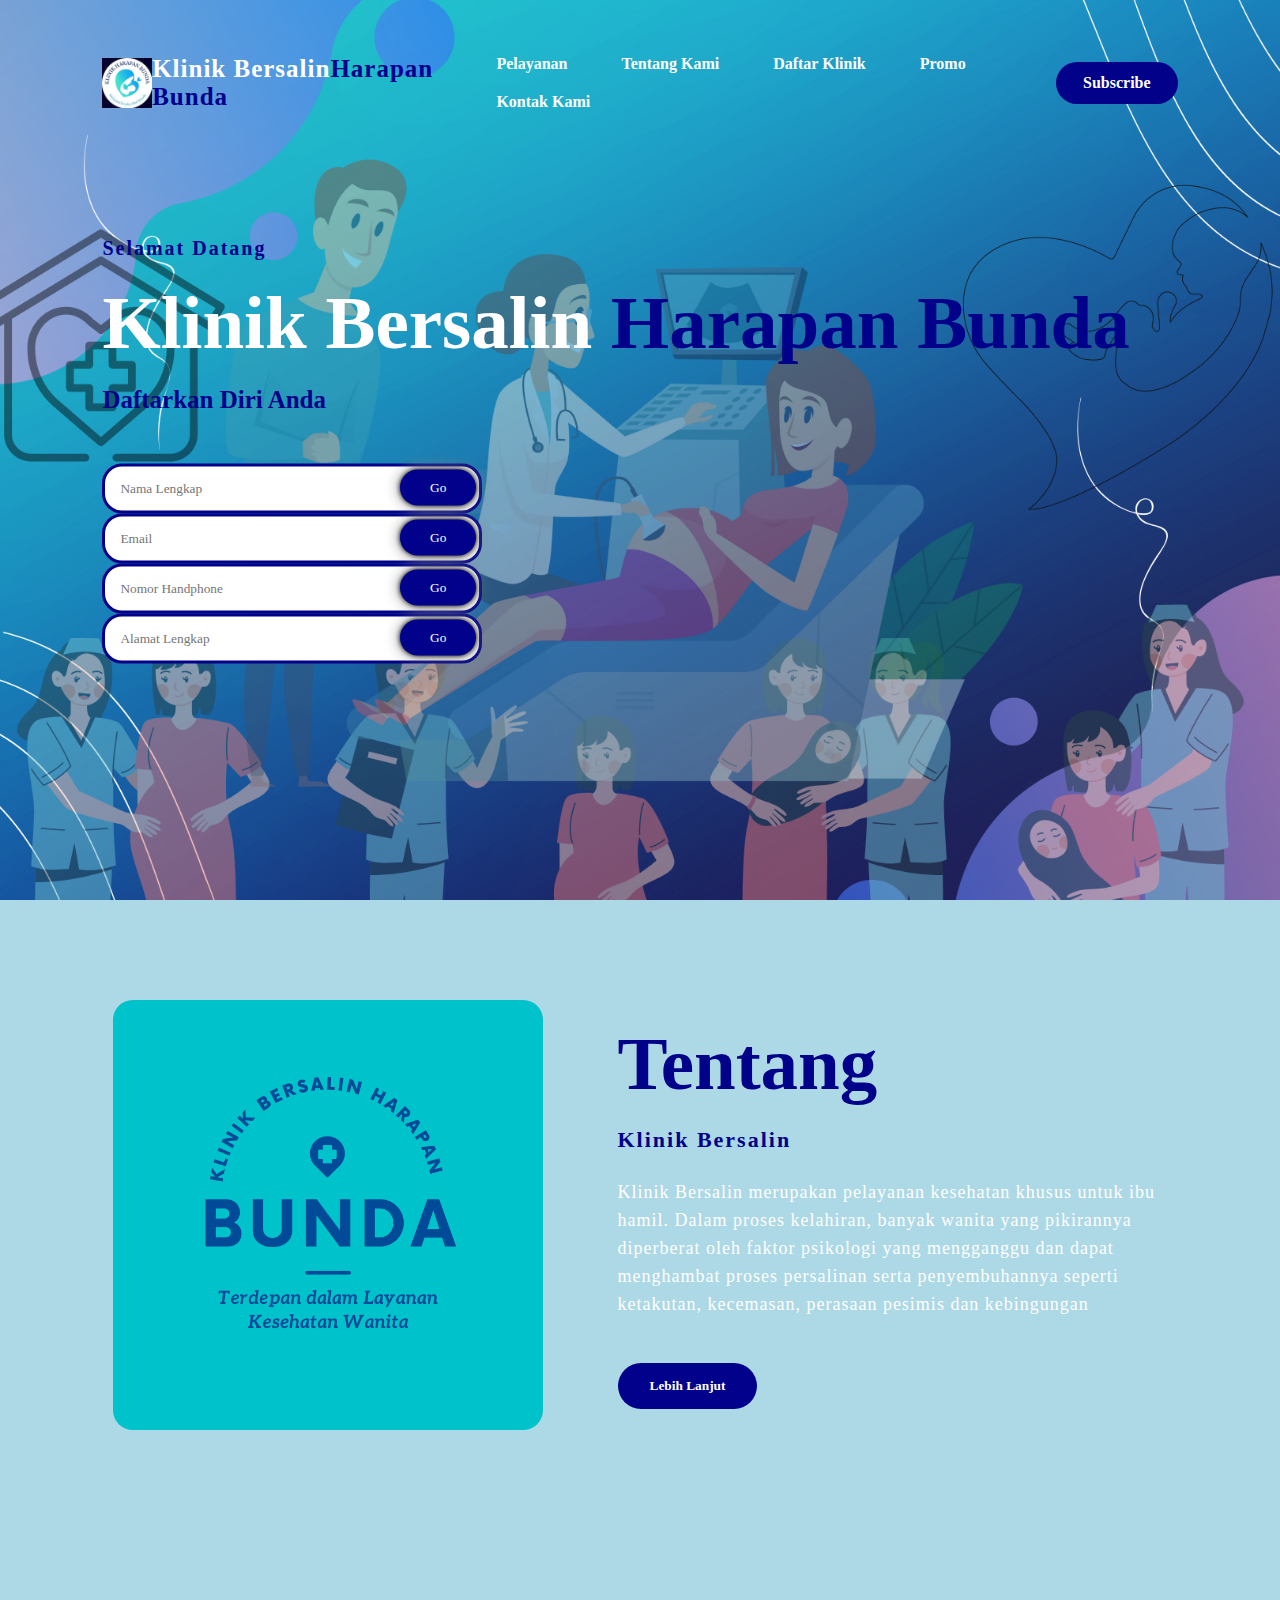
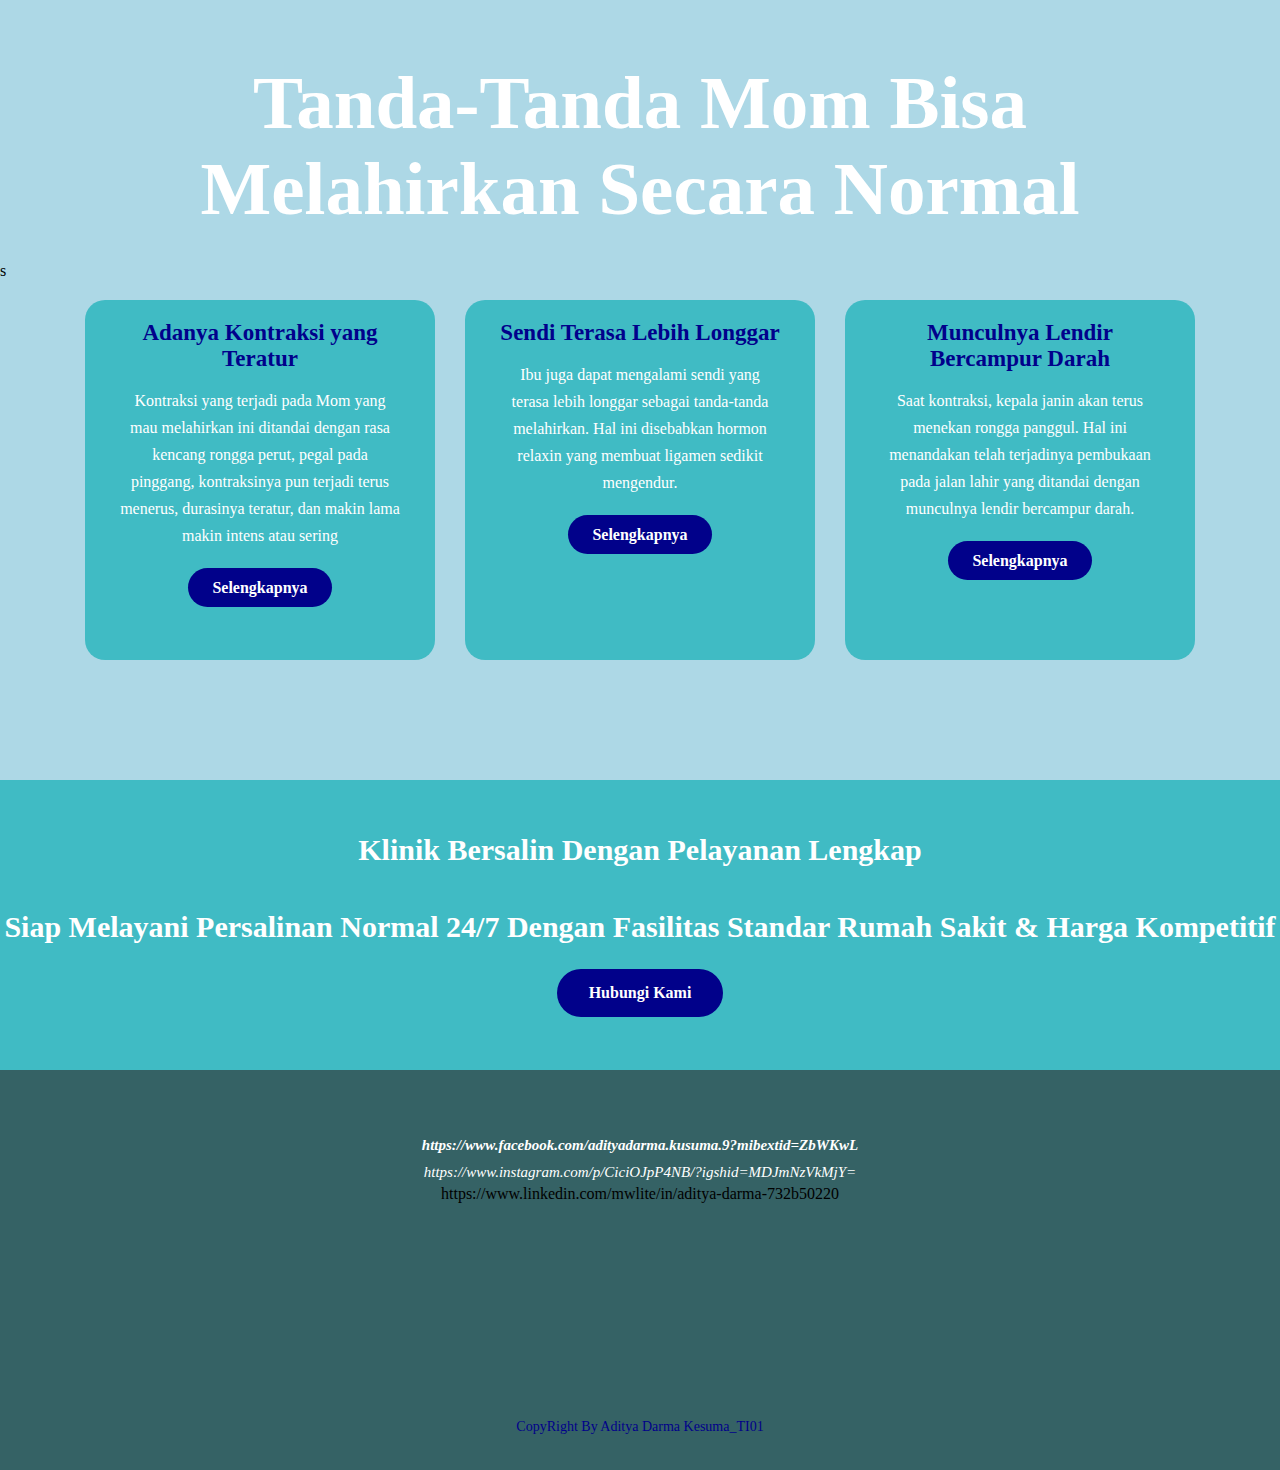
<file: index.html>
<!DOCTYPE html>
<html>
<head>
	<title>Klinik Bersalin</title>
	<link rel="stylesheet" type="text/css" href="css/style.css">

	<link rel="preconnect" href="https://fonts.gstatic.com">
  <link href="https://fonts.googleapis.com/css2?family=Josefin+Sans:ital,wght@0,100;0,200;0,300;0,400;0,500;0,600;0,700;1,100;1,200;1,300;1,400;1,500;1,600;1,700&display=swap" rel="stylesheet">

  <link rel="stylesheet" href="https://cdnjs.cloudflare.com/ajax/libs/font-awesome/5.15.3/css/all.min.css" integrity="sha512-iBBXm8fW90+nuLcSKlbmrPcLa0OT92xO1BIsZ+ywDWZCvqsWgccV3gFoRBv0z+8dLJgyAHIhR35VZc2oM/gI1w==" crossorigin="anonymous" referrerpolicy="no-referrer" />

</head>
<body>
	<!----Section start---->

	<div class="hero">
		<nav>
			<img class="img" src="img/download.jpg" alt="">
			<h2 class="logo">Klinik Bersalin<span>Harapan Bunda</span></h2>
			<ul>
				<li><a href="#">Pelayanan</a></li>
				<li><a href="#">Tentang Kami</a></li>
				<li><a href="#">Daftar Klinik</a></li>
				<li><a href="#">Promo</a></li>
				<li><a href="#">Kontak Kami</a></li>
			</ul>
			<a href="#" class="btn">Subscribe</a>
		</nav>

		<div class="content">
			<h4>Selamat Datang</h4>
			<h1>Klinik Bersalin <span>Harapan Bunda</span></h1>
			<h3>Daftarkan Diri Anda</h3>
			<div class="newslatter">
				<form>
					<input type="email" name="email" id="mail" placeholder="Nama Lengkap">
					<input type="submit" name="submit" value="Go">
				</form>
				<form>
					<input type="text" name="Nama" id="nama" placeholder="Email">
					<input type="submit" name="submit" value="Go">
				</form>
				<form>
					<input type="name" name="nama" id="" placeholder="Nomor Handphone">
					<input type="submit" name="submit" value="Go">
				</form>
				<form>
					<input type="text" name="alamat" placeholder="Alamat Lengkap">
					<input type="submit" name="submit" value="Go">
				</form>
			</div>
		</div>
	</div>

	<!----About section start---->
<article>
	<section class="about">
		<div class="main">
			<img class="logo2" src="img/logo.png">
			<div class="about-text">
				<h2>Tentang</h2>
				<h5><span>Klinik Bersalin</span></h5>
				<p>Klinik Bersalin merupakan pelayanan kesehatan khusus untuk ibu hamil. Dalam proses kelahiran, banyak wanita yang pikirannya diperberat oleh faktor psikologi yang mengganggu dan dapat menghambat proses persalinan serta penyembuhannya seperti ketakutan, kecemasan, perasaan pesimis dan kebingungan</p>
				<button type="button">Lebih Lanjut</button>
			</div>
		</div>
	</section>
</article>
	<!-----service section start----------->
	<div class="service">
		<div class="title">
			<h2>Tanda-Tanda Mom Bisa Melahirkan Secara Normal</h2>s
		</div>

		<div class="box">
			<div class="card">
				<h5>Adanya Kontraksi yang Teratur</h5>
				<div class="pra">
					<p>Kontraksi yang terjadi pada Mom yang mau melahirkan ini ditandai dengan rasa kencang rongga perut, pegal pada pinggang, kontraksinya pun terjadi terus menerus, durasinya teratur, dan makin lama makin intens atau sering</p>

					<p style="text-align: center;">
						<a class="button" href="#">Selengkapnya</a>
					</p>
				</div>
			</div>

			<div class="card">
				<h5>Sendi Terasa Lebih Longgar</h5>
				<div class="pra">
					<p>Ibu juga dapat mengalami sendi yang terasa lebih longgar sebagai tanda-tanda melahirkan. Hal ini disebabkan hormon relaxin yang membuat ligamen sedikit mengendur.</p>

					<p style="text-align: center;">
						<a class="button" href="#">Selengkapnya</a>
					</p>
				</div>
			</div>

			<div class="card">
				<h5>Munculnya Lendir Bercampur Darah</h5>
				<div class="pra">
					<p>Saat kontraksi, kepala janin akan terus menekan rongga panggul. Hal ini menandakan telah terjadinya pembukaan pada jalan lahir yang ditandai dengan munculnya lendir bercampur darah. </p>

					<p style="text-align: center;">
						<a class="button" href="#">Selengkapnya</a>
					</p>
				</div>
			</div>
		</div>
	</div>

	<!------Contact Me------>
	<div class="contact-me">
		<p>Klinik Bersalin Dengan Pelayanan Lengkap</p>
		<br>
		<p>Siap Melayani Persalinan Normal 24/7 
			Dengan Fasilitas Standar Rumah Sakit & Harga Kompetitif</p>
		<a class="button-two" href="#">Hubungi Kami</a>
	</div>

	<!------footer start--------->
	<footer class="media">
		<p><i class="fab fa-facebook-f">https://www.facebook.com/adityadarma.kusuma.9?mibextid=ZbWKwL</i></p>
		<p><i class="fab fa-instagram">https://www.instagram.com/p/CiciOJpP4NB/?igshid=MDJmNzVkMjY=</i></p>
		<p><i class="fab fa-linkedin"></i>https://www.linkedin.com/mwlite/in/aditya-darma-732b50220</p>
		<div class="social">
			<iframe width="200px" height="200px" src="https://www.youtube.com/embed/MrtrAduIPXw" title="YouTube video player" frameborder="0" allow="accelerometer; autoplay; clipboard-write; encrypted-media; gyroscope; picture-in-picture" allowfullscreen></iframe>	
		</div>
		<p class="end">CopyRight By Aditya Darma Kesuma_TI01</p>
	</footer>
</body>
</html>
</file>
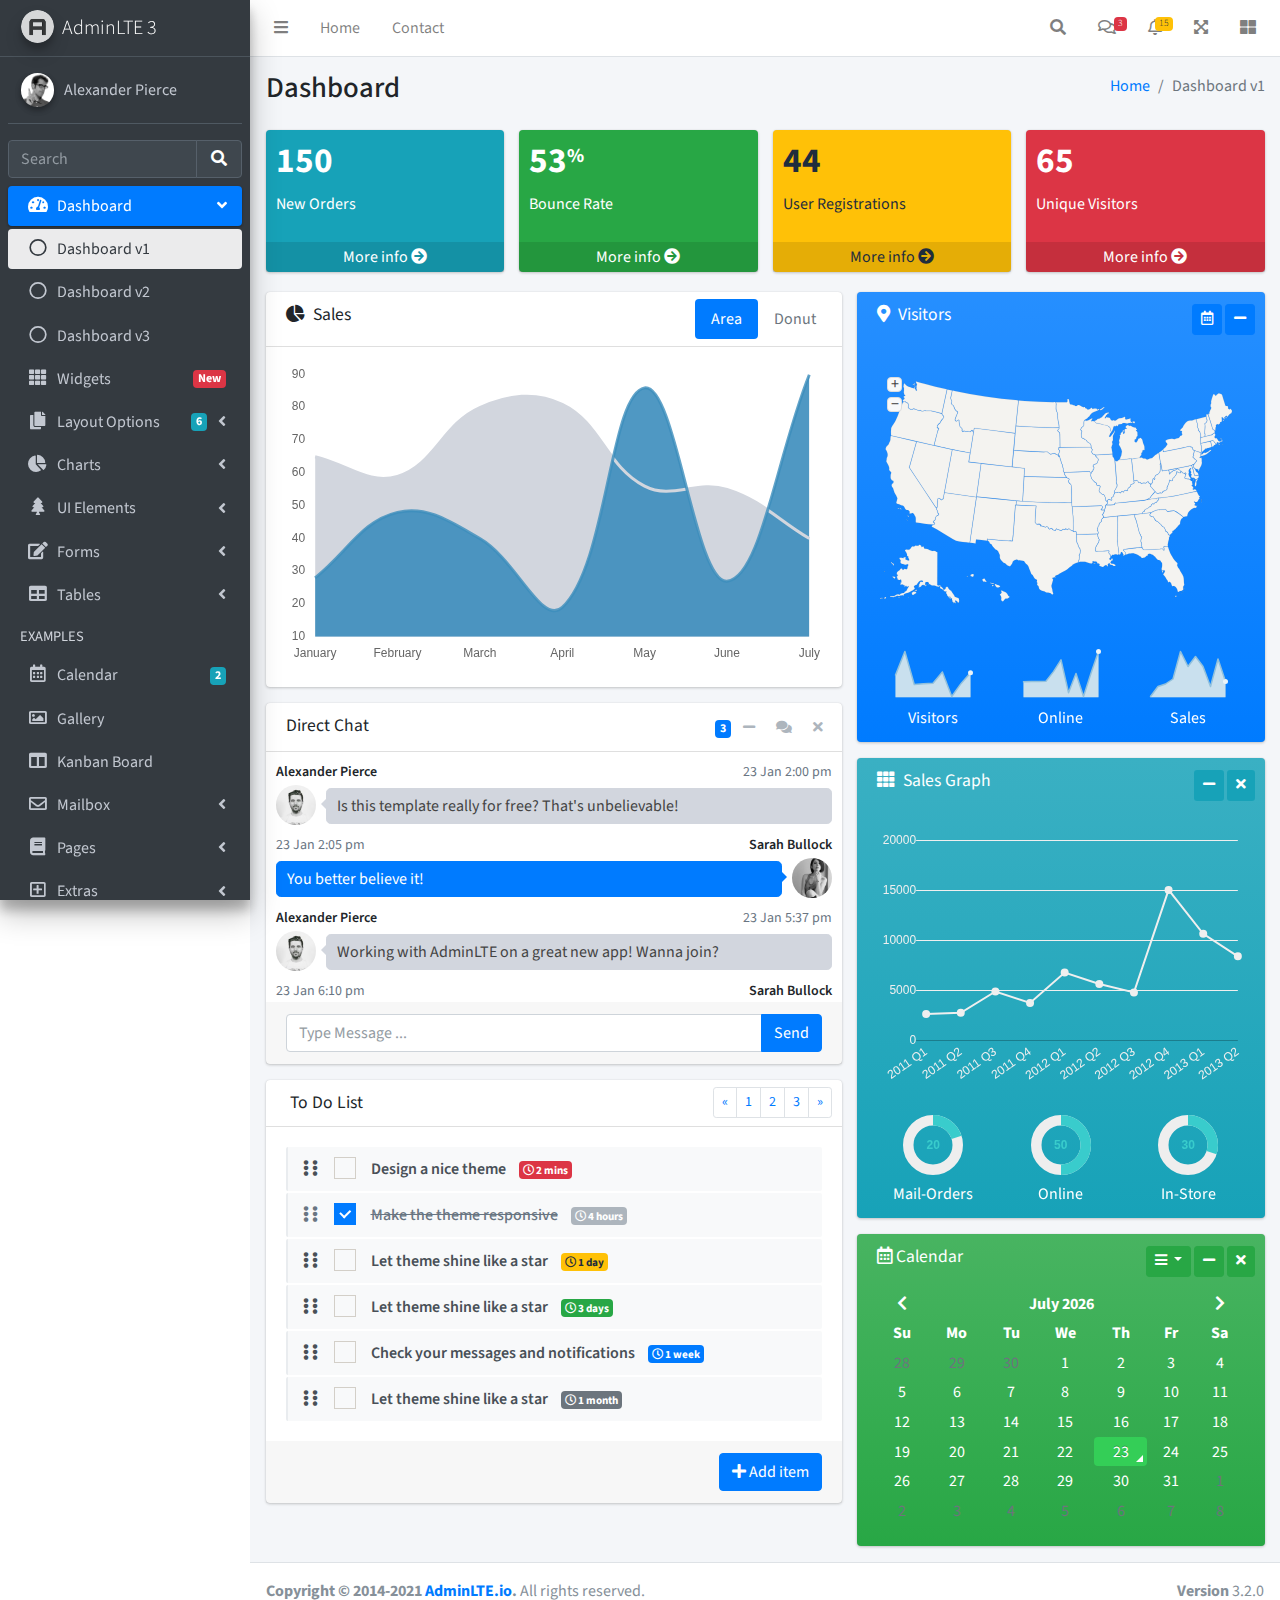
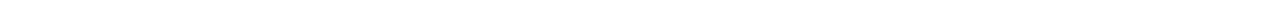
<file: dashboard.html>
<!DOCTYPE html>
<html lang="en">
<head>
  <meta charset="utf-8">
  <meta name="viewport" content="width=device-width, initial-scale=1">
  <title>AdminLTE 3 | Dashboard</title>

  <!-- Google Font: Source Sans Pro -->
  <link rel="stylesheet" href="https://fonts.googleapis.com/css?family=Source+Sans+Pro:300,400,400i,700&display=fallback">
  <!-- Font Awesome -->
  <link rel="stylesheet" href="plugins/fontawesome-free/css/all.min.css">
  <!-- Ionicons -->
  <link rel="stylesheet" href="https://code.ionicframework.com/ionicons/2.0.1/css/ionicons.min.css">
  <!-- Tempusdominus Bootstrap 4 -->
  <link rel="stylesheet" href="plugins/tempusdominus-bootstrap-4/css/tempusdominus-bootstrap-4.min.css">
  <!-- iCheck -->
  <link rel="stylesheet" href="plugins/icheck-bootstrap/icheck-bootstrap.min.css">
  <!-- JQVMap -->
  <link rel="stylesheet" href="plugins/jqvmap/jqvmap.min.css">
  <!-- Theme style -->
  <link rel="stylesheet" href="dist/css/adminlte.min.css">
  <!-- overlayScrollbars -->
  <link rel="stylesheet" href="plugins/overlayScrollbars/css/OverlayScrollbars.min.css">
  <!-- Daterange picker -->
  <link rel="stylesheet" href="plugins/daterangepicker/daterangepicker.css">
  <!-- summernote -->
  <link rel="stylesheet" href="plugins/summernote/summernote-bs4.min.css">
</head>
<body class="hold-transition sidebar-mini layout-fixed">
<div class="wrapper">

  <!-- Preloader -->
  <div class="preloader flex-column justify-content-center align-items-center">
    <img class="animation__shake" src="dist/img/AdminLTELogo.png" alt="AdminLTELogo" height="60" width="60">
  </div>

  <!-- Navbar -->
  <nav class="main-header navbar navbar-expand navbar-white navbar-light">
    <!-- Left navbar links -->
    <ul class="navbar-nav">
      <li class="nav-item">
        <a class="nav-link" data-widget="pushmenu" href="#" role="button"><i class="fas fa-bars"></i></a>
      </li>
      <li class="nav-item d-none d-sm-inline-block">
        <a href="index3.html" class="nav-link">Home</a>
      </li>
      <li class="nav-item d-none d-sm-inline-block">
        <a href="#" class="nav-link">Contact</a>
      </li>
    </ul>

    <!-- Right navbar links -->
    <ul class="navbar-nav ml-auto">
      <!-- Navbar Search -->
      <li class="nav-item">
        <a class="nav-link" data-widget="navbar-search" href="#" role="button">
          <i class="fas fa-search"></i>
        </a>
        <div class="navbar-search-block">
          <form class="form-inline">
            <div class="input-group input-group-sm">
              <input class="form-control form-control-navbar" type="search" placeholder="Search" aria-label="Search">
              <div class="input-group-append">
                <button class="btn btn-navbar" type="submit">
                  <i class="fas fa-search"></i>
                </button>
                <button class="btn btn-navbar" type="button" data-widget="navbar-search">
                  <i class="fas fa-times"></i>
                </button>
              </div>
            </div>
          </form>
        </div>
      </li>

      <!-- Messages Dropdown Menu -->
      <li class="nav-item dropdown">
        <a class="nav-link" data-toggle="dropdown" href="#">
          <i class="far fa-comments"></i>
          <span class="badge badge-danger navbar-badge">3</span>
        </a>
        <div class="dropdown-menu dropdown-menu-lg dropdown-menu-right">
          <a href="#" class="dropdown-item">
            <!-- Message Start -->
            <div class="media">
              <img src="dist/img/user1-128x128.jpg" alt="User Avatar" class="img-size-50 mr-3 img-circle">
              <div class="media-body">
                <h3 class="dropdown-item-title">
                  Brad Diesel
                  <span class="float-right text-sm text-danger"><i class="fas fa-star"></i></span>
                </h3>
                <p class="text-sm">Call me whenever you can...</p>
                <p class="text-sm text-muted"><i class="far fa-clock mr-1"></i> 4 Hours Ago</p>
              </div>
            </div>
            <!-- Message End -->
          </a>
          <div class="dropdown-divider"></div>
          <a href="#" class="dropdown-item">
            <!-- Message Start -->
            <div class="media">
              <img src="dist/img/user8-128x128.jpg" alt="User Avatar" class="img-size-50 img-circle mr-3">
              <div class="media-body">
                <h3 class="dropdown-item-title">
                  John Pierce
                  <span class="float-right text-sm text-muted"><i class="fas fa-star"></i></span>
                </h3>
                <p class="text-sm">I got your message bro</p>
                <p class="text-sm text-muted"><i class="far fa-clock mr-1"></i> 4 Hours Ago</p>
              </div>
            </div>
            <!-- Message End -->
          </a>
          <div class="dropdown-divider"></div>
          <a href="#" class="dropdown-item">
            <!-- Message Start -->
            <div class="media">
              <img src="dist/img/user3-128x128.jpg" alt="User Avatar" class="img-size-50 img-circle mr-3">
              <div class="media-body">
                <h3 class="dropdown-item-title">
                  Nora Silvester
                  <span class="float-right text-sm text-warning"><i class="fas fa-star"></i></span>
                </h3>
                <p class="text-sm">The subject goes here</p>
                <p class="text-sm text-muted"><i class="far fa-clock mr-1"></i> 4 Hours Ago</p>
              </div>
            </div>
            <!-- Message End -->
          </a>
          <div class="dropdown-divider"></div>
          <a href="#" class="dropdown-item dropdown-footer">See All Messages</a>
        </div>
      </li>
      <!-- Notifications Dropdown Menu -->
      <li class="nav-item dropdown">
        <a class="nav-link" data-toggle="dropdown" href="#">
          <i class="far fa-bell"></i>
          <span class="badge badge-warning navbar-badge">15</span>
        </a>
        <div class="dropdown-menu dropdown-menu-lg dropdown-menu-right">
          <span class="dropdown-item dropdown-header">15 Notifications</span>
          <div class="dropdown-divider"></div>
          <a href="#" class="dropdown-item">
            <i class="fas fa-envelope mr-2"></i> 4 new messages
            <span class="float-right text-muted text-sm">3 mins</span>
          </a>
          <div class="dropdown-divider"></div>
          <a href="#" class="dropdown-item">
            <i class="fas fa-users mr-2"></i> 8 friend requests
            <span class="float-right text-muted text-sm">12 hours</span>
          </a>
          <div class="dropdown-divider"></div>
          <a href="#" class="dropdown-item">
            <i class="fas fa-file mr-2"></i> 3 new reports
            <span class="float-right text-muted text-sm">2 days</span>
          </a>
          <div class="dropdown-divider"></div>
          <a href="#" class="dropdown-item dropdown-footer">See All Notifications</a>
        </div>
      </li>
      <li class="nav-item">
        <a class="nav-link" data-widget="fullscreen" href="#" role="button">
          <i class="fas fa-expand-arrows-alt"></i>
        </a>
      </li>
      <li class="nav-item">
        <a class="nav-link" data-widget="control-sidebar" data-controlsidebar-slide="true" href="#" role="button">
          <i class="fas fa-th-large"></i>
        </a>
      </li>
    </ul>
  </nav>
  <!-- /.navbar -->

  <!-- Main Sidebar Container -->
  <aside class="main-sidebar sidebar-dark-primary elevation-4">
    <!-- Brand Logo -->
    <a href="index3.html" class="brand-link">
      <img src="dist/img/AdminLTELogo.png" alt="AdminLTE Logo" class="brand-image img-circle elevation-3" style="opacity: .8">
      <span class="brand-text font-weight-light">AdminLTE 3</span>
    </a>

    <!-- Sidebar -->
    <div class="sidebar">
      <!-- Sidebar user panel (optional) -->
      <div class="user-panel mt-3 pb-3 mb-3 d-flex">
        <div class="image">
          <img src="dist/img/user2-160x160.jpg" class="img-circle elevation-2" alt="User Image">
        </div>
        <div class="info">
          <a href="#" class="d-block">Alexander Pierce</a>
        </div>
      </div>

      <!-- SidebarSearch Form -->
      <div class="form-inline">
        <div class="input-group" data-widget="sidebar-search">
          <input class="form-control form-control-sidebar" type="search" placeholder="Search" aria-label="Search">
          <div class="input-group-append">
            <button class="btn btn-sidebar">
              <i class="fas fa-search fa-fw"></i>
            </button>
          </div>
        </div>
      </div>

      <!-- Sidebar Menu -->
      <nav class="mt-2">
        <ul class="nav nav-pills nav-sidebar flex-column" data-widget="treeview" role="menu" data-accordion="false">
          <!-- Add icons to the links using the .nav-icon class
               with font-awesome or any other icon font library -->
          <li class="nav-item menu-open">
            <a href="#" class="nav-link active">
              <i class="nav-icon fas fa-tachometer-alt"></i>
              <p>
                Dashboard
                <i class="right fas fa-angle-left"></i>
              </p>
            </a>
            <ul class="nav nav-treeview">
              <li class="nav-item">
                <a href="./index.html" class="nav-link active">
                  <i class="far fa-circle nav-icon"></i>
                  <p>Dashboard v1</p>
                </a>
              </li>
              <li class="nav-item">
                <a href="./index2.html" class="nav-link">
                  <i class="far fa-circle nav-icon"></i>
                  <p>Dashboard v2</p>
                </a>
              </li>
              <li class="nav-item">
                <a href="./index3.html" class="nav-link">
                  <i class="far fa-circle nav-icon"></i>
                  <p>Dashboard v3</p>
                </a>
              </li>
            </ul>
          </li>
          <li class="nav-item">
            <a href="pages/widgets.html" class="nav-link">
              <i class="nav-icon fas fa-th"></i>
              <p>
                Widgets
                <span class="right badge badge-danger">New</span>
              </p>
            </a>
          </li>
          <li class="nav-item">
            <a href="#" class="nav-link">
              <i class="nav-icon fas fa-copy"></i>
              <p>
                Layout Options
                <i class="fas fa-angle-left right"></i>
                <span class="badge badge-info right">6</span>
              </p>
            </a>
            <ul class="nav nav-treeview">
              <li class="nav-item">
                <a href="pages/layout/top-nav.html" class="nav-link">
                  <i class="far fa-circle nav-icon"></i>
                  <p>Top Navigation</p>
                </a>
              </li>
              <li class="nav-item">
                <a href="pages/layout/top-nav-sidebar.html" class="nav-link">
                  <i class="far fa-circle nav-icon"></i>
                  <p>Top Navigation + Sidebar</p>
                </a>
              </li>
              <li class="nav-item">
                <a href="pages/layout/boxed.html" class="nav-link">
                  <i class="far fa-circle nav-icon"></i>
                  <p>Boxed</p>
                </a>
              </li>
              <li class="nav-item">
                <a href="pages/layout/fixed-sidebar.html" class="nav-link">
                  <i class="far fa-circle nav-icon"></i>
                  <p>Fixed Sidebar</p>
                </a>
              </li>
              <li class="nav-item">
                <a href="pages/layout/fixed-sidebar-custom.html" class="nav-link">
                  <i class="far fa-circle nav-icon"></i>
                  <p>Fixed Sidebar <small>+ Custom Area</small></p>
                </a>
              </li>
              <li class="nav-item">
                <a href="pages/layout/fixed-topnav.html" class="nav-link">
                  <i class="far fa-circle nav-icon"></i>
                  <p>Fixed Navbar</p>
                </a>
              </li>
              <li class="nav-item">
                <a href="pages/layout/fixed-footer.html" class="nav-link">
                  <i class="far fa-circle nav-icon"></i>
                  <p>Fixed Footer</p>
                </a>
              </li>
              <li class="nav-item">
                <a href="pages/layout/collapsed-sidebar.html" class="nav-link">
                  <i class="far fa-circle nav-icon"></i>
                  <p>Collapsed Sidebar</p>
                </a>
              </li>
            </ul>
          </li>
          <li class="nav-item">
            <a href="#" class="nav-link">
              <i class="nav-icon fas fa-chart-pie"></i>
              <p>
                Charts
                <i class="right fas fa-angle-left"></i>
              </p>
            </a>
            <ul class="nav nav-treeview">
              <li class="nav-item">
                <a href="pages/charts/chartjs.html" class="nav-link">
                  <i class="far fa-circle nav-icon"></i>
                  <p>ChartJS</p>
                </a>
              </li>
              <li class="nav-item">
                <a href="pages/charts/flot.html" class="nav-link">
                  <i class="far fa-circle nav-icon"></i>
                  <p>Flot</p>
                </a>
              </li>
              <li class="nav-item">
                <a href="pages/charts/inline.html" class="nav-link">
                  <i class="far fa-circle nav-icon"></i>
                  <p>Inline</p>
                </a>
              </li>
              <li class="nav-item">
                <a href="pages/charts/uplot.html" class="nav-link">
                  <i class="far fa-circle nav-icon"></i>
                  <p>uPlot</p>
                </a>
              </li>
            </ul>
          </li>
          <li class="nav-item">
            <a href="#" class="nav-link">
              <i class="nav-icon fas fa-tree"></i>
              <p>
                UI Elements
                <i class="fas fa-angle-left right"></i>
              </p>
            </a>
            <ul class="nav nav-treeview">
              <li class="nav-item">
                <a href="pages/UI/general.html" class="nav-link">
                  <i class="far fa-circle nav-icon"></i>
                  <p>General</p>
                </a>
              </li>
              <li class="nav-item">
                <a href="pages/UI/icons.html" class="nav-link">
                  <i class="far fa-circle nav-icon"></i>
                  <p>Icons</p>
                </a>
              </li>
              <li class="nav-item">
                <a href="pages/UI/buttons.html" class="nav-link">
                  <i class="far fa-circle nav-icon"></i>
                  <p>Buttons</p>
                </a>
              </li>
              <li class="nav-item">
                <a href="pages/UI/sliders.html" class="nav-link">
                  <i class="far fa-circle nav-icon"></i>
                  <p>Sliders</p>
                </a>
              </li>
              <li class="nav-item">
                <a href="pages/UI/modals.html" class="nav-link">
                  <i class="far fa-circle nav-icon"></i>
                  <p>Modals & Alerts</p>
                </a>
              </li>
              <li class="nav-item">
                <a href="pages/UI/navbar.html" class="nav-link">
                  <i class="far fa-circle nav-icon"></i>
                  <p>Navbar & Tabs</p>
                </a>
              </li>
              <li class="nav-item">
                <a href="pages/UI/timeline.html" class="nav-link">
                  <i class="far fa-circle nav-icon"></i>
                  <p>Timeline</p>
                </a>
              </li>
              <li class="nav-item">
                <a href="pages/UI/ribbons.html" class="nav-link">
                  <i class="far fa-circle nav-icon"></i>
                  <p>Ribbons</p>
                </a>
              </li>
            </ul>
          </li>
          <li class="nav-item">
            <a href="#" class="nav-link">
              <i class="nav-icon fas fa-edit"></i>
              <p>
                Forms
                <i class="fas fa-angle-left right"></i>
              </p>
            </a>
            <ul class="nav nav-treeview">
              <li class="nav-item">
                <a href="pages/forms/general.html" class="nav-link">
                  <i class="far fa-circle nav-icon"></i>
                  <p>General Elements</p>
                </a>
              </li>
              <li class="nav-item">
                <a href="pages/forms/advanced.html" class="nav-link">
                  <i class="far fa-circle nav-icon"></i>
                  <p>Advanced Elements</p>
                </a>
              </li>
              <li class="nav-item">
                <a href="pages/forms/editors.html" class="nav-link">
                  <i class="far fa-circle nav-icon"></i>
                  <p>Editors</p>
                </a>
              </li>
              <li class="nav-item">
                <a href="pages/forms/validation.html" class="nav-link">
                  <i class="far fa-circle nav-icon"></i>
                  <p>Validation</p>
                </a>
              </li>
            </ul>
          </li>
          <li class="nav-item">
            <a href="#" class="nav-link">
              <i class="nav-icon fas fa-table"></i>
              <p>
                Tables
                <i class="fas fa-angle-left right"></i>
              </p>
            </a>
            <ul class="nav nav-treeview">
              <li class="nav-item">
                <a href="pages/tables/simple.html" class="nav-link">
                  <i class="far fa-circle nav-icon"></i>
                  <p>Simple Tables</p>
                </a>
              </li>
              <li class="nav-item">
                <a href="pages/tables/data.html" class="nav-link">
                  <i class="far fa-circle nav-icon"></i>
                  <p>DataTables</p>
                </a>
              </li>
              <li class="nav-item">
                <a href="pages/tables/jsgrid.html" class="nav-link">
                  <i class="far fa-circle nav-icon"></i>
                  <p>jsGrid</p>
                </a>
              </li>
            </ul>
          </li>
          <li class="nav-header">EXAMPLES</li>
          <li class="nav-item">
            <a href="pages/calendar.html" class="nav-link">
              <i class="nav-icon far fa-calendar-alt"></i>
              <p>
                Calendar
                <span class="badge badge-info right">2</span>
              </p>
            </a>
          </li>
          <li class="nav-item">
            <a href="pages/gallery.html" class="nav-link">
              <i class="nav-icon far fa-image"></i>
              <p>
                Gallery
              </p>
            </a>
          </li>
          <li class="nav-item">
            <a href="pages/kanban.html" class="nav-link">
              <i class="nav-icon fas fa-columns"></i>
              <p>
                Kanban Board
              </p>
            </a>
          </li>
          <li class="nav-item">
            <a href="#" class="nav-link">
              <i class="nav-icon far fa-envelope"></i>
              <p>
                Mailbox
                <i class="fas fa-angle-left right"></i>
              </p>
            </a>
            <ul class="nav nav-treeview">
              <li class="nav-item">
                <a href="pages/mailbox/mailbox.html" class="nav-link">
                  <i class="far fa-circle nav-icon"></i>
                  <p>Inbox</p>
                </a>
              </li>
              <li class="nav-item">
                <a href="pages/mailbox/compose.html" class="nav-link">
                  <i class="far fa-circle nav-icon"></i>
                  <p>Compose</p>
                </a>
              </li>
              <li class="nav-item">
                <a href="pages/mailbox/read-mail.html" class="nav-link">
                  <i class="far fa-circle nav-icon"></i>
                  <p>Read</p>
                </a>
              </li>
            </ul>
          </li>
          <li class="nav-item">
            <a href="#" class="nav-link">
              <i class="nav-icon fas fa-book"></i>
              <p>
                Pages
                <i class="fas fa-angle-left right"></i>
              </p>
            </a>
            <ul class="nav nav-treeview">
              <li class="nav-item">
                <a href="pages/examples/invoice.html" class="nav-link">
                  <i class="far fa-circle nav-icon"></i>
                  <p>Invoice</p>
                </a>
              </li>
              <li class="nav-item">
                <a href="pages/examples/profile.html" class="nav-link">
                  <i class="far fa-circle nav-icon"></i>
                  <p>Profile</p>
                </a>
              </li>
              <li class="nav-item">
                <a href="pages/examples/e-commerce.html" class="nav-link">
                  <i class="far fa-circle nav-icon"></i>
                  <p>E-commerce</p>
                </a>
              </li>
              <li class="nav-item">
                <a href="pages/examples/projects.html" class="nav-link">
                  <i class="far fa-circle nav-icon"></i>
                  <p>Projects</p>
                </a>
              </li>
              <li class="nav-item">
                <a href="pages/examples/project-add.html" class="nav-link">
                  <i class="far fa-circle nav-icon"></i>
                  <p>Project Add</p>
                </a>
              </li>
              <li class="nav-item">
                <a href="pages/examples/project-edit.html" class="nav-link">
                  <i class="far fa-circle nav-icon"></i>
                  <p>Project Edit</p>
                </a>
              </li>
              <li class="nav-item">
                <a href="pages/examples/project-detail.html" class="nav-link">
                  <i class="far fa-circle nav-icon"></i>
                  <p>Project Detail</p>
                </a>
              </li>
              <li class="nav-item">
                <a href="pages/examples/contacts.html" class="nav-link">
                  <i class="far fa-circle nav-icon"></i>
                  <p>Contacts</p>
                </a>
              </li>
              <li class="nav-item">
                <a href="pages/examples/faq.html" class="nav-link">
                  <i class="far fa-circle nav-icon"></i>
                  <p>FAQ</p>
                </a>
              </li>
              <li class="nav-item">
                <a href="pages/examples/contact-us.html" class="nav-link">
                  <i class="far fa-circle nav-icon"></i>
                  <p>Contact us</p>
                </a>
              </li>
            </ul>
          </li>
          <li class="nav-item">
            <a href="#" class="nav-link">
              <i class="nav-icon far fa-plus-square"></i>
              <p>
                Extras
                <i class="fas fa-angle-left right"></i>
              </p>
            </a>
            <ul class="nav nav-treeview">
              <li class="nav-item">
                <a href="#" class="nav-link">
                  <i class="far fa-circle nav-icon"></i>
                  <p>
                    Login & Register v1
                    <i class="fas fa-angle-left right"></i>
                  </p>
                </a>
                <ul class="nav nav-treeview">
                  <li class="nav-item">
                    <a href="pages/examples/login.html" class="nav-link">
                      <i class="far fa-circle nav-icon"></i>
                      <p>Login v1</p>
                    </a>
                  </li>
                  <li class="nav-item">
                    <a href="pages/examples/register.html" class="nav-link">
                      <i class="far fa-circle nav-icon"></i>
                      <p>Register v1</p>
                    </a>
                  </li>
                  <li class="nav-item">
                    <a href="pages/examples/forgot-password.html" class="nav-link">
                      <i class="far fa-circle nav-icon"></i>
                      <p>Forgot Password v1</p>
                    </a>
                  </li>
                  <li class="nav-item">
                    <a href="pages/examples/recover-password.html" class="nav-link">
                      <i class="far fa-circle nav-icon"></i>
                      <p>Recover Password v1</p>
                    </a>
                  </li>
                </ul>
              </li>
              <li class="nav-item">
                <a href="#" class="nav-link">
                  <i class="far fa-circle nav-icon"></i>
                  <p>
                    Login & Register v2
                    <i class="fas fa-angle-left right"></i>
                  </p>
                </a>
                <ul class="nav nav-treeview">
                  <li class="nav-item">
                    <a href="pages/examples/login-v2.html" class="nav-link">
                      <i class="far fa-circle nav-icon"></i>
                      <p>Login v2</p>
                    </a>
                  </li>
                  <li class="nav-item">
                    <a href="pages/examples/register-v2.html" class="nav-link">
                      <i class="far fa-circle nav-icon"></i>
                      <p>Register v2</p>
                    </a>
                  </li>
                  <li class="nav-item">
                    <a href="pages/examples/forgot-password-v2.html" class="nav-link">
                      <i class="far fa-circle nav-icon"></i>
                      <p>Forgot Password v2</p>
                    </a>
                  </li>
                  <li class="nav-item">
                    <a href="pages/examples/recover-password-v2.html" class="nav-link">
                      <i class="far fa-circle nav-icon"></i>
                      <p>Recover Password v2</p>
                    </a>
                  </li>
                </ul>
              </li>
              <li class="nav-item">
                <a href="pages/examples/lockscreen.html" class="nav-link">
                  <i class="far fa-circle nav-icon"></i>
                  <p>Lockscreen</p>
                </a>
              </li>
              <li class="nav-item">
                <a href="pages/examples/legacy-user-menu.html" class="nav-link">
                  <i class="far fa-circle nav-icon"></i>
                  <p>Legacy User Menu</p>
                </a>
              </li>
              <li class="nav-item">
                <a href="pages/examples/language-menu.html" class="nav-link">
                  <i class="far fa-circle nav-icon"></i>
                  <p>Language Menu</p>
                </a>
              </li>
              <li class="nav-item">
                <a href="pages/examples/404.html" class="nav-link">
                  <i class="far fa-circle nav-icon"></i>
                  <p>Error 404</p>
                </a>
              </li>
              <li class="nav-item">
                <a href="pages/examples/500.html" class="nav-link">
                  <i class="far fa-circle nav-icon"></i>
                  <p>Error 500</p>
                </a>
              </li>
              <li class="nav-item">
                <a href="pages/examples/pace.html" class="nav-link">
                  <i class="far fa-circle nav-icon"></i>
                  <p>Pace</p>
                </a>
              </li>
              <li class="nav-item">
                <a href="pages/examples/blank.html" class="nav-link">
                  <i class="far fa-circle nav-icon"></i>
                  <p>Blank Page</p>
                </a>
              </li>
              <li class="nav-item">
                <a href="starter.html" class="nav-link">
                  <i class="far fa-circle nav-icon"></i>
                  <p>Starter Page</p>
                </a>
              </li>
            </ul>
          </li>
          <li class="nav-item">
            <a href="#" class="nav-link">
              <i class="nav-icon fas fa-search"></i>
              <p>
                Search
                <i class="fas fa-angle-left right"></i>
              </p>
            </a>
            <ul class="nav nav-treeview">
              <li class="nav-item">
                <a href="pages/search/simple.html" class="nav-link">
                  <i class="far fa-circle nav-icon"></i>
                  <p>Simple Search</p>
                </a>
              </li>
              <li class="nav-item">
                <a href="pages/search/enhanced.html" class="nav-link">
                  <i class="far fa-circle nav-icon"></i>
                  <p>Enhanced</p>
                </a>
              </li>
            </ul>
          </li>
          <li class="nav-header">MISCELLANEOUS</li>
          <li class="nav-item">
            <a href="iframe.html" class="nav-link">
              <i class="nav-icon fas fa-ellipsis-h"></i>
              <p>Tabbed IFrame Plugin</p>
            </a>
          </li>
          <li class="nav-item">
            <a href="https://adminlte.io/docs/3.1/" class="nav-link">
              <i class="nav-icon fas fa-file"></i>
              <p>Documentation</p>
            </a>
          </li>
          <li class="nav-header">MULTI LEVEL EXAMPLE</li>
          <li class="nav-item">
            <a href="#" class="nav-link">
              <i class="fas fa-circle nav-icon"></i>
              <p>Level 1</p>
            </a>
          </li>
          <li class="nav-item">
            <a href="#" class="nav-link">
              <i class="nav-icon fas fa-circle"></i>
              <p>
                Level 1
                <i class="right fas fa-angle-left"></i>
              </p>
            </a>
            <ul class="nav nav-treeview">
              <li class="nav-item">
                <a href="#" class="nav-link">
                  <i class="far fa-circle nav-icon"></i>
                  <p>Level 2</p>
                </a>
              </li>
              <li class="nav-item">
                <a href="#" class="nav-link">
                  <i class="far fa-circle nav-icon"></i>
                  <p>
                    Level 2
                    <i class="right fas fa-angle-left"></i>
                  </p>
                </a>
                <ul class="nav nav-treeview">
                  <li class="nav-item">
                    <a href="#" class="nav-link">
                      <i class="far fa-dot-circle nav-icon"></i>
                      <p>Level 3</p>
                    </a>
                  </li>
                  <li class="nav-item">
                    <a href="#" class="nav-link">
                      <i class="far fa-dot-circle nav-icon"></i>
                      <p>Level 3</p>
                    </a>
                  </li>
                  <li class="nav-item">
                    <a href="#" class="nav-link">
                      <i class="far fa-dot-circle nav-icon"></i>
                      <p>Level 3</p>
                    </a>
                  </li>
                </ul>
              </li>
              <li class="nav-item">
                <a href="#" class="nav-link">
                  <i class="far fa-circle nav-icon"></i>
                  <p>Level 2</p>
                </a>
              </li>
            </ul>
          </li>
          <li class="nav-item">
            <a href="#" class="nav-link">
              <i class="fas fa-circle nav-icon"></i>
              <p>Level 1</p>
            </a>
          </li>
          <li class="nav-header">LABELS</li>
          <li class="nav-item">
            <a href="#" class="nav-link">
              <i class="nav-icon far fa-circle text-danger"></i>
              <p class="text">Important</p>
            </a>
          </li>
          <li class="nav-item">
            <a href="#" class="nav-link">
              <i class="nav-icon far fa-circle text-warning"></i>
              <p>Warning</p>
            </a>
          </li>
          <li class="nav-item">
            <a href="#" class="nav-link">
              <i class="nav-icon far fa-circle text-info"></i>
              <p>Informational</p>
            </a>
          </li>
        </ul>
      </nav>
      <!-- /.sidebar-menu -->
    </div>
    <!-- /.sidebar -->
  </aside>

  <!-- Content Wrapper. Contains page content -->
  <div class="content-wrapper">
    <!-- Content Header (Page header) -->
    <div class="content-header">
      <div class="container-fluid">
        <div class="row mb-2">
          <div class="col-sm-6">
            <h1 class="m-0">Dashboard</h1>
          </div><!-- /.col -->
          <div class="col-sm-6">
            <ol class="breadcrumb float-sm-right">
              <li class="breadcrumb-item"><a href="#">Home</a></li>
              <li class="breadcrumb-item active">Dashboard v1</li>
            </ol>
          </div><!-- /.col -->
        </div><!-- /.row -->
      </div><!-- /.container-fluid -->
    </div>
    <!-- /.content-header -->

    <!-- Main content -->
    <section class="content">
      <div class="container-fluid">
        <!-- Small boxes (Stat box) -->
        <div class="row">
          <div class="col-lg-3 col-6">
            <!-- small box -->
            <div class="small-box bg-info">
              <div class="inner">
                <h3>150</h3>

                <p>New Orders</p>
              </div>
              <div class="icon">
                <i class="ion ion-bag"></i>
              </div>
              <a href="#" class="small-box-footer">More info <i class="fas fa-arrow-circle-right"></i></a>
            </div>
          </div>
          <!-- ./col -->
          <div class="col-lg-3 col-6">
            <!-- small box -->
            <div class="small-box bg-success">
              <div class="inner">
                <h3>53<sup style="font-size: 20px">%</sup></h3>

                <p>Bounce Rate</p>
              </div>
              <div class="icon">
                <i class="ion ion-stats-bars"></i>
              </div>
              <a href="#" class="small-box-footer">More info <i class="fas fa-arrow-circle-right"></i></a>
            </div>
          </div>
          <!-- ./col -->
          <div class="col-lg-3 col-6">
            <!-- small box -->
            <div class="small-box bg-warning">
              <div class="inner">
                <h3>44</h3>

                <p>User Registrations</p>
              </div>
              <div class="icon">
                <i class="ion ion-person-add"></i>
              </div>
              <a href="#" class="small-box-footer">More info <i class="fas fa-arrow-circle-right"></i></a>
            </div>
          </div>
          <!-- ./col -->
          <div class="col-lg-3 col-6">
            <!-- small box -->
            <div class="small-box bg-danger">
              <div class="inner">
                <h3>65</h3>

                <p>Unique Visitors</p>
              </div>
              <div class="icon">
                <i class="ion ion-pie-graph"></i>
              </div>
              <a href="#" class="small-box-footer">More info <i class="fas fa-arrow-circle-right"></i></a>
            </div>
          </div>
          <!-- ./col -->
        </div>
        <!-- /.row -->
        <!-- Main row -->
        <div class="row">
          <!-- Left col -->
          <section class="col-lg-7 connectedSortable">
            <!-- Custom tabs (Charts with tabs)-->
            <div class="card">
              <div class="card-header">
                <h3 class="card-title">
                  <i class="fas fa-chart-pie mr-1"></i>
                  Sales
                </h3>
                <div class="card-tools">
                  <ul class="nav nav-pills ml-auto">
                    <li class="nav-item">
                      <a class="nav-link active" href="#revenue-chart" data-toggle="tab">Area</a>
                    </li>
                    <li class="nav-item">
                      <a class="nav-link" href="#sales-chart" data-toggle="tab">Donut</a>
                    </li>
                  </ul>
                </div>
              </div><!-- /.card-header -->
              <div class="card-body">
                <div class="tab-content p-0">
                  <!-- Morris chart - Sales -->
                  <div class="chart tab-pane active" id="revenue-chart"
                       style="position: relative; height: 300px;">
                      <canvas id="revenue-chart-canvas" height="300" style="height: 300px;"></canvas>
                   </div>
                  <div class="chart tab-pane" id="sales-chart" style="position: relative; height: 300px;">
                    <canvas id="sales-chart-canvas" height="300" style="height: 300px;"></canvas>
                  </div>
                </div>
              </div><!-- /.card-body -->
            </div>
            <!-- /.card -->

            <!-- DIRECT CHAT -->
            <div class="card direct-chat direct-chat-primary">
              <div class="card-header">
                <h3 class="card-title">Direct Chat</h3>

                <div class="card-tools">
                  <span title="3 New Messages" class="badge badge-primary">3</span>
                  <button type="button" class="btn btn-tool" data-card-widget="collapse">
                    <i class="fas fa-minus"></i>
                  </button>
                  <button type="button" class="btn btn-tool" title="Contacts" data-widget="chat-pane-toggle">
                    <i class="fas fa-comments"></i>
                  </button>
                  <button type="button" class="btn btn-tool" data-card-widget="remove">
                    <i class="fas fa-times"></i>
                  </button>
                </div>
              </div>
              <!-- /.card-header -->
              <div class="card-body">
                <!-- Conversations are loaded here -->
                <div class="direct-chat-messages">
                  <!-- Message. Default to the left -->
                  <div class="direct-chat-msg">
                    <div class="direct-chat-infos clearfix">
                      <span class="direct-chat-name float-left">Alexander Pierce</span>
                      <span class="direct-chat-timestamp float-right">23 Jan 2:00 pm</span>
                    </div>
                    <!-- /.direct-chat-infos -->
                    <img class="direct-chat-img" src="dist/img/user1-128x128.jpg" alt="message user image">
                    <!-- /.direct-chat-img -->
                    <div class="direct-chat-text">
                      Is this template really for free? That's unbelievable!
                    </div>
                    <!-- /.direct-chat-text -->
                  </div>
                  <!-- /.direct-chat-msg -->

                  <!-- Message to the right -->
                  <div class="direct-chat-msg right">
                    <div class="direct-chat-infos clearfix">
                      <span class="direct-chat-name float-right">Sarah Bullock</span>
                      <span class="direct-chat-timestamp float-left">23 Jan 2:05 pm</span>
                    </div>
                    <!-- /.direct-chat-infos -->
                    <img class="direct-chat-img" src="dist/img/user3-128x128.jpg" alt="message user image">
                    <!-- /.direct-chat-img -->
                    <div class="direct-chat-text">
                      You better believe it!
                    </div>
                    <!-- /.direct-chat-text -->
                  </div>
                  <!-- /.direct-chat-msg -->

                  <!-- Message. Default to the left -->
                  <div class="direct-chat-msg">
                    <div class="direct-chat-infos clearfix">
                      <span class="direct-chat-name float-left">Alexander Pierce</span>
                      <span class="direct-chat-timestamp float-right">23 Jan 5:37 pm</span>
                    </div>
                    <!-- /.direct-chat-infos -->
                    <img class="direct-chat-img" src="dist/img/user1-128x128.jpg" alt="message user image">
                    <!-- /.direct-chat-img -->
                    <div class="direct-chat-text">
                      Working with AdminLTE on a great new app! Wanna join?
                    </div>
                    <!-- /.direct-chat-text -->
                  </div>
                  <!-- /.direct-chat-msg -->

                  <!-- Message to the right -->
                  <div class="direct-chat-msg right">
                    <div class="direct-chat-infos clearfix">
                      <span class="direct-chat-name float-right">Sarah Bullock</span>
                      <span class="direct-chat-timestamp float-left">23 Jan 6:10 pm</span>
                    </div>
                    <!-- /.direct-chat-infos -->
                    <img class="direct-chat-img" src="dist/img/user3-128x128.jpg" alt="message user image">
                    <!-- /.direct-chat-img -->
                    <div class="direct-chat-text">
                      I would love to.
                    </div>
                    <!-- /.direct-chat-text -->
                  </div>
                  <!-- /.direct-chat-msg -->

                </div>
                <!--/.direct-chat-messages-->

                <!-- Contacts are loaded here -->
                <div class="direct-chat-contacts">
                  <ul class="contacts-list">
                    <li>
                      <a href="#">
                        <img class="contacts-list-img" src="dist/img/user1-128x128.jpg" alt="User Avatar">

                        <div class="contacts-list-info">
                          <span class="contacts-list-name">
                            Count Dracula
                            <small class="contacts-list-date float-right">2/28/2015</small>
                          </span>
                          <span class="contacts-list-msg">How have you been? I was...</span>
                        </div>
                        <!-- /.contacts-list-info -->
                      </a>
                    </li>
                    <!-- End Contact Item -->
                    <li>
                      <a href="#">
                        <img class="contacts-list-img" src="dist/img/user7-128x128.jpg" alt="User Avatar">

                        <div class="contacts-list-info">
                          <span class="contacts-list-name">
                            Sarah Doe
                            <small class="contacts-list-date float-right">2/23/2015</small>
                          </span>
                          <span class="contacts-list-msg">I will be waiting for...</span>
                        </div>
                        <!-- /.contacts-list-info -->
                      </a>
                    </li>
                    <!-- End Contact Item -->
                    <li>
                      <a href="#">
                        <img class="contacts-list-img" src="dist/img/user3-128x128.jpg" alt="User Avatar">

                        <div class="contacts-list-info">
                          <span class="contacts-list-name">
                            Nadia Jolie
                            <small class="contacts-list-date float-right">2/20/2015</small>
                          </span>
                          <span class="contacts-list-msg">I'll call you back at...</span>
                        </div>
                        <!-- /.contacts-list-info -->
                      </a>
                    </li>
                    <!-- End Contact Item -->
                    <li>
                      <a href="#">
                        <img class="contacts-list-img" src="dist/img/user5-128x128.jpg" alt="User Avatar">

                        <div class="contacts-list-info">
                          <span class="contacts-list-name">
                            Nora S. Vans
                            <small class="contacts-list-date float-right">2/10/2015</small>
                          </span>
                          <span class="contacts-list-msg">Where is your new...</span>
                        </div>
                        <!-- /.contacts-list-info -->
                      </a>
                    </li>
                    <!-- End Contact Item -->
                    <li>
                      <a href="#">
                        <img class="contacts-list-img" src="dist/img/user6-128x128.jpg" alt="User Avatar">

                        <div class="contacts-list-info">
                          <span class="contacts-list-name">
                            John K.
                            <small class="contacts-list-date float-right">1/27/2015</small>
                          </span>
                          <span class="contacts-list-msg">Can I take a look at...</span>
                        </div>
                        <!-- /.contacts-list-info -->
                      </a>
                    </li>
                    <!-- End Contact Item -->
                    <li>
                      <a href="#">
                        <img class="contacts-list-img" src="dist/img/user8-128x128.jpg" alt="User Avatar">

                        <div class="contacts-list-info">
                          <span class="contacts-list-name">
                            Kenneth M.
                            <small class="contacts-list-date float-right">1/4/2015</small>
                          </span>
                          <span class="contacts-list-msg">Never mind I found...</span>
                        </div>
                        <!-- /.contacts-list-info -->
                      </a>
                    </li>
                    <!-- End Contact Item -->
                  </ul>
                  <!-- /.contacts-list -->
                </div>
                <!-- /.direct-chat-pane -->
              </div>
              <!-- /.card-body -->
              <div class="card-footer">
                <form action="#" method="post">
                  <div class="input-group">
                    <input type="text" name="message" placeholder="Type Message ..." class="form-control">
                    <span class="input-group-append">
                      <button type="button" class="btn btn-primary">Send</button>
                    </span>
                  </div>
                </form>
              </div>
              <!-- /.card-footer-->
            </div>
            <!--/.direct-chat -->

            <!-- TO DO List -->
            <div class="card">
              <div class="card-header">
                <h3 class="card-title">
                  <i class="ion ion-clipboard mr-1"></i>
                  To Do List
                </h3>

                <div class="card-tools">
                  <ul class="pagination pagination-sm">
                    <li class="page-item"><a href="#" class="page-link">&laquo;</a></li>
                    <li class="page-item"><a href="#" class="page-link">1</a></li>
                    <li class="page-item"><a href="#" class="page-link">2</a></li>
                    <li class="page-item"><a href="#" class="page-link">3</a></li>
                    <li class="page-item"><a href="#" class="page-link">&raquo;</a></li>
                  </ul>
                </div>
              </div>
              <!-- /.card-header -->
              <div class="card-body">
                <ul class="todo-list" data-widget="todo-list">
                  <li>
                    <!-- drag handle -->
                    <span class="handle">
                      <i class="fas fa-ellipsis-v"></i>
                      <i class="fas fa-ellipsis-v"></i>
                    </span>
                    <!-- checkbox -->
                    <div  class="icheck-primary d-inline ml-2">
                      <input type="checkbox" value="" name="todo1" id="todoCheck1">
                      <label for="todoCheck1"></label>
                    </div>
                    <!-- todo text -->
                    <span class="text">Design a nice theme</span>
                    <!-- Emphasis label -->
                    <small class="badge badge-danger"><i class="far fa-clock"></i> 2 mins</small>
                    <!-- General tools such as edit or delete-->
                    <div class="tools">
                      <i class="fas fa-edit"></i>
                      <i class="fas fa-trash-o"></i>
                    </div>
                  </li>
                  <li>
                    <span class="handle">
                      <i class="fas fa-ellipsis-v"></i>
                      <i class="fas fa-ellipsis-v"></i>
                    </span>
                    <div  class="icheck-primary d-inline ml-2">
                      <input type="checkbox" value="" name="todo2" id="todoCheck2" checked>
                      <label for="todoCheck2"></label>
                    </div>
                    <span class="text">Make the theme responsive</span>
                    <small class="badge badge-info"><i class="far fa-clock"></i> 4 hours</small>
                    <div class="tools">
                      <i class="fas fa-edit"></i>
                      <i class="fas fa-trash-o"></i>
                    </div>
                  </li>
                  <li>
                    <span class="handle">
                      <i class="fas fa-ellipsis-v"></i>
                      <i class="fas fa-ellipsis-v"></i>
                    </span>
                    <div  class="icheck-primary d-inline ml-2">
                      <input type="checkbox" value="" name="todo3" id="todoCheck3">
                      <label for="todoCheck3"></label>
                    </div>
                    <span class="text">Let theme shine like a star</span>
                    <small class="badge badge-warning"><i class="far fa-clock"></i> 1 day</small>
                    <div class="tools">
                      <i class="fas fa-edit"></i>
                      <i class="fas fa-trash-o"></i>
                    </div>
                  </li>
                  <li>
                    <span class="handle">
                      <i class="fas fa-ellipsis-v"></i>
                      <i class="fas fa-ellipsis-v"></i>
                    </span>
                    <div  class="icheck-primary d-inline ml-2">
                      <input type="checkbox" value="" name="todo4" id="todoCheck4">
                      <label for="todoCheck4"></label>
                    </div>
                    <span class="text">Let theme shine like a star</span>
                    <small class="badge badge-success"><i class="far fa-clock"></i> 3 days</small>
                    <div class="tools">
                      <i class="fas fa-edit"></i>
                      <i class="fas fa-trash-o"></i>
                    </div>
                  </li>
                  <li>
                    <span class="handle">
                      <i class="fas fa-ellipsis-v"></i>
                      <i class="fas fa-ellipsis-v"></i>
                    </span>
                    <div  class="icheck-primary d-inline ml-2">
                      <input type="checkbox" value="" name="todo5" id="todoCheck5">
                      <label for="todoCheck5"></label>
                    </div>
                    <span class="text">Check your messages and notifications</span>
                    <small class="badge badge-primary"><i class="far fa-clock"></i> 1 week</small>
                    <div class="tools">
                      <i class="fas fa-edit"></i>
                      <i class="fas fa-trash-o"></i>
                    </div>
                  </li>
                  <li>
                    <span class="handle">
                      <i class="fas fa-ellipsis-v"></i>
                      <i class="fas fa-ellipsis-v"></i>
                    </span>
                    <div  class="icheck-primary d-inline ml-2">
                      <input type="checkbox" value="" name="todo6" id="todoCheck6">
                      <label for="todoCheck6"></label>
                    </div>
                    <span class="text">Let theme shine like a star</span>
                    <small class="badge badge-secondary"><i class="far fa-clock"></i> 1 month</small>
                    <div class="tools">
                      <i class="fas fa-edit"></i>
                      <i class="fas fa-trash-o"></i>
                    </div>
                  </li>
                </ul>
              </div>
              <!-- /.card-body -->
              <div class="card-footer clearfix">
                <button type="button" class="btn btn-primary float-right"><i class="fas fa-plus"></i> Add item</button>
              </div>
            </div>
            <!-- /.card -->
          </section>
          <!-- /.Left col -->
          <!-- right col (We are only adding the ID to make the widgets sortable)-->
          <section class="col-lg-5 connectedSortable">

            <!-- Map card -->
            <div class="card bg-gradient-primary">
              <div class="card-header border-0">
                <h3 class="card-title">
                  <i class="fas fa-map-marker-alt mr-1"></i>
                  Visitors
                </h3>
                <!-- card tools -->
                <div class="card-tools">
                  <button type="button" class="btn btn-primary btn-sm daterange" title="Date range">
                    <i class="far fa-calendar-alt"></i>
                  </button>
                  <button type="button" class="btn btn-primary btn-sm" data-card-widget="collapse" title="Collapse">
                    <i class="fas fa-minus"></i>
                  </button>
                </div>
                <!-- /.card-tools -->
              </div>
              <div class="card-body">
                <div id="world-map" style="height: 250px; width: 100%;"></div>
              </div>
              <!-- /.card-body-->
              <div class="card-footer bg-transparent">
                <div class="row">
                  <div class="col-4 text-center">
                    <div id="sparkline-1"></div>
                    <div class="text-white">Visitors</div>
                  </div>
                  <!-- ./col -->
                  <div class="col-4 text-center">
                    <div id="sparkline-2"></div>
                    <div class="text-white">Online</div>
                  </div>
                  <!-- ./col -->
                  <div class="col-4 text-center">
                    <div id="sparkline-3"></div>
                    <div class="text-white">Sales</div>
                  </div>
                  <!-- ./col -->
                </div>
                <!-- /.row -->
              </div>
            </div>
            <!-- /.card -->

            <!-- solid sales graph -->
            <div class="card bg-gradient-info">
              <div class="card-header border-0">
                <h3 class="card-title">
                  <i class="fas fa-th mr-1"></i>
                  Sales Graph
                </h3>

                <div class="card-tools">
                  <button type="button" class="btn bg-info btn-sm" data-card-widget="collapse">
                    <i class="fas fa-minus"></i>
                  </button>
                  <button type="button" class="btn bg-info btn-sm" data-card-widget="remove">
                    <i class="fas fa-times"></i>
                  </button>
                </div>
              </div>
              <div class="card-body">
                <canvas class="chart" id="line-chart" style="min-height: 250px; height: 250px; max-height: 250px; max-width: 100%;"></canvas>
              </div>
              <!-- /.card-body -->
              <div class="card-footer bg-transparent">
                <div class="row">
                  <div class="col-4 text-center">
                    <input type="text" class="knob" data-readonly="true" value="20" data-width="60" data-height="60"
                           data-fgColor="#39CCCC">

                    <div class="text-white">Mail-Orders</div>
                  </div>
                  <!-- ./col -->
                  <div class="col-4 text-center">
                    <input type="text" class="knob" data-readonly="true" value="50" data-width="60" data-height="60"
                           data-fgColor="#39CCCC">

                    <div class="text-white">Online</div>
                  </div>
                  <!-- ./col -->
                  <div class="col-4 text-center">
                    <input type="text" class="knob" data-readonly="true" value="30" data-width="60" data-height="60"
                           data-fgColor="#39CCCC">

                    <div class="text-white">In-Store</div>
                  </div>
                  <!-- ./col -->
                </div>
                <!-- /.row -->
              </div>
              <!-- /.card-footer -->
            </div>
            <!-- /.card -->

            <!-- Calendar -->
            <div class="card bg-gradient-success">
              <div class="card-header border-0">

                <h3 class="card-title">
                  <i class="far fa-calendar-alt"></i>
                  Calendar
                </h3>
                <!-- tools card -->
                <div class="card-tools">
                  <!-- button with a dropdown -->
                  <div class="btn-group">
                    <button type="button" class="btn btn-success btn-sm dropdown-toggle" data-toggle="dropdown" data-offset="-52">
                      <i class="fas fa-bars"></i>
                    </button>
                    <div class="dropdown-menu" role="menu">
                      <a href="#" class="dropdown-item">Add new event</a>
                      <a href="#" class="dropdown-item">Clear events</a>
                      <div class="dropdown-divider"></div>
                      <a href="#" class="dropdown-item">View calendar</a>
                    </div>
                  </div>
                  <button type="button" class="btn btn-success btn-sm" data-card-widget="collapse">
                    <i class="fas fa-minus"></i>
                  </button>
                  <button type="button" class="btn btn-success btn-sm" data-card-widget="remove">
                    <i class="fas fa-times"></i>
                  </button>
                </div>
                <!-- /. tools -->
              </div>
              <!-- /.card-header -->
              <div class="card-body pt-0">
                <!--The calendar -->
                <div id="calendar" style="width: 100%"></div>
              </div>
              <!-- /.card-body -->
            </div>
            <!-- /.card -->
          </section>
          <!-- right col -->
        </div>
        <!-- /.row (main row) -->
      </div><!-- /.container-fluid -->
    </section>
    <!-- /.content -->
  </div>
  <!-- /.content-wrapper -->
  <footer class="main-footer">
    <strong>Copyright &copy; 2014-2021 <a href="https://adminlte.io">AdminLTE.io</a>.</strong>
    All rights reserved.
    <div class="float-right d-none d-sm-inline-block">
      <b>Version</b> 3.2.0
    </div>
  </footer>

  <!-- Control Sidebar -->
  <aside class="control-sidebar control-sidebar-dark">
    <!-- Control sidebar content goes here -->
  </aside>
  <!-- /.control-sidebar -->
</div>
<!-- ./wrapper -->

<!-- jQuery -->
<script src="plugins/jquery/jquery.min.js"></script>
<!-- jQuery UI 1.11.4 -->
<script src="plugins/jquery-ui/jquery-ui.min.js"></script>
<!-- Resolve conflict in jQuery UI tooltip with Bootstrap tooltip -->
<script>
  $.widget.bridge('uibutton', $.ui.button)
</script>
<!-- Bootstrap 4 -->
<script src="plugins/bootstrap/js/bootstrap.bundle.min.js"></script>
<!-- ChartJS -->
<script src="plugins/chart.js/Chart.min.js"></script>
<!-- Sparkline -->
<script src="plugins/sparklines/sparkline.js"></script>
<!-- JQVMap -->
<script src="plugins/jqvmap/jquery.vmap.min.js"></script>
<script src="plugins/jqvmap/maps/jquery.vmap.usa.js"></script>
<!-- jQuery Knob Chart -->
<script src="plugins/jquery-knob/jquery.knob.min.js"></script>
<!-- daterangepicker -->
<script src="plugins/moment/moment.min.js"></script>
<script src="plugins/daterangepicker/daterangepicker.js"></script>
<!-- Tempusdominus Bootstrap 4 -->
<script src="plugins/tempusdominus-bootstrap-4/js/tempusdominus-bootstrap-4.min.js"></script>
<!-- Summernote -->
<script src="plugins/summernote/summernote-bs4.min.js"></script>
<!-- overlayScrollbars -->
<script src="plugins/overlayScrollbars/js/jquery.overlayScrollbars.min.js"></script>
<!-- AdminLTE App -->
<script src="dist/js/adminlte.js"></script>
<!-- AdminLTE for demo purposes -->
<script src="dist/js/demo.js"></script>
<!-- AdminLTE dashboard demo (This is only for demo purposes) -->
<script src="dist/js/pages/dashboard.js"></script>
</body>
</html>
</file>
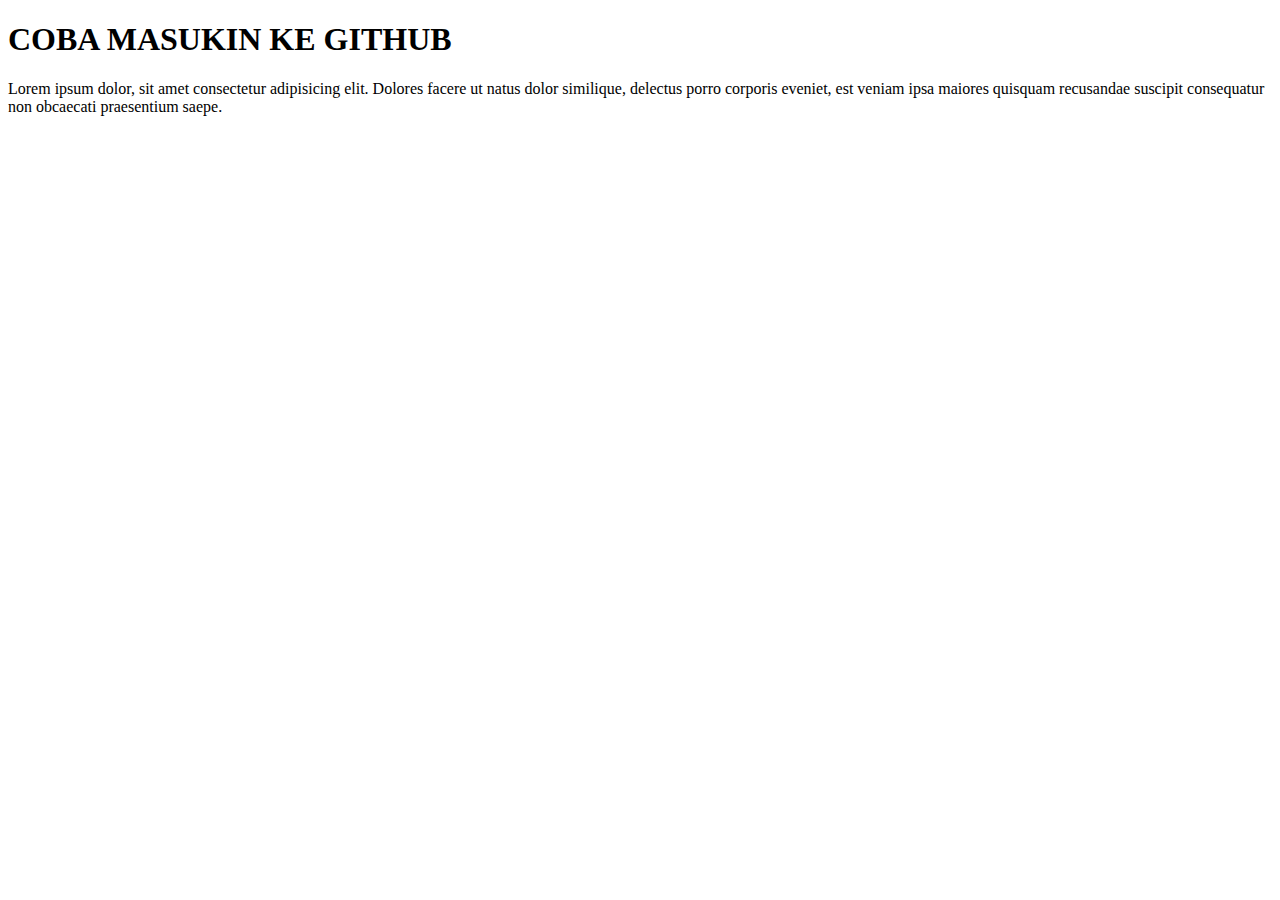
<file: rintan.html>
<!DOCTYPE html>
<html lang="en">
<head>
    <meta charset="UTF-8">
    <meta http-equiv="X-UA-Compatible" content="IE=edge">
    <meta name="viewport" content="width=device-width, initial-scale=1.0">
    <title>Document</title>
</head>
<body>
    <h1>COBA MASUKIN KE GITHUB</h1>
    <p>Lorem ipsum dolor, sit amet consectetur adipisicing elit. Dolores facere ut natus dolor similique, delectus porro corporis eveniet, est veniam ipsa maiores quisquam recusandae suscipit consequatur non obcaecati praesentium saepe.</p>
</body>
</html>
</file>
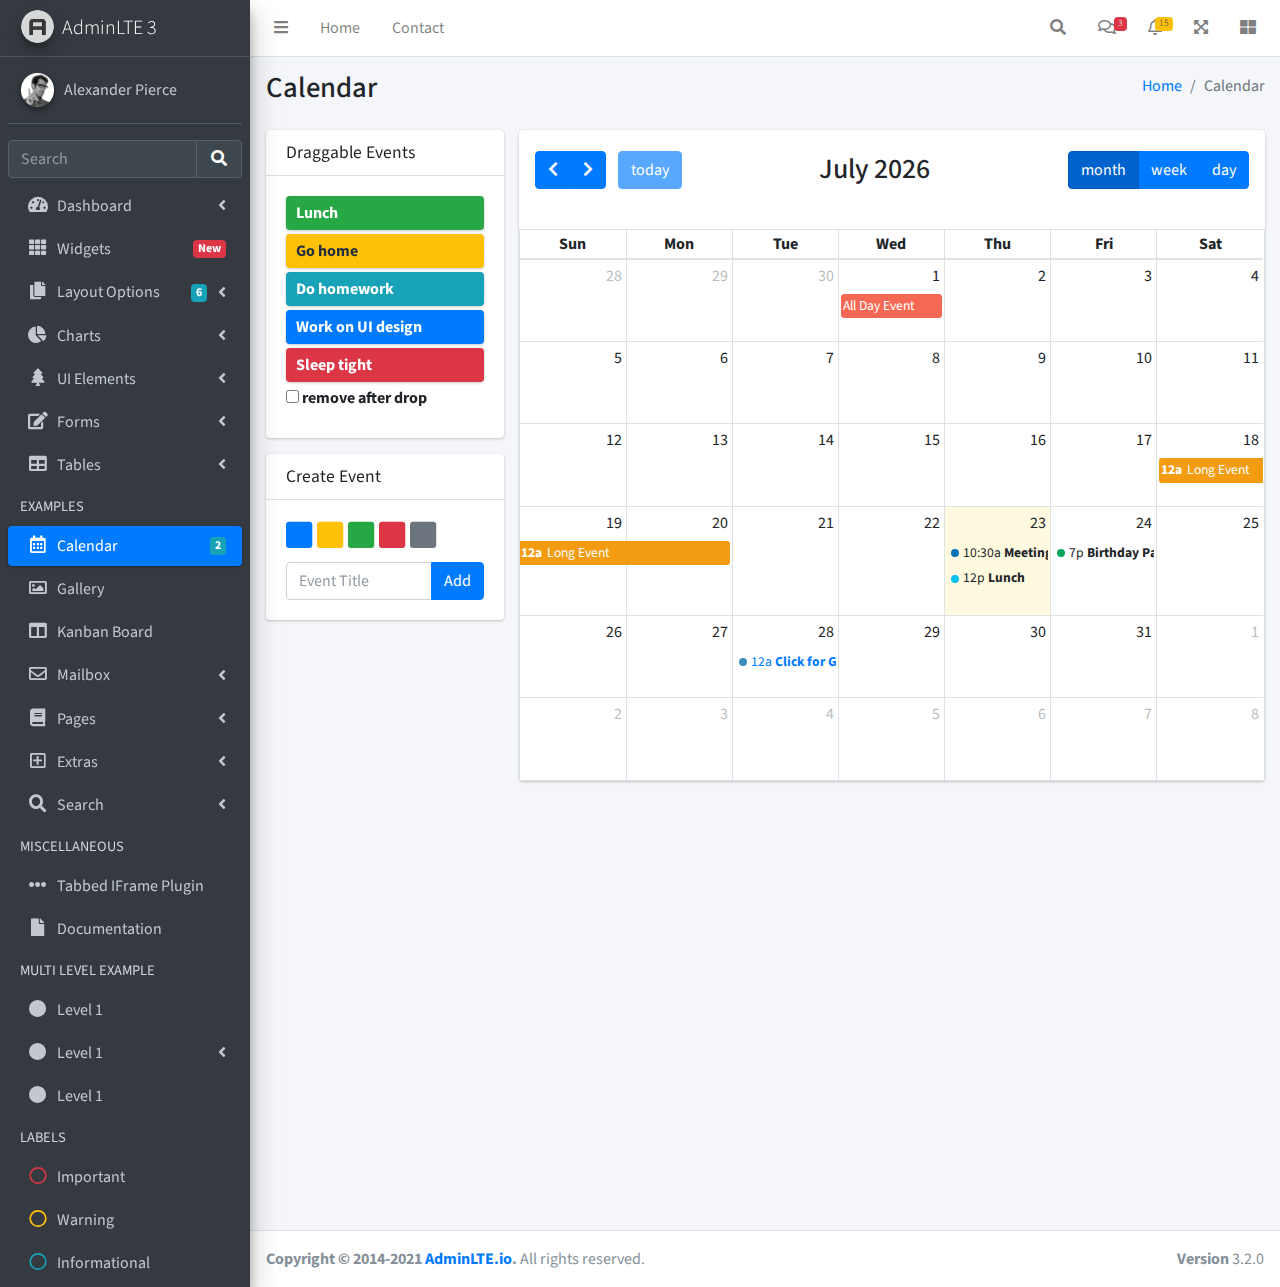
<file: pages/calendar.html>
<!DOCTYPE html>
<html lang="en">
<head>
  <meta charset="utf-8">
  <meta name="viewport" content="width=device-width, initial-scale=1">
  <title>AdminLTE 3 | Calendar</title>

  <!-- Google Font: Source Sans Pro -->
  <link rel="stylesheet" href="https://fonts.googleapis.com/css?family=Source+Sans+Pro:300,400,400i,700&display=fallback">
  <!-- Font Awesome -->
  <link rel="stylesheet" href="../plugins/fontawesome-free/css/all.min.css">
  <!-- fullCalendar -->
  <link rel="stylesheet" href="../plugins/fullcalendar/main.css">
  <!-- Theme style -->
  <link rel="stylesheet" href="../dist/css/adminlte.min.css">
</head>
<body class="hold-transition sidebar-mini">
<div class="wrapper">
  <!-- Navbar -->
  <nav class="main-header navbar navbar-expand navbar-white navbar-light">
    <!-- Left navbar links -->
    <ul class="navbar-nav">
      <li class="nav-item">
        <a class="nav-link" data-widget="pushmenu" href="#" role="button"><i class="fas fa-bars"></i></a>
      </li>
      <li class="nav-item d-none d-sm-inline-block">
        <a href="../index3.html" class="nav-link">Home</a>
      </li>
      <li class="nav-item d-none d-sm-inline-block">
        <a href="#" class="nav-link">Contact</a>
      </li>
    </ul>

    <!-- Right navbar links -->
    <ul class="navbar-nav ml-auto">
      <!-- Navbar Search -->
      <li class="nav-item">
        <a class="nav-link" data-widget="navbar-search" href="#" role="button">
          <i class="fas fa-search"></i>
        </a>
        <div class="navbar-search-block">
          <form class="form-inline">
            <div class="input-group input-group-sm">
              <input class="form-control form-control-navbar" type="search" placeholder="Search" aria-label="Search">
              <div class="input-group-append">
                <button class="btn btn-navbar" type="submit">
                  <i class="fas fa-search"></i>
                </button>
                <button class="btn btn-navbar" type="button" data-widget="navbar-search">
                  <i class="fas fa-times"></i>
                </button>
              </div>
            </div>
          </form>
        </div>
      </li>

      <!-- Messages Dropdown Menu -->
      <li class="nav-item dropdown">
        <a class="nav-link" data-toggle="dropdown" href="#">
          <i class="far fa-comments"></i>
          <span class="badge badge-danger navbar-badge">3</span>
        </a>
        <div class="dropdown-menu dropdown-menu-lg dropdown-menu-right">
          <a href="#" class="dropdown-item">
            <!-- Message Start -->
            <div class="media">
              <img src="../dist/img/user1-128x128.jpg" alt="User Avatar" class="img-size-50 mr-3 img-circle">
              <div class="media-body">
                <h3 class="dropdown-item-title">
                  Brad Diesel
                  <span class="float-right text-sm text-danger"><i class="fas fa-star"></i></span>
                </h3>
                <p class="text-sm">Call me whenever you can...</p>
                <p class="text-sm text-muted"><i class="far fa-clock mr-1"></i> 4 Hours Ago</p>
              </div>
            </div>
            <!-- Message End -->
          </a>
          <div class="dropdown-divider"></div>
          <a href="#" class="dropdown-item">
            <!-- Message Start -->
            <div class="media">
              <img src="../dist/img/user8-128x128.jpg" alt="User Avatar" class="img-size-50 img-circle mr-3">
              <div class="media-body">
                <h3 class="dropdown-item-title">
                  John Pierce
                  <span class="float-right text-sm text-muted"><i class="fas fa-star"></i></span>
                </h3>
                <p class="text-sm">I got your message bro</p>
                <p class="text-sm text-muted"><i class="far fa-clock mr-1"></i> 4 Hours Ago</p>
              </div>
            </div>
            <!-- Message End -->
          </a>
          <div class="dropdown-divider"></div>
          <a href="#" class="dropdown-item">
            <!-- Message Start -->
            <div class="media">
              <img src="../dist/img/user3-128x128.jpg" alt="User Avatar" class="img-size-50 img-circle mr-3">
              <div class="media-body">
                <h3 class="dropdown-item-title">
                  Nora Silvester
                  <span class="float-right text-sm text-warning"><i class="fas fa-star"></i></span>
                </h3>
                <p class="text-sm">The subject goes here</p>
                <p class="text-sm text-muted"><i class="far fa-clock mr-1"></i> 4 Hours Ago</p>
              </div>
            </div>
            <!-- Message End -->
          </a>
          <div class="dropdown-divider"></div>
          <a href="#" class="dropdown-item dropdown-footer">See All Messages</a>
        </div>
      </li>
      <!-- Notifications Dropdown Menu -->
      <li class="nav-item dropdown">
        <a class="nav-link" data-toggle="dropdown" href="#">
          <i class="far fa-bell"></i>
          <span class="badge badge-warning navbar-badge">15</span>
        </a>
        <div class="dropdown-menu dropdown-menu-lg dropdown-menu-right">
          <span class="dropdown-item dropdown-header">15 Notifications</span>
          <div class="dropdown-divider"></div>
          <a href="#" class="dropdown-item">
            <i class="fas fa-envelope mr-2"></i> 4 new messages
            <span class="float-right text-muted text-sm">3 mins</span>
          </a>
          <div class="dropdown-divider"></div>
          <a href="#" class="dropdown-item">
            <i class="fas fa-users mr-2"></i> 8 friend requests
            <span class="float-right text-muted text-sm">12 hours</span>
          </a>
          <div class="dropdown-divider"></div>
          <a href="#" class="dropdown-item">
            <i class="fas fa-file mr-2"></i> 3 new reports
            <span class="float-right text-muted text-sm">2 days</span>
          </a>
          <div class="dropdown-divider"></div>
          <a href="#" class="dropdown-item dropdown-footer">See All Notifications</a>
        </div>
      </li>
      <li class="nav-item">
        <a class="nav-link" data-widget="fullscreen" href="#" role="button">
          <i class="fas fa-expand-arrows-alt"></i>
        </a>
      </li>
      <li class="nav-item">
        <a class="nav-link" data-widget="control-sidebar" data-slide="true" href="#" role="button">
          <i class="fas fa-th-large"></i>
        </a>
      </li>
    </ul>
  </nav>
  <!-- /.navbar -->

  <!-- Main Sidebar Container -->
  <aside class="main-sidebar sidebar-dark-primary elevation-4">
    <!-- Brand Logo -->
    <a href="../index3.html" class="brand-link">
      <img src="../dist/img/AdminLTELogo.png" alt="AdminLTE Logo" class="brand-image img-circle elevation-3" style="opacity: .8">
      <span class="brand-text font-weight-light">AdminLTE 3</span>
    </a>

    <!-- Sidebar -->
    <div class="sidebar">
      <!-- Sidebar user panel (optional) -->
      <div class="user-panel mt-3 pb-3 mb-3 d-flex">
        <div class="image">
          <img src="../dist/img/user2-160x160.jpg" class="img-circle elevation-2" alt="User Image">
        </div>
        <div class="info">
          <a href="#" class="d-block">Alexander Pierce</a>
        </div>
      </div>

      <!-- SidebarSearch Form -->
      <div class="form-inline">
        <div class="input-group" data-widget="sidebar-search">
          <input class="form-control form-control-sidebar" type="search" placeholder="Search" aria-label="Search">
          <div class="input-group-append">
            <button class="btn btn-sidebar">
              <i class="fas fa-search fa-fw"></i>
            </button>
          </div>
        </div>
      </div>

      <!-- Sidebar Menu -->
      <nav class="mt-2">
        <ul class="nav nav-pills nav-sidebar flex-column" data-widget="treeview" role="menu" data-accordion="false">
          <!-- Add icons to the links using the .nav-icon class
               with font-awesome or any other icon font library -->
          <li class="nav-item">
            <a href="#" class="nav-link">
              <i class="nav-icon fas fa-tachometer-alt"></i>
              <p>
                Dashboard
                <i class="right fas fa-angle-left"></i>
              </p>
            </a>
            <ul class="nav nav-treeview">
              <li class="nav-item">
                <a href="../index.html" class="nav-link">
                  <i class="far fa-circle nav-icon"></i>
                  <p>Dashboard v1</p>
                </a>
              </li>
              <li class="nav-item">
                <a href="../index2.html" class="nav-link">
                  <i class="far fa-circle nav-icon"></i>
                  <p>Dashboard v2</p>
                </a>
              </li>
              <li class="nav-item">
                <a href="../index3.html" class="nav-link">
                  <i class="far fa-circle nav-icon"></i>
                  <p>Dashboard v3</p>
                </a>
              </li>
            </ul>
          </li>
          <li class="nav-item">
            <a href="widgets.html" class="nav-link">
              <i class="nav-icon fas fa-th"></i>
              <p>
                Widgets
                <span class="right badge badge-danger">New</span>
              </p>
            </a>
          </li>
          <li class="nav-item">
            <a href="#" class="nav-link">
              <i class="nav-icon fas fa-copy"></i>
              <p>
                Layout Options
                <i class="fas fa-angle-left right"></i>
                <span class="badge badge-info right">6</span>
              </p>
            </a>
            <ul class="nav nav-treeview">
              <li class="nav-item">
                <a href="layout/top-nav.html" class="nav-link">
                  <i class="far fa-circle nav-icon"></i>
                  <p>Top Navigation</p>
                </a>
              </li>
              <li class="nav-item">
                <a href="layout/top-nav-sidebar.html" class="nav-link">
                  <i class="far fa-circle nav-icon"></i>
                  <p>Top Navigation + Sidebar</p>
                </a>
              </li>
              <li class="nav-item">
                <a href="layout/boxed.html" class="nav-link">
                  <i class="far fa-circle nav-icon"></i>
                  <p>Boxed</p>
                </a>
              </li>
              <li class="nav-item">
                <a href="layout/fixed-sidebar.html" class="nav-link">
                  <i class="far fa-circle nav-icon"></i>
                  <p>Fixed Sidebar</p>
                </a>
              </li>
              <li class="nav-item">
                <a href="layout/fixed-sidebar-custom.html" class="nav-link">
                  <i class="far fa-circle nav-icon"></i>
                  <p>Fixed Sidebar <small>+ Custom Area</small></p>
                </a>
              </li>
              <li class="nav-item">
                <a href="layout/fixed-topnav.html" class="nav-link">
                  <i class="far fa-circle nav-icon"></i>
                  <p>Fixed Navbar</p>
                </a>
              </li>
              <li class="nav-item">
                <a href="layout/fixed-footer.html" class="nav-link">
                  <i class="far fa-circle nav-icon"></i>
                  <p>Fixed Footer</p>
                </a>
              </li>
              <li class="nav-item">
                <a href="layout/collapsed-sidebar.html" class="nav-link">
                  <i class="far fa-circle nav-icon"></i>
                  <p>Collapsed Sidebar</p>
                </a>
              </li>
            </ul>
          </li>
          <li class="nav-item">
            <a href="#" class="nav-link">
              <i class="nav-icon fas fa-chart-pie"></i>
              <p>
                Charts
                <i class="right fas fa-angle-left"></i>
              </p>
            </a>
            <ul class="nav nav-treeview">
              <li class="nav-item">
                <a href="charts/chartjs.html" class="nav-link">
                  <i class="far fa-circle nav-icon"></i>
                  <p>ChartJS</p>
                </a>
              </li>
              <li class="nav-item">
                <a href="charts/flot.html" class="nav-link">
                  <i class="far fa-circle nav-icon"></i>
                  <p>Flot</p>
                </a>
              </li>
              <li class="nav-item">
                <a href="charts/inline.html" class="nav-link">
                  <i class="far fa-circle nav-icon"></i>
                  <p>Inline</p>
                </a>
              </li>
              <li class="nav-item">
                <a href="charts/uplot.html" class="nav-link">
                  <i class="far fa-circle nav-icon"></i>
                  <p>uPlot</p>
                </a>
              </li>
            </ul>
          </li>
          <li class="nav-item">
            <a href="#" class="nav-link">
              <i class="nav-icon fas fa-tree"></i>
              <p>
                UI Elements
                <i class="fas fa-angle-left right"></i>
              </p>
            </a>
            <ul class="nav nav-treeview">
              <li class="nav-item">
                <a href="UI/general.html" class="nav-link">
                  <i class="far fa-circle nav-icon"></i>
                  <p>General</p>
                </a>
              </li>
              <li class="nav-item">
                <a href="UI/icons.html" class="nav-link">
                  <i class="far fa-circle nav-icon"></i>
                  <p>Icons</p>
                </a>
              </li>
              <li class="nav-item">
                <a href="UI/buttons.html" class="nav-link">
                  <i class="far fa-circle nav-icon"></i>
                  <p>Buttons</p>
                </a>
              </li>
              <li class="nav-item">
                <a href="UI/sliders.html" class="nav-link">
                  <i class="far fa-circle nav-icon"></i>
                  <p>Sliders</p>
                </a>
              </li>
              <li class="nav-item">
                <a href="UI/modals.html" class="nav-link">
                  <i class="far fa-circle nav-icon"></i>
                  <p>Modals & Alerts</p>
                </a>
              </li>
              <li class="nav-item">
                <a href="UI/navbar.html" class="nav-link">
                  <i class="far fa-circle nav-icon"></i>
                  <p>Navbar & Tabs</p>
                </a>
              </li>
              <li class="nav-item">
                <a href="UI/timeline.html" class="nav-link">
                  <i class="far fa-circle nav-icon"></i>
                  <p>Timeline</p>
                </a>
              </li>
              <li class="nav-item">
                <a href="UI/ribbons.html" class="nav-link">
                  <i class="far fa-circle nav-icon"></i>
                  <p>Ribbons</p>
                </a>
              </li>
            </ul>
          </li>
          <li class="nav-item">
            <a href="#" class="nav-link">
              <i class="nav-icon fas fa-edit"></i>
              <p>
                Forms
                <i class="fas fa-angle-left right"></i>
              </p>
            </a>
            <ul class="nav nav-treeview">
              <li class="nav-item">
                <a href="forms/general.html" class="nav-link">
                  <i class="far fa-circle nav-icon"></i>
                  <p>General Elements</p>
                </a>
              </li>
              <li class="nav-item">
                <a href="forms/advanced.html" class="nav-link">
                  <i class="far fa-circle nav-icon"></i>
                  <p>Advanced Elements</p>
                </a>
              </li>
              <li class="nav-item">
                <a href="forms/editors.html" class="nav-link">
                  <i class="far fa-circle nav-icon"></i>
                  <p>Editors</p>
                </a>
              </li>
              <li class="nav-item">
                <a href="forms/validation.html" class="nav-link">
                  <i class="far fa-circle nav-icon"></i>
                  <p>Validation</p>
                </a>
              </li>
            </ul>
          </li>
          <li class="nav-item">
            <a href="#" class="nav-link">
              <i class="nav-icon fas fa-table"></i>
              <p>
                Tables
                <i class="fas fa-angle-left right"></i>
              </p>
            </a>
            <ul class="nav nav-treeview">
              <li class="nav-item">
                <a href="tables/simple.html" class="nav-link">
                  <i class="far fa-circle nav-icon"></i>
                  <p>Simple Tables</p>
                </a>
              </li>
              <li class="nav-item">
                <a href="tables/data.html" class="nav-link">
                  <i class="far fa-circle nav-icon"></i>
                  <p>DataTables</p>
                </a>
              </li>
              <li class="nav-item">
                <a href="tables/jsgrid.html" class="nav-link">
                  <i class="far fa-circle nav-icon"></i>
                  <p>jsGrid</p>
                </a>
              </li>
            </ul>
          </li>
          <li class="nav-header">EXAMPLES</li>
          <li class="nav-item">
            <a href="calendar.html" class="nav-link active">
              <i class="nav-icon far fa-calendar-alt"></i>
              <p>
                Calendar
                <span class="badge badge-info right">2</span>
              </p>
            </a>
          </li>
          <li class="nav-item">
            <a href="gallery.html" class="nav-link">
              <i class="nav-icon far fa-image"></i>
              <p>
                Gallery
              </p>
            </a>
          </li>
          <li class="nav-item">
            <a href="kanban.html" class="nav-link">
              <i class="nav-icon fas fa-columns"></i>
              <p>
                Kanban Board
              </p>
            </a>
          </li>
          <li class="nav-item">
            <a href="#" class="nav-link">
              <i class="nav-icon far fa-envelope"></i>
              <p>
                Mailbox
                <i class="fas fa-angle-left right"></i>
              </p>
            </a>
            <ul class="nav nav-treeview">
              <li class="nav-item">
                <a href="mailbox/mailbox.html" class="nav-link">
                  <i class="far fa-circle nav-icon"></i>
                  <p>Inbox</p>
                </a>
              </li>
              <li class="nav-item">
                <a href="mailbox/compose.html" class="nav-link">
                  <i class="far fa-circle nav-icon"></i>
                  <p>Compose</p>
                </a>
              </li>
              <li class="nav-item">
                <a href="mailbox/read-mail.html" class="nav-link">
                  <i class="far fa-circle nav-icon"></i>
                  <p>Read</p>
                </a>
              </li>
            </ul>
          </li>
          <li class="nav-item">
            <a href="#" class="nav-link">
              <i class="nav-icon fas fa-book"></i>
              <p>
                Pages
                <i class="fas fa-angle-left right"></i>
              </p>
            </a>
            <ul class="nav nav-treeview">
              <li class="nav-item">
                <a href="examples/invoice.html" class="nav-link">
                  <i class="far fa-circle nav-icon"></i>
                  <p>Invoice</p>
                </a>
              </li>
              <li class="nav-item">
                <a href="examples/profile.html" class="nav-link">
                  <i class="far fa-circle nav-icon"></i>
                  <p>Profile</p>
                </a>
              </li>
              <li class="nav-item">
                <a href="examples/e-commerce.html" class="nav-link">
                  <i class="far fa-circle nav-icon"></i>
                  <p>E-commerce</p>
                </a>
              </li>
              <li class="nav-item">
                <a href="examples/projects.html" class="nav-link">
                  <i class="far fa-circle nav-icon"></i>
                  <p>Projects</p>
                </a>
              </li>
              <li class="nav-item">
                <a href="examples/project-add.html" class="nav-link">
                  <i class="far fa-circle nav-icon"></i>
                  <p>Project Add</p>
                </a>
              </li>
              <li class="nav-item">
                <a href="examples/project-edit.html" class="nav-link">
                  <i class="far fa-circle nav-icon"></i>
                  <p>Project Edit</p>
                </a>
              </li>
              <li class="nav-item">
                <a href="examples/project-detail.html" class="nav-link">
                  <i class="far fa-circle nav-icon"></i>
                  <p>Project Detail</p>
                </a>
              </li>
              <li class="nav-item">
                <a href="examples/contacts.html" class="nav-link">
                  <i class="far fa-circle nav-icon"></i>
                  <p>Contacts</p>
                </a>
              </li>
              <li class="nav-item">
                <a href="examples/faq.html" class="nav-link">
                  <i class="far fa-circle nav-icon"></i>
                  <p>FAQ</p>
                </a>
              </li>
              <li class="nav-item">
                <a href="examples/contact-us.html" class="nav-link">
                  <i class="far fa-circle nav-icon"></i>
                  <p>Contact us</p>
                </a>
              </li>
            </ul>
          </li>
          <li class="nav-item">
            <a href="#" class="nav-link">
              <i class="nav-icon far fa-plus-square"></i>
              <p>
                Extras
                <i class="fas fa-angle-left right"></i>
              </p>
            </a>
            <ul class="nav nav-treeview">
              <li class="nav-item">
                <a href="#" class="nav-link">
                  <i class="far fa-circle nav-icon"></i>
                  <p>
                    Login & Register v1
                    <i class="fas fa-angle-left right"></i>
                  </p>
                </a>
                <ul class="nav nav-treeview">
                  <li class="nav-item">
                    <a href="examples/login.html" class="nav-link">
                      <i class="far fa-circle nav-icon"></i>
                      <p>Login v1</p>
                    </a>
                  </li>
                  <li class="nav-item">
                    <a href="examples/register.html" class="nav-link">
                      <i class="far fa-circle nav-icon"></i>
                      <p>Register v1</p>
                    </a>
                  </li>
                  <li class="nav-item">
                    <a href="examples/forgot-password.html" class="nav-link">
                      <i class="far fa-circle nav-icon"></i>
                      <p>Forgot Password v1</p>
                    </a>
                  </li>
                  <li class="nav-item">
                    <a href="examples/recover-password.html" class="nav-link">
                      <i class="far fa-circle nav-icon"></i>
                      <p>Recover Password v1</p>
                    </a>
                  </li>
                </ul>
              </li>
              <li class="nav-item">
                <a href="#" class="nav-link">
                  <i class="far fa-circle nav-icon"></i>
                  <p>
                    Login & Register v2
                    <i class="fas fa-angle-left right"></i>
                  </p>
                </a>
                <ul class="nav nav-treeview">
                  <li class="nav-item">
                    <a href="examples/login-v2.html" class="nav-link">
                      <i class="far fa-circle nav-icon"></i>
                      <p>Login v2</p>
                    </a>
                  </li>
                  <li class="nav-item">
                    <a href="examples/register-v2.html" class="nav-link">
                      <i class="far fa-circle nav-icon"></i>
                      <p>Register v2</p>
                    </a>
                  </li>
                  <li class="nav-item">
                    <a href="examples/forgot-password-v2.html" class="nav-link">
                      <i class="far fa-circle nav-icon"></i>
                      <p>Forgot Password v2</p>
                    </a>
                  </li>
                  <li class="nav-item">
                    <a href="examples/recover-password-v2.html" class="nav-link">
                      <i class="far fa-circle nav-icon"></i>
                      <p>Recover Password v2</p>
                    </a>
                  </li>
                </ul>
              </li>
              <li class="nav-item">
                <a href="examples/lockscreen.html" class="nav-link">
                  <i class="far fa-circle nav-icon"></i>
                  <p>Lockscreen</p>
                </a>
              </li>
              <li class="nav-item">
                <a href="examples/legacy-user-menu.html" class="nav-link">
                  <i class="far fa-circle nav-icon"></i>
                  <p>Legacy User Menu</p>
                </a>
              </li>
              <li class="nav-item">
                <a href="examples/language-menu.html" class="nav-link">
                  <i class="far fa-circle nav-icon"></i>
                  <p>Language Menu</p>
                </a>
              </li>
              <li class="nav-item">
                <a href="examples/404.html" class="nav-link">
                  <i class="far fa-circle nav-icon"></i>
                  <p>Error 404</p>
                </a>
              </li>
              <li class="nav-item">
                <a href="examples/500.html" class="nav-link">
                  <i class="far fa-circle nav-icon"></i>
                  <p>Error 500</p>
                </a>
              </li>
              <li class="nav-item">
                <a href="examples/pace.html" class="nav-link">
                  <i class="far fa-circle nav-icon"></i>
                  <p>Pace</p>
                </a>
              </li>
              <li class="nav-item">
                <a href="examples/blank.html" class="nav-link">
                  <i class="far fa-circle nav-icon"></i>
                  <p>Blank Page</p>
                </a>
              </li>
              <li class="nav-item">
                <a href="../starter.html" class="nav-link">
                  <i class="far fa-circle nav-icon"></i>
                  <p>Starter Page</p>
                </a>
              </li>
            </ul>
          </li>
          <li class="nav-item">
            <a href="#" class="nav-link">
              <i class="nav-icon fas fa-search"></i>
              <p>
                Search
                <i class="fas fa-angle-left right"></i>
              </p>
            </a>
            <ul class="nav nav-treeview">
              <li class="nav-item">
                <a href="search/simple.html" class="nav-link">
                  <i class="far fa-circle nav-icon"></i>
                  <p>Simple Search</p>
                </a>
              </li>
              <li class="nav-item">
                <a href="search/enhanced.html" class="nav-link">
                  <i class="far fa-circle nav-icon"></i>
                  <p>Enhanced</p>
                </a>
              </li>
            </ul>
          </li>
          <li class="nav-header">MISCELLANEOUS</li>
          <li class="nav-item">
            <a href="../iframe.html" class="nav-link">
              <i class="nav-icon fas fa-ellipsis-h"></i>
              <p>Tabbed IFrame Plugin</p>
            </a>
          </li>
          <li class="nav-item">
            <a href="https://adminlte.io/docs/3.1/" class="nav-link">
              <i class="nav-icon fas fa-file"></i>
              <p>Documentation</p>
            </a>
          </li>
          <li class="nav-header">MULTI LEVEL EXAMPLE</li>
          <li class="nav-item">
            <a href="#" class="nav-link">
              <i class="fas fa-circle nav-icon"></i>
              <p>Level 1</p>
            </a>
          </li>
          <li class="nav-item">
            <a href="#" class="nav-link">
              <i class="nav-icon fas fa-circle"></i>
              <p>
                Level 1
                <i class="right fas fa-angle-left"></i>
              </p>
            </a>
            <ul class="nav nav-treeview">
              <li class="nav-item">
                <a href="#" class="nav-link">
                  <i class="far fa-circle nav-icon"></i>
                  <p>Level 2</p>
                </a>
              </li>
              <li class="nav-item">
                <a href="#" class="nav-link">
                  <i class="far fa-circle nav-icon"></i>
                  <p>
                    Level 2
                    <i class="right fas fa-angle-left"></i>
                  </p>
                </a>
                <ul class="nav nav-treeview">
                  <li class="nav-item">
                    <a href="#" class="nav-link">
                      <i class="far fa-dot-circle nav-icon"></i>
                      <p>Level 3</p>
                    </a>
                  </li>
                  <li class="nav-item">
                    <a href="#" class="nav-link">
                      <i class="far fa-dot-circle nav-icon"></i>
                      <p>Level 3</p>
                    </a>
                  </li>
                  <li class="nav-item">
                    <a href="#" class="nav-link">
                      <i class="far fa-dot-circle nav-icon"></i>
                      <p>Level 3</p>
                    </a>
                  </li>
                </ul>
              </li>
              <li class="nav-item">
                <a href="#" class="nav-link">
                  <i class="far fa-circle nav-icon"></i>
                  <p>Level 2</p>
                </a>
              </li>
            </ul>
          </li>
          <li class="nav-item">
            <a href="#" class="nav-link">
              <i class="fas fa-circle nav-icon"></i>
              <p>Level 1</p>
            </a>
          </li>
          <li class="nav-header">LABELS</li>
          <li class="nav-item">
            <a href="#" class="nav-link">
              <i class="nav-icon far fa-circle text-danger"></i>
              <p class="text">Important</p>
            </a>
          </li>
          <li class="nav-item">
            <a href="#" class="nav-link">
              <i class="nav-icon far fa-circle text-warning"></i>
              <p>Warning</p>
            </a>
          </li>
          <li class="nav-item">
            <a href="#" class="nav-link">
              <i class="nav-icon far fa-circle text-info"></i>
              <p>Informational</p>
            </a>
          </li>
        </ul>
      </nav>
      <!-- /.sidebar-menu -->
    </div>
    <!-- /.sidebar -->
  </aside>

  <!-- Content Wrapper. Contains page content -->
  <div class="content-wrapper">
    <!-- Content Header (Page header) -->
    <section class="content-header">
      <div class="container-fluid">
        <div class="row mb-2">
          <div class="col-sm-6">
            <h1>Calendar</h1>
          </div>
          <div class="col-sm-6">
            <ol class="breadcrumb float-sm-right">
              <li class="breadcrumb-item"><a href="#">Home</a></li>
              <li class="breadcrumb-item active">Calendar</li>
            </ol>
          </div>
        </div>
      </div><!-- /.container-fluid -->
    </section>

    <!-- Main content -->
    <section class="content">
      <div class="container-fluid">
        <div class="row">
          <div class="col-md-3">
            <div class="sticky-top mb-3">
              <div class="card">
                <div class="card-header">
                  <h4 class="card-title">Draggable Events</h4>
                </div>
                <div class="card-body">
                  <!-- the events -->
                  <div id="external-events">
                    <div class="external-event bg-success">Lunch</div>
                    <div class="external-event bg-warning">Go home</div>
                    <div class="external-event bg-info">Do homework</div>
                    <div class="external-event bg-primary">Work on UI design</div>
                    <div class="external-event bg-danger">Sleep tight</div>
                    <div class="checkbox">
                      <label for="drop-remove">
                        <input type="checkbox" id="drop-remove">
                        remove after drop
                      </label>
                    </div>
                  </div>
                </div>
                <!-- /.card-body -->
              </div>
              <!-- /.card -->
              <div class="card">
                <div class="card-header">
                  <h3 class="card-title">Create Event</h3>
                </div>
                <div class="card-body">
                  <div class="btn-group" style="width: 100%; margin-bottom: 10px;">
                    <ul class="fc-color-picker" id="color-chooser">
                      <li><a class="text-primary" href="#"><i class="fas fa-square"></i></a></li>
                      <li><a class="text-warning" href="#"><i class="fas fa-square"></i></a></li>
                      <li><a class="text-success" href="#"><i class="fas fa-square"></i></a></li>
                      <li><a class="text-danger" href="#"><i class="fas fa-square"></i></a></li>
                      <li><a class="text-muted" href="#"><i class="fas fa-square"></i></a></li>
                    </ul>
                  </div>
                  <!-- /btn-group -->
                  <div class="input-group">
                    <input id="new-event" type="text" class="form-control" placeholder="Event Title">

                    <div class="input-group-append">
                      <button id="add-new-event" type="button" class="btn btn-primary">Add</button>
                    </div>
                    <!-- /btn-group -->
                  </div>
                  <!-- /input-group -->
                </div>
              </div>
            </div>
          </div>
          <!-- /.col -->
          <div class="col-md-9">
            <div class="card card-primary">
              <div class="card-body p-0">
                <!-- THE CALENDAR -->
                <div id="calendar"></div>
              </div>
              <!-- /.card-body -->
            </div>
            <!-- /.card -->
          </div>
          <!-- /.col -->
        </div>
        <!-- /.row -->
      </div><!-- /.container-fluid -->
    </section>
    <!-- /.content -->
  </div>
  <!-- /.content-wrapper -->

  <footer class="main-footer">
    <div class="float-right d-none d-sm-block">
      <b>Version</b> 3.2.0
    </div>
    <strong>Copyright &copy; 2014-2021 <a href="https://adminlte.io">AdminLTE.io</a>.</strong> All rights reserved.
  </footer>

  <!-- Control Sidebar -->
  <aside class="control-sidebar control-sidebar-dark">
    <!-- Control sidebar content goes here -->
  </aside>
  <!-- /.control-sidebar -->
</div>
<!-- ./wrapper -->

<!-- jQuery -->
<script src="../plugins/jquery/jquery.min.js"></script>
<!-- Bootstrap -->
<script src="../plugins/bootstrap/js/bootstrap.bundle.min.js"></script>
<!-- jQuery UI -->
<script src="../plugins/jquery-ui/jquery-ui.min.js"></script>
<!-- AdminLTE App -->
<script src="../dist/js/adminlte.min.js"></script>
<!-- fullCalendar 2.2.5 -->
<script src="../plugins/moment/moment.min.js"></script>
<script src="../plugins/fullcalendar/main.js"></script>
<!-- AdminLTE for demo purposes -->
<script src="../dist/js/demo.js"></script>
<!-- Page specific script -->
<script>
  $(function () {

    /* initialize the external events
     -----------------------------------------------------------------*/
    function ini_events(ele) {
      ele.each(function () {

        // create an Event Object (https://fullcalendar.io/docs/event-object)
        // it doesn't need to have a start or end
        var eventObject = {
          title: $.trim($(this).text()) // use the element's text as the event title
        }

        // store the Event Object in the DOM element so we can get to it later
        $(this).data('eventObject', eventObject)

        // make the event draggable using jQuery UI
        $(this).draggable({
          zIndex        : 1070,
          revert        : true, // will cause the event to go back to its
          revertDuration: 0  //  original position after the drag
        })

      })
    }

    ini_events($('#external-events div.external-event'))

    /* initialize the calendar
     -----------------------------------------------------------------*/
    //Date for the calendar events (dummy data)
    var date = new Date()
    var d    = date.getDate(),
        m    = date.getMonth(),
        y    = date.getFullYear()

    var Calendar = FullCalendar.Calendar;
    var Draggable = FullCalendar.Draggable;

    var containerEl = document.getElementById('external-events');
    var checkbox = document.getElementById('drop-remove');
    var calendarEl = document.getElementById('calendar');

    // initialize the external events
    // -----------------------------------------------------------------

    new Draggable(containerEl, {
      itemSelector: '.external-event',
      eventData: function(eventEl) {
        return {
          title: eventEl.innerText,
          backgroundColor: window.getComputedStyle( eventEl ,null).getPropertyValue('background-color'),
          borderColor: window.getComputedStyle( eventEl ,null).getPropertyValue('background-color'),
          textColor: window.getComputedStyle( eventEl ,null).getPropertyValue('color'),
        };
      }
    });

    var calendar = new Calendar(calendarEl, {
      headerToolbar: {
        left  : 'prev,next today',
        center: 'title',
        right : 'dayGridMonth,timeGridWeek,timeGridDay'
      },
      themeSystem: 'bootstrap',
      //Random default events
      events: [
        {
          title          : 'All Day Event',
          start          : new Date(y, m, 1),
          backgroundColor: '#f56954', //red
          borderColor    : '#f56954', //red
          allDay         : true
        },
        {
          title          : 'Long Event',
          start          : new Date(y, m, d - 5),
          end            : new Date(y, m, d - 2),
          backgroundColor: '#f39c12', //yellow
          borderColor    : '#f39c12' //yellow
        },
        {
          title          : 'Meeting',
          start          : new Date(y, m, d, 10, 30),
          allDay         : false,
          backgroundColor: '#0073b7', //Blue
          borderColor    : '#0073b7' //Blue
        },
        {
          title          : 'Lunch',
          start          : new Date(y, m, d, 12, 0),
          end            : new Date(y, m, d, 14, 0),
          allDay         : false,
          backgroundColor: '#00c0ef', //Info (aqua)
          borderColor    : '#00c0ef' //Info (aqua)
        },
        {
          title          : 'Birthday Party',
          start          : new Date(y, m, d + 1, 19, 0),
          end            : new Date(y, m, d + 1, 22, 30),
          allDay         : false,
          backgroundColor: '#00a65a', //Success (green)
          borderColor    : '#00a65a' //Success (green)
        },
        {
          title          : 'Click for Google',
          start          : new Date(y, m, 28),
          end            : new Date(y, m, 29),
          url            : 'https://www.google.com/',
          backgroundColor: '#3c8dbc', //Primary (light-blue)
          borderColor    : '#3c8dbc' //Primary (light-blue)
        }
      ],
      editable  : true,
      droppable : true, // this allows things to be dropped onto the calendar !!!
      drop      : function(info) {
        // is the "remove after drop" checkbox checked?
        if (checkbox.checked) {
          // if so, remove the element from the "Draggable Events" list
          info.draggedEl.parentNode.removeChild(info.draggedEl);
        }
      }
    });

    calendar.render();
    // $('#calendar').fullCalendar()

    /* ADDING EVENTS */
    var currColor = '#3c8dbc' //Red by default
    // Color chooser button
    $('#color-chooser > li > a').click(function (e) {
      e.preventDefault()
      // Save color
      currColor = $(this).css('color')
      // Add color effect to button
      $('#add-new-event').css({
        'background-color': currColor,
        'border-color'    : currColor
      })
    })
    $('#add-new-event').click(function (e) {
      e.preventDefault()
      // Get value and make sure it is not null
      var val = $('#new-event').val()
      if (val.length == 0) {
        return
      }

      // Create events
      var event = $('<div />')
      event.css({
        'background-color': currColor,
        'border-color'    : currColor,
        'color'           : '#fff'
      }).addClass('external-event')
      event.text(val)
      $('#external-events').prepend(event)

      // Add draggable funtionality
      ini_events(event)

      // Remove event from text input
      $('#new-event').val('')
    })
  })
</script>
</body>
</html>
</file>
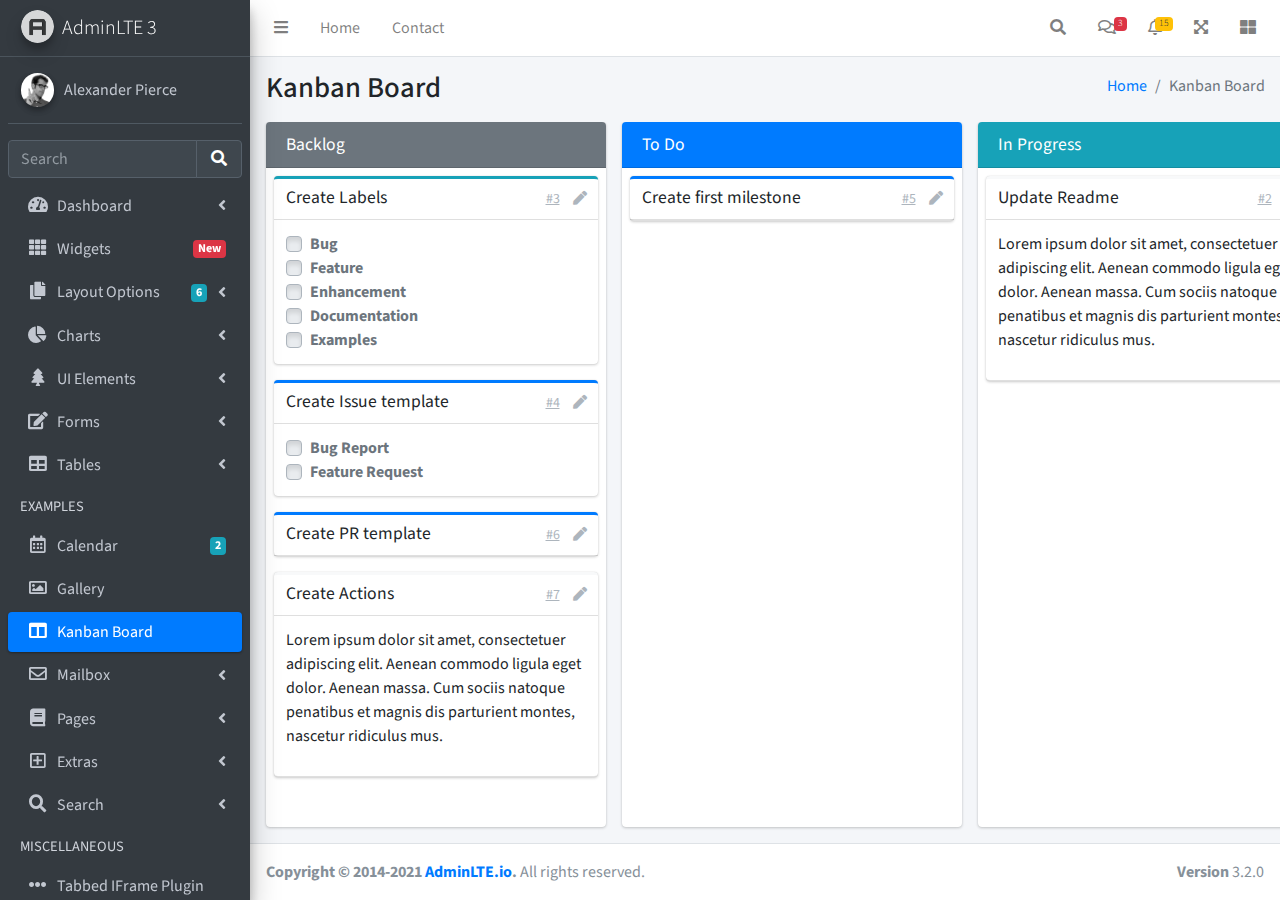
<file: pages/kanban.html>
<!DOCTYPE html>
<html lang="en">
<head>
  <meta charset="utf-8">
  <meta name="viewport" content="width=device-width, initial-scale=1">
  <title>AdminLTE 3 | Kanban Board</title>

  <!-- Google Font: Source Sans Pro -->
  <link rel="stylesheet" href="https://fonts.googleapis.com/css?family=Source+Sans+Pro:300,400,400i,700&display=fallback">
  <!-- Font Awesome -->
  <link rel="stylesheet" href="../plugins/fontawesome-free/css/all.min.css">
  <!-- Ekko Lightbox -->
  <link rel="stylesheet" href="../plugins/ekko-lightbox/ekko-lightbox.css">
  <!-- Theme style -->
  <link rel="stylesheet" href="../dist/css/adminlte.min.css">
  <!-- overlayScrollbars -->
  <link rel="stylesheet" href="../plugins/overlayScrollbars/css/OverlayScrollbars.min.css">
</head>
<body class="hold-transition sidebar-mini layout-fixed">
<div class="wrapper">
  <!-- Navbar -->
  <nav class="main-header navbar navbar-expand navbar-white navbar-light">
    <!-- Left navbar links -->
    <ul class="navbar-nav">
      <li class="nav-item">
        <a class="nav-link" data-widget="pushmenu" href="#" role="button"><i class="fas fa-bars"></i></a>
      </li>
      <li class="nav-item d-none d-sm-inline-block">
        <a href="../index3.html" class="nav-link">Home</a>
      </li>
      <li class="nav-item d-none d-sm-inline-block">
        <a href="#" class="nav-link">Contact</a>
      </li>
    </ul>

    <!-- Right navbar links -->
    <ul class="navbar-nav ml-auto">
      <!-- Navbar Search -->
      <li class="nav-item">
        <a class="nav-link" data-widget="navbar-search" href="#" role="button">
          <i class="fas fa-search"></i>
        </a>
        <div class="navbar-search-block">
          <form class="form-inline">
            <div class="input-group input-group-sm">
              <input class="form-control form-control-navbar" type="search" placeholder="Search" aria-label="Search">
              <div class="input-group-append">
                <button class="btn btn-navbar" type="submit">
                  <i class="fas fa-search"></i>
                </button>
                <button class="btn btn-navbar" type="button" data-widget="navbar-search">
                  <i class="fas fa-times"></i>
                </button>
              </div>
            </div>
          </form>
        </div>
      </li>

      <!-- Messages Dropdown Menu -->
      <li class="nav-item dropdown">
        <a class="nav-link" data-toggle="dropdown" href="#">
          <i class="far fa-comments"></i>
          <span class="badge badge-danger navbar-badge">3</span>
        </a>
        <div class="dropdown-menu dropdown-menu-lg dropdown-menu-right">
          <a href="#" class="dropdown-item">
            <!-- Message Start -->
            <div class="media">
              <img src="../dist/img/user1-128x128.jpg" alt="User Avatar" class="img-size-50 mr-3 img-circle">
              <div class="media-body">
                <h3 class="dropdown-item-title">
                  Brad Diesel
                  <span class="float-right text-sm text-danger"><i class="fas fa-star"></i></span>
                </h3>
                <p class="text-sm">Call me whenever you can...</p>
                <p class="text-sm text-muted"><i class="far fa-clock mr-1"></i> 4 Hours Ago</p>
              </div>
            </div>
            <!-- Message End -->
          </a>
          <div class="dropdown-divider"></div>
          <a href="#" class="dropdown-item">
            <!-- Message Start -->
            <div class="media">
              <img src="../dist/img/user8-128x128.jpg" alt="User Avatar" class="img-size-50 img-circle mr-3">
              <div class="media-body">
                <h3 class="dropdown-item-title">
                  John Pierce
                  <span class="float-right text-sm text-muted"><i class="fas fa-star"></i></span>
                </h3>
                <p class="text-sm">I got your message bro</p>
                <p class="text-sm text-muted"><i class="far fa-clock mr-1"></i> 4 Hours Ago</p>
              </div>
            </div>
            <!-- Message End -->
          </a>
          <div class="dropdown-divider"></div>
          <a href="#" class="dropdown-item">
            <!-- Message Start -->
            <div class="media">
              <img src="../dist/img/user3-128x128.jpg" alt="User Avatar" class="img-size-50 img-circle mr-3">
              <div class="media-body">
                <h3 class="dropdown-item-title">
                  Nora Silvester
                  <span class="float-right text-sm text-warning"><i class="fas fa-star"></i></span>
                </h3>
                <p class="text-sm">The subject goes here</p>
                <p class="text-sm text-muted"><i class="far fa-clock mr-1"></i> 4 Hours Ago</p>
              </div>
            </div>
            <!-- Message End -->
          </a>
          <div class="dropdown-divider"></div>
          <a href="#" class="dropdown-item dropdown-footer">See All Messages</a>
        </div>
      </li>
      <!-- Notifications Dropdown Menu -->
      <li class="nav-item dropdown">
        <a class="nav-link" data-toggle="dropdown" href="#">
          <i class="far fa-bell"></i>
          <span class="badge badge-warning navbar-badge">15</span>
        </a>
        <div class="dropdown-menu dropdown-menu-lg dropdown-menu-right">
          <span class="dropdown-item dropdown-header">15 Notifications</span>
          <div class="dropdown-divider"></div>
          <a href="#" class="dropdown-item">
            <i class="fas fa-envelope mr-2"></i> 4 new messages
            <span class="float-right text-muted text-sm">3 mins</span>
          </a>
          <div class="dropdown-divider"></div>
          <a href="#" class="dropdown-item">
            <i class="fas fa-users mr-2"></i> 8 friend requests
            <span class="float-right text-muted text-sm">12 hours</span>
          </a>
          <div class="dropdown-divider"></div>
          <a href="#" class="dropdown-item">
            <i class="fas fa-file mr-2"></i> 3 new reports
            <span class="float-right text-muted text-sm">2 days</span>
          </a>
          <div class="dropdown-divider"></div>
          <a href="#" class="dropdown-item dropdown-footer">See All Notifications</a>
        </div>
      </li>
      <li class="nav-item">
        <a class="nav-link" data-widget="fullscreen" href="#" role="button">
          <i class="fas fa-expand-arrows-alt"></i>
        </a>
      </li>
      <li class="nav-item">
        <a class="nav-link" data-widget="control-sidebar" data-slide="true" href="#" role="button">
          <i class="fas fa-th-large"></i>
        </a>
      </li>
    </ul>
  </nav>
  <!-- /.navbar -->

  <!-- Main Sidebar Container -->
  <aside class="main-sidebar sidebar-dark-primary elevation-4">
    <!-- Brand Logo -->
    <a href="../index3.html" class="brand-link">
      <img src="../dist/img/AdminLTELogo.png" alt="AdminLTE Logo" class="brand-image img-circle elevation-3" style="opacity: .8">
      <span class="brand-text font-weight-light">AdminLTE 3</span>
    </a>

    <!-- Sidebar -->
    <div class="sidebar">
      <!-- Sidebar user panel (optional) -->
      <div class="user-panel mt-3 pb-3 mb-3 d-flex">
        <div class="image">
          <img src="../dist/img/user2-160x160.jpg" class="img-circle elevation-2" alt="User Image">
        </div>
        <div class="info">
          <a href="#" class="d-block">Alexander Pierce</a>
        </div>
      </div>

      <!-- SidebarSearch Form -->
      <div class="form-inline">
        <div class="input-group" data-widget="sidebar-search">
          <input class="form-control form-control-sidebar" type="search" placeholder="Search" aria-label="Search">
          <div class="input-group-append">
            <button class="btn btn-sidebar">
              <i class="fas fa-search fa-fw"></i>
            </button>
          </div>
        </div>
      </div>

      <!-- Sidebar Menu -->
      <nav class="mt-2">
        <ul class="nav nav-pills nav-sidebar flex-column" data-widget="treeview" role="menu" data-accordion="false">
          <!-- Add icons to the links using the .nav-icon class
               with font-awesome or any other icon font library -->
          <li class="nav-item">
            <a href="#" class="nav-link">
              <i class="nav-icon fas fa-tachometer-alt"></i>
              <p>
                Dashboard
                <i class="right fas fa-angle-left"></i>
              </p>
            </a>
            <ul class="nav nav-treeview">
              <li class="nav-item">
                <a href="../index.html" class="nav-link">
                  <i class="far fa-circle nav-icon"></i>
                  <p>Dashboard v1</p>
                </a>
              </li>
              <li class="nav-item">
                <a href="../index2.html" class="nav-link">
                  <i class="far fa-circle nav-icon"></i>
                  <p>Dashboard v2</p>
                </a>
              </li>
              <li class="nav-item">
                <a href="../index3.html" class="nav-link">
                  <i class="far fa-circle nav-icon"></i>
                  <p>Dashboard v3</p>
                </a>
              </li>
            </ul>
          </li>
          <li class="nav-item">
            <a href="widgets.html" class="nav-link">
              <i class="nav-icon fas fa-th"></i>
              <p>
                Widgets
                <span class="right badge badge-danger">New</span>
              </p>
            </a>
          </li>
          <li class="nav-item">
            <a href="#" class="nav-link">
              <i class="nav-icon fas fa-copy"></i>
              <p>
                Layout Options
                <i class="fas fa-angle-left right"></i>
                <span class="badge badge-info right">6</span>
              </p>
            </a>
            <ul class="nav nav-treeview">
              <li class="nav-item">
                <a href="layout/top-nav.html" class="nav-link">
                  <i class="far fa-circle nav-icon"></i>
                  <p>Top Navigation</p>
                </a>
              </li>
              <li class="nav-item">
                <a href="layout/top-nav-sidebar.html" class="nav-link">
                  <i class="far fa-circle nav-icon"></i>
                  <p>Top Navigation + Sidebar</p>
                </a>
              </li>
              <li class="nav-item">
                <a href="layout/boxed.html" class="nav-link">
                  <i class="far fa-circle nav-icon"></i>
                  <p>Boxed</p>
                </a>
              </li>
              <li class="nav-item">
                <a href="layout/fixed-sidebar.html" class="nav-link">
                  <i class="far fa-circle nav-icon"></i>
                  <p>Fixed Sidebar</p>
                </a>
              </li>
              <li class="nav-item">
                <a href="layout/fixed-sidebar-custom.html" class="nav-link">
                  <i class="far fa-circle nav-icon"></i>
                  <p>Fixed Sidebar <small>+ Custom Area</small></p>
                </a>
              </li>
              <li class="nav-item">
                <a href="layout/fixed-topnav.html" class="nav-link">
                  <i class="far fa-circle nav-icon"></i>
                  <p>Fixed Navbar</p>
                </a>
              </li>
              <li class="nav-item">
                <a href="layout/fixed-footer.html" class="nav-link">
                  <i class="far fa-circle nav-icon"></i>
                  <p>Fixed Footer</p>
                </a>
              </li>
              <li class="nav-item">
                <a href="layout/collapsed-sidebar.html" class="nav-link">
                  <i class="far fa-circle nav-icon"></i>
                  <p>Collapsed Sidebar</p>
                </a>
              </li>
            </ul>
          </li>
          <li class="nav-item">
            <a href="#" class="nav-link">
              <i class="nav-icon fas fa-chart-pie"></i>
              <p>
                Charts
                <i class="right fas fa-angle-left"></i>
              </p>
            </a>
            <ul class="nav nav-treeview">
              <li class="nav-item">
                <a href="charts/chartjs.html" class="nav-link">
                  <i class="far fa-circle nav-icon"></i>
                  <p>ChartJS</p>
                </a>
              </li>
              <li class="nav-item">
                <a href="charts/flot.html" class="nav-link">
                  <i class="far fa-circle nav-icon"></i>
                  <p>Flot</p>
                </a>
              </li>
              <li class="nav-item">
                <a href="charts/inline.html" class="nav-link">
                  <i class="far fa-circle nav-icon"></i>
                  <p>Inline</p>
                </a>
              </li>
              <li class="nav-item">
                <a href="charts/uplot.html" class="nav-link">
                  <i class="far fa-circle nav-icon"></i>
                  <p>uPlot</p>
                </a>
              </li>
            </ul>
          </li>
          <li class="nav-item">
            <a href="#" class="nav-link">
              <i class="nav-icon fas fa-tree"></i>
              <p>
                UI Elements
                <i class="fas fa-angle-left right"></i>
              </p>
            </a>
            <ul class="nav nav-treeview">
              <li class="nav-item">
                <a href="UI/general.html" class="nav-link">
                  <i class="far fa-circle nav-icon"></i>
                  <p>General</p>
                </a>
              </li>
              <li class="nav-item">
                <a href="UI/icons.html" class="nav-link">
                  <i class="far fa-circle nav-icon"></i>
                  <p>Icons</p>
                </a>
              </li>
              <li class="nav-item">
                <a href="UI/buttons.html" class="nav-link">
                  <i class="far fa-circle nav-icon"></i>
                  <p>Buttons</p>
                </a>
              </li>
              <li class="nav-item">
                <a href="UI/sliders.html" class="nav-link">
                  <i class="far fa-circle nav-icon"></i>
                  <p>Sliders</p>
                </a>
              </li>
              <li class="nav-item">
                <a href="UI/modals.html" class="nav-link">
                  <i class="far fa-circle nav-icon"></i>
                  <p>Modals & Alerts</p>
                </a>
              </li>
              <li class="nav-item">
                <a href="UI/navbar.html" class="nav-link">
                  <i class="far fa-circle nav-icon"></i>
                  <p>Navbar & Tabs</p>
                </a>
              </li>
              <li class="nav-item">
                <a href="UI/timeline.html" class="nav-link">
                  <i class="far fa-circle nav-icon"></i>
                  <p>Timeline</p>
                </a>
              </li>
              <li class="nav-item">
                <a href="UI/ribbons.html" class="nav-link">
                  <i class="far fa-circle nav-icon"></i>
                  <p>Ribbons</p>
                </a>
              </li>
            </ul>
          </li>
          <li class="nav-item">
            <a href="#" class="nav-link">
              <i class="nav-icon fas fa-edit"></i>
              <p>
                Forms
                <i class="fas fa-angle-left right"></i>
              </p>
            </a>
            <ul class="nav nav-treeview">
              <li class="nav-item">
                <a href="forms/general.html" class="nav-link">
                  <i class="far fa-circle nav-icon"></i>
                  <p>General Elements</p>
                </a>
              </li>
              <li class="nav-item">
                <a href="forms/advanced.html" class="nav-link">
                  <i class="far fa-circle nav-icon"></i>
                  <p>Advanced Elements</p>
                </a>
              </li>
              <li class="nav-item">
                <a href="forms/editors.html" class="nav-link">
                  <i class="far fa-circle nav-icon"></i>
                  <p>Editors</p>
                </a>
              </li>
              <li class="nav-item">
                <a href="forms/validation.html" class="nav-link">
                  <i class="far fa-circle nav-icon"></i>
                  <p>Validation</p>
                </a>
              </li>
            </ul>
          </li>
          <li class="nav-item">
            <a href="#" class="nav-link">
              <i class="nav-icon fas fa-table"></i>
              <p>
                Tables
                <i class="fas fa-angle-left right"></i>
              </p>
            </a>
            <ul class="nav nav-treeview">
              <li class="nav-item">
                <a href="tables/simple.html" class="nav-link">
                  <i class="far fa-circle nav-icon"></i>
                  <p>Simple Tables</p>
                </a>
              </li>
              <li class="nav-item">
                <a href="tables/data.html" class="nav-link">
                  <i class="far fa-circle nav-icon"></i>
                  <p>DataTables</p>
                </a>
              </li>
              <li class="nav-item">
                <a href="tables/jsgrid.html" class="nav-link">
                  <i class="far fa-circle nav-icon"></i>
                  <p>jsGrid</p>
                </a>
              </li>
            </ul>
          </li>
          <li class="nav-header">EXAMPLES</li>
          <li class="nav-item">
            <a href="calendar.html" class="nav-link">
              <i class="nav-icon far fa-calendar-alt"></i>
              <p>
                Calendar
                <span class="badge badge-info right">2</span>
              </p>
            </a>
          </li>
          <li class="nav-item">
            <a href="gallery.html" class="nav-link">
              <i class="nav-icon far fa-image"></i>
              <p>
                Gallery
              </p>
            </a>
          </li>
          <li class="nav-item">
            <a href="kanban.html" class="nav-link active">
              <i class="nav-icon fas fa-columns"></i>
              <p>
                Kanban Board
              </p>
            </a>
          </li>
          <li class="nav-item">
            <a href="#" class="nav-link">
              <i class="nav-icon far fa-envelope"></i>
              <p>
                Mailbox
                <i class="fas fa-angle-left right"></i>
              </p>
            </a>
            <ul class="nav nav-treeview">
              <li class="nav-item">
                <a href="mailbox/mailbox.html" class="nav-link">
                  <i class="far fa-circle nav-icon"></i>
                  <p>Inbox</p>
                </a>
              </li>
              <li class="nav-item">
                <a href="mailbox/compose.html" class="nav-link">
                  <i class="far fa-circle nav-icon"></i>
                  <p>Compose</p>
                </a>
              </li>
              <li class="nav-item">
                <a href="mailbox/read-mail.html" class="nav-link">
                  <i class="far fa-circle nav-icon"></i>
                  <p>Read</p>
                </a>
              </li>
            </ul>
          </li>
          <li class="nav-item">
            <a href="#" class="nav-link">
              <i class="nav-icon fas fa-book"></i>
              <p>
                Pages
                <i class="fas fa-angle-left right"></i>
              </p>
            </a>
            <ul class="nav nav-treeview">
              <li class="nav-item">
                <a href="examples/invoice.html" class="nav-link">
                  <i class="far fa-circle nav-icon"></i>
                  <p>Invoice</p>
                </a>
              </li>
              <li class="nav-item">
                <a href="examples/profile.html" class="nav-link">
                  <i class="far fa-circle nav-icon"></i>
                  <p>Profile</p>
                </a>
              </li>
              <li class="nav-item">
                <a href="examples/e-commerce.html" class="nav-link">
                  <i class="far fa-circle nav-icon"></i>
                  <p>E-commerce</p>
                </a>
              </li>
              <li class="nav-item">
                <a href="examples/projects.html" class="nav-link">
                  <i class="far fa-circle nav-icon"></i>
                  <p>Projects</p>
                </a>
              </li>
              <li class="nav-item">
                <a href="examples/project-add.html" class="nav-link">
                  <i class="far fa-circle nav-icon"></i>
                  <p>Project Add</p>
                </a>
              </li>
              <li class="nav-item">
                <a href="examples/project-edit.html" class="nav-link">
                  <i class="far fa-circle nav-icon"></i>
                  <p>Project Edit</p>
                </a>
              </li>
              <li class="nav-item">
                <a href="examples/project-detail.html" class="nav-link">
                  <i class="far fa-circle nav-icon"></i>
                  <p>Project Detail</p>
                </a>
              </li>
              <li class="nav-item">
                <a href="examples/contacts.html" class="nav-link">
                  <i class="far fa-circle nav-icon"></i>
                  <p>Contacts</p>
                </a>
              </li>
              <li class="nav-item">
                <a href="examples/faq.html" class="nav-link">
                  <i class="far fa-circle nav-icon"></i>
                  <p>FAQ</p>
                </a>
              </li>
              <li class="nav-item">
                <a href="examples/contact-us.html" class="nav-link">
                  <i class="far fa-circle nav-icon"></i>
                  <p>Contact us</p>
                </a>
              </li>
            </ul>
          </li>
          <li class="nav-item">
            <a href="#" class="nav-link">
              <i class="nav-icon far fa-plus-square"></i>
              <p>
                Extras
                <i class="fas fa-angle-left right"></i>
              </p>
            </a>
            <ul class="nav nav-treeview">
              <li class="nav-item">
                <a href="#" class="nav-link">
                  <i class="far fa-circle nav-icon"></i>
                  <p>
                    Login & Register v1
                    <i class="fas fa-angle-left right"></i>
                  </p>
                </a>
                <ul class="nav nav-treeview">
                  <li class="nav-item">
                    <a href="examples/login.html" class="nav-link">
                      <i class="far fa-circle nav-icon"></i>
                      <p>Login v1</p>
                    </a>
                  </li>
                  <li class="nav-item">
                    <a href="examples/register.html" class="nav-link">
                      <i class="far fa-circle nav-icon"></i>
                      <p>Register v1</p>
                    </a>
                  </li>
                  <li class="nav-item">
                    <a href="examples/forgot-password.html" class="nav-link">
                      <i class="far fa-circle nav-icon"></i>
                      <p>Forgot Password v1</p>
                    </a>
                  </li>
                  <li class="nav-item">
                    <a href="examples/recover-password.html" class="nav-link">
                      <i class="far fa-circle nav-icon"></i>
                      <p>Recover Password v1</p>
                    </a>
                  </li>
                </ul>
              </li>
              <li class="nav-item">
                <a href="#" class="nav-link">
                  <i class="far fa-circle nav-icon"></i>
                  <p>
                    Login & Register v2
                    <i class="fas fa-angle-left right"></i>
                  </p>
                </a>
                <ul class="nav nav-treeview">
                  <li class="nav-item">
                    <a href="examples/login-v2.html" class="nav-link">
                      <i class="far fa-circle nav-icon"></i>
                      <p>Login v2</p>
                    </a>
                  </li>
                  <li class="nav-item">
                    <a href="examples/register-v2.html" class="nav-link">
                      <i class="far fa-circle nav-icon"></i>
                      <p>Register v2</p>
                    </a>
                  </li>
                  <li class="nav-item">
                    <a href="examples/forgot-password-v2.html" class="nav-link">
                      <i class="far fa-circle nav-icon"></i>
                      <p>Forgot Password v2</p>
                    </a>
                  </li>
                  <li class="nav-item">
                    <a href="examples/recover-password-v2.html" class="nav-link">
                      <i class="far fa-circle nav-icon"></i>
                      <p>Recover Password v2</p>
                    </a>
                  </li>
                </ul>
              </li>
              <li class="nav-item">
                <a href="examples/lockscreen.html" class="nav-link">
                  <i class="far fa-circle nav-icon"></i>
                  <p>Lockscreen</p>
                </a>
              </li>
              <li class="nav-item">
                <a href="examples/legacy-user-menu.html" class="nav-link">
                  <i class="far fa-circle nav-icon"></i>
                  <p>Legacy User Menu</p>
                </a>
              </li>
              <li class="nav-item">
                <a href="examples/language-menu.html" class="nav-link">
                  <i class="far fa-circle nav-icon"></i>
                  <p>Language Menu</p>
                </a>
              </li>
              <li class="nav-item">
                <a href="examples/404.html" class="nav-link">
                  <i class="far fa-circle nav-icon"></i>
                  <p>Error 404</p>
                </a>
              </li>
              <li class="nav-item">
                <a href="examples/500.html" class="nav-link">
                  <i class="far fa-circle nav-icon"></i>
                  <p>Error 500</p>
                </a>
              </li>
              <li class="nav-item">
                <a href="examples/pace.html" class="nav-link">
                  <i class="far fa-circle nav-icon"></i>
                  <p>Pace</p>
                </a>
              </li>
              <li class="nav-item">
                <a href="examples/blank.html" class="nav-link">
                  <i class="far fa-circle nav-icon"></i>
                  <p>Blank Page</p>
                </a>
              </li>
              <li class="nav-item">
                <a href="../starter.html" class="nav-link">
                  <i class="far fa-circle nav-icon"></i>
                  <p>Starter Page</p>
                </a>
              </li>
            </ul>
          </li>
          <li class="nav-item">
            <a href="#" class="nav-link">
              <i class="nav-icon fas fa-search"></i>
              <p>
                Search
                <i class="fas fa-angle-left right"></i>
              </p>
            </a>
            <ul class="nav nav-treeview">
              <li class="nav-item">
                <a href="search/simple.html" class="nav-link">
                  <i class="far fa-circle nav-icon"></i>
                  <p>Simple Search</p>
                </a>
              </li>
              <li class="nav-item">
                <a href="search/enhanced.html" class="nav-link">
                  <i class="far fa-circle nav-icon"></i>
                  <p>Enhanced</p>
                </a>
              </li>
            </ul>
          </li>
          <li class="nav-header">MISCELLANEOUS</li>
          <li class="nav-item">
            <a href="../iframe.html" class="nav-link">
              <i class="nav-icon fas fa-ellipsis-h"></i>
              <p>Tabbed IFrame Plugin</p>
            </a>
          </li>
          <li class="nav-item">
            <a href="https://adminlte.io/docs/3.1/" class="nav-link">
              <i class="nav-icon fas fa-file"></i>
              <p>Documentation</p>
            </a>
          </li>
          <li class="nav-header">MULTI LEVEL EXAMPLE</li>
          <li class="nav-item">
            <a href="#" class="nav-link">
              <i class="fas fa-circle nav-icon"></i>
              <p>Level 1</p>
            </a>
          </li>
          <li class="nav-item">
            <a href="#" class="nav-link">
              <i class="nav-icon fas fa-circle"></i>
              <p>
                Level 1
                <i class="right fas fa-angle-left"></i>
              </p>
            </a>
            <ul class="nav nav-treeview">
              <li class="nav-item">
                <a href="#" class="nav-link">
                  <i class="far fa-circle nav-icon"></i>
                  <p>Level 2</p>
                </a>
              </li>
              <li class="nav-item">
                <a href="#" class="nav-link">
                  <i class="far fa-circle nav-icon"></i>
                  <p>
                    Level 2
                    <i class="right fas fa-angle-left"></i>
                  </p>
                </a>
                <ul class="nav nav-treeview">
                  <li class="nav-item">
                    <a href="#" class="nav-link">
                      <i class="far fa-dot-circle nav-icon"></i>
                      <p>Level 3</p>
                    </a>
                  </li>
                  <li class="nav-item">
                    <a href="#" class="nav-link">
                      <i class="far fa-dot-circle nav-icon"></i>
                      <p>Level 3</p>
                    </a>
                  </li>
                  <li class="nav-item">
                    <a href="#" class="nav-link">
                      <i class="far fa-dot-circle nav-icon"></i>
                      <p>Level 3</p>
                    </a>
                  </li>
                </ul>
              </li>
              <li class="nav-item">
                <a href="#" class="nav-link">
                  <i class="far fa-circle nav-icon"></i>
                  <p>Level 2</p>
                </a>
              </li>
            </ul>
          </li>
          <li class="nav-item">
            <a href="#" class="nav-link">
              <i class="fas fa-circle nav-icon"></i>
              <p>Level 1</p>
            </a>
          </li>
          <li class="nav-header">LABELS</li>
          <li class="nav-item">
            <a href="#" class="nav-link">
              <i class="nav-icon far fa-circle text-danger"></i>
              <p class="text">Important</p>
            </a>
          </li>
          <li class="nav-item">
            <a href="#" class="nav-link">
              <i class="nav-icon far fa-circle text-warning"></i>
              <p>Warning</p>
            </a>
          </li>
          <li class="nav-item">
            <a href="#" class="nav-link">
              <i class="nav-icon far fa-circle text-info"></i>
              <p>Informational</p>
            </a>
          </li>
        </ul>
      </nav>
      <!-- /.sidebar-menu -->
    </div>
    <!-- /.sidebar -->
  </aside>

  <!-- Content Wrapper. Contains page content -->
  <div class="content-wrapper kanban">
    <section class="content-header">
      <div class="container-fluid">
        <div class="row">
          <div class="col-sm-6">
            <h1>Kanban Board</h1>
          </div>
          <div class="col-sm-6 d-none d-sm-block">
            <ol class="breadcrumb float-sm-right">
              <li class="breadcrumb-item"><a href="#">Home</a></li>
              <li class="breadcrumb-item active">Kanban Board</li>
            </ol>
          </div>
        </div>
      </div>
    </section>

    <section class="content pb-3">
      <div class="container-fluid h-100">
        <div class="card card-row card-secondary">
          <div class="card-header">
            <h3 class="card-title">
              Backlog
            </h3>
          </div>
          <div class="card-body">
            <div class="card card-info card-outline">
              <div class="card-header">
                <h5 class="card-title">Create Labels</h5>
                <div class="card-tools">
                  <a href="#" class="btn btn-tool btn-link">#3</a>
                  <a href="#" class="btn btn-tool">
                    <i class="fas fa-pen"></i>
                  </a>
                </div>
              </div>
              <div class="card-body">
                <div class="custom-control custom-checkbox">
                  <input class="custom-control-input" type="checkbox" id="customCheckbox1" disabled>
                  <label for="customCheckbox1" class="custom-control-label">Bug</label>
                </div>
                <div class="custom-control custom-checkbox">
                  <input class="custom-control-input" type="checkbox" id="customCheckbox2" disabled>
                  <label for="customCheckbox2" class="custom-control-label">Feature</label>
                </div>
                <div class="custom-control custom-checkbox">
                  <input class="custom-control-input" type="checkbox" id="customCheckbox3" disabled>
                  <label for="customCheckbox3" class="custom-control-label">Enhancement</label>
                </div>
                <div class="custom-control custom-checkbox">
                  <input class="custom-control-input" type="checkbox" id="customCheckbox4" disabled>
                  <label for="customCheckbox4" class="custom-control-label">Documentation</label>
                </div>
                <div class="custom-control custom-checkbox">
                  <input class="custom-control-input" type="checkbox" id="customCheckbox5" disabled>
                  <label for="customCheckbox5" class="custom-control-label">Examples</label>
                </div>
              </div>
            </div>
            <div class="card card-primary card-outline">
              <div class="card-header">
                <h5 class="card-title">Create Issue template</h5>
                <div class="card-tools">
                  <a href="#" class="btn btn-tool btn-link">#4</a>
                  <a href="#" class="btn btn-tool">
                    <i class="fas fa-pen"></i>
                  </a>
                </div>
              </div>
              <div class="card-body">
                <div class="custom-control custom-checkbox">
                  <input class="custom-control-input" type="checkbox" id="customCheckbox1_1" disabled>
                  <label for="customCheckbox1_1" class="custom-control-label">Bug Report</label>
                </div>
                <div class="custom-control custom-checkbox">
                  <input class="custom-control-input" type="checkbox" id="customCheckbox1_2" disabled>
                  <label for="customCheckbox1_2" class="custom-control-label">Feature Request</label>
                </div>
              </div>
            </div>
            <div class="card card-primary card-outline">
              <div class="card-header">
                <h5 class="card-title">Create PR template</h5>
                <div class="card-tools">
                  <a href="#" class="btn btn-tool btn-link">#6</a>
                  <a href="#" class="btn btn-tool">
                    <i class="fas fa-pen"></i>
                  </a>
                </div>
              </div>
            </div>
            <div class="card card-light card-outline">
              <div class="card-header">
                <h5 class="card-title">Create Actions</h5>
                <div class="card-tools">
                  <a href="#" class="btn btn-tool btn-link">#7</a>
                  <a href="#" class="btn btn-tool">
                    <i class="fas fa-pen"></i>
                  </a>
                </div>

              </div>
              <div class="card-body">
                <p>
                  Lorem ipsum dolor sit amet, consectetuer adipiscing elit.
                  Aenean commodo ligula eget dolor. Aenean massa.
                  Cum sociis natoque penatibus et magnis dis parturient montes,
                  nascetur ridiculus mus.
                </p>
              </div>
            </div>
          </div>
        </div>
        <div class="card card-row card-primary">
          <div class="card-header">
            <h3 class="card-title">
              To Do
            </h3>
          </div>
          <div class="card-body">
            <div class="card card-primary card-outline">
              <div class="card-header">
                <h5 class="card-title">Create first milestone</h5>
                <div class="card-tools">
                  <a href="#" class="btn btn-tool btn-link">#5</a>
                  <a href="#" class="btn btn-tool">
                    <i class="fas fa-pen"></i>
                  </a>
                </div>
              </div>
            </div>
          </div>
        </div>
        <div class="card card-row card-default">
          <div class="card-header bg-info">
            <h3 class="card-title">
              In Progress
            </h3>
          </div>
          <div class="card-body">
            <div class="card card-light card-outline">
              <div class="card-header">
                <h5 class="card-title">Update Readme</h5>
                <div class="card-tools">
                  <a href="#" class="btn btn-tool btn-link">#2</a>
                  <a href="#" class="btn btn-tool">
                    <i class="fas fa-pen"></i>
                  </a>
                </div>
              </div>
              <div class="card-body">
                <p>
                  Lorem ipsum dolor sit amet, consectetuer adipiscing elit.
                  Aenean commodo ligula eget dolor. Aenean massa.
                  Cum sociis natoque penatibus et magnis dis parturient montes,
                  nascetur ridiculus mus.
                </p>
              </div>
            </div>
          </div>
        </div>
        <div class="card card-row card-success">
          <div class="card-header">
            <h3 class="card-title">
              Done
            </h3>
          </div>
          <div class="card-body">
            <div class="card card-primary card-outline">
              <div class="card-header">
                <h5 class="card-title">Create repo</h5>
                <div class="card-tools">
                  <a href="#" class="btn btn-tool btn-link">#1</a>
                  <a href="#" class="btn btn-tool">
                    <i class="fas fa-pen"></i>
                  </a>
                </div>
              </div>
            </div>
          </div>
        </div>
      </div>
    </section>
  </div>

  <footer class="main-footer">
    <div class="float-right d-none d-sm-block">
      <b>Version</b> 3.2.0
    </div>
    <strong>Copyright &copy; 2014-2021 <a href="https://adminlte.io">AdminLTE.io</a>.</strong> All rights reserved.
  </footer>

  <!-- Control Sidebar -->
  <aside class="control-sidebar control-sidebar-dark">
    <!-- Control sidebar content goes here -->
  </aside>
  <!-- /.control-sidebar -->
</div>
<!-- ./wrapper -->

<!-- jQuery -->
<script src="../plugins/jquery/jquery.min.js"></script>
<!-- Bootstrap -->
<script src="../plugins/bootstrap/js/bootstrap.bundle.min.js"></script>
<!-- Ekko Lightbox -->
<script src="../plugins/ekko-lightbox/ekko-lightbox.min.js"></script>
<!-- overlayScrollbars -->
<script src="../plugins/overlayScrollbars/js/jquery.overlayScrollbars.min.js"></script>
<!-- AdminLTE App -->
<script src="../dist/js/adminlte.min.js"></script>
<!-- Filterizr-->
<script src="../plugins/filterizr/jquery.filterizr.min.js"></script>
<!-- AdminLTE for demo purposes -->
<script src="../dist/js/demo.js"></script>
<!-- Page specific script -->
<script>
  $(function () {

  })
</script>
</body>
</html>
</file>
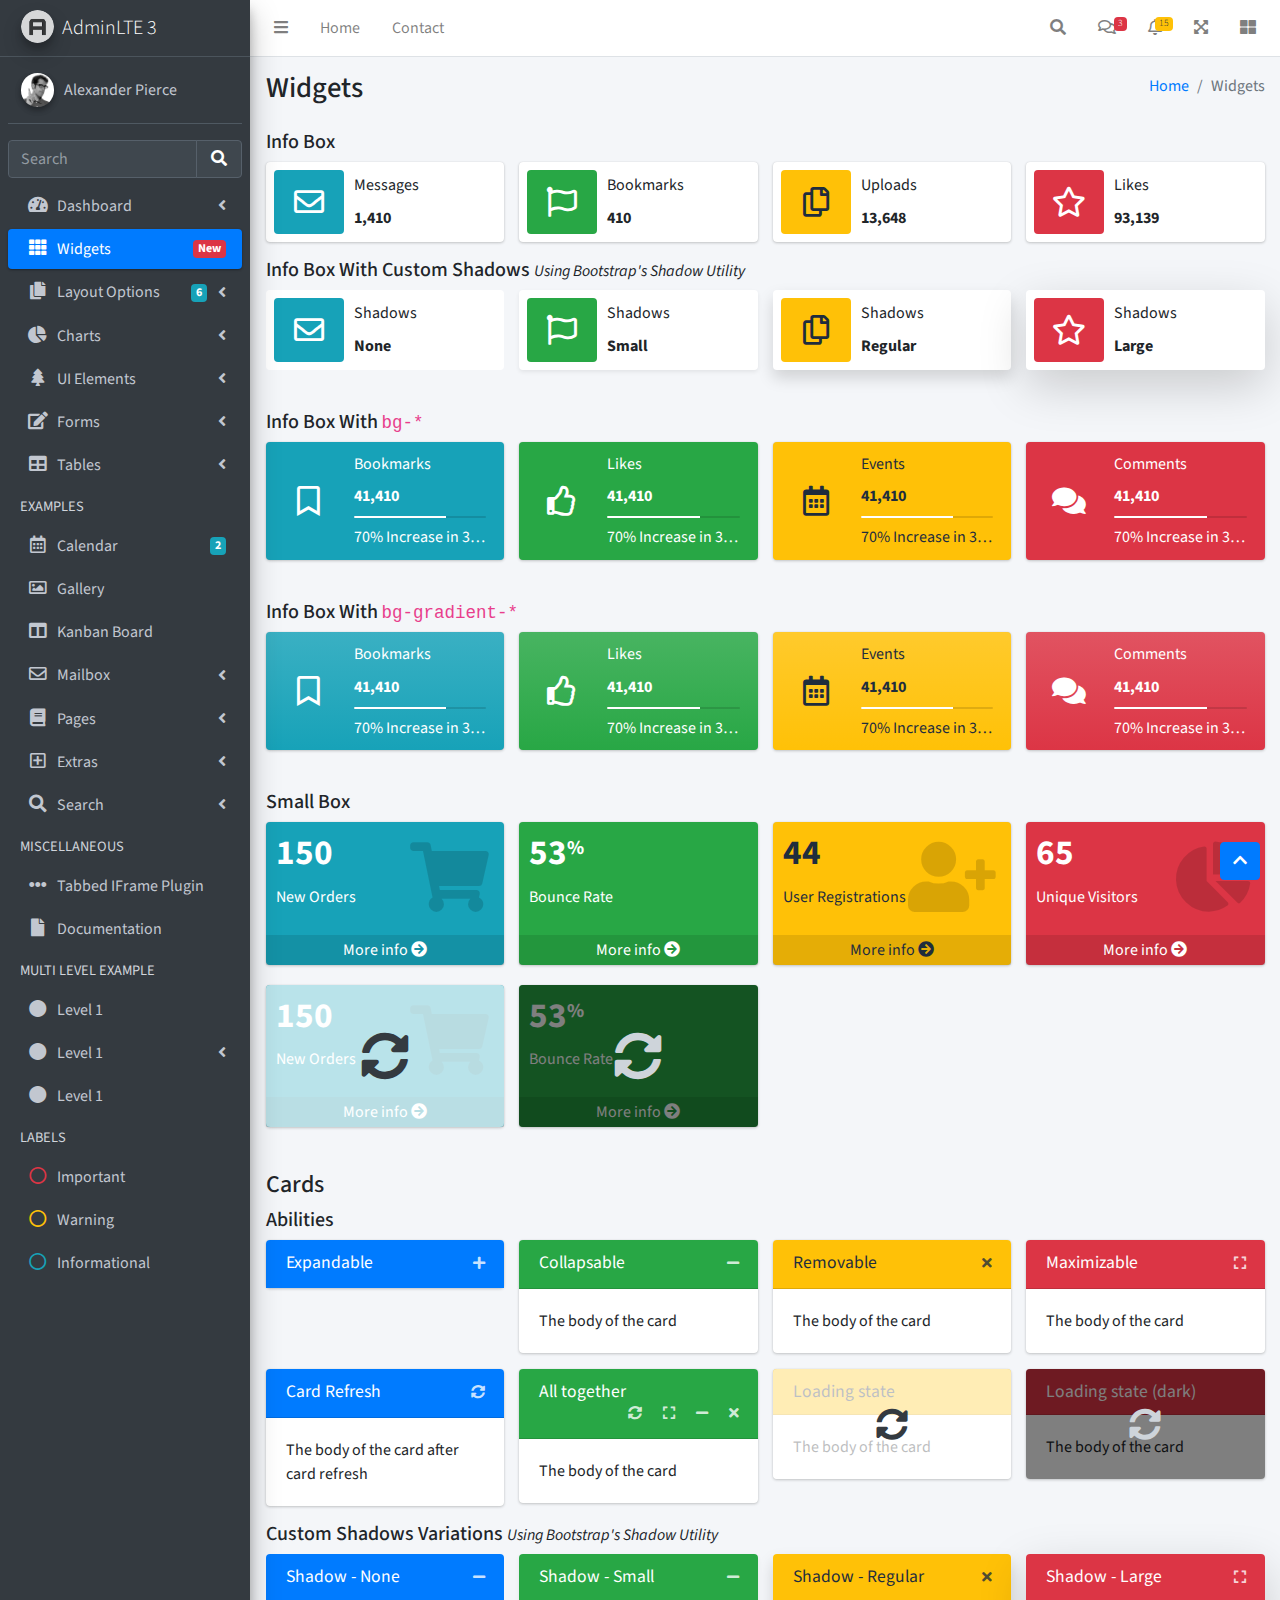
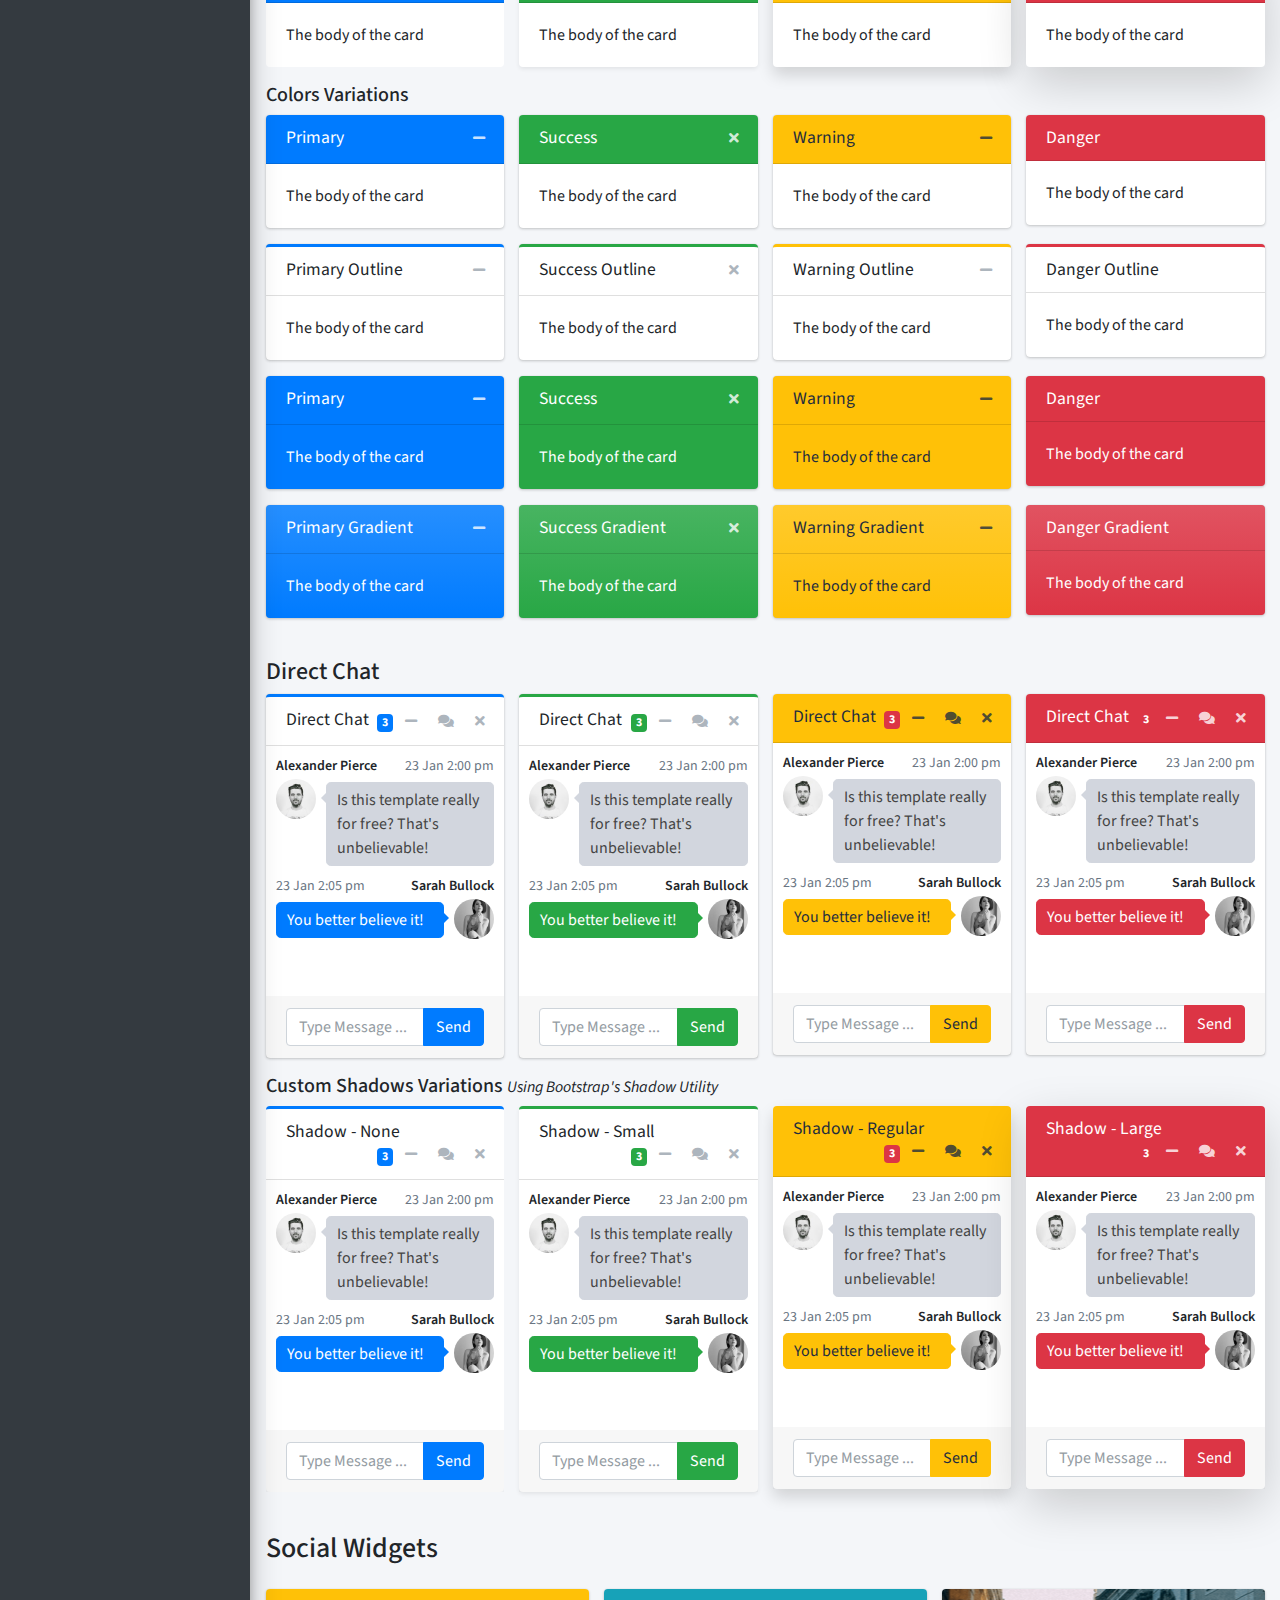
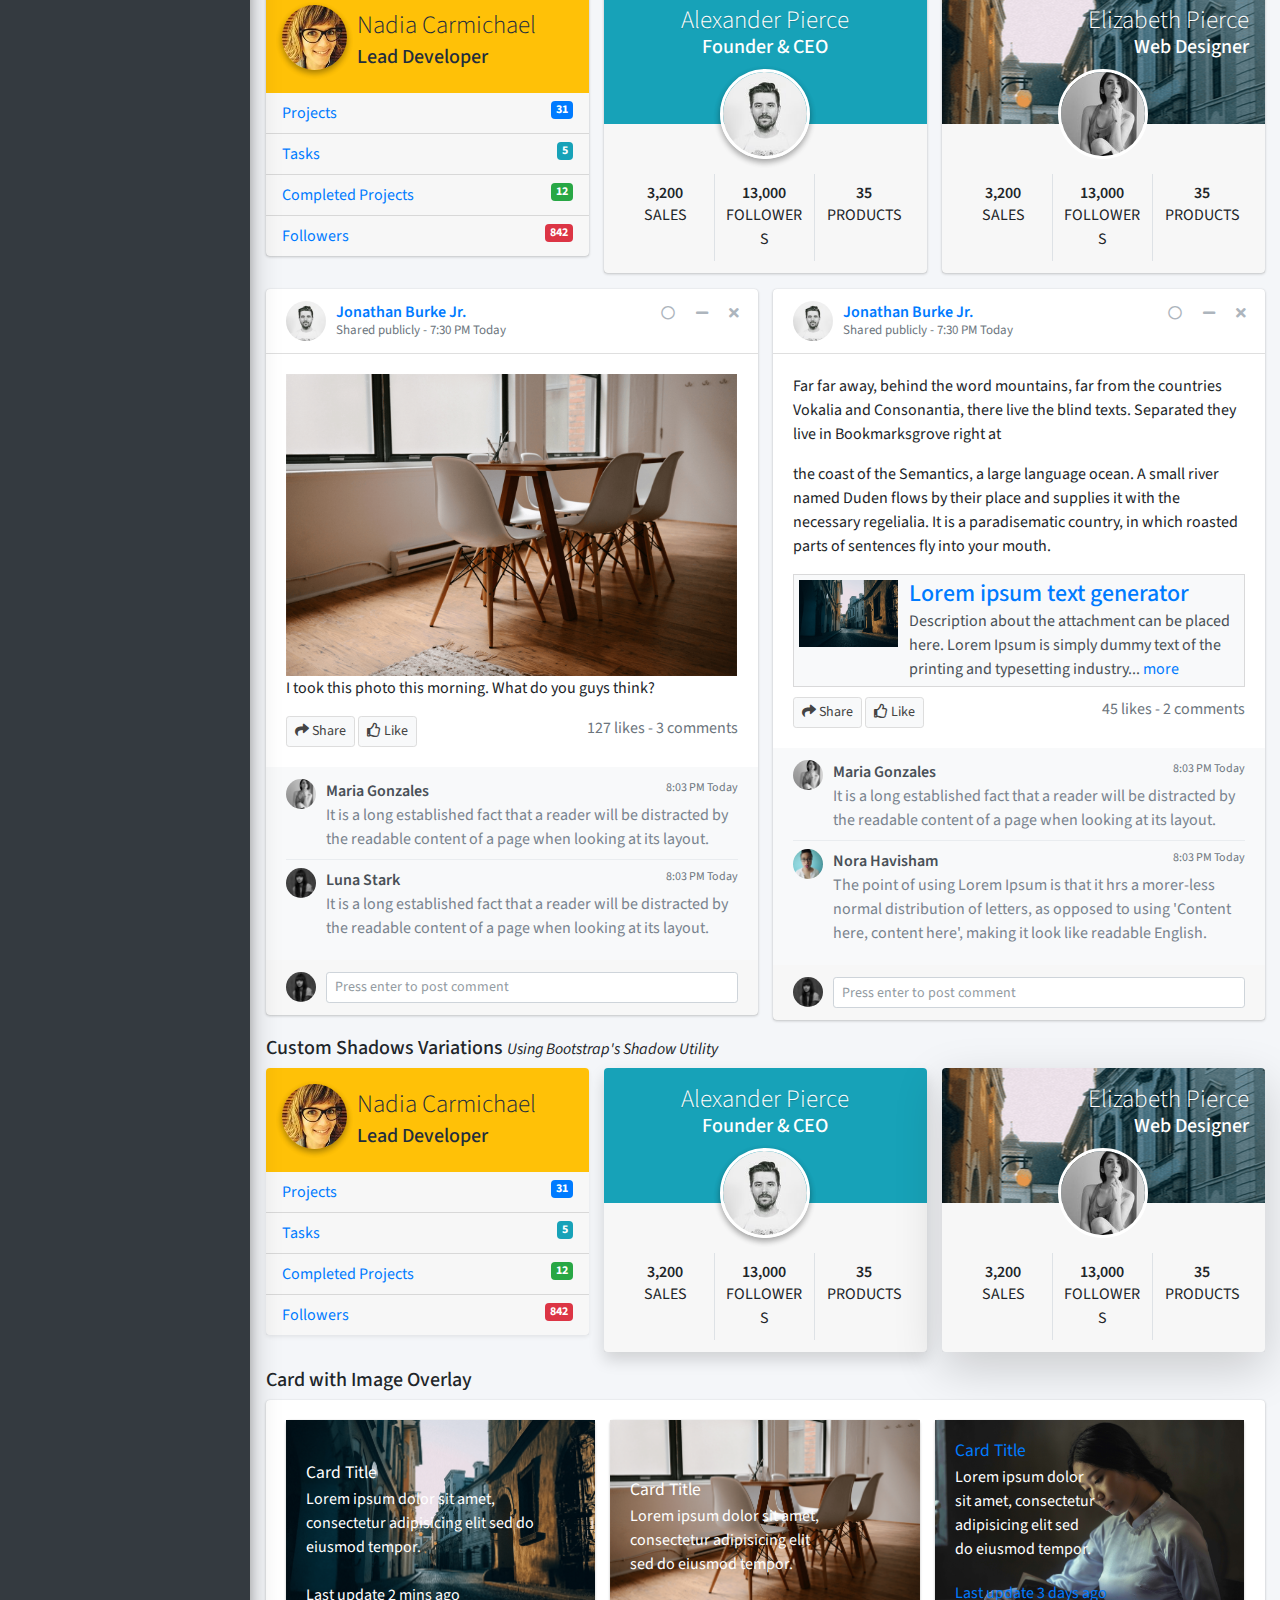
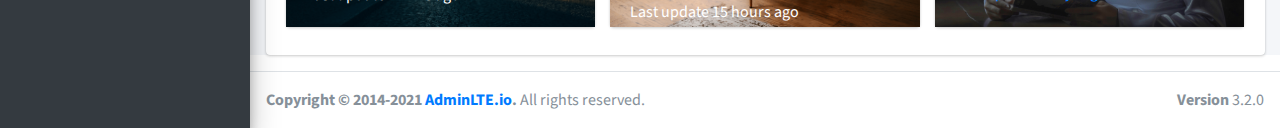
<file: pages/widgets.html>
<!DOCTYPE html>
<html lang="en">
<head>
  <meta charset="utf-8">
  <meta name="viewport" content="width=device-width, initial-scale=1">
  <title>AdminLTE 3 | Widgets</title>

  <!-- Google Font: Source Sans Pro -->
  <link rel="stylesheet" href="https://fonts.googleapis.com/css?family=Source+Sans+Pro:300,400,400i,700&display=fallback">
  <!-- Font Awesome -->
  <link rel="stylesheet" href="../plugins/fontawesome-free/css/all.min.css">
  <!-- Ionicons -->
  <link rel="stylesheet" href="https://code.ionicframework.com/ionicons/2.0.1/css/ionicons.min.css">
  <!-- Theme style -->
  <link rel="stylesheet" href="../dist/css/adminlte.min.css">
</head>
<body class="hold-transition sidebar-mini">
<div class="wrapper">
  <!-- Navbar -->
  <nav class="main-header navbar navbar-expand navbar-white navbar-light">
    <!-- Left navbar links -->
    <ul class="navbar-nav">
      <li class="nav-item">
        <a class="nav-link" data-widget="pushmenu" href="#" role="button"><i class="fas fa-bars"></i></a>
      </li>
      <li class="nav-item d-none d-sm-inline-block">
        <a href="../index3.html" class="nav-link">Home</a>
      </li>
      <li class="nav-item d-none d-sm-inline-block">
        <a href="#" class="nav-link">Contact</a>
      </li>
    </ul>

    <!-- Right navbar links -->
    <ul class="navbar-nav ml-auto">
      <!-- Navbar Search -->
      <li class="nav-item">
        <a class="nav-link" data-widget="navbar-search" href="#" role="button">
          <i class="fas fa-search"></i>
        </a>
        <div class="navbar-search-block">
          <form class="form-inline">
            <div class="input-group input-group-sm">
              <input class="form-control form-control-navbar" type="search" placeholder="Search" aria-label="Search">
              <div class="input-group-append">
                <button class="btn btn-navbar" type="submit">
                  <i class="fas fa-search"></i>
                </button>
                <button class="btn btn-navbar" type="button" data-widget="navbar-search">
                  <i class="fas fa-times"></i>
                </button>
              </div>
            </div>
          </form>
        </div>
      </li>

      <!-- Messages Dropdown Menu -->
      <li class="nav-item dropdown">
        <a class="nav-link" data-toggle="dropdown" href="#">
          <i class="far fa-comments"></i>
          <span class="badge badge-danger navbar-badge">3</span>
        </a>
        <div class="dropdown-menu dropdown-menu-lg dropdown-menu-right">
          <a href="#" class="dropdown-item">
            <!-- Message Start -->
            <div class="media">
              <img src="../dist/img/user1-128x128.jpg" alt="User Avatar" class="img-size-50 mr-3 img-circle">
              <div class="media-body">
                <h3 class="dropdown-item-title">
                  Brad Diesel
                  <span class="float-right text-sm text-danger"><i class="fas fa-star"></i></span>
                </h3>
                <p class="text-sm">Call me whenever you can...</p>
                <p class="text-sm text-muted"><i class="far fa-clock mr-1"></i> 4 Hours Ago</p>
              </div>
            </div>
            <!-- Message End -->
          </a>
          <div class="dropdown-divider"></div>
          <a href="#" class="dropdown-item">
            <!-- Message Start -->
            <div class="media">
              <img src="../dist/img/user8-128x128.jpg" alt="User Avatar" class="img-size-50 img-circle mr-3">
              <div class="media-body">
                <h3 class="dropdown-item-title">
                  John Pierce
                  <span class="float-right text-sm text-muted"><i class="fas fa-star"></i></span>
                </h3>
                <p class="text-sm">I got your message bro</p>
                <p class="text-sm text-muted"><i class="far fa-clock mr-1"></i> 4 Hours Ago</p>
              </div>
            </div>
            <!-- Message End -->
          </a>
          <div class="dropdown-divider"></div>
          <a href="#" class="dropdown-item">
            <!-- Message Start -->
            <div class="media">
              <img src="../dist/img/user3-128x128.jpg" alt="User Avatar" class="img-size-50 img-circle mr-3">
              <div class="media-body">
                <h3 class="dropdown-item-title">
                  Nora Silvester
                  <span class="float-right text-sm text-warning"><i class="fas fa-star"></i></span>
                </h3>
                <p class="text-sm">The subject goes here</p>
                <p class="text-sm text-muted"><i class="far fa-clock mr-1"></i> 4 Hours Ago</p>
              </div>
            </div>
            <!-- Message End -->
          </a>
          <div class="dropdown-divider"></div>
          <a href="#" class="dropdown-item dropdown-footer">See All Messages</a>
        </div>
      </li>
      <!-- Notifications Dropdown Menu -->
      <li class="nav-item dropdown">
        <a class="nav-link" data-toggle="dropdown" href="#">
          <i class="far fa-bell"></i>
          <span class="badge badge-warning navbar-badge">15</span>
        </a>
        <div class="dropdown-menu dropdown-menu-lg dropdown-menu-right">
          <span class="dropdown-item dropdown-header">15 Notifications</span>
          <div class="dropdown-divider"></div>
          <a href="#" class="dropdown-item">
            <i class="fas fa-envelope mr-2"></i> 4 new messages
            <span class="float-right text-muted text-sm">3 mins</span>
          </a>
          <div class="dropdown-divider"></div>
          <a href="#" class="dropdown-item">
            <i class="fas fa-users mr-2"></i> 8 friend requests
            <span class="float-right text-muted text-sm">12 hours</span>
          </a>
          <div class="dropdown-divider"></div>
          <a href="#" class="dropdown-item">
            <i class="fas fa-file mr-2"></i> 3 new reports
            <span class="float-right text-muted text-sm">2 days</span>
          </a>
          <div class="dropdown-divider"></div>
          <a href="#" class="dropdown-item dropdown-footer">See All Notifications</a>
        </div>
      </li>
      <li class="nav-item">
        <a class="nav-link" data-widget="fullscreen" href="#" role="button">
          <i class="fas fa-expand-arrows-alt"></i>
        </a>
      </li>
      <li class="nav-item">
        <a class="nav-link" data-widget="control-sidebar" data-slide="true" href="#" role="button">
          <i class="fas fa-th-large"></i>
        </a>
      </li>
    </ul>
  </nav>
  <!-- /.navbar -->

  <!-- Main Sidebar Container -->
  <aside class="main-sidebar sidebar-dark-primary elevation-4">
    <!-- Brand Logo -->
    <a href="../index3.html" class="brand-link">
      <img src="../dist/img/AdminLTELogo.png" alt="AdminLTE Logo" class="brand-image img-circle elevation-3" style="opacity: .8">
      <span class="brand-text font-weight-light">AdminLTE 3</span>
    </a>

    <!-- Sidebar -->
    <div class="sidebar">
      <!-- Sidebar user panel (optional) -->
      <div class="user-panel mt-3 pb-3 mb-3 d-flex">
        <div class="image">
          <img src="../dist/img/user2-160x160.jpg" class="img-circle elevation-2" alt="User Image">
        </div>
        <div class="info">
          <a href="#" class="d-block">Alexander Pierce</a>
        </div>
      </div>

      <!-- SidebarSearch Form -->
      <div class="form-inline">
        <div class="input-group" data-widget="sidebar-search">
          <input class="form-control form-control-sidebar" type="search" placeholder="Search" aria-label="Search">
          <div class="input-group-append">
            <button class="btn btn-sidebar">
              <i class="fas fa-search fa-fw"></i>
            </button>
          </div>
        </div>
      </div>

      <!-- Sidebar Menu -->
      <nav class="mt-2">
        <ul class="nav nav-pills nav-sidebar flex-column" data-widget="treeview" role="menu" data-accordion="false">
          <!-- Add icons to the links using the .nav-icon class
               with font-awesome or any other icon font library -->
          <li class="nav-item">
            <a href="#" class="nav-link">
              <i class="nav-icon fas fa-tachometer-alt"></i>
              <p>
                Dashboard
                <i class="right fas fa-angle-left"></i>
              </p>
            </a>
            <ul class="nav nav-treeview">
              <li class="nav-item">
                <a href="../index.html" class="nav-link">
                  <i class="far fa-circle nav-icon"></i>
                  <p>Dashboard v1</p>
                </a>
              </li>
              <li class="nav-item">
                <a href="../index2.html" class="nav-link">
                  <i class="far fa-circle nav-icon"></i>
                  <p>Dashboard v2</p>
                </a>
              </li>
              <li class="nav-item">
                <a href="../index3.html" class="nav-link">
                  <i class="far fa-circle nav-icon"></i>
                  <p>Dashboard v3</p>
                </a>
              </li>
            </ul>
          </li>
          <li class="nav-item">
            <a href="widgets.html" class="nav-link active">
              <i class="nav-icon fas fa-th"></i>
              <p>
                Widgets
                <span class="right badge badge-danger">New</span>
              </p>
            </a>
          </li>
          <li class="nav-item">
            <a href="#" class="nav-link">
              <i class="nav-icon fas fa-copy"></i>
              <p>
                Layout Options
                <i class="fas fa-angle-left right"></i>
                <span class="badge badge-info right">6</span>
              </p>
            </a>
            <ul class="nav nav-treeview">
              <li class="nav-item">
                <a href="layout/top-nav.html" class="nav-link">
                  <i class="far fa-circle nav-icon"></i>
                  <p>Top Navigation</p>
                </a>
              </li>
              <li class="nav-item">
                <a href="layout/top-nav-sidebar.html" class="nav-link">
                  <i class="far fa-circle nav-icon"></i>
                  <p>Top Navigation + Sidebar</p>
                </a>
              </li>
              <li class="nav-item">
                <a href="layout/boxed.html" class="nav-link">
                  <i class="far fa-circle nav-icon"></i>
                  <p>Boxed</p>
                </a>
              </li>
              <li class="nav-item">
                <a href="layout/fixed-sidebar.html" class="nav-link">
                  <i class="far fa-circle nav-icon"></i>
                  <p>Fixed Sidebar</p>
                </a>
              </li>
              <li class="nav-item">
                <a href="layout/fixed-sidebar-custom.html" class="nav-link">
                  <i class="far fa-circle nav-icon"></i>
                  <p>Fixed Sidebar <small>+ Custom Area</small></p>
                </a>
              </li>
              <li class="nav-item">
                <a href="layout/fixed-topnav.html" class="nav-link">
                  <i class="far fa-circle nav-icon"></i>
                  <p>Fixed Navbar</p>
                </a>
              </li>
              <li class="nav-item">
                <a href="layout/fixed-footer.html" class="nav-link">
                  <i class="far fa-circle nav-icon"></i>
                  <p>Fixed Footer</p>
                </a>
              </li>
              <li class="nav-item">
                <a href="layout/collapsed-sidebar.html" class="nav-link">
                  <i class="far fa-circle nav-icon"></i>
                  <p>Collapsed Sidebar</p>
                </a>
              </li>
            </ul>
          </li>
          <li class="nav-item">
            <a href="#" class="nav-link">
              <i class="nav-icon fas fa-chart-pie"></i>
              <p>
                Charts
                <i class="right fas fa-angle-left"></i>
              </p>
            </a>
            <ul class="nav nav-treeview">
              <li class="nav-item">
                <a href="charts/chartjs.html" class="nav-link">
                  <i class="far fa-circle nav-icon"></i>
                  <p>ChartJS</p>
                </a>
              </li>
              <li class="nav-item">
                <a href="charts/flot.html" class="nav-link">
                  <i class="far fa-circle nav-icon"></i>
                  <p>Flot</p>
                </a>
              </li>
              <li class="nav-item">
                <a href="charts/inline.html" class="nav-link">
                  <i class="far fa-circle nav-icon"></i>
                  <p>Inline</p>
                </a>
              </li>
              <li class="nav-item">
                <a href="charts/uplot.html" class="nav-link">
                  <i class="far fa-circle nav-icon"></i>
                  <p>uPlot</p>
                </a>
              </li>
            </ul>
          </li>
          <li class="nav-item">
            <a href="#" class="nav-link">
              <i class="nav-icon fas fa-tree"></i>
              <p>
                UI Elements
                <i class="fas fa-angle-left right"></i>
              </p>
            </a>
            <ul class="nav nav-treeview">
              <li class="nav-item">
                <a href="UI/general.html" class="nav-link">
                  <i class="far fa-circle nav-icon"></i>
                  <p>General</p>
                </a>
              </li>
              <li class="nav-item">
                <a href="UI/icons.html" class="nav-link">
                  <i class="far fa-circle nav-icon"></i>
                  <p>Icons</p>
                </a>
              </li>
              <li class="nav-item">
                <a href="UI/buttons.html" class="nav-link">
                  <i class="far fa-circle nav-icon"></i>
                  <p>Buttons</p>
                </a>
              </li>
              <li class="nav-item">
                <a href="UI/sliders.html" class="nav-link">
                  <i class="far fa-circle nav-icon"></i>
                  <p>Sliders</p>
                </a>
              </li>
              <li class="nav-item">
                <a href="UI/modals.html" class="nav-link">
                  <i class="far fa-circle nav-icon"></i>
                  <p>Modals & Alerts</p>
                </a>
              </li>
              <li class="nav-item">
                <a href="UI/navbar.html" class="nav-link">
                  <i class="far fa-circle nav-icon"></i>
                  <p>Navbar & Tabs</p>
                </a>
              </li>
              <li class="nav-item">
                <a href="UI/timeline.html" class="nav-link">
                  <i class="far fa-circle nav-icon"></i>
                  <p>Timeline</p>
                </a>
              </li>
              <li class="nav-item">
                <a href="UI/ribbons.html" class="nav-link">
                  <i class="far fa-circle nav-icon"></i>
                  <p>Ribbons</p>
                </a>
              </li>
            </ul>
          </li>
          <li class="nav-item">
            <a href="#" class="nav-link">
              <i class="nav-icon fas fa-edit"></i>
              <p>
                Forms
                <i class="fas fa-angle-left right"></i>
              </p>
            </a>
            <ul class="nav nav-treeview">
              <li class="nav-item">
                <a href="forms/general.html" class="nav-link">
                  <i class="far fa-circle nav-icon"></i>
                  <p>General Elements</p>
                </a>
              </li>
              <li class="nav-item">
                <a href="forms/advanced.html" class="nav-link">
                  <i class="far fa-circle nav-icon"></i>
                  <p>Advanced Elements</p>
                </a>
              </li>
              <li class="nav-item">
                <a href="forms/editors.html" class="nav-link">
                  <i class="far fa-circle nav-icon"></i>
                  <p>Editors</p>
                </a>
              </li>
              <li class="nav-item">
                <a href="forms/validation.html" class="nav-link">
                  <i class="far fa-circle nav-icon"></i>
                  <p>Validation</p>
                </a>
              </li>
            </ul>
          </li>
          <li class="nav-item">
            <a href="#" class="nav-link">
              <i class="nav-icon fas fa-table"></i>
              <p>
                Tables
                <i class="fas fa-angle-left right"></i>
              </p>
            </a>
            <ul class="nav nav-treeview">
              <li class="nav-item">
                <a href="tables/simple.html" class="nav-link">
                  <i class="far fa-circle nav-icon"></i>
                  <p>Simple Tables</p>
                </a>
              </li>
              <li class="nav-item">
                <a href="tables/data.html" class="nav-link">
                  <i class="far fa-circle nav-icon"></i>
                  <p>DataTables</p>
                </a>
              </li>
              <li class="nav-item">
                <a href="tables/jsgrid.html" class="nav-link">
                  <i class="far fa-circle nav-icon"></i>
                  <p>jsGrid</p>
                </a>
              </li>
            </ul>
          </li>
          <li class="nav-header">EXAMPLES</li>
          <li class="nav-item">
            <a href="calendar.html" class="nav-link">
              <i class="nav-icon far fa-calendar-alt"></i>
              <p>
                Calendar
                <span class="badge badge-info right">2</span>
              </p>
            </a>
          </li>
          <li class="nav-item">
            <a href="gallery.html" class="nav-link">
              <i class="nav-icon far fa-image"></i>
              <p>
                Gallery
              </p>
            </a>
          </li>
          <li class="nav-item">
            <a href="kanban.html" class="nav-link">
              <i class="nav-icon fas fa-columns"></i>
              <p>
                Kanban Board
              </p>
            </a>
          </li>
          <li class="nav-item">
            <a href="#" class="nav-link">
              <i class="nav-icon far fa-envelope"></i>
              <p>
                Mailbox
                <i class="fas fa-angle-left right"></i>
              </p>
            </a>
            <ul class="nav nav-treeview">
              <li class="nav-item">
                <a href="mailbox/mailbox.html" class="nav-link">
                  <i class="far fa-circle nav-icon"></i>
                  <p>Inbox</p>
                </a>
              </li>
              <li class="nav-item">
                <a href="mailbox/compose.html" class="nav-link">
                  <i class="far fa-circle nav-icon"></i>
                  <p>Compose</p>
                </a>
              </li>
              <li class="nav-item">
                <a href="mailbox/read-mail.html" class="nav-link">
                  <i class="far fa-circle nav-icon"></i>
                  <p>Read</p>
                </a>
              </li>
            </ul>
          </li>
          <li class="nav-item">
            <a href="#" class="nav-link">
              <i class="nav-icon fas fa-book"></i>
              <p>
                Pages
                <i class="fas fa-angle-left right"></i>
              </p>
            </a>
            <ul class="nav nav-treeview">
              <li class="nav-item">
                <a href="examples/invoice.html" class="nav-link">
                  <i class="far fa-circle nav-icon"></i>
                  <p>Invoice</p>
                </a>
              </li>
              <li class="nav-item">
                <a href="examples/profile.html" class="nav-link">
                  <i class="far fa-circle nav-icon"></i>
                  <p>Profile</p>
                </a>
              </li>
              <li class="nav-item">
                <a href="examples/e-commerce.html" class="nav-link">
                  <i class="far fa-circle nav-icon"></i>
                  <p>E-commerce</p>
                </a>
              </li>
              <li class="nav-item">
                <a href="examples/projects.html" class="nav-link">
                  <i class="far fa-circle nav-icon"></i>
                  <p>Projects</p>
                </a>
              </li>
              <li class="nav-item">
                <a href="examples/project-add.html" class="nav-link">
                  <i class="far fa-circle nav-icon"></i>
                  <p>Project Add</p>
                </a>
              </li>
              <li class="nav-item">
                <a href="examples/project-edit.html" class="nav-link">
                  <i class="far fa-circle nav-icon"></i>
                  <p>Project Edit</p>
                </a>
              </li>
              <li class="nav-item">
                <a href="examples/project-detail.html" class="nav-link">
                  <i class="far fa-circle nav-icon"></i>
                  <p>Project Detail</p>
                </a>
              </li>
              <li class="nav-item">
                <a href="examples/contacts.html" class="nav-link">
                  <i class="far fa-circle nav-icon"></i>
                  <p>Contacts</p>
                </a>
              </li>
              <li class="nav-item">
                <a href="examples/faq.html" class="nav-link">
                  <i class="far fa-circle nav-icon"></i>
                  <p>FAQ</p>
                </a>
              </li>
              <li class="nav-item">
                <a href="examples/contact-us.html" class="nav-link">
                  <i class="far fa-circle nav-icon"></i>
                  <p>Contact us</p>
                </a>
              </li>
            </ul>
          </li>
          <li class="nav-item">
            <a href="#" class="nav-link">
              <i class="nav-icon far fa-plus-square"></i>
              <p>
                Extras
                <i class="fas fa-angle-left right"></i>
              </p>
            </a>
            <ul class="nav nav-treeview">
              <li class="nav-item">
                <a href="#" class="nav-link">
                  <i class="far fa-circle nav-icon"></i>
                  <p>
                    Login & Register v1
                    <i class="fas fa-angle-left right"></i>
                  </p>
                </a>
                <ul class="nav nav-treeview">
                  <li class="nav-item">
                    <a href="examples/login.html" class="nav-link">
                      <i class="far fa-circle nav-icon"></i>
                      <p>Login v1</p>
                    </a>
                  </li>
                  <li class="nav-item">
                    <a href="examples/register.html" class="nav-link">
                      <i class="far fa-circle nav-icon"></i>
                      <p>Register v1</p>
                    </a>
                  </li>
                  <li class="nav-item">
                    <a href="examples/forgot-password.html" class="nav-link">
                      <i class="far fa-circle nav-icon"></i>
                      <p>Forgot Password v1</p>
                    </a>
                  </li>
                  <li class="nav-item">
                    <a href="examples/recover-password.html" class="nav-link">
                      <i class="far fa-circle nav-icon"></i>
                      <p>Recover Password v1</p>
                    </a>
                  </li>
                </ul>
              </li>
              <li class="nav-item">
                <a href="#" class="nav-link">
                  <i class="far fa-circle nav-icon"></i>
                  <p>
                    Login & Register v2
                    <i class="fas fa-angle-left right"></i>
                  </p>
                </a>
                <ul class="nav nav-treeview">
                  <li class="nav-item">
                    <a href="examples/login-v2.html" class="nav-link">
                      <i class="far fa-circle nav-icon"></i>
                      <p>Login v2</p>
                    </a>
                  </li>
                  <li class="nav-item">
                    <a href="examples/register-v2.html" class="nav-link">
                      <i class="far fa-circle nav-icon"></i>
                      <p>Register v2</p>
                    </a>
                  </li>
                  <li class="nav-item">
                    <a href="examples/forgot-password-v2.html" class="nav-link">
                      <i class="far fa-circle nav-icon"></i>
                      <p>Forgot Password v2</p>
                    </a>
                  </li>
                  <li class="nav-item">
                    <a href="examples/recover-password-v2.html" class="nav-link">
                      <i class="far fa-circle nav-icon"></i>
                      <p>Recover Password v2</p>
                    </a>
                  </li>
                </ul>
              </li>
              <li class="nav-item">
                <a href="examples/lockscreen.html" class="nav-link">
                  <i class="far fa-circle nav-icon"></i>
                  <p>Lockscreen</p>
                </a>
              </li>
              <li class="nav-item">
                <a href="examples/legacy-user-menu.html" class="nav-link">
                  <i class="far fa-circle nav-icon"></i>
                  <p>Legacy User Menu</p>
                </a>
              </li>
              <li class="nav-item">
                <a href="examples/language-menu.html" class="nav-link">
                  <i class="far fa-circle nav-icon"></i>
                  <p>Language Menu</p>
                </a>
              </li>
              <li class="nav-item">
                <a href="examples/404.html" class="nav-link">
                  <i class="far fa-circle nav-icon"></i>
                  <p>Error 404</p>
                </a>
              </li>
              <li class="nav-item">
                <a href="examples/500.html" class="nav-link">
                  <i class="far fa-circle nav-icon"></i>
                  <p>Error 500</p>
                </a>
              </li>
              <li class="nav-item">
                <a href="examples/pace.html" class="nav-link">
                  <i class="far fa-circle nav-icon"></i>
                  <p>Pace</p>
                </a>
              </li>
              <li class="nav-item">
                <a href="examples/blank.html" class="nav-link">
                  <i class="far fa-circle nav-icon"></i>
                  <p>Blank Page</p>
                </a>
              </li>
              <li class="nav-item">
                <a href="../starter.html" class="nav-link">
                  <i class="far fa-circle nav-icon"></i>
                  <p>Starter Page</p>
                </a>
              </li>
            </ul>
          </li>
          <li class="nav-item">
            <a href="#" class="nav-link">
              <i class="nav-icon fas fa-search"></i>
              <p>
                Search
                <i class="fas fa-angle-left right"></i>
              </p>
            </a>
            <ul class="nav nav-treeview">
              <li class="nav-item">
                <a href="search/simple.html" class="nav-link">
                  <i class="far fa-circle nav-icon"></i>
                  <p>Simple Search</p>
                </a>
              </li>
              <li class="nav-item">
                <a href="search/enhanced.html" class="nav-link">
                  <i class="far fa-circle nav-icon"></i>
                  <p>Enhanced</p>
                </a>
              </li>
            </ul>
          </li>
          <li class="nav-header">MISCELLANEOUS</li>
          <li class="nav-item">
            <a href="../iframe.html" class="nav-link">
              <i class="nav-icon fas fa-ellipsis-h"></i>
              <p>Tabbed IFrame Plugin</p>
            </a>
          </li>
          <li class="nav-item">
            <a href="https://adminlte.io/docs/3.1/" class="nav-link">
              <i class="nav-icon fas fa-file"></i>
              <p>Documentation</p>
            </a>
          </li>
          <li class="nav-header">MULTI LEVEL EXAMPLE</li>
          <li class="nav-item">
            <a href="#" class="nav-link">
              <i class="fas fa-circle nav-icon"></i>
              <p>Level 1</p>
            </a>
          </li>
          <li class="nav-item">
            <a href="#" class="nav-link">
              <i class="nav-icon fas fa-circle"></i>
              <p>
                Level 1
                <i class="right fas fa-angle-left"></i>
              </p>
            </a>
            <ul class="nav nav-treeview">
              <li class="nav-item">
                <a href="#" class="nav-link">
                  <i class="far fa-circle nav-icon"></i>
                  <p>Level 2</p>
                </a>
              </li>
              <li class="nav-item">
                <a href="#" class="nav-link">
                  <i class="far fa-circle nav-icon"></i>
                  <p>
                    Level 2
                    <i class="right fas fa-angle-left"></i>
                  </p>
                </a>
                <ul class="nav nav-treeview">
                  <li class="nav-item">
                    <a href="#" class="nav-link">
                      <i class="far fa-dot-circle nav-icon"></i>
                      <p>Level 3</p>
                    </a>
                  </li>
                  <li class="nav-item">
                    <a href="#" class="nav-link">
                      <i class="far fa-dot-circle nav-icon"></i>
                      <p>Level 3</p>
                    </a>
                  </li>
                  <li class="nav-item">
                    <a href="#" class="nav-link">
                      <i class="far fa-dot-circle nav-icon"></i>
                      <p>Level 3</p>
                    </a>
                  </li>
                </ul>
              </li>
              <li class="nav-item">
                <a href="#" class="nav-link">
                  <i class="far fa-circle nav-icon"></i>
                  <p>Level 2</p>
                </a>
              </li>
            </ul>
          </li>
          <li class="nav-item">
            <a href="#" class="nav-link">
              <i class="fas fa-circle nav-icon"></i>
              <p>Level 1</p>
            </a>
          </li>
          <li class="nav-header">LABELS</li>
          <li class="nav-item">
            <a href="#" class="nav-link">
              <i class="nav-icon far fa-circle text-danger"></i>
              <p class="text">Important</p>
            </a>
          </li>
          <li class="nav-item">
            <a href="#" class="nav-link">
              <i class="nav-icon far fa-circle text-warning"></i>
              <p>Warning</p>
            </a>
          </li>
          <li class="nav-item">
            <a href="#" class="nav-link">
              <i class="nav-icon far fa-circle text-info"></i>
              <p>Informational</p>
            </a>
          </li>
        </ul>
      </nav>
      <!-- /.sidebar-menu -->
    </div>
    <!-- /.sidebar -->
  </aside>

  <!-- Content Wrapper. Contains page content -->
  <div class="content-wrapper">
    <!-- Content Header (Page header) -->
    <section class="content-header">
      <div class="container-fluid">
        <div class="row mb-2">
          <div class="col-sm-6">
            <h1>Widgets</h1>
          </div>
          <div class="col-sm-6">
            <ol class="breadcrumb float-sm-right">
              <li class="breadcrumb-item"><a href="#">Home</a></li>
              <li class="breadcrumb-item active">Widgets</li>
            </ol>
          </div>
        </div>
      </div><!-- /.container-fluid -->
    </section>

    <!-- Main content -->
    <section class="content">
      <div class="container-fluid">
        <h5 class="mb-2">Info Box</h5>
        <div class="row">
          <div class="col-md-3 col-sm-6 col-12">
            <div class="info-box">
              <span class="info-box-icon bg-info"><i class="far fa-envelope"></i></span>

              <div class="info-box-content">
                <span class="info-box-text">Messages</span>
                <span class="info-box-number">1,410</span>
              </div>
              <!-- /.info-box-content -->
            </div>
            <!-- /.info-box -->
          </div>
          <!-- /.col -->
          <div class="col-md-3 col-sm-6 col-12">
            <div class="info-box">
              <span class="info-box-icon bg-success"><i class="far fa-flag"></i></span>

              <div class="info-box-content">
                <span class="info-box-text">Bookmarks</span>
                <span class="info-box-number">410</span>
              </div>
              <!-- /.info-box-content -->
            </div>
            <!-- /.info-box -->
          </div>
          <!-- /.col -->
          <div class="col-md-3 col-sm-6 col-12">
            <div class="info-box">
              <span class="info-box-icon bg-warning"><i class="far fa-copy"></i></span>

              <div class="info-box-content">
                <span class="info-box-text">Uploads</span>
                <span class="info-box-number">13,648</span>
              </div>
              <!-- /.info-box-content -->
            </div>
            <!-- /.info-box -->
          </div>
          <!-- /.col -->
          <div class="col-md-3 col-sm-6 col-12">
            <div class="info-box">
              <span class="info-box-icon bg-danger"><i class="far fa-star"></i></span>

              <div class="info-box-content">
                <span class="info-box-text">Likes</span>
                <span class="info-box-number">93,139</span>
              </div>
              <!-- /.info-box-content -->
            </div>
            <!-- /.info-box -->
          </div>
          <!-- /.col -->
        </div>
        <!-- /.row -->

        <!-- =========================================================== -->
        <h5 class="mb-2">Info Box With Custom Shadows <small><i>Using Bootstrap's Shadow Utility</i></small></h5>
        <div class="row">
          <div class="col-md-3 col-sm-6 col-12">
            <div class="info-box shadow-none">
              <span class="info-box-icon bg-info"><i class="far fa-envelope"></i></span>

              <div class="info-box-content">
                <span class="info-box-text">Shadows</span>
                <span class="info-box-number">None</span>
              </div>
              <!-- /.info-box-content -->
            </div>
            <!-- /.info-box -->
          </div>
          <!-- /.col -->
          <div class="col-md-3 col-sm-6 col-12">
            <div class="info-box shadow-sm">
              <span class="info-box-icon bg-success"><i class="far fa-flag"></i></span>

              <div class="info-box-content">
                <span class="info-box-text">Shadows</span>
                <span class="info-box-number">Small</span>
              </div>
              <!-- /.info-box-content -->
            </div>
            <!-- /.info-box -->
          </div>
          <!-- /.col -->
          <div class="col-md-3 col-sm-6 col-12">
            <div class="info-box shadow">
              <span class="info-box-icon bg-warning"><i class="far fa-copy"></i></span>

              <div class="info-box-content">
                <span class="info-box-text">Shadows</span>
                <span class="info-box-number">Regular</span>
              </div>
              <!-- /.info-box-content -->
            </div>
            <!-- /.info-box -->
          </div>
          <!-- /.col -->
          <div class="col-md-3 col-sm-6 col-12">
            <div class="info-box shadow-lg">
              <span class="info-box-icon bg-danger"><i class="far fa-star"></i></span>

              <div class="info-box-content">
                <span class="info-box-text">Shadows</span>
                <span class="info-box-number">Large</span>
              </div>
              <!-- /.info-box-content -->
            </div>
            <!-- /.info-box -->
          </div>
          <!-- /.col -->
        </div>
        <!-- /.row -->

        <!-- =========================================================== -->
        <h5 class="mt-4 mb-2">Info Box With <code>bg-*</code></h5>
        <div class="row">
          <div class="col-md-3 col-sm-6 col-12">
            <div class="info-box bg-info">
              <span class="info-box-icon"><i class="far fa-bookmark"></i></span>

              <div class="info-box-content">
                <span class="info-box-text">Bookmarks</span>
                <span class="info-box-number">41,410</span>

                <div class="progress">
                  <div class="progress-bar" style="width: 70%"></div>
                </div>
                <span class="progress-description">
                  70% Increase in 30 Days
                </span>
              </div>
              <!-- /.info-box-content -->
            </div>
            <!-- /.info-box -->
          </div>
          <!-- /.col -->
          <div class="col-md-3 col-sm-6 col-12">
            <div class="info-box bg-success">
              <span class="info-box-icon"><i class="far fa-thumbs-up"></i></span>

              <div class="info-box-content">
                <span class="info-box-text">Likes</span>
                <span class="info-box-number">41,410</span>

                <div class="progress">
                  <div class="progress-bar" style="width: 70%"></div>
                </div>
                <span class="progress-description">
                  70% Increase in 30 Days
                </span>
              </div>
              <!-- /.info-box-content -->
            </div>
            <!-- /.info-box -->
          </div>
          <!-- /.col -->
          <div class="col-md-3 col-sm-6 col-12">
            <div class="info-box bg-warning">
              <span class="info-box-icon"><i class="far fa-calendar-alt"></i></span>

              <div class="info-box-content">
                <span class="info-box-text">Events</span>
                <span class="info-box-number">41,410</span>

                <div class="progress">
                  <div class="progress-bar" style="width: 70%"></div>
                </div>
                <span class="progress-description">
                  70% Increase in 30 Days
                </span>
              </div>
              <!-- /.info-box-content -->
            </div>
            <!-- /.info-box -->
          </div>
          <!-- /.col -->
          <div class="col-md-3 col-sm-6 col-12">
            <div class="info-box bg-danger">
              <span class="info-box-icon"><i class="fas fa-comments"></i></span>

              <div class="info-box-content">
                <span class="info-box-text">Comments</span>
                <span class="info-box-number">41,410</span>

                <div class="progress">
                  <div class="progress-bar" style="width: 70%"></div>
                </div>
                <span class="progress-description">
                  70% Increase in 30 Days
                </span>
              </div>
              <!-- /.info-box-content -->
            </div>
            <!-- /.info-box -->
          </div>
          <!-- /.col -->
        </div>
        <!-- /.row -->

        <!-- =========================================================== -->
        <h5 class="mt-4 mb-2">Info Box With <code>bg-gradient-*</code></h5>
        <div class="row">
          <div class="col-md-3 col-sm-6 col-12">
            <div class="info-box bg-gradient-info">
              <span class="info-box-icon"><i class="far fa-bookmark"></i></span>

              <div class="info-box-content">
                <span class="info-box-text">Bookmarks</span>
                <span class="info-box-number">41,410</span>

                <div class="progress">
                  <div class="progress-bar" style="width: 70%"></div>
                </div>
                <span class="progress-description">
                  70% Increase in 30 Days
                </span>
              </div>
              <!-- /.info-box-content -->
            </div>
            <!-- /.info-box -->
          </div>
          <!-- /.col -->
          <div class="col-md-3 col-sm-6 col-12">
            <div class="info-box bg-gradient-success">
              <span class="info-box-icon"><i class="far fa-thumbs-up"></i></span>

              <div class="info-box-content">
                <span class="info-box-text">Likes</span>
                <span class="info-box-number">41,410</span>

                <div class="progress">
                  <div class="progress-bar" style="width: 70%"></div>
                </div>
                <span class="progress-description">
                  70% Increase in 30 Days
                </span>
              </div>
              <!-- /.info-box-content -->
            </div>
            <!-- /.info-box -->
          </div>
          <!-- /.col -->
          <div class="col-md-3 col-sm-6 col-12">
            <div class="info-box bg-gradient-warning">
              <span class="info-box-icon"><i class="far fa-calendar-alt"></i></span>

              <div class="info-box-content">
                <span class="info-box-text">Events</span>
                <span class="info-box-number">41,410</span>

                <div class="progress">
                  <div class="progress-bar" style="width: 70%"></div>
                </div>
                <span class="progress-description">
                  70% Increase in 30 Days
                </span>
              </div>
              <!-- /.info-box-content -->
            </div>
            <!-- /.info-box -->
          </div>
          <!-- /.col -->
          <div class="col-md-3 col-sm-6 col-12">
            <div class="info-box bg-gradient-danger">
              <span class="info-box-icon"><i class="fas fa-comments"></i></span>

              <div class="info-box-content">
                <span class="info-box-text">Comments</span>
                <span class="info-box-number">41,410</span>

                <div class="progress">
                  <div class="progress-bar" style="width: 70%"></div>
                </div>
                <span class="progress-description">
                  70% Increase in 30 Days
                </span>
              </div>
              <!-- /.info-box-content -->
            </div>
            <!-- /.info-box -->
          </div>
          <!-- /.col -->
        </div>
        <!-- /.row -->

        <!-- =========================================================== -->

        <!-- Small Box (Stat card) -->
        <h5 class="mb-2 mt-4">Small Box</h5>
        <div class="row">
          <div class="col-lg-3 col-6">
            <!-- small card -->
            <div class="small-box bg-info">
              <div class="inner">
                <h3>150</h3>

                <p>New Orders</p>
              </div>
              <div class="icon">
                <i class="fas fa-shopping-cart"></i>
              </div>
              <a href="#" class="small-box-footer">
                More info <i class="fas fa-arrow-circle-right"></i>
              </a>
            </div>
          </div>
          <!-- ./col -->
          <div class="col-lg-3 col-6">
            <!-- small card -->
            <div class="small-box bg-success">
              <div class="inner">
                <h3>53<sup style="font-size: 20px">%</sup></h3>

                <p>Bounce Rate</p>
              </div>
              <div class="icon">
                <i class="ion ion-stats-bars"></i>
              </div>
              <a href="#" class="small-box-footer">
                More info <i class="fas fa-arrow-circle-right"></i>
              </a>
            </div>
          </div>
          <!-- ./col -->
          <div class="col-lg-3 col-6">
            <!-- small card -->
            <div class="small-box bg-warning">
              <div class="inner">
                <h3>44</h3>

                <p>User Registrations</p>
              </div>
              <div class="icon">
                <i class="fas fa-user-plus"></i>
              </div>
              <a href="#" class="small-box-footer">
                More info <i class="fas fa-arrow-circle-right"></i>
              </a>
            </div>
          </div>
          <!-- ./col -->
          <div class="col-lg-3 col-6">
            <!-- small card -->
            <div class="small-box bg-danger">
              <div class="inner">
                <h3>65</h3>

                <p>Unique Visitors</p>
              </div>
              <div class="icon">
                <i class="fas fa-chart-pie"></i>
              </div>
              <a href="#" class="small-box-footer">
                More info <i class="fas fa-arrow-circle-right"></i>
              </a>
            </div>
          </div>
          <!-- ./col -->
        </div>
        <!-- /.row -->

        <!-- Small Box (Stat card) -->
        <div class="row">
          <div class="col-lg-3 col-6">
            <!-- small card -->
            <div class="small-box bg-info">
              <!-- Loading (remove the following to stop the loading)-->
              <div class="overlay">
                <i class="fas fa-3x fa-sync-alt"></i>
              </div>
              <!-- end loading -->
              <div class="inner">
                <h3>150</h3>

                <p>New Orders</p>
              </div>
              <div class="icon">
                <i class="fas fa-shopping-cart"></i>
              </div>
              <a href="#" class="small-box-footer">
                More info <i class="fas fa-arrow-circle-right"></i>
              </a>
            </div>
          </div>
          <!-- ./col -->
          <div class="col-lg-3 col-6">
            <!-- small card -->
            <div class="small-box bg-success">
              <!-- Loading (remove the following to stop the loading)-->
              <div class="overlay dark">
                <i class="fas fa-3x fa-sync-alt"></i>
              </div>
              <!-- end loading -->
              <div class="inner">
                <h3>53<sup style="font-size: 20px">%</sup></h3>

                <p>Bounce Rate</p>
              </div>
              <div class="icon">
                <i class="ion ion-stats-bars"></i>
              </div>
              <a href="#" class="small-box-footer">
                More info <i class="fas fa-arrow-circle-right"></i>
              </a>
            </div>
          </div>
          <!-- ./col -->
        </div>
        <!-- /.row -->

        <!-- =========================================================== -->
        <h4 class="mb-2 mt-4">Cards</h4>
        <h5 class="mb-2">Abilities</h5>
        <div class="row">
          <div class="col-md-3">
            <div class="card card-primary collapsed-card">
              <div class="card-header">
                <h3 class="card-title">Expandable</h3>

                <div class="card-tools">
                  <button type="button" class="btn btn-tool" data-card-widget="collapse"><i class="fas fa-plus"></i>
                  </button>
                </div>
                <!-- /.card-tools -->
              </div>
              <!-- /.card-header -->
              <div class="card-body">
                The body of the card
              </div>
              <!-- /.card-body -->
            </div>
            <!-- /.card -->
          </div>
          <!-- /.col -->
          <div class="col-md-3">
            <div class="card card-success">
              <div class="card-header">
                <h3 class="card-title">Collapsable</h3>

                <div class="card-tools">
                  <button type="button" class="btn btn-tool" data-card-widget="collapse"><i class="fas fa-minus"></i>
                  </button>
                </div>
                <!-- /.card-tools -->
              </div>
              <!-- /.card-header -->
              <div class="card-body">
                The body of the card
              </div>
              <!-- /.card-body -->
            </div>
            <!-- /.card -->
          </div>
          <!-- /.col -->
          <div class="col-md-3">
            <div class="card card-warning">
              <div class="card-header">
                <h3 class="card-title">Removable</h3>

                <div class="card-tools">
                  <button type="button" class="btn btn-tool" data-card-widget="remove"><i class="fas fa-times"></i>
                  </button>
                </div>
                <!-- /.card-tools -->
              </div>
              <!-- /.card-header -->
              <div class="card-body">
                The body of the card
              </div>
              <!-- /.card-body -->
            </div>
            <!-- /.card -->
          </div>
          <!-- /.col -->
          <div class="col-md-3">
            <div class="card card-danger">
              <div class="card-header">
                <h3 class="card-title">Maximizable</h3>

                <div class="card-tools">
                  <button type="button" class="btn btn-tool" data-card-widget="maximize"><i class="fas fa-expand"></i>
                  </button>
                </div>
                <!-- /.card-tools -->
              </div>
              <!-- /.card-header -->
              <div class="card-body">
                The body of the card
              </div>
              <!-- /.card-body -->
            </div>
            <!-- /.card -->
          </div>
          <!-- /.col -->
        </div>
        <!-- /.row -->

        <div class="row">
          <div class="col-md-3">
            <div class="card card-primary">
              <div class="card-header">
                <h3 class="card-title">Card Refresh</h3>

                <div class="card-tools">
                  <button type="button" class="btn btn-tool" data-card-widget="card-refresh" data-source="widgets.html" data-source-selector="#card-refresh-content">
                    <i class="fas fa-sync-alt"></i>
                  </button>
                </div>
                <!-- /.card-tools -->
              </div>
              <!-- /.card-header -->
              <div class="card-body">
                The body of the card
              </div>
              <!-- /.card-body -->
            </div>
            <!-- /.card -->
            <div class="d-none" id="card-refresh-content">
                The body of the card after card refresh
            </div>
          </div>
          <!-- /.col -->
          <div class="col-md-3">
            <div class="card card-success">
              <div class="card-header">
                <h3 class="card-title">All together</h3>

                <div class="card-tools">
                  <button type="button" class="btn btn-tool" data-card-widget="card-refresh" data-source="widgets.html" data-source-selector="#card-refresh-content" data-load-on-init="false">
                    <i class="fas fa-sync-alt"></i>
                  </button>
                  <button type="button" class="btn btn-tool" data-card-widget="maximize">
                    <i class="fas fa-expand"></i>
                  </button>
                  <button type="button" class="btn btn-tool" data-card-widget="collapse">
                    <i class="fas fa-minus"></i>
                  </button>
                  <button type="button" class="btn btn-tool" data-card-widget="remove">
                    <i class="fas fa-times"></i>
                  </button>
                </div>
                <!-- /.card-tools -->
              </div>
              <!-- /.card-header -->
              <div class="card-body">
                The body of the card
              </div>
              <!-- /.card-body -->
            </div>
            <!-- /.card -->
          </div>
          <!-- /.col -->
          <div class="col-md-3">
            <div class="card card-warning">
              <div class="card-header">
                <h3 class="card-title">Loading state</h3>
              </div>
              <div class="card-body">
                The body of the card
              </div>
              <!-- /.card-body -->
              <!-- Loading (remove the following to stop the loading)-->
              <div class="overlay">
                <i class="fas fa-2x fa-sync-alt"></i>
              </div>
              <!-- end loading -->
            </div>
            <!-- /.card -->
          </div>
          <!-- /.col -->
          <div class="col-md-3">
            <div class="card card-danger">
              <div class="card-header">
                <h3 class="card-title">Loading state (dark)</h3>
              </div>
              <div class="card-body">
                The body of the card
              </div>
              <!-- /.card-body -->
              <!-- Loading (remove the following to stop the loading)-->
              <div class="overlay dark">
                <i class="fas fa-2x fa-sync-alt"></i>
              </div>
              <!-- end loading -->
            </div>
            <!-- /.card -->
          </div>
          <!-- /.col -->
        </div>
        <!-- /.row -->

        <!-- =========================================================== -->
        <h5 class="mb-2">Custom Shadows Variations <small><i>Using Bootstrap's Shadow Utility</i></small></h5>
        <div class="row">
          <div class="col-md-3">
            <div class="card card-primary shadow-none">
              <div class="card-header">
                <h3 class="card-title">Shadow - None</h3>

                <div class="card-tools">
                  <button type="button" class="btn btn-tool" data-card-widget="collapse">
                    <i class="fas fa-minus"></i>
                  </button>
                </div>
                <!-- /.card-tools -->
              </div>
              <!-- /.card-header -->
              <div class="card-body">
                The body of the card
              </div>
              <!-- /.card-body -->
            </div>
            <!-- /.card -->
          </div>
          <!-- /.col -->
          <div class="col-md-3">
            <div class="card card-success shadow-sm">
              <div class="card-header">
                <h3 class="card-title">Shadow - Small</h3>

                <div class="card-tools">
                  <button type="button" class="btn btn-tool" data-card-widget="collapse">
                    <i class="fas fa-minus"></i>
                  </button>
                </div>
                <!-- /.card-tools -->
              </div>
              <!-- /.card-header -->
              <div class="card-body">
                The body of the card
              </div>
              <!-- /.card-body -->
            </div>
            <!-- /.card -->
          </div>
          <!-- /.col -->
          <div class="col-md-3">
            <div class="card card-warning shadow">
              <div class="card-header">
                <h3 class="card-title">Shadow - Regular</h3>

                <div class="card-tools">
                  <button type="button" class="btn btn-tool" data-card-widget="remove"><i class="fas fa-times"></i>
                  </button>
                </div>
                <!-- /.card-tools -->
              </div>
              <!-- /.card-header -->
              <div class="card-body">
                The body of the card
              </div>
              <!-- /.card-body -->
            </div>
            <!-- /.card -->
          </div>
          <!-- /.col -->
          <div class="col-md-3">
            <div class="card card-danger shadow-lg">
              <div class="card-header">
                <h3 class="card-title">Shadow - Large</h3>

                <div class="card-tools">
                  <button type="button" class="btn btn-tool" data-card-widget="maximize"><i class="fas fa-expand"></i>
                  </button>
                </div>
                <!-- /.card-tools -->
              </div>
              <!-- /.card-header -->
              <div class="card-body">
                The body of the card
              </div>
              <!-- /.card-body -->
            </div>
            <!-- /.card -->
          </div>
          <!-- /.col -->
        </div>
        <!-- /.row -->

        <!-- =========================================================== -->

        <h5 class="mb-2">Colors Variations</h5>

        <div class="row">
          <div class="col-md-3">
            <div class="card card-primary">
              <div class="card-header">
                <h3 class="card-title">Primary</h3>

                <div class="card-tools">
                  <button type="button" class="btn btn-tool" data-card-widget="collapse">
                    <i class="fas fa-minus"></i>
                  </button>
                </div>
                <!-- /.card-tools -->
              </div>
              <!-- /.card-header -->
              <div class="card-body">
                The body of the card
              </div>
              <!-- /.card-body -->
            </div>
            <!-- /.card -->
          </div>
          <!-- /.col -->
          <div class="col-md-3">
            <div class="card card-success">
              <div class="card-header">
                <h3 class="card-title">Success</h3>

                <div class="card-tools">
                  <button type="button" class="btn btn-tool" data-card-widget="remove"><i class="fas fa-times"></i>
                  </button>
                </div>
                <!-- /.card-tools -->
              </div>
              <!-- /.card-header -->
              <div class="card-body">
                The body of the card
              </div>
              <!-- /.card-body -->
            </div>
            <!-- /.card -->
          </div>
          <!-- /.col -->
          <div class="col-md-3">
            <div class="card card-warning">
              <div class="card-header">
                <h3 class="card-title">Warning</h3>

                <div class="card-tools">
                  <button type="button" class="btn btn-tool" data-card-widget="collapse">
                    <i class="fas fa-minus"></i>
                  </button>
                </div>
                <!-- /.card-tools -->
              </div>
              <!-- /.card-header -->
              <div class="card-body">
                The body of the card
              </div>
              <!-- /.card-body -->
            </div>
            <!-- /.card -->
          </div>
          <!-- /.col -->
          <div class="col-md-3">
            <div class="card card-danger">
              <div class="card-header">
                <h3 class="card-title">Danger</h3>
              </div>
              <div class="card-body">
                The body of the card
              </div>
              <!-- /.card-body -->
            </div>
            <!-- /.card -->
          </div>
          <!-- /.col -->
        </div>
        <!-- /.row -->

        <div class="row">
          <div class="col-md-3">
            <div class="card card-outline card-primary">
              <div class="card-header">
                <h3 class="card-title">Primary Outline</h3>

                <div class="card-tools">
                  <button type="button" class="btn btn-tool" data-card-widget="collapse">
                    <i class="fas fa-minus"></i>
                  </button>
                </div>
                <!-- /.card-tools -->
              </div>
              <!-- /.card-header -->
              <div class="card-body">
                The body of the card
              </div>
              <!-- /.card-body -->
            </div>
            <!-- /.card -->
          </div>
          <!-- /.col -->
          <div class="col-md-3">
            <div class="card card-outline card-success">
              <div class="card-header">
                <h3 class="card-title">Success Outline</h3>

                <div class="card-tools">
                  <button type="button" class="btn btn-tool" data-card-widget="remove"><i class="fas fa-times"></i>
                  </button>
                </div>
                <!-- /.card-tools -->
              </div>
              <!-- /.card-header -->
              <div class="card-body">
                The body of the card
              </div>
              <!-- /.card-body -->
            </div>
            <!-- /.card -->
          </div>
          <!-- /.col -->
          <div class="col-md-3">
            <div class="card card-outline card-warning">
              <div class="card-header">
                <h3 class="card-title">Warning Outline</h3>

                <div class="card-tools">
                  <button type="button" class="btn btn-tool" data-card-widget="collapse">
                    <i class="fas fa-minus"></i>
                  </button>
                </div>
                <!-- /.card-tools -->
              </div>
              <!-- /.card-header -->
              <div class="card-body">
                The body of the card
              </div>
              <!-- /.card-body -->
            </div>
            <!-- /.card -->
          </div>
          <!-- /.col -->
          <div class="col-md-3">
            <div class="card card-outline card-danger">
              <div class="card-header">
                <h3 class="card-title">Danger Outline</h3>
              </div>
              <div class="card-body">
                The body of the card
              </div>
              <!-- /.card-body -->
            </div>
            <!-- /.card -->
          </div>
          <!-- /.col -->
        </div>
        <!-- /.row -->

        <div class="row">
          <div class="col-md-3">
            <div class="card bg-primary">
              <div class="card-header">
                <h3 class="card-title">Primary</h3>

                <div class="card-tools">
                  <button type="button" class="btn btn-tool" data-card-widget="collapse">
                    <i class="fas fa-minus"></i>
                  </button>
                </div>
                <!-- /.card-tools -->
              </div>
              <!-- /.card-header -->
              <div class="card-body">
                The body of the card
              </div>
              <!-- /.card-body -->
            </div>
            <!-- /.card -->
          </div>
          <!-- /.col -->
          <div class="col-md-3">
            <div class="card bg-success">
              <div class="card-header">
                <h3 class="card-title">Success</h3>

                <div class="card-tools">
                  <button type="button" class="btn btn-tool" data-card-widget="remove"><i class="fas fa-times"></i>
                  </button>
                </div>
                <!-- /.card-tools -->
              </div>
              <!-- /.card-header -->
              <div class="card-body">
                The body of the card
              </div>
              <!-- /.card-body -->
            </div>
            <!-- /.card -->
          </div>
          <!-- /.col -->
          <div class="col-md-3">
            <div class="card bg-warning">
              <div class="card-header">
                <h3 class="card-title">Warning</h3>

                <div class="card-tools">
                  <button type="button" class="btn btn-tool" data-card-widget="collapse">
                    <i class="fas fa-minus"></i>
                  </button>
                </div>
                <!-- /.card-tools -->
              </div>
              <!-- /.card-header -->
              <div class="card-body">
                The body of the card
              </div>
              <!-- /.card-body -->
            </div>
            <!-- /.card -->
          </div>
          <!-- /.col -->
          <div class="col-md-3">
            <div class="card bg-danger">
              <div class="card-header">
                <h3 class="card-title">Danger</h3>
              </div>
              <div class="card-body">
                The body of the card
              </div>
              <!-- /.card-body -->
            </div>
            <!-- /.card -->
          </div>
          <!-- /.col -->
        </div>
        <!-- /.row -->

        <div class="row">
          <div class="col-md-3">
            <div class="card bg-gradient-primary">
              <div class="card-header">
                <h3 class="card-title">Primary Gradient</h3>

                <div class="card-tools">
                  <button type="button" class="btn btn-tool" data-card-widget="collapse">
                    <i class="fas fa-minus"></i>
                  </button>
                </div>
                <!-- /.card-tools -->
              </div>
              <!-- /.card-header -->
              <div class="card-body">
                The body of the card
              </div>
              <!-- /.card-body -->
            </div>
            <!-- /.card -->
          </div>
          <!-- /.col -->
          <div class="col-md-3">
            <div class="card bg-gradient-success">
              <div class="card-header">
                <h3 class="card-title">Success Gradient</h3>

                <div class="card-tools">
                  <button type="button" class="btn btn-tool" data-card-widget="remove"><i class="fas fa-times"></i>
                  </button>
                </div>
                <!-- /.card-tools -->
              </div>
              <!-- /.card-header -->
              <div class="card-body">
                The body of the card
              </div>
              <!-- /.card-body -->
            </div>
            <!-- /.card -->
          </div>
          <!-- /.col -->
          <div class="col-md-3">
            <div class="card bg-gradient-warning">
              <div class="card-header">
                <h3 class="card-title">Warning Gradient</h3>

                <div class="card-tools">
                  <button type="button" class="btn btn-tool" data-card-widget="collapse">
                    <i class="fas fa-minus"></i>
                  </button>
                </div>
                <!-- /.card-tools -->
              </div>
              <!-- /.card-header -->
              <div class="card-body">
                The body of the card
              </div>
              <!-- /.card-body -->
            </div>
            <!-- /.card -->
          </div>
          <!-- /.col -->
          <div class="col-md-3">
            <div class="card bg-gradient-danger">
              <div class="card-header">
                <h3 class="card-title">Danger Gradient</h3>
              </div>
              <div class="card-body">
                The body of the card
              </div>
              <!-- /.card-body -->
            </div>
            <!-- /.card -->
          </div>
          <!-- /.col -->
        </div>
        <!-- /.row -->

        <!-- =========================================================== -->

        <!-- Direct Chat -->
        <h4 class="mt-4 mb-2">Direct Chat</h4>
        <div class="row">
          <div class="col-md-3">
            <!-- DIRECT CHAT PRIMARY -->
            <div class="card card-primary card-outline direct-chat direct-chat-primary">
              <div class="card-header">
                <h3 class="card-title">Direct Chat</h3>

                <div class="card-tools">
                  <span title="3 New Messages" class="badge bg-primary">3</span>
                  <button type="button" class="btn btn-tool" data-card-widget="collapse">
                      <i class="fas fa-minus"></i>
                  </button>
                  <button type="button" class="btn btn-tool" title="Contacts" data-widget="chat-pane-toggle">
                    <i class="fas fa-comments"></i>
                  </button>
                  <button type="button" class="btn btn-tool" data-card-widget="remove">
                    <i class="fas fa-times"></i>
                  </button>
                </div>
              </div>
              <!-- /.card-header -->
              <div class="card-body">
                <!-- Conversations are loaded here -->
                <div class="direct-chat-messages">
                  <!-- Message. Default to the left -->
                  <div class="direct-chat-msg">
                    <div class="direct-chat-infos clearfix">
                      <span class="direct-chat-name float-left">Alexander Pierce</span>
                      <span class="direct-chat-timestamp float-right">23 Jan 2:00 pm</span>
                    </div>
                    <!-- /.direct-chat-infos -->
                    <img class="direct-chat-img" src="../dist/img/user1-128x128.jpg" alt="Message User Image">
                    <!-- /.direct-chat-img -->
                    <div class="direct-chat-text">
                      Is this template really for free? That's unbelievable!
                    </div>
                    <!-- /.direct-chat-text -->
                  </div>
                  <!-- /.direct-chat-msg -->

                  <!-- Message to the right -->
                  <div class="direct-chat-msg right">
                    <div class="direct-chat-infos clearfix">
                      <span class="direct-chat-name float-right">Sarah Bullock</span>
                      <span class="direct-chat-timestamp float-left">23 Jan 2:05 pm</span>
                    </div>
                    <!-- /.direct-chat-infos -->
                    <img class="direct-chat-img" src="../dist/img/user3-128x128.jpg" alt="Message User Image">
                    <!-- /.direct-chat-img -->
                    <div class="direct-chat-text">
                      You better believe it!
                    </div>
                    <!-- /.direct-chat-text -->
                  </div>
                  <!-- /.direct-chat-msg -->
                </div>
                <!--/.direct-chat-messages-->

                <!-- Contacts are loaded here -->
                <div class="direct-chat-contacts">
                  <ul class="contacts-list">
                    <li>
                      <a href="#">
                        <img class="contacts-list-img" src="../dist/img/user1-128x128.jpg" alt="User Avatar">

                        <div class="contacts-list-info">
                          <span class="contacts-list-name">
                            Count Dracula
                            <small class="contacts-list-date float-right">2/28/2015</small>
                          </span>
                          <span class="contacts-list-msg">How have you been? I was...</span>
                        </div>
                        <!-- /.contacts-list-info -->
                      </a>
                    </li>
                    <!-- End Contact Item -->
                  </ul>
                  <!-- /.contatcts-list -->
                </div>
                <!-- /.direct-chat-pane -->
              </div>
              <!-- /.card-body -->
              <div class="card-footer">
                <form action="#" method="post">
                  <div class="input-group">
                    <input type="text" name="message" placeholder="Type Message ..." class="form-control">
                    <span class="input-group-append">
                      <button type="submit" class="btn btn-primary">Send</button>
                    </span>
                  </div>
                </form>
              </div>
              <!-- /.card-footer-->
            </div>
            <!--/.direct-chat -->
          </div>
          <!-- /.col -->

          <div class="col-md-3">
            <!-- DIRECT CHAT SUCCESS -->
            <div class="card card-success card-outline direct-chat direct-chat-success">
              <div class="card-header">
                <h3 class="card-title">Direct Chat</h3>

                <div class="card-tools">
                  <span title="3 New Messages" class="badge bg-success">3</span>
                  <button type="button" class="btn btn-tool" data-card-widget="collapse">
                    <i class="fas fa-minus"></i>
                  </button>
                  <button type="button" class="btn btn-tool" title="Contacts" data-widget="chat-pane-toggle">
                    <i class="fas fa-comments"></i>
                  </button>
                  <button type="button" class="btn btn-tool" data-card-widget="remove">
                    <i class="fas fa-times"></i>
                  </button>
                </div>
              </div>
              <!-- /.card-header -->
              <div class="card-body">
                <!-- Conversations are loaded here -->
                <div class="direct-chat-messages">
                  <!-- Message. Default to the left -->
                  <div class="direct-chat-msg">
                    <div class="direct-chat-infos clearfix">
                      <span class="direct-chat-name float-left">Alexander Pierce</span>
                      <span class="direct-chat-timestamp float-right">23 Jan 2:00 pm</span>
                    </div>
                    <!-- /.direct-chat-infos -->
                    <img class="direct-chat-img" src="../dist/img/user1-128x128.jpg" alt="Message User Image">
                    <!-- /.direct-chat-img -->
                    <div class="direct-chat-text">
                      Is this template really for free? That's unbelievable!
                    </div>
                    <!-- /.direct-chat-text -->
                  </div>
                  <!-- /.direct-chat-msg -->

                  <!-- Message to the right -->
                  <div class="direct-chat-msg right">
                    <div class="direct-chat-infos clearfix">
                      <span class="direct-chat-name float-right">Sarah Bullock</span>
                      <span class="direct-chat-timestamp float-left">23 Jan 2:05 pm</span>
                    </div>
                    <!-- /.direct-chat-infos -->
                    <img class="direct-chat-img" src="../dist/img/user3-128x128.jpg" alt="Message User Image">
                    <!-- /.direct-chat-img -->
                    <div class="direct-chat-text">
                      You better believe it!
                    </div>
                    <!-- /.direct-chat-text -->
                  </div>
                  <!-- /.direct-chat-msg -->
                </div>
                <!--/.direct-chat-messages-->

                <!-- Contacts are loaded here -->
                <div class="direct-chat-contacts">
                  <ul class="contacts-list">
                    <li>
                      <a href="#">
                        <img class="contacts-list-img" src="../dist/img/user1-128x128.jpg" alt="User Avatar">

                        <div class="contacts-list-info">
                          <span class="contacts-list-name">
                            Count Dracula
                            <small class="contacts-list-date float-right">2/28/2015</small>
                          </span>
                          <span class="contacts-list-msg">How have you been? I was...</span>
                        </div>
                        <!-- /.contacts-list-info -->
                      </a>
                    </li>
                    <!-- End Contact Item -->
                  </ul>
                  <!-- /.contatcts-list -->
                </div>
                <!-- /.direct-chat-pane -->
              </div>
              <!-- /.card-body -->
              <div class="card-footer">
                <form action="#" method="post">
                  <div class="input-group">
                    <input type="text" name="message" placeholder="Type Message ..." class="form-control">
                    <span class="input-group-append">
                      <button type="submit" class="btn btn-success">Send</button>
                    </span>
                  </div>
                </form>
              </div>
              <!-- /.card-footer-->
            </div>
            <!--/.direct-chat -->
          </div>
          <!-- /.col -->

          <div class="col-md-3">
            <!-- DIRECT CHAT WARNING -->
            <div class="card card-warning direct-chat direct-chat-warning">
              <div class="card-header">
                <h3 class="card-title">Direct Chat</h3>

                <div class="card-tools">
                  <span title="3 New Messages" class="badge bg-danger">3</span>
                  <button type="button" class="btn btn-tool" data-card-widget="collapse">
                    <i class="fas fa-minus"></i>
                  </button>
                  <button type="button" class="btn btn-tool" title="Contacts" data-widget="chat-pane-toggle">
                    <i class="fas fa-comments"></i>
                  </button>
                  <button type="button" class="btn btn-tool" data-card-widget="remove">
                    <i class="fas fa-times"></i>
                  </button>
                </div>
              </div>
              <!-- /.card-header -->
              <div class="card-body">
                <!-- Conversations are loaded here -->
                <div class="direct-chat-messages">
                  <!-- Message. Default to the left -->
                  <div class="direct-chat-msg">
                    <div class="direct-chat-infos clearfix">
                      <span class="direct-chat-name float-left">Alexander Pierce</span>
                      <span class="direct-chat-timestamp float-right">23 Jan 2:00 pm</span>
                    </div>
                    <!-- /.direct-chat-infos -->
                    <img class="direct-chat-img" src="../dist/img/user1-128x128.jpg" alt="Message User Image">
                    <!-- /.direct-chat-img -->
                    <div class="direct-chat-text">
                      Is this template really for free? That's unbelievable!
                    </div>
                    <!-- /.direct-chat-text -->
                  </div>
                  <!-- /.direct-chat-msg -->

                  <!-- Message to the right -->
                  <div class="direct-chat-msg right">
                    <div class="direct-chat-infos clearfix">
                      <span class="direct-chat-name float-right">Sarah Bullock</span>
                      <span class="direct-chat-timestamp float-left">23 Jan 2:05 pm</span>
                    </div>
                    <!-- /.direct-chat-infos -->
                    <img class="direct-chat-img" src="../dist/img/user3-128x128.jpg" alt="Message User Image">
                    <!-- /.direct-chat-img -->
                    <div class="direct-chat-text">
                      You better believe it!
                    </div>
                    <!-- /.direct-chat-text -->
                  </div>
                  <!-- /.direct-chat-msg -->
                </div>
                <!--/.direct-chat-messages-->

                <!-- Contacts are loaded here -->
                <div class="direct-chat-contacts">
                  <ul class="contacts-list">
                    <li>
                      <a href="#">
                        <img class="contacts-list-img" src="../dist/img/user1-128x128.jpg" alt="User Avatar">

                        <div class="contacts-list-info">
                          <span class="contacts-list-name">
                            Count Dracula
                            <small class="contacts-list-date float-right">2/28/2015</small>
                          </span>
                          <span class="contacts-list-msg">How have you been? I was...</span>
                        </div>
                        <!-- /.contacts-list-info -->
                      </a>
                    </li>
                    <!-- End Contact Item -->
                  </ul>
                  <!-- /.contatcts-list -->
                </div>
                <!-- /.direct-chat-pane -->
              </div>
              <!-- /.card-body -->
              <div class="card-footer">
                <form action="#" method="post">
                  <div class="input-group">
                    <input type="text" name="message" placeholder="Type Message ..." class="form-control">
                    <span class="input-group-append">
                      <button type="submit" class="btn btn-warning">Send</button>
                    </span>
                  </div>
                </form>
              </div>
              <!-- /.card-footer-->
            </div>
            <!--/.direct-chat -->
          </div>
          <!-- /.col -->

          <div class="col-md-3">
            <!-- DIRECT CHAT DANGER -->
            <div class="card card-danger direct-chat direct-chat-danger">
              <div class="card-header">
                <h3 class="card-title">Direct Chat</h3>

                <div class="card-tools">
                  <span title="3 New Messages" class="badge">3</span>
                  <button type="button" class="btn btn-tool" data-card-widget="collapse">
                    <i class="fas fa-minus"></i>
                  </button>
                  <button type="button" class="btn btn-tool" title="Contacts" data-widget="chat-pane-toggle">
                    <i class="fas fa-comments"></i>
                  </button>
                  <button type="button" class="btn btn-tool" data-card-widget="remove">
                    <i class="fas fa-times"></i>
                  </button>
                </div>
              </div>
              <!-- /.card-header -->
              <div class="card-body">
                <!-- Conversations are loaded here -->
                <div class="direct-chat-messages">
                  <!-- Message. Default to the left -->
                  <div class="direct-chat-msg">
                    <div class="direct-chat-infos clearfix">
                      <span class="direct-chat-name float-left">Alexander Pierce</span>
                      <span class="direct-chat-timestamp float-right">23 Jan 2:00 pm</span>
                    </div>
                    <!-- /.direct-chat-infos -->
                    <img class="direct-chat-img" src="../dist/img/user1-128x128.jpg" alt="Message User Image">
                    <!-- /.direct-chat-img -->
                    <div class="direct-chat-text">
                      Is this template really for free? That's unbelievable!
                    </div>
                    <!-- /.direct-chat-text -->
                  </div>
                  <!-- /.direct-chat-msg -->

                  <!-- Message to the right -->
                  <div class="direct-chat-msg right">
                    <div class="direct-chat-infos clearfix">
                      <span class="direct-chat-name float-right">Sarah Bullock</span>
                      <span class="direct-chat-timestamp float-left">23 Jan 2:05 pm</span>
                    </div>
                    <!-- /.direct-chat-infos -->
                    <img class="direct-chat-img" src="../dist/img/user3-128x128.jpg" alt="Message User Image">
                    <!-- /.direct-chat-img -->
                    <div class="direct-chat-text">
                      You better believe it!
                    </div>
                    <!-- /.direct-chat-text -->
                  </div>
                  <!-- /.direct-chat-msg -->
                </div>
                <!--/.direct-chat-messages-->

                <!-- Contacts are loaded here -->
                <div class="direct-chat-contacts">
                  <ul class="contacts-list">
                    <li>
                      <a href="#">
                        <img class="contacts-list-img" src="../dist/img/user1-128x128.jpg" alt="User Avatar">

                        <div class="contacts-list-info">
                          <span class="contacts-list-name">
                            Count Dracula
                            <small class="contacts-list-date float-right">2/28/2015</small>
                          </span>
                          <span class="contacts-list-msg">How have you been? I was...</span>
                        </div>
                        <!-- /.contacts-list-info -->
                      </a>
                    </li>
                    <!-- End Contact Item -->
                  </ul>
                  <!-- /.contatcts-list -->
                </div>
                <!-- /.direct-chat-pane -->
              </div>
              <!-- /.card-body -->
              <div class="card-footer">
                <form action="#" method="post">
                  <div class="input-group">
                    <input type="text" name="message" placeholder="Type Message ..." class="form-control">
                    <span class="input-group-append">
                      <button type="submit" class="btn btn-danger">Send</button>
                    </span>
                  </div>
                </form>
              </div>
              <!-- /.card-footer-->
            </div>
            <!--/.direct-chat -->
          </div>
          <!-- /.col -->
        </div>
        <!-- /.row -->

        <!-- =========================================================== -->
        <h5 class="mb-2">Custom Shadows Variations <small><i>Using Bootstrap's Shadow Utility</i></small></h5>
        <div class="row">
          <div class="col-md-3">
            <!-- DIRECT CHAT PRIMARY -->
            <div class="card card-primary card-outline direct-chat direct-chat-primary shadow-none">
              <div class="card-header">
                <h3 class="card-title">Shadow - None</h3>

                <div class="card-tools">
                  <span title="3 New Messages" class="badge bg-primary">3</span>
                  <button type="button" class="btn btn-tool" data-card-widget="collapse">
                    <i class="fas fa-minus"></i>
                  </button>
                  <button type="button" class="btn btn-tool" title="Contacts" data-widget="chat-pane-toggle">
                    <i class="fas fa-comments"></i>
                  </button>
                  <button type="button" class="btn btn-tool" data-card-widget="remove">
                    <i class="fas fa-times"></i>
                  </button>
                </div>
              </div>
              <!-- /.card-header -->
              <div class="card-body">
                <!-- Conversations are loaded here -->
                <div class="direct-chat-messages">
                  <!-- Message. Default to the left -->
                  <div class="direct-chat-msg">
                    <div class="direct-chat-infos clearfix">
                      <span class="direct-chat-name float-left">Alexander Pierce</span>
                      <span class="direct-chat-timestamp float-right">23 Jan 2:00 pm</span>
                    </div>
                    <!-- /.direct-chat-infos -->
                    <img class="direct-chat-img" src="../dist/img/user1-128x128.jpg" alt="Message User Image">
                    <!-- /.direct-chat-img -->
                    <div class="direct-chat-text">
                      Is this template really for free? That's unbelievable!
                    </div>
                    <!-- /.direct-chat-text -->
                  </div>
                  <!-- /.direct-chat-msg -->

                  <!-- Message to the right -->
                  <div class="direct-chat-msg right">
                    <div class="direct-chat-infos clearfix">
                      <span class="direct-chat-name float-right">Sarah Bullock</span>
                      <span class="direct-chat-timestamp float-left">23 Jan 2:05 pm</span>
                    </div>
                    <!-- /.direct-chat-infos -->
                    <img class="direct-chat-img" src="../dist/img/user3-128x128.jpg" alt="Message User Image">
                    <!-- /.direct-chat-img -->
                    <div class="direct-chat-text">
                      You better believe it!
                    </div>
                    <!-- /.direct-chat-text -->
                  </div>
                  <!-- /.direct-chat-msg -->
                </div>
                <!--/.direct-chat-messages-->

                <!-- Contacts are loaded here -->
                <div class="direct-chat-contacts">
                  <ul class="contacts-list">
                    <li>
                      <a href="#">
                        <img class="contacts-list-img" src="../dist/img/user1-128x128.jpg" alt="User Avatar">

                        <div class="contacts-list-info">
                          <span class="contacts-list-name">
                            Count Dracula
                            <small class="contacts-list-date float-right">2/28/2015</small>
                          </span>
                          <span class="contacts-list-msg">How have you been? I was...</span>
                        </div>
                        <!-- /.contacts-list-info -->
                      </a>
                    </li>
                    <!-- End Contact Item -->
                  </ul>
                  <!-- /.contatcts-list -->
                </div>
                <!-- /.direct-chat-pane -->
              </div>
              <!-- /.card-body -->
              <div class="card-footer">
                <form action="#" method="post">
                  <div class="input-group">
                    <input type="text" name="message" placeholder="Type Message ..." class="form-control">
                    <span class="input-group-append">
                      <button type="submit" class="btn btn-primary">Send</button>
                    </span>
                  </div>
                </form>
              </div>
              <!-- /.card-footer-->
            </div>
            <!--/.direct-chat -->
          </div>
          <!-- /.col -->

          <div class="col-md-3">
            <!-- DIRECT CHAT SUCCESS -->
            <div class="card card-success card-outline direct-chat direct-chat-success shadow-sm">
              <div class="card-header">
                <h3 class="card-title">Shadow - Small</h3>

                <div class="card-tools">
                  <span title="3 New Messages" class="badge bg-success">3</span>
                  <button type="button" class="btn btn-tool" data-card-widget="collapse">
                    <i class="fas fa-minus"></i>
                  </button>
                  <button type="button" class="btn btn-tool" title="Contacts" data-widget="chat-pane-toggle">
                    <i class="fas fa-comments"></i>
                  </button>
                  <button type="button" class="btn btn-tool" data-card-widget="remove">
                    <i class="fas fa-times"></i>
                  </button>
                </div>
              </div>
              <!-- /.card-header -->
              <div class="card-body">
                <!-- Conversations are loaded here -->
                <div class="direct-chat-messages">
                  <!-- Message. Default to the left -->
                  <div class="direct-chat-msg">
                    <div class="direct-chat-infos clearfix">
                      <span class="direct-chat-name float-left">Alexander Pierce</span>
                      <span class="direct-chat-timestamp float-right">23 Jan 2:00 pm</span>
                    </div>
                    <!-- /.direct-chat-infos -->
                    <img class="direct-chat-img" src="../dist/img/user1-128x128.jpg" alt="Message User Image">
                    <!-- /.direct-chat-img -->
                    <div class="direct-chat-text">
                      Is this template really for free? That's unbelievable!
                    </div>
                    <!-- /.direct-chat-text -->
                  </div>
                  <!-- /.direct-chat-msg -->

                  <!-- Message to the right -->
                  <div class="direct-chat-msg right">
                    <div class="direct-chat-infos clearfix">
                      <span class="direct-chat-name float-right">Sarah Bullock</span>
                      <span class="direct-chat-timestamp float-left">23 Jan 2:05 pm</span>
                    </div>
                    <!-- /.direct-chat-infos -->
                    <img class="direct-chat-img" src="../dist/img/user3-128x128.jpg" alt="Message User Image">
                    <!-- /.direct-chat-img -->
                    <div class="direct-chat-text">
                      You better believe it!
                    </div>
                    <!-- /.direct-chat-text -->
                  </div>
                  <!-- /.direct-chat-msg -->
                </div>
                <!--/.direct-chat-messages-->

                <!-- Contacts are loaded here -->
                <div class="direct-chat-contacts">
                  <ul class="contacts-list">
                    <li>
                      <a href="#">
                        <img class="contacts-list-img" src="../dist/img/user1-128x128.jpg" alt="User Avatar">

                        <div class="contacts-list-info">
                          <span class="contacts-list-name">
                            Count Dracula
                            <small class="contacts-list-date float-right">2/28/2015</small>
                          </span>
                          <span class="contacts-list-msg">How have you been? I was...</span>
                        </div>
                        <!-- /.contacts-list-info -->
                      </a>
                    </li>
                    <!-- End Contact Item -->
                  </ul>
                  <!-- /.contatcts-list -->
                </div>
                <!-- /.direct-chat-pane -->
              </div>
              <!-- /.card-body -->
              <div class="card-footer">
                <form action="#" method="post">
                  <div class="input-group">
                    <input type="text" name="message" placeholder="Type Message ..." class="form-control">
                    <span class="input-group-append">
                      <button type="submit" class="btn btn-success">Send</button>
                    </span>
                  </div>
                </form>
              </div>
              <!-- /.card-footer-->
            </div>
            <!--/.direct-chat -->
          </div>
          <!-- /.col -->

          <div class="col-md-3">
            <!-- DIRECT CHAT WARNING -->
            <div class="card card-warning direct-chat direct-chat-warning shadow">
              <div class="card-header">
                <h3 class="card-title">Shadow - Regular</h3>

                <div class="card-tools">
                  <span title="3 New Messages" class="badge bg-danger">3</span>
                  <button type="button" class="btn btn-tool" data-card-widget="collapse">
                    <i class="fas fa-minus"></i>
                  </button>
                  <button type="button" class="btn btn-tool" title="Contacts" data-widget="chat-pane-toggle">
                    <i class="fas fa-comments"></i>
                  </button>
                  <button type="button" class="btn btn-tool" data-card-widget="remove">
                    <i class="fas fa-times"></i>
                  </button>
                </div>
              </div>
              <!-- /.card-header -->
              <div class="card-body">
                <!-- Conversations are loaded here -->
                <div class="direct-chat-messages">
                  <!-- Message. Default to the left -->
                  <div class="direct-chat-msg">
                    <div class="direct-chat-infos clearfix">
                      <span class="direct-chat-name float-left">Alexander Pierce</span>
                      <span class="direct-chat-timestamp float-right">23 Jan 2:00 pm</span>
                    </div>
                    <!-- /.direct-chat-infos -->
                    <img class="direct-chat-img" src="../dist/img/user1-128x128.jpg" alt="Message User Image">
                    <!-- /.direct-chat-img -->
                    <div class="direct-chat-text">
                      Is this template really for free? That's unbelievable!
                    </div>
                    <!-- /.direct-chat-text -->
                  </div>
                  <!-- /.direct-chat-msg -->

                  <!-- Message to the right -->
                  <div class="direct-chat-msg right">
                    <div class="direct-chat-infos clearfix">
                      <span class="direct-chat-name float-right">Sarah Bullock</span>
                      <span class="direct-chat-timestamp float-left">23 Jan 2:05 pm</span>
                    </div>
                    <!-- /.direct-chat-infos -->
                    <img class="direct-chat-img" src="../dist/img/user3-128x128.jpg" alt="Message User Image">
                    <!-- /.direct-chat-img -->
                    <div class="direct-chat-text">
                      You better believe it!
                    </div>
                    <!-- /.direct-chat-text -->
                  </div>
                  <!-- /.direct-chat-msg -->
                </div>
                <!--/.direct-chat-messages-->

                <!-- Contacts are loaded here -->
                <div class="direct-chat-contacts">
                  <ul class="contacts-list">
                    <li>
                      <a href="#">
                        <img class="contacts-list-img" src="../dist/img/user1-128x128.jpg" alt="User Avatar">

                        <div class="contacts-list-info">
                          <span class="contacts-list-name">
                            Count Dracula
                            <small class="contacts-list-date float-right">2/28/2015</small>
                          </span>
                          <span class="contacts-list-msg">How have you been? I was...</span>
                        </div>
                        <!-- /.contacts-list-info -->
                      </a>
                    </li>
                    <!-- End Contact Item -->
                  </ul>
                  <!-- /.contatcts-list -->
                </div>
                <!-- /.direct-chat-pane -->
              </div>
              <!-- /.card-body -->
              <div class="card-footer">
                <form action="#" method="post">
                  <div class="input-group">
                    <input type="text" name="message" placeholder="Type Message ..." class="form-control">
                    <span class="input-group-append">
                      <button type="submit" class="btn btn-warning">Send</button>
                    </span>
                  </div>
                </form>
              </div>
              <!-- /.card-footer-->
            </div>
            <!--/.direct-chat -->
          </div>
          <!-- /.col -->

          <div class="col-md-3">
            <!-- DIRECT CHAT DANGER -->
            <div class="card card-danger direct-chat direct-chat-danger shadow-lg">
              <div class="card-header">
                <h3 class="card-title">Shadow - Large</h3>

                <div class="card-tools">
                  <span title="3 New Messages" class="badge">3</span>
                  <button type="button" class="btn btn-tool" data-card-widget="collapse">
                    <i class="fas fa-minus"></i>
                  </button>
                  <button type="button" class="btn btn-tool" title="Contacts" data-widget="chat-pane-toggle">
                    <i class="fas fa-comments"></i>
                  </button>
                  <button type="button" class="btn btn-tool" data-card-widget="remove">
                    <i class="fas fa-times"></i>
                  </button>
                </div>
              </div>
              <!-- /.card-header -->
              <div class="card-body">
                <!-- Conversations are loaded here -->
                <div class="direct-chat-messages">
                  <!-- Message. Default to the left -->
                  <div class="direct-chat-msg">
                    <div class="direct-chat-infos clearfix">
                      <span class="direct-chat-name float-left">Alexander Pierce</span>
                      <span class="direct-chat-timestamp float-right">23 Jan 2:00 pm</span>
                    </div>
                    <!-- /.direct-chat-infos -->
                    <img class="direct-chat-img" src="../dist/img/user1-128x128.jpg" alt="Message User Image">
                    <!-- /.direct-chat-img -->
                    <div class="direct-chat-text">
                      Is this template really for free? That's unbelievable!
                    </div>
                    <!-- /.direct-chat-text -->
                  </div>
                  <!-- /.direct-chat-msg -->

                  <!-- Message to the right -->
                  <div class="direct-chat-msg right">
                    <div class="direct-chat-infos clearfix">
                      <span class="direct-chat-name float-right">Sarah Bullock</span>
                      <span class="direct-chat-timestamp float-left">23 Jan 2:05 pm</span>
                    </div>
                    <!-- /.direct-chat-infos -->
                    <img class="direct-chat-img" src="../dist/img/user3-128x128.jpg" alt="Message User Image">
                    <!-- /.direct-chat-img -->
                    <div class="direct-chat-text">
                      You better believe it!
                    </div>
                    <!-- /.direct-chat-text -->
                  </div>
                  <!-- /.direct-chat-msg -->
                </div>
                <!--/.direct-chat-messages-->

                <!-- Contacts are loaded here -->
                <div class="direct-chat-contacts">
                  <ul class="contacts-list">
                    <li>
                      <a href="#">
                        <img class="contacts-list-img" src="../dist/img/user1-128x128.jpg" alt="User Avatar">

                        <div class="contacts-list-info">
                          <span class="contacts-list-name">
                            Count Dracula
                            <small class="contacts-list-date float-right">2/28/2015</small>
                          </span>
                          <span class="contacts-list-msg">How have you been? I was...</span>
                        </div>
                        <!-- /.contacts-list-info -->
                      </a>
                    </li>
                    <!-- End Contact Item -->
                  </ul>
                  <!-- /.contatcts-list -->
                </div>
                <!-- /.direct-chat-pane -->
              </div>
              <!-- /.card-body -->
              <div class="card-footer">
                <form action="#" method="post">
                  <div class="input-group">
                    <input type="text" name="message" placeholder="Type Message ..." class="form-control">
                    <span class="input-group-append">
                      <button type="submit" class="btn btn-danger">Send</button>
                    </span>
                  </div>
                </form>
              </div>
              <!-- /.card-footer-->
            </div>
            <!--/.direct-chat -->
          </div>
          <!-- /.col -->
        </div>
        <!-- /.row -->

        <h3 class="mt-4 mb-4">Social Widgets</h3>

        <div class="row">
          <div class="col-md-4">
            <!-- Widget: user widget style 2 -->
            <div class="card card-widget widget-user-2">
              <!-- Add the bg color to the header using any of the bg-* classes -->
              <div class="widget-user-header bg-warning">
                <div class="widget-user-image">
                  <img class="img-circle elevation-2" src="../dist/img/user7-128x128.jpg" alt="User Avatar">
                </div>
                <!-- /.widget-user-image -->
                <h3 class="widget-user-username">Nadia Carmichael</h3>
                <h5 class="widget-user-desc">Lead Developer</h5>
              </div>
              <div class="card-footer p-0">
                <ul class="nav flex-column">
                  <li class="nav-item">
                    <a href="#" class="nav-link">
                      Projects <span class="float-right badge bg-primary">31</span>
                    </a>
                  </li>
                  <li class="nav-item">
                    <a href="#" class="nav-link">
                      Tasks <span class="float-right badge bg-info">5</span>
                    </a>
                  </li>
                  <li class="nav-item">
                    <a href="#" class="nav-link">
                      Completed Projects <span class="float-right badge bg-success">12</span>
                    </a>
                  </li>
                  <li class="nav-item">
                    <a href="#" class="nav-link">
                      Followers <span class="float-right badge bg-danger">842</span>
                    </a>
                  </li>
                </ul>
              </div>
            </div>
            <!-- /.widget-user -->
          </div>
          <!-- /.col -->
          <div class="col-md-4">
            <!-- Widget: user widget style 1 -->
            <div class="card card-widget widget-user">
              <!-- Add the bg color to the header using any of the bg-* classes -->
              <div class="widget-user-header bg-info">
                <h3 class="widget-user-username">Alexander Pierce</h3>
                <h5 class="widget-user-desc">Founder & CEO</h5>
              </div>
              <div class="widget-user-image">
                <img class="img-circle elevation-2" src="../dist/img/user1-128x128.jpg" alt="User Avatar">
              </div>
              <div class="card-footer">
                <div class="row">
                  <div class="col-sm-4 border-right">
                    <div class="description-block">
                      <h5 class="description-header">3,200</h5>
                      <span class="description-text">SALES</span>
                    </div>
                    <!-- /.description-block -->
                  </div>
                  <!-- /.col -->
                  <div class="col-sm-4 border-right">
                    <div class="description-block">
                      <h5 class="description-header">13,000</h5>
                      <span class="description-text">FOLLOWERS</span>
                    </div>
                    <!-- /.description-block -->
                  </div>
                  <!-- /.col -->
                  <div class="col-sm-4">
                    <div class="description-block">
                      <h5 class="description-header">35</h5>
                      <span class="description-text">PRODUCTS</span>
                    </div>
                    <!-- /.description-block -->
                  </div>
                  <!-- /.col -->
                </div>
                <!-- /.row -->
              </div>
            </div>
            <!-- /.widget-user -->
          </div>
          <!-- /.col -->
          <div class="col-md-4">
            <!-- Widget: user widget style 1 -->
            <div class="card card-widget widget-user">
              <!-- Add the bg color to the header using any of the bg-* classes -->
              <div class="widget-user-header text-white"
                   style="background: url('../dist/img/photo1.png') center center;">
                <h3 class="widget-user-username text-right">Elizabeth Pierce</h3>
                <h5 class="widget-user-desc text-right">Web Designer</h5>
              </div>
              <div class="widget-user-image">
                <img class="img-circle" src="../dist/img/user3-128x128.jpg" alt="User Avatar">
              </div>
              <div class="card-footer">
                <div class="row">
                  <div class="col-sm-4 border-right">
                    <div class="description-block">
                      <h5 class="description-header">3,200</h5>
                      <span class="description-text">SALES</span>
                    </div>
                    <!-- /.description-block -->
                  </div>
                  <!-- /.col -->
                  <div class="col-sm-4 border-right">
                    <div class="description-block">
                      <h5 class="description-header">13,000</h5>
                      <span class="description-text">FOLLOWERS</span>
                    </div>
                    <!-- /.description-block -->
                  </div>
                  <!-- /.col -->
                  <div class="col-sm-4">
                    <div class="description-block">
                      <h5 class="description-header">35</h5>
                      <span class="description-text">PRODUCTS</span>
                    </div>
                    <!-- /.description-block -->
                  </div>
                  <!-- /.col -->
                </div>
                <!-- /.row -->
              </div>
            </div>
            <!-- /.widget-user -->
          </div>
          <!-- /.col -->
        </div>
        <!-- /.row -->

        <div class="row">
          <div class="col-md-6">
            <!-- Box Comment -->
            <div class="card card-widget">
              <div class="card-header">
                <div class="user-block">
                  <img class="img-circle" src="../dist/img/user1-128x128.jpg" alt="User Image">
                  <span class="username"><a href="#">Jonathan Burke Jr.</a></span>
                  <span class="description">Shared publicly - 7:30 PM Today</span>
                </div>
                <!-- /.user-block -->
                <div class="card-tools">
                  <button type="button" class="btn btn-tool" title="Mark as read">
                    <i class="far fa-circle"></i>
                  </button>
                  <button type="button" class="btn btn-tool" data-card-widget="collapse">
                    <i class="fas fa-minus"></i>
                  </button>
                  <button type="button" class="btn btn-tool" data-card-widget="remove">
                    <i class="fas fa-times"></i>
                  </button>
                </div>
                <!-- /.card-tools -->
              </div>
              <!-- /.card-header -->
              <div class="card-body">
                <img class="img-fluid pad" src="../dist/img/photo2.png" alt="Photo">

                <p>I took this photo this morning. What do you guys think?</p>
                <button type="button" class="btn btn-default btn-sm"><i class="fas fa-share"></i> Share</button>
                <button type="button" class="btn btn-default btn-sm"><i class="far fa-thumbs-up"></i> Like</button>
                <span class="float-right text-muted">127 likes - 3 comments</span>
              </div>
              <!-- /.card-body -->
              <div class="card-footer card-comments">
                <div class="card-comment">
                  <!-- User image -->
                  <img class="img-circle img-sm" src="../dist/img/user3-128x128.jpg" alt="User Image">

                  <div class="comment-text">
                    <span class="username">
                      Maria Gonzales
                      <span class="text-muted float-right">8:03 PM Today</span>
                    </span><!-- /.username -->
                    It is a long established fact that a reader will be distracted
                    by the readable content of a page when looking at its layout.
                  </div>
                  <!-- /.comment-text -->
                </div>
                <!-- /.card-comment -->
                <div class="card-comment">
                  <!-- User image -->
                  <img class="img-circle img-sm" src="../dist/img/user4-128x128.jpg" alt="User Image">

                  <div class="comment-text">
                    <span class="username">
                      Luna Stark
                      <span class="text-muted float-right">8:03 PM Today</span>
                    </span><!-- /.username -->
                    It is a long established fact that a reader will be distracted
                    by the readable content of a page when looking at its layout.
                  </div>
                  <!-- /.comment-text -->
                </div>
                <!-- /.card-comment -->
              </div>
              <!-- /.card-footer -->
              <div class="card-footer">
                <form action="#" method="post">
                  <img class="img-fluid img-circle img-sm" src="../dist/img/user4-128x128.jpg" alt="Alt Text">
                  <!-- .img-push is used to add margin to elements next to floating images -->
                  <div class="img-push">
                    <input type="text" class="form-control form-control-sm" placeholder="Press enter to post comment">
                  </div>
                </form>
              </div>
              <!-- /.card-footer -->
            </div>
            <!-- /.card -->
          </div>
          <!-- /.col -->
          <div class="col-md-6">
            <!-- Box Comment -->
            <div class="card card-widget">
              <div class="card-header">
                <div class="user-block">
                  <img class="img-circle" src="../dist/img/user1-128x128.jpg" alt="User Image">
                  <span class="username"><a href="#">Jonathan Burke Jr.</a></span>
                  <span class="description">Shared publicly - 7:30 PM Today</span>
                </div>
                <!-- /.user-block -->
                <div class="card-tools">
                  <button type="button" class="btn btn-tool" title="Mark as read">
                    <i class="far fa-circle"></i>
                  </button>
                  <button type="button" class="btn btn-tool" data-card-widget="collapse">
                    <i class="fas fa-minus"></i>
                  </button>
                  <button type="button" class="btn btn-tool" data-card-widget="remove">
                    <i class="fas fa-times"></i>
                  </button>
                </div>
                <!-- /.card-tools -->
              </div>
              <!-- /.card-header -->
              <div class="card-body">
                <!-- post text -->
                <p>Far far away, behind the word mountains, far from the
                  countries Vokalia and Consonantia, there live the blind
                  texts. Separated they live in Bookmarksgrove right at</p>

                <p>the coast of the Semantics, a large language ocean.
                  A small river named Duden flows by their place and supplies
                  it with the necessary regelialia. It is a paradisematic
                  country, in which roasted parts of sentences fly into
                  your mouth.</p>

                <!-- Attachment -->
                <div class="attachment-block clearfix">
                  <img class="attachment-img" src="../dist/img/photo1.png" alt="Attachment Image">

                  <div class="attachment-pushed">
                    <h4 class="attachment-heading"><a href="https://www.lipsum.com/">Lorem ipsum text generator</a></h4>

                    <div class="attachment-text">
                      Description about the attachment can be placed here.
                      Lorem Ipsum is simply dummy text of the printing and typesetting industry... <a href="#">more</a>
                    </div>
                    <!-- /.attachment-text -->
                  </div>
                  <!-- /.attachment-pushed -->
                </div>
                <!-- /.attachment-block -->

                <!-- Social sharing buttons -->
                <button type="button" class="btn btn-default btn-sm"><i class="fas fa-share"></i> Share</button>
                <button type="button" class="btn btn-default btn-sm"><i class="far fa-thumbs-up"></i> Like</button>
                <span class="float-right text-muted">45 likes - 2 comments</span>
              </div>
              <!-- /.card-body -->
              <div class="card-footer card-comments">
                <div class="card-comment">
                  <!-- User image -->
                  <img class="img-circle img-sm" src="../dist/img/user3-128x128.jpg" alt="User Image">

                  <div class="comment-text">
                    <span class="username">
                      Maria Gonzales
                      <span class="text-muted float-right">8:03 PM Today</span>
                    </span><!-- /.username -->
                    It is a long established fact that a reader will be distracted
                    by the readable content of a page when looking at its layout.
                  </div>
                  <!-- /.comment-text -->
                </div>
                <!-- /.card-comment -->
                <div class="card-comment">
                  <!-- User image -->
                  <img class="img-circle img-sm" src="../dist/img/user5-128x128.jpg" alt="User Image">

                  <div class="comment-text">
                    <span class="username">
                      Nora Havisham
                      <span class="text-muted float-right">8:03 PM Today</span>
                    </span><!-- /.username -->
                    The point of using Lorem Ipsum is that it hrs a morer-less
                    normal distribution of letters, as opposed to using
                    'Content here, content here', making it look like readable English.
                  </div>
                  <!-- /.comment-text -->
                </div>
                <!-- /.card-comment -->
              </div>
              <!-- /.card-footer -->
              <div class="card-footer">
                <form action="#" method="post">
                  <img class="img-fluid img-circle img-sm" src="../dist/img/user4-128x128.jpg" alt="Alt Text">
                  <!-- .img-push is used to add margin to elements next to floating images -->
                  <div class="img-push">
                    <input type="text" class="form-control form-control-sm" placeholder="Press enter to post comment">
                  </div>
                </form>
              </div>
              <!-- /.card-footer -->
            </div>
            <!-- /.card -->
          </div>
          <!-- /.col -->
        </div>
        <!-- /.row -->

        <!-- =========================================================== -->
        <h5 class="mb-2">Custom Shadows Variations <small><i>Using Bootstrap's Shadow Utility</i></small></h5>
        <div class="row">
          <div class="col-md-4">
            <!-- Widget: user widget style 2 -->
            <div class="card card-widget widget-user-2 shadow-sm">
              <!-- Add the bg color to the header using any of the bg-* classes -->
              <div class="widget-user-header bg-warning">
                <div class="widget-user-image">
                  <img class="img-circle elevation-2" src="../dist/img/user7-128x128.jpg" alt="User Avatar">
                </div>
                <!-- /.widget-user-image -->
                <h3 class="widget-user-username">Nadia Carmichael</h3>
                <h5 class="widget-user-desc">Lead Developer</h5>
              </div>
              <div class="card-footer p-0">
                <ul class="nav flex-column">
                  <li class="nav-item">
                    <a href="#" class="nav-link">
                      Projects <span class="float-right badge bg-primary">31</span>
                    </a>
                  </li>
                  <li class="nav-item">
                    <a href="#" class="nav-link">
                      Tasks <span class="float-right badge bg-info">5</span>
                    </a>
                  </li>
                  <li class="nav-item">
                    <a href="#" class="nav-link">
                      Completed Projects <span class="float-right badge bg-success">12</span>
                    </a>
                  </li>
                  <li class="nav-item">
                    <a href="#" class="nav-link">
                      Followers <span class="float-right badge bg-danger">842</span>
                    </a>
                  </li>
                </ul>
              </div>
            </div>
            <!-- /.widget-user -->
          </div>
          <!-- /.col -->
          <div class="col-md-4">
            <!-- Widget: user widget style 1 -->
            <div class="card card-widget widget-user shadow">
              <!-- Add the bg color to the header using any of the bg-* classes -->
              <div class="widget-user-header bg-info">
                <h3 class="widget-user-username">Alexander Pierce</h3>
                <h5 class="widget-user-desc">Founder & CEO</h5>
              </div>
              <div class="widget-user-image">
                <img class="img-circle elevation-2" src="../dist/img/user1-128x128.jpg" alt="User Avatar">
              </div>
              <div class="card-footer">
                <div class="row">
                  <div class="col-sm-4 border-right">
                    <div class="description-block">
                      <h5 class="description-header">3,200</h5>
                      <span class="description-text">SALES</span>
                    </div>
                    <!-- /.description-block -->
                  </div>
                  <!-- /.col -->
                  <div class="col-sm-4 border-right">
                    <div class="description-block">
                      <h5 class="description-header">13,000</h5>
                      <span class="description-text">FOLLOWERS</span>
                    </div>
                    <!-- /.description-block -->
                  </div>
                  <!-- /.col -->
                  <div class="col-sm-4">
                    <div class="description-block">
                      <h5 class="description-header">35</h5>
                      <span class="description-text">PRODUCTS</span>
                    </div>
                    <!-- /.description-block -->
                  </div>
                  <!-- /.col -->
                </div>
                <!-- /.row -->
              </div>
            </div>
            <!-- /.widget-user -->
          </div>
          <!-- /.col -->
          <div class="col-md-4">
            <!-- Widget: user widget style 1 -->
            <div class="card card-widget widget-user shadow-lg">
              <!-- Add the bg color to the header using any of the bg-* classes -->
              <div class="widget-user-header text-white"
                   style="background: url('../dist/img/photo1.png') center center;">
                <h3 class="widget-user-username text-right">Elizabeth Pierce</h3>
                <h5 class="widget-user-desc text-right">Web Designer</h5>
              </div>
              <div class="widget-user-image">
                <img class="img-circle" src="../dist/img/user3-128x128.jpg" alt="User Avatar">
              </div>
              <div class="card-footer">
                <div class="row">
                  <div class="col-sm-4 border-right">
                    <div class="description-block">
                      <h5 class="description-header">3,200</h5>
                      <span class="description-text">SALES</span>
                    </div>
                    <!-- /.description-block -->
                  </div>
                  <!-- /.col -->
                  <div class="col-sm-4 border-right">
                    <div class="description-block">
                      <h5 class="description-header">13,000</h5>
                      <span class="description-text">FOLLOWERS</span>
                    </div>
                    <!-- /.description-block -->
                  </div>
                  <!-- /.col -->
                  <div class="col-sm-4">
                    <div class="description-block">
                      <h5 class="description-header">35</h5>
                      <span class="description-text">PRODUCTS</span>
                    </div>
                    <!-- /.description-block -->
                  </div>
                  <!-- /.col -->
                </div>
                <!-- /.row -->
              </div>
            </div>
            <!-- /.widget-user -->
          </div>
          <!-- /.col -->
        </div>
        <!-- /.row -->

        <h5 class="mb-2">Card with Image Overlay</h5>
        <div class="card card-success">
          <div class="card-body">
            <div class="row">
              <div class="col-md-12 col-lg-6 col-xl-4">
                <div class="card mb-2 bg-gradient-dark">
                  <img class="card-img-top" src="../dist/img/photo1.png" alt="Dist Photo 1">
                  <div class="card-img-overlay d-flex flex-column justify-content-end">
                    <h5 class="card-title text-primary text-white">Card Title</h5>
                    <p class="card-text text-white pb-2 pt-1">Lorem ipsum dolor sit amet, consectetur adipisicing elit sed do eiusmod tempor.</p>
                    <a href="#" class="text-white">Last update 2 mins ago</a>
                  </div>
                </div>
              </div>
              <div class="col-md-12 col-lg-6 col-xl-4">
                <div class="card mb-2">
                  <img class="card-img-top" src="../dist/img/photo2.png" alt="Dist Photo 2">
                  <div class="card-img-overlay d-flex flex-column justify-content-center">
                    <h5 class="card-title text-white mt-5 pt-2">Card Title</h5>
                    <p class="card-text pb-2 pt-1 text-white">
                      Lorem ipsum dolor sit amet, <br>
                      consectetur adipisicing elit <br>
                      sed do eiusmod tempor.
                    </p>
                    <a href="#" class="text-white">Last update 15 hours ago</a>
                  </div>
                </div>
              </div>
              <div class="col-md-12 col-lg-6 col-xl-4">
                <div class="card mb-2">
                  <img class="card-img-top" src="../dist/img/photo3.jpg" alt="Dist Photo 3">
                  <div class="card-img-overlay">
                    <h5 class="card-title text-primary">Card Title</h5>
                    <p class="card-text pb-1 pt-1 text-white">
                      Lorem ipsum dolor <br>
                      sit amet, consectetur <br>
                      adipisicing elit sed <br>
                      do eiusmod tempor. </p>
                    <a href="#" class="text-primary">Last update 3 days ago</a>
                  </div>
                </div>
              </div>
            </div>
          </div>
        </div>
      </div><!-- /.container-fluid -->
    </section>
    <!-- /.content -->

    <a id="back-to-top" href="#" class="btn btn-primary back-to-top" role="button" aria-label="Scroll to top">
      <i class="fas fa-chevron-up"></i>
    </a>
  </div>
  <!-- /.content-wrapper -->

  <footer class="main-footer">
    <div class="float-right d-none d-sm-block">
      <b>Version</b> 3.2.0
    </div>
    <strong>Copyright &copy; 2014-2021 <a href="https://adminlte.io">AdminLTE.io</a>.</strong> All rights reserved.
  </footer>

  <!-- Control Sidebar -->
  <aside class="control-sidebar control-sidebar-dark">
    <!-- Control sidebar content goes here -->
  </aside>
  <!-- /.control-sidebar -->
</div>
<!-- ./wrapper -->

<!-- jQuery -->
<script src="../plugins/jquery/jquery.min.js"></script>
<!-- Bootstrap 4 -->
<script src="../plugins/bootstrap/js/bootstrap.bundle.min.js"></script>
<!-- AdminLTE App -->
<script src="../dist/js/adminlte.min.js"></script>
<!-- AdminLTE for demo purposes -->
<script src="../dist/js/demo.js"></script>
</body>
</html>
</file>
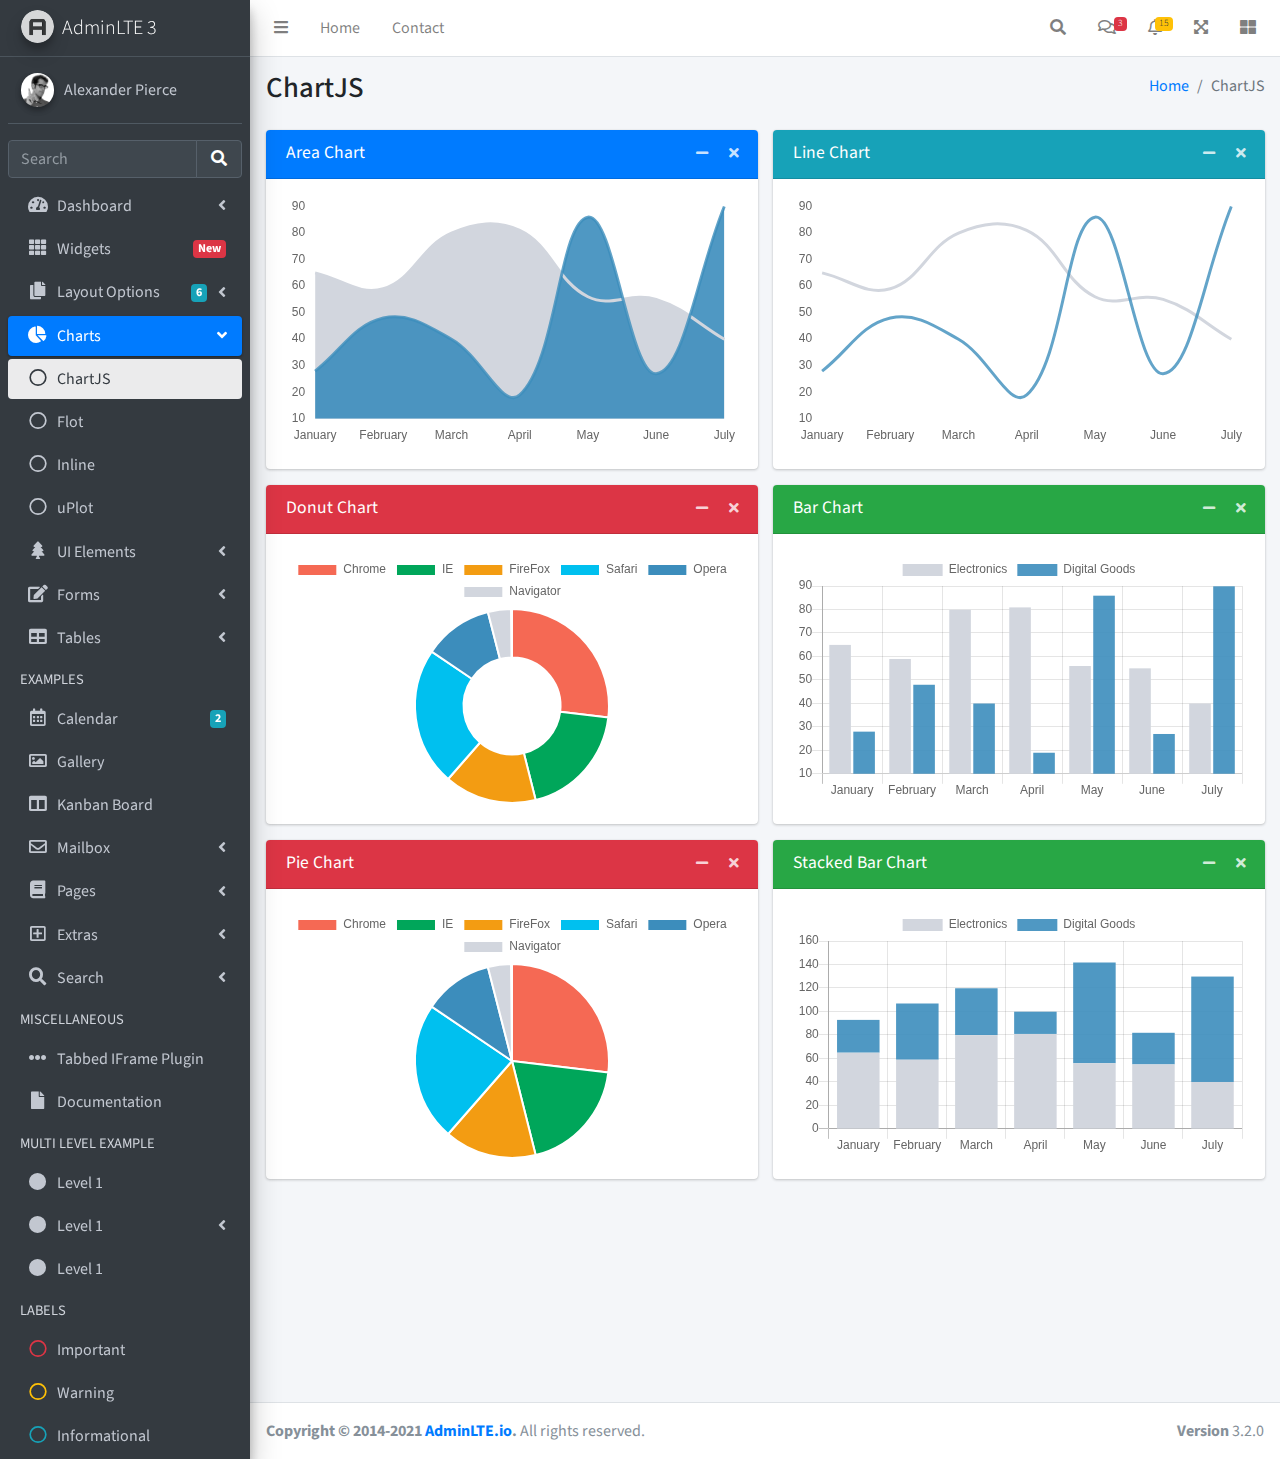
<file: pages/charts/chartjs.html>
<!DOCTYPE html>
<html lang="en">
<head>
  <meta charset="utf-8">
  <meta name="viewport" content="width=device-width, initial-scale=1">
  <title>AdminLTE 3 | ChartJS</title>

  <!-- Google Font: Source Sans Pro -->
  <link rel="stylesheet" href="https://fonts.googleapis.com/css?family=Source+Sans+Pro:300,400,400i,700&display=fallback">
  <!-- Font Awesome -->
  <link rel="stylesheet" href="../../plugins/fontawesome-free/css/all.min.css">
  <!-- Theme style -->
  <link rel="stylesheet" href="../../dist/css/adminlte.min.css">
</head>
<body class="hold-transition sidebar-mini">
<div class="wrapper">
  <!-- Navbar -->
  <nav class="main-header navbar navbar-expand navbar-white navbar-light">
    <!-- Left navbar links -->
    <ul class="navbar-nav">
      <li class="nav-item">
        <a class="nav-link" data-widget="pushmenu" href="#" role="button"><i class="fas fa-bars"></i></a>
      </li>
      <li class="nav-item d-none d-sm-inline-block">
        <a href="../../index3.html" class="nav-link">Home</a>
      </li>
      <li class="nav-item d-none d-sm-inline-block">
        <a href="#" class="nav-link">Contact</a>
      </li>
    </ul>

    <!-- Right navbar links -->
    <ul class="navbar-nav ml-auto">
      <!-- Navbar Search -->
      <li class="nav-item">
        <a class="nav-link" data-widget="navbar-search" href="#" role="button">
          <i class="fas fa-search"></i>
        </a>
        <div class="navbar-search-block">
          <form class="form-inline">
            <div class="input-group input-group-sm">
              <input class="form-control form-control-navbar" type="search" placeholder="Search" aria-label="Search">
              <div class="input-group-append">
                <button class="btn btn-navbar" type="submit">
                  <i class="fas fa-search"></i>
                </button>
                <button class="btn btn-navbar" type="button" data-widget="navbar-search">
                  <i class="fas fa-times"></i>
                </button>
              </div>
            </div>
          </form>
        </div>
      </li>

      <!-- Messages Dropdown Menu -->
      <li class="nav-item dropdown">
        <a class="nav-link" data-toggle="dropdown" href="#">
          <i class="far fa-comments"></i>
          <span class="badge badge-danger navbar-badge">3</span>
        </a>
        <div class="dropdown-menu dropdown-menu-lg dropdown-menu-right">
          <a href="#" class="dropdown-item">
            <!-- Message Start -->
            <div class="media">
              <img src="../../dist/img/user1-128x128.jpg" alt="User Avatar" class="img-size-50 mr-3 img-circle">
              <div class="media-body">
                <h3 class="dropdown-item-title">
                  Brad Diesel
                  <span class="float-right text-sm text-danger"><i class="fas fa-star"></i></span>
                </h3>
                <p class="text-sm">Call me whenever you can...</p>
                <p class="text-sm text-muted"><i class="far fa-clock mr-1"></i> 4 Hours Ago</p>
              </div>
            </div>
            <!-- Message End -->
          </a>
          <div class="dropdown-divider"></div>
          <a href="#" class="dropdown-item">
            <!-- Message Start -->
            <div class="media">
              <img src="../../dist/img/user8-128x128.jpg" alt="User Avatar" class="img-size-50 img-circle mr-3">
              <div class="media-body">
                <h3 class="dropdown-item-title">
                  John Pierce
                  <span class="float-right text-sm text-muted"><i class="fas fa-star"></i></span>
                </h3>
                <p class="text-sm">I got your message bro</p>
                <p class="text-sm text-muted"><i class="far fa-clock mr-1"></i> 4 Hours Ago</p>
              </div>
            </div>
            <!-- Message End -->
          </a>
          <div class="dropdown-divider"></div>
          <a href="#" class="dropdown-item">
            <!-- Message Start -->
            <div class="media">
              <img src="../../dist/img/user3-128x128.jpg" alt="User Avatar" class="img-size-50 img-circle mr-3">
              <div class="media-body">
                <h3 class="dropdown-item-title">
                  Nora Silvester
                  <span class="float-right text-sm text-warning"><i class="fas fa-star"></i></span>
                </h3>
                <p class="text-sm">The subject goes here</p>
                <p class="text-sm text-muted"><i class="far fa-clock mr-1"></i> 4 Hours Ago</p>
              </div>
            </div>
            <!-- Message End -->
          </a>
          <div class="dropdown-divider"></div>
          <a href="#" class="dropdown-item dropdown-footer">See All Messages</a>
        </div>
      </li>
      <!-- Notifications Dropdown Menu -->
      <li class="nav-item dropdown">
        <a class="nav-link" data-toggle="dropdown" href="#">
          <i class="far fa-bell"></i>
          <span class="badge badge-warning navbar-badge">15</span>
        </a>
        <div class="dropdown-menu dropdown-menu-lg dropdown-menu-right">
          <span class="dropdown-item dropdown-header">15 Notifications</span>
          <div class="dropdown-divider"></div>
          <a href="#" class="dropdown-item">
            <i class="fas fa-envelope mr-2"></i> 4 new messages
            <span class="float-right text-muted text-sm">3 mins</span>
          </a>
          <div class="dropdown-divider"></div>
          <a href="#" class="dropdown-item">
            <i class="fas fa-users mr-2"></i> 8 friend requests
            <span class="float-right text-muted text-sm">12 hours</span>
          </a>
          <div class="dropdown-divider"></div>
          <a href="#" class="dropdown-item">
            <i class="fas fa-file mr-2"></i> 3 new reports
            <span class="float-right text-muted text-sm">2 days</span>
          </a>
          <div class="dropdown-divider"></div>
          <a href="#" class="dropdown-item dropdown-footer">See All Notifications</a>
        </div>
      </li>
      <li class="nav-item">
        <a class="nav-link" data-widget="fullscreen" href="#" role="button">
          <i class="fas fa-expand-arrows-alt"></i>
        </a>
      </li>
      <li class="nav-item">
        <a class="nav-link" data-widget="control-sidebar" data-slide="true" href="#" role="button">
          <i class="fas fa-th-large"></i>
        </a>
      </li>
    </ul>
  </nav>
  <!-- /.navbar -->

  <!-- Main Sidebar Container -->
  <aside class="main-sidebar sidebar-dark-primary elevation-4">
    <!-- Brand Logo -->
    <a href="../../index3.html" class="brand-link">
      <img src="../../dist/img/AdminLTELogo.png"
           alt="AdminLTE Logo" class="brand-image img-circle elevation-3" style="opacity: .8">
      <span class="brand-text font-weight-light">AdminLTE 3</span>
    </a>

    <!-- Sidebar -->
    <div class="sidebar">
      <!-- Sidebar user panel (optional) -->
      <div class="user-panel mt-3 pb-3 mb-3 d-flex">
        <div class="image">
          <img src="../../dist/img/user2-160x160.jpg" class="img-circle elevation-2" alt="User Image">
        </div>
        <div class="info">
          <a href="#" class="d-block">Alexander Pierce</a>
        </div>
      </div>

      <!-- SidebarSearch Form -->
      <div class="form-inline">
        <div class="input-group" data-widget="sidebar-search">
          <input class="form-control form-control-sidebar" type="search" placeholder="Search" aria-label="Search">
          <div class="input-group-append">
            <button class="btn btn-sidebar">
              <i class="fas fa-search fa-fw"></i>
            </button>
          </div>
        </div>
      </div>

      <!-- Sidebar Menu -->
      <nav class="mt-2">
        <ul class="nav nav-pills nav-sidebar flex-column" data-widget="treeview" role="menu" data-accordion="false">
          <!-- Add icons to the links using the .nav-icon class
               with font-awesome or any other icon font library -->
          <li class="nav-item">
            <a href="#" class="nav-link">
              <i class="nav-icon fas fa-tachometer-alt"></i>
              <p>
                Dashboard
                <i class="right fas fa-angle-left"></i>
              </p>
            </a>
            <ul class="nav nav-treeview">
              <li class="nav-item">
                <a href="../../index.html" class="nav-link">
                  <i class="far fa-circle nav-icon"></i>
                  <p>Dashboard v1</p>
                </a>
              </li>
              <li class="nav-item">
                <a href="../../index2.html" class="nav-link">
                  <i class="far fa-circle nav-icon"></i>
                  <p>Dashboard v2</p>
                </a>
              </li>
              <li class="nav-item">
                <a href="../../index3.html" class="nav-link">
                  <i class="far fa-circle nav-icon"></i>
                  <p>Dashboard v3</p>
                </a>
              </li>
            </ul>
          </li>
          <li class="nav-item">
            <a href="../widgets.html" class="nav-link">
              <i class="nav-icon fas fa-th"></i>
              <p>
                Widgets
                <span class="right badge badge-danger">New</span>
              </p>
            </a>
          </li>
          <li class="nav-item">
            <a href="#" class="nav-link">
              <i class="nav-icon fas fa-copy"></i>
              <p>
                Layout Options
                <i class="fas fa-angle-left right"></i>
                <span class="badge badge-info right">6</span>
              </p>
            </a>
            <ul class="nav nav-treeview">
              <li class="nav-item">
                <a href="../layout/top-nav.html" class="nav-link">
                  <i class="far fa-circle nav-icon"></i>
                  <p>Top Navigation</p>
                </a>
              </li>
              <li class="nav-item">
                <a href="../layout/top-nav-sidebar.html" class="nav-link">
                  <i class="far fa-circle nav-icon"></i>
                  <p>Top Navigation + Sidebar</p>
                </a>
              </li>
              <li class="nav-item">
                <a href="../layout/boxed.html" class="nav-link">
                  <i class="far fa-circle nav-icon"></i>
                  <p>Boxed</p>
                </a>
              </li>
              <li class="nav-item">
                <a href="../layout/fixed-sidebar.html" class="nav-link">
                  <i class="far fa-circle nav-icon"></i>
                  <p>Fixed Sidebar</p>
                </a>
              </li>
              <li class="nav-item">
                <a href="../layout/fixed-sidebar-custom.html" class="nav-link">
                  <i class="far fa-circle nav-icon"></i>
                  <p>Fixed Sidebar <small>+ Custom Area</small></p>
                </a>
              </li>
              <li class="nav-item">
                <a href="../layout/fixed-topnav.html" class="nav-link">
                  <i class="far fa-circle nav-icon"></i>
                  <p>Fixed Navbar</p>
                </a>
              </li>
              <li class="nav-item">
                <a href="../layout/fixed-footer.html" class="nav-link">
                  <i class="far fa-circle nav-icon"></i>
                  <p>Fixed Footer</p>
                </a>
              </li>
              <li class="nav-item">
                <a href="../layout/collapsed-sidebar.html" class="nav-link">
                  <i class="far fa-circle nav-icon"></i>
                  <p>Collapsed Sidebar</p>
                </a>
              </li>
            </ul>
          </li>
          <li class="nav-item menu-open">
            <a href="#" class="nav-link active">
              <i class="nav-icon fas fa-chart-pie"></i>
              <p>
                Charts
                <i class="right fas fa-angle-left"></i>
              </p>
            </a>
            <ul class="nav nav-treeview">
              <li class="nav-item">
                <a href="chartjs.html" class="nav-link active">
                  <i class="far fa-circle nav-icon"></i>
                  <p>ChartJS</p>
                </a>
              </li>
              <li class="nav-item">
                <a href="flot.html" class="nav-link">
                  <i class="far fa-circle nav-icon"></i>
                  <p>Flot</p>
                </a>
              </li>
              <li class="nav-item">
                <a href="inline.html" class="nav-link">
                  <i class="far fa-circle nav-icon"></i>
                  <p>Inline</p>
                </a>
              </li>
              <li class="nav-item">
                <a href="uplot.html" class="nav-link">
                  <i class="far fa-circle nav-icon"></i>
                  <p>uPlot</p>
                </a>
              </li>
            </ul>
          </li>
          <li class="nav-item">
            <a href="#" class="nav-link">
              <i class="nav-icon fas fa-tree"></i>
              <p>
                UI Elements
                <i class="fas fa-angle-left right"></i>
              </p>
            </a>
            <ul class="nav nav-treeview">
              <li class="nav-item">
                <a href="../UI/general.html" class="nav-link">
                  <i class="far fa-circle nav-icon"></i>
                  <p>General</p>
                </a>
              </li>
              <li class="nav-item">
                <a href="../UI/icons.html" class="nav-link">
                  <i class="far fa-circle nav-icon"></i>
                  <p>Icons</p>
                </a>
              </li>
              <li class="nav-item">
                <a href="../UI/buttons.html" class="nav-link">
                  <i class="far fa-circle nav-icon"></i>
                  <p>Buttons</p>
                </a>
              </li>
              <li class="nav-item">
                <a href="../UI/sliders.html" class="nav-link">
                  <i class="far fa-circle nav-icon"></i>
                  <p>Sliders</p>
                </a>
              </li>
              <li class="nav-item">
                <a href="../UI/modals.html" class="nav-link">
                  <i class="far fa-circle nav-icon"></i>
                  <p>Modals & Alerts</p>
                </a>
              </li>
              <li class="nav-item">
                <a href="../UI/navbar.html" class="nav-link">
                  <i class="far fa-circle nav-icon"></i>
                  <p>Navbar & Tabs</p>
                </a>
              </li>
              <li class="nav-item">
                <a href="../UI/timeline.html" class="nav-link">
                  <i class="far fa-circle nav-icon"></i>
                  <p>Timeline</p>
                </a>
              </li>
              <li class="nav-item">
                <a href="../UI/ribbons.html" class="nav-link">
                  <i class="far fa-circle nav-icon"></i>
                  <p>Ribbons</p>
                </a>
              </li>
            </ul>
          </li>
          <li class="nav-item">
            <a href="#" class="nav-link">
              <i class="nav-icon fas fa-edit"></i>
              <p>
                Forms
                <i class="fas fa-angle-left right"></i>
              </p>
            </a>
            <ul class="nav nav-treeview">
              <li class="nav-item">
                <a href="../forms/general.html" class="nav-link">
                  <i class="far fa-circle nav-icon"></i>
                  <p>General Elements</p>
                </a>
              </li>
              <li class="nav-item">
                <a href="../forms/advanced.html" class="nav-link">
                  <i class="far fa-circle nav-icon"></i>
                  <p>Advanced Elements</p>
                </a>
              </li>
              <li class="nav-item">
                <a href="../forms/editors.html" class="nav-link">
                  <i class="far fa-circle nav-icon"></i>
                  <p>Editors</p>
                </a>
              </li>
              <li class="nav-item">
                <a href="../forms/validation.html" class="nav-link">
                  <i class="far fa-circle nav-icon"></i>
                  <p>Validation</p>
                </a>
              </li>
            </ul>
          </li>
          <li class="nav-item">
            <a href="#" class="nav-link">
              <i class="nav-icon fas fa-table"></i>
              <p>
                Tables
                <i class="fas fa-angle-left right"></i>
              </p>
            </a>
            <ul class="nav nav-treeview">
              <li class="nav-item">
                <a href="../tables/simple.html" class="nav-link">
                  <i class="far fa-circle nav-icon"></i>
                  <p>Simple Tables</p>
                </a>
              </li>
              <li class="nav-item">
                <a href="../tables/data.html" class="nav-link">
                  <i class="far fa-circle nav-icon"></i>
                  <p>DataTables</p>
                </a>
              </li>
              <li class="nav-item">
                <a href="../tables/jsgrid.html" class="nav-link">
                  <i class="far fa-circle nav-icon"></i>
                  <p>jsGrid</p>
                </a>
              </li>
            </ul>
          </li>
          <li class="nav-header">EXAMPLES</li>
          <li class="nav-item">
            <a href="../calendar.html" class="nav-link">
              <i class="nav-icon far fa-calendar-alt"></i>
              <p>
                Calendar
                <span class="badge badge-info right">2</span>
              </p>
            </a>
          </li>
          <li class="nav-item">
            <a href="../gallery.html" class="nav-link">
              <i class="nav-icon far fa-image"></i>
              <p>
                Gallery
              </p>
            </a>
          </li>
          <li class="nav-item">
            <a href="../kanban.html" class="nav-link">
              <i class="nav-icon fas fa-columns"></i>
              <p>
                Kanban Board
              </p>
            </a>
          </li>
          <li class="nav-item">
            <a href="#" class="nav-link">
              <i class="nav-icon far fa-envelope"></i>
              <p>
                Mailbox
                <i class="fas fa-angle-left right"></i>
              </p>
            </a>
            <ul class="nav nav-treeview">
              <li class="nav-item">
                <a href="../mailbox/mailbox.html" class="nav-link">
                  <i class="far fa-circle nav-icon"></i>
                  <p>Inbox</p>
                </a>
              </li>
              <li class="nav-item">
                <a href="../mailbox/compose.html" class="nav-link">
                  <i class="far fa-circle nav-icon"></i>
                  <p>Compose</p>
                </a>
              </li>
              <li class="nav-item">
                <a href="../mailbox/read-mail.html" class="nav-link">
                  <i class="far fa-circle nav-icon"></i>
                  <p>Read</p>
                </a>
              </li>
            </ul>
          </li>
          <li class="nav-item">
            <a href="#" class="nav-link">
              <i class="nav-icon fas fa-book"></i>
              <p>
                Pages
                <i class="fas fa-angle-left right"></i>
              </p>
            </a>
            <ul class="nav nav-treeview">
              <li class="nav-item">
                <a href="../examples/invoice.html" class="nav-link">
                  <i class="far fa-circle nav-icon"></i>
                  <p>Invoice</p>
                </a>
              </li>
              <li class="nav-item">
                <a href="../examples/profile.html" class="nav-link">
                  <i class="far fa-circle nav-icon"></i>
                  <p>Profile</p>
                </a>
              </li>
              <li class="nav-item">
                <a href="../examples/e-commerce.html" class="nav-link">
                  <i class="far fa-circle nav-icon"></i>
                  <p>E-commerce</p>
                </a>
              </li>
              <li class="nav-item">
                <a href="../examples/projects.html" class="nav-link">
                  <i class="far fa-circle nav-icon"></i>
                  <p>Projects</p>
                </a>
              </li>
              <li class="nav-item">
                <a href="../examples/project-add.html" class="nav-link">
                  <i class="far fa-circle nav-icon"></i>
                  <p>Project Add</p>
                </a>
              </li>
              <li class="nav-item">
                <a href="../examples/project-edit.html" class="nav-link">
                  <i class="far fa-circle nav-icon"></i>
                  <p>Project Edit</p>
                </a>
              </li>
              <li class="nav-item">
                <a href="../examples/project-detail.html" class="nav-link">
                  <i class="far fa-circle nav-icon"></i>
                  <p>Project Detail</p>
                </a>
              </li>
              <li class="nav-item">
                <a href="../examples/contacts.html" class="nav-link">
                  <i class="far fa-circle nav-icon"></i>
                  <p>Contacts</p>
                </a>
              </li>
              <li class="nav-item">
                <a href="../examples/faq.html" class="nav-link">
                  <i class="far fa-circle nav-icon"></i>
                  <p>FAQ</p>
                </a>
              </li>
              <li class="nav-item">
                <a href="../examples/contact-us.html" class="nav-link">
                  <i class="far fa-circle nav-icon"></i>
                  <p>Contact us</p>
                </a>
              </li>
            </ul>
          </li>
          <li class="nav-item">
            <a href="#" class="nav-link">
              <i class="nav-icon far fa-plus-square"></i>
              <p>
                Extras
                <i class="fas fa-angle-left right"></i>
              </p>
            </a>
            <ul class="nav nav-treeview">
              <li class="nav-item">
                <a href="#" class="nav-link">
                  <i class="far fa-circle nav-icon"></i>
                  <p>
                    Login & Register v1
                    <i class="fas fa-angle-left right"></i>
                  </p>
                </a>
                <ul class="nav nav-treeview">
                  <li class="nav-item">
                    <a href="../examples/login.html" class="nav-link">
                      <i class="far fa-circle nav-icon"></i>
                      <p>Login v1</p>
                    </a>
                  </li>
                  <li class="nav-item">
                    <a href="../examples/register.html" class="nav-link">
                      <i class="far fa-circle nav-icon"></i>
                      <p>Register v1</p>
                    </a>
                  </li>
                  <li class="nav-item">
                    <a href="../examples/forgot-password.html" class="nav-link">
                      <i class="far fa-circle nav-icon"></i>
                      <p>Forgot Password v1</p>
                    </a>
                  </li>
                  <li class="nav-item">
                    <a href="../examples/recover-password.html" class="nav-link">
                      <i class="far fa-circle nav-icon"></i>
                      <p>Recover Password v1</p>
                    </a>
                  </li>
                </ul>
              </li>
              <li class="nav-item">
                <a href="#" class="nav-link">
                  <i class="far fa-circle nav-icon"></i>
                  <p>
                    Login & Register v2
                    <i class="fas fa-angle-left right"></i>
                  </p>
                </a>
                <ul class="nav nav-treeview">
                  <li class="nav-item">
                    <a href="../examples/login-v2.html" class="nav-link">
                      <i class="far fa-circle nav-icon"></i>
                      <p>Login v2</p>
                    </a>
                  </li>
                  <li class="nav-item">
                    <a href="../examples/register-v2.html" class="nav-link">
                      <i class="far fa-circle nav-icon"></i>
                      <p>Register v2</p>
                    </a>
                  </li>
                  <li class="nav-item">
                    <a href="../examples/forgot-password-v2.html" class="nav-link">
                      <i class="far fa-circle nav-icon"></i>
                      <p>Forgot Password v2</p>
                    </a>
                  </li>
                  <li class="nav-item">
                    <a href="../examples/recover-password-v2.html" class="nav-link">
                      <i class="far fa-circle nav-icon"></i>
                      <p>Recover Password v2</p>
                    </a>
                  </li>
                </ul>
              </li>
              <li class="nav-item">
                <a href="../examples/lockscreen.html" class="nav-link">
                  <i class="far fa-circle nav-icon"></i>
                  <p>Lockscreen</p>
                </a>
              </li>
              <li class="nav-item">
                <a href="../examples/legacy-user-menu.html" class="nav-link">
                  <i class="far fa-circle nav-icon"></i>
                  <p>Legacy User Menu</p>
                </a>
              </li>
              <li class="nav-item">
                <a href="../examples/language-menu.html" class="nav-link">
                  <i class="far fa-circle nav-icon"></i>
                  <p>Language Menu</p>
                </a>
              </li>
              <li class="nav-item">
                <a href="../examples/404.html" class="nav-link">
                  <i class="far fa-circle nav-icon"></i>
                  <p>Error 404</p>
                </a>
              </li>
              <li class="nav-item">
                <a href="../examples/500.html" class="nav-link">
                  <i class="far fa-circle nav-icon"></i>
                  <p>Error 500</p>
                </a>
              </li>
              <li class="nav-item">
                <a href="../examples/pace.html" class="nav-link">
                  <i class="far fa-circle nav-icon"></i>
                  <p>Pace</p>
                </a>
              </li>
              <li class="nav-item">
                <a href="../examples/blank.html" class="nav-link">
                  <i class="far fa-circle nav-icon"></i>
                  <p>Blank Page</p>
                </a>
              </li>
              <li class="nav-item">
                <a href="../../starter.html" class="nav-link">
                  <i class="far fa-circle nav-icon"></i>
                  <p>Starter Page</p>
                </a>
              </li>
            </ul>
          </li>
          <li class="nav-item">
            <a href="#" class="nav-link">
              <i class="nav-icon fas fa-search"></i>
              <p>
                Search
                <i class="fas fa-angle-left right"></i>
              </p>
            </a>
            <ul class="nav nav-treeview">
              <li class="nav-item">
                <a href="../search/simple.html" class="nav-link">
                  <i class="far fa-circle nav-icon"></i>
                  <p>Simple Search</p>
                </a>
              </li>
              <li class="nav-item">
                <a href="../search/enhanced.html" class="nav-link">
                  <i class="far fa-circle nav-icon"></i>
                  <p>Enhanced</p>
                </a>
              </li>
            </ul>
          </li>
          <li class="nav-header">MISCELLANEOUS</li>
          <li class="nav-item">
            <a href="../../iframe.html" class="nav-link">
              <i class="nav-icon fas fa-ellipsis-h"></i>
              <p>Tabbed IFrame Plugin</p>
            </a>
          </li>
          <li class="nav-item">
            <a href="https://adminlte.io/docs/3.1/" class="nav-link">
              <i class="nav-icon fas fa-file"></i>
              <p>Documentation</p>
            </a>
          </li>
          <li class="nav-header">MULTI LEVEL EXAMPLE</li>
          <li class="nav-item">
            <a href="#" class="nav-link">
              <i class="fas fa-circle nav-icon"></i>
              <p>Level 1</p>
            </a>
          </li>
          <li class="nav-item">
            <a href="#" class="nav-link">
              <i class="nav-icon fas fa-circle"></i>
              <p>
                Level 1
                <i class="right fas fa-angle-left"></i>
              </p>
            </a>
            <ul class="nav nav-treeview">
              <li class="nav-item">
                <a href="#" class="nav-link">
                  <i class="far fa-circle nav-icon"></i>
                  <p>Level 2</p>
                </a>
              </li>
              <li class="nav-item">
                <a href="#" class="nav-link">
                  <i class="far fa-circle nav-icon"></i>
                  <p>
                    Level 2
                    <i class="right fas fa-angle-left"></i>
                  </p>
                </a>
                <ul class="nav nav-treeview">
                  <li class="nav-item">
                    <a href="#" class="nav-link">
                      <i class="far fa-dot-circle nav-icon"></i>
                      <p>Level 3</p>
                    </a>
                  </li>
                  <li class="nav-item">
                    <a href="#" class="nav-link">
                      <i class="far fa-dot-circle nav-icon"></i>
                      <p>Level 3</p>
                    </a>
                  </li>
                  <li class="nav-item">
                    <a href="#" class="nav-link">
                      <i class="far fa-dot-circle nav-icon"></i>
                      <p>Level 3</p>
                    </a>
                  </li>
                </ul>
              </li>
              <li class="nav-item">
                <a href="#" class="nav-link">
                  <i class="far fa-circle nav-icon"></i>
                  <p>Level 2</p>
                </a>
              </li>
            </ul>
          </li>
          <li class="nav-item">
            <a href="#" class="nav-link">
              <i class="fas fa-circle nav-icon"></i>
              <p>Level 1</p>
            </a>
          </li>
          <li class="nav-header">LABELS</li>
          <li class="nav-item">
            <a href="#" class="nav-link">
              <i class="nav-icon far fa-circle text-danger"></i>
              <p class="text">Important</p>
            </a>
          </li>
          <li class="nav-item">
            <a href="#" class="nav-link">
              <i class="nav-icon far fa-circle text-warning"></i>
              <p>Warning</p>
            </a>
          </li>
          <li class="nav-item">
            <a href="#" class="nav-link">
              <i class="nav-icon far fa-circle text-info"></i>
              <p>Informational</p>
            </a>
          </li>
        </ul>
      </nav>
      <!-- /.sidebar-menu -->
    </div>
    <!-- /.sidebar -->
  </aside>

  <!-- Content Wrapper. Contains page content -->
  <div class="content-wrapper">
    <!-- Content Header (Page header) -->
    <section class="content-header">
      <div class="container-fluid">
        <div class="row mb-2">
          <div class="col-sm-6">
            <h1>ChartJS</h1>
          </div>
          <div class="col-sm-6">
            <ol class="breadcrumb float-sm-right">
              <li class="breadcrumb-item"><a href="#">Home</a></li>
              <li class="breadcrumb-item active">ChartJS</li>
            </ol>
          </div>
        </div>
      </div><!-- /.container-fluid -->
    </section>

    <!-- Main content -->
    <section class="content">
      <div class="container-fluid">
        <div class="row">
          <div class="col-md-6">
            <!-- AREA CHART -->
            <div class="card card-primary">
              <div class="card-header">
                <h3 class="card-title">Area Chart</h3>

                <div class="card-tools">
                  <button type="button" class="btn btn-tool" data-card-widget="collapse">
                    <i class="fas fa-minus"></i>
                  </button>
                  <button type="button" class="btn btn-tool" data-card-widget="remove">
                    <i class="fas fa-times"></i>
                  </button>
                </div>
              </div>
              <div class="card-body">
                <div class="chart">
                  <canvas id="areaChart" style="min-height: 250px; height: 250px; max-height: 250px; max-width: 100%;"></canvas>
                </div>
              </div>
              <!-- /.card-body -->
            </div>
            <!-- /.card -->

            <!-- DONUT CHART -->
            <div class="card card-danger">
              <div class="card-header">
                <h3 class="card-title">Donut Chart</h3>

                <div class="card-tools">
                  <button type="button" class="btn btn-tool" data-card-widget="collapse">
                    <i class="fas fa-minus"></i>
                  </button>
                  <button type="button" class="btn btn-tool" data-card-widget="remove">
                    <i class="fas fa-times"></i>
                  </button>
                </div>
              </div>
              <div class="card-body">
                <canvas id="donutChart" style="min-height: 250px; height: 250px; max-height: 250px; max-width: 100%;"></canvas>
              </div>
              <!-- /.card-body -->
            </div>
            <!-- /.card -->

            <!-- PIE CHART -->
            <div class="card card-danger">
              <div class="card-header">
                <h3 class="card-title">Pie Chart</h3>

                <div class="card-tools">
                  <button type="button" class="btn btn-tool" data-card-widget="collapse">
                    <i class="fas fa-minus"></i>
                  </button>
                  <button type="button" class="btn btn-tool" data-card-widget="remove">
                    <i class="fas fa-times"></i>
                  </button>
                </div>
              </div>
              <div class="card-body">
                <canvas id="pieChart" style="min-height: 250px; height: 250px; max-height: 250px; max-width: 100%;"></canvas>
              </div>
              <!-- /.card-body -->
            </div>
            <!-- /.card -->

          </div>
          <!-- /.col (LEFT) -->
          <div class="col-md-6">
            <!-- LINE CHART -->
            <div class="card card-info">
              <div class="card-header">
                <h3 class="card-title">Line Chart</h3>

                <div class="card-tools">
                  <button type="button" class="btn btn-tool" data-card-widget="collapse">
                    <i class="fas fa-minus"></i>
                  </button>
                  <button type="button" class="btn btn-tool" data-card-widget="remove">
                    <i class="fas fa-times"></i>
                  </button>
                </div>
              </div>
              <div class="card-body">
                <div class="chart">
                  <canvas id="lineChart" style="min-height: 250px; height: 250px; max-height: 250px; max-width: 100%;"></canvas>
                </div>
              </div>
              <!-- /.card-body -->
            </div>
            <!-- /.card -->

            <!-- BAR CHART -->
            <div class="card card-success">
              <div class="card-header">
                <h3 class="card-title">Bar Chart</h3>

                <div class="card-tools">
                  <button type="button" class="btn btn-tool" data-card-widget="collapse">
                    <i class="fas fa-minus"></i>
                  </button>
                  <button type="button" class="btn btn-tool" data-card-widget="remove">
                    <i class="fas fa-times"></i>
                  </button>
                </div>
              </div>
              <div class="card-body">
                <div class="chart">
                  <canvas id="barChart" style="min-height: 250px; height: 250px; max-height: 250px; max-width: 100%;"></canvas>
                </div>
              </div>
              <!-- /.card-body -->
            </div>
            <!-- /.card -->

            <!-- STACKED BAR CHART -->
            <div class="card card-success">
              <div class="card-header">
                <h3 class="card-title">Stacked Bar Chart</h3>

                <div class="card-tools">
                  <button type="button" class="btn btn-tool" data-card-widget="collapse">
                    <i class="fas fa-minus"></i>
                  </button>
                  <button type="button" class="btn btn-tool" data-card-widget="remove">
                    <i class="fas fa-times"></i>
                  </button>
                </div>
              </div>
              <div class="card-body">
                <div class="chart">
                  <canvas id="stackedBarChart" style="min-height: 250px; height: 250px; max-height: 250px; max-width: 100%;"></canvas>
                </div>
              </div>
              <!-- /.card-body -->
            </div>
            <!-- /.card -->

          </div>
          <!-- /.col (RIGHT) -->
        </div>
        <!-- /.row -->
      </div><!-- /.container-fluid -->
    </section>
    <!-- /.content -->
  </div>
  <!-- /.content-wrapper -->
  <footer class="main-footer">
    <div class="float-right d-none d-sm-block">
      <b>Version</b> 3.2.0
    </div>
    <strong>Copyright &copy; 2014-2021 <a href="https://adminlte.io">AdminLTE.io</a>.</strong> All rights reserved.
  </footer>

  <!-- Control Sidebar -->
  <aside class="control-sidebar control-sidebar-dark">
    <!-- Add Content Here -->
  </aside>
  <!-- /.control-sidebar -->
</div>
<!-- ./wrapper -->

<!-- jQuery -->
<script src="../../plugins/jquery/jquery.min.js"></script>
<!-- Bootstrap 4 -->
<script src="../../plugins/bootstrap/js/bootstrap.bundle.min.js"></script>
<!-- ChartJS -->
<script src="../../plugins/chart.js/Chart.min.js"></script>
<!-- AdminLTE App -->
<script src="../../dist/js/adminlte.min.js"></script>
<!-- AdminLTE for demo purposes -->
<script src="../../dist/js/demo.js"></script>
<!-- Page specific script -->
<script>
  $(function () {
    /* ChartJS
     * -------
     * Here we will create a few charts using ChartJS
     */

    //--------------
    //- AREA CHART -
    //--------------

    // Get context with jQuery - using jQuery's .get() method.
    var areaChartCanvas = $('#areaChart').get(0).getContext('2d')

    var areaChartData = {
      labels  : ['January', 'February', 'March', 'April', 'May', 'June', 'July'],
      datasets: [
        {
          label               : 'Digital Goods',
          backgroundColor     : 'rgba(60,141,188,0.9)',
          borderColor         : 'rgba(60,141,188,0.8)',
          pointRadius          : false,
          pointColor          : '#3b8bba',
          pointStrokeColor    : 'rgba(60,141,188,1)',
          pointHighlightFill  : '#fff',
          pointHighlightStroke: 'rgba(60,141,188,1)',
          data                : [28, 48, 40, 19, 86, 27, 90]
        },
        {
          label               : 'Electronics',
          backgroundColor     : 'rgba(210, 214, 222, 1)',
          borderColor         : 'rgba(210, 214, 222, 1)',
          pointRadius         : false,
          pointColor          : 'rgba(210, 214, 222, 1)',
          pointStrokeColor    : '#c1c7d1',
          pointHighlightFill  : '#fff',
          pointHighlightStroke: 'rgba(220,220,220,1)',
          data                : [65, 59, 80, 81, 56, 55, 40]
        },
      ]
    }

    var areaChartOptions = {
      maintainAspectRatio : false,
      responsive : true,
      legend: {
        display: false
      },
      scales: {
        xAxes: [{
          gridLines : {
            display : false,
          }
        }],
        yAxes: [{
          gridLines : {
            display : false,
          }
        }]
      }
    }

    // This will get the first returned node in the jQuery collection.
    new Chart(areaChartCanvas, {
      type: 'line',
      data: areaChartData,
      options: areaChartOptions
    })

    //-------------
    //- LINE CHART -
    //--------------
    var lineChartCanvas = $('#lineChart').get(0).getContext('2d')
    var lineChartOptions = $.extend(true, {}, areaChartOptions)
    var lineChartData = $.extend(true, {}, areaChartData)
    lineChartData.datasets[0].fill = false;
    lineChartData.datasets[1].fill = false;
    lineChartOptions.datasetFill = false

    var lineChart = new Chart(lineChartCanvas, {
      type: 'line',
      data: lineChartData,
      options: lineChartOptions
    })

    //-------------
    //- DONUT CHART -
    //-------------
    // Get context with jQuery - using jQuery's .get() method.
    var donutChartCanvas = $('#donutChart').get(0).getContext('2d')
    var donutData        = {
      labels: [
          'Chrome',
          'IE',
          'FireFox',
          'Safari',
          'Opera',
          'Navigator',
      ],
      datasets: [
        {
          data: [700,500,400,600,300,100],
          backgroundColor : ['#f56954', '#00a65a', '#f39c12', '#00c0ef', '#3c8dbc', '#d2d6de'],
        }
      ]
    }
    var donutOptions     = {
      maintainAspectRatio : false,
      responsive : true,
    }
    //Create pie or douhnut chart
    // You can switch between pie and douhnut using the method below.
    new Chart(donutChartCanvas, {
      type: 'doughnut',
      data: donutData,
      options: donutOptions
    })

    //-------------
    //- PIE CHART -
    //-------------
    // Get context with jQuery - using jQuery's .get() method.
    var pieChartCanvas = $('#pieChart').get(0).getContext('2d')
    var pieData        = donutData;
    var pieOptions     = {
      maintainAspectRatio : false,
      responsive : true,
    }
    //Create pie or douhnut chart
    // You can switch between pie and douhnut using the method below.
    new Chart(pieChartCanvas, {
      type: 'pie',
      data: pieData,
      options: pieOptions
    })

    //-------------
    //- BAR CHART -
    //-------------
    var barChartCanvas = $('#barChart').get(0).getContext('2d')
    var barChartData = $.extend(true, {}, areaChartData)
    var temp0 = areaChartData.datasets[0]
    var temp1 = areaChartData.datasets[1]
    barChartData.datasets[0] = temp1
    barChartData.datasets[1] = temp0

    var barChartOptions = {
      responsive              : true,
      maintainAspectRatio     : false,
      datasetFill             : false
    }

    new Chart(barChartCanvas, {
      type: 'bar',
      data: barChartData,
      options: barChartOptions
    })

    //---------------------
    //- STACKED BAR CHART -
    //---------------------
    var stackedBarChartCanvas = $('#stackedBarChart').get(0).getContext('2d')
    var stackedBarChartData = $.extend(true, {}, barChartData)

    var stackedBarChartOptions = {
      responsive              : true,
      maintainAspectRatio     : false,
      scales: {
        xAxes: [{
          stacked: true,
        }],
        yAxes: [{
          stacked: true
        }]
      }
    }

    new Chart(stackedBarChartCanvas, {
      type: 'bar',
      data: stackedBarChartData,
      options: stackedBarChartOptions
    })
  })
</script>
</body>
</html>
</file>
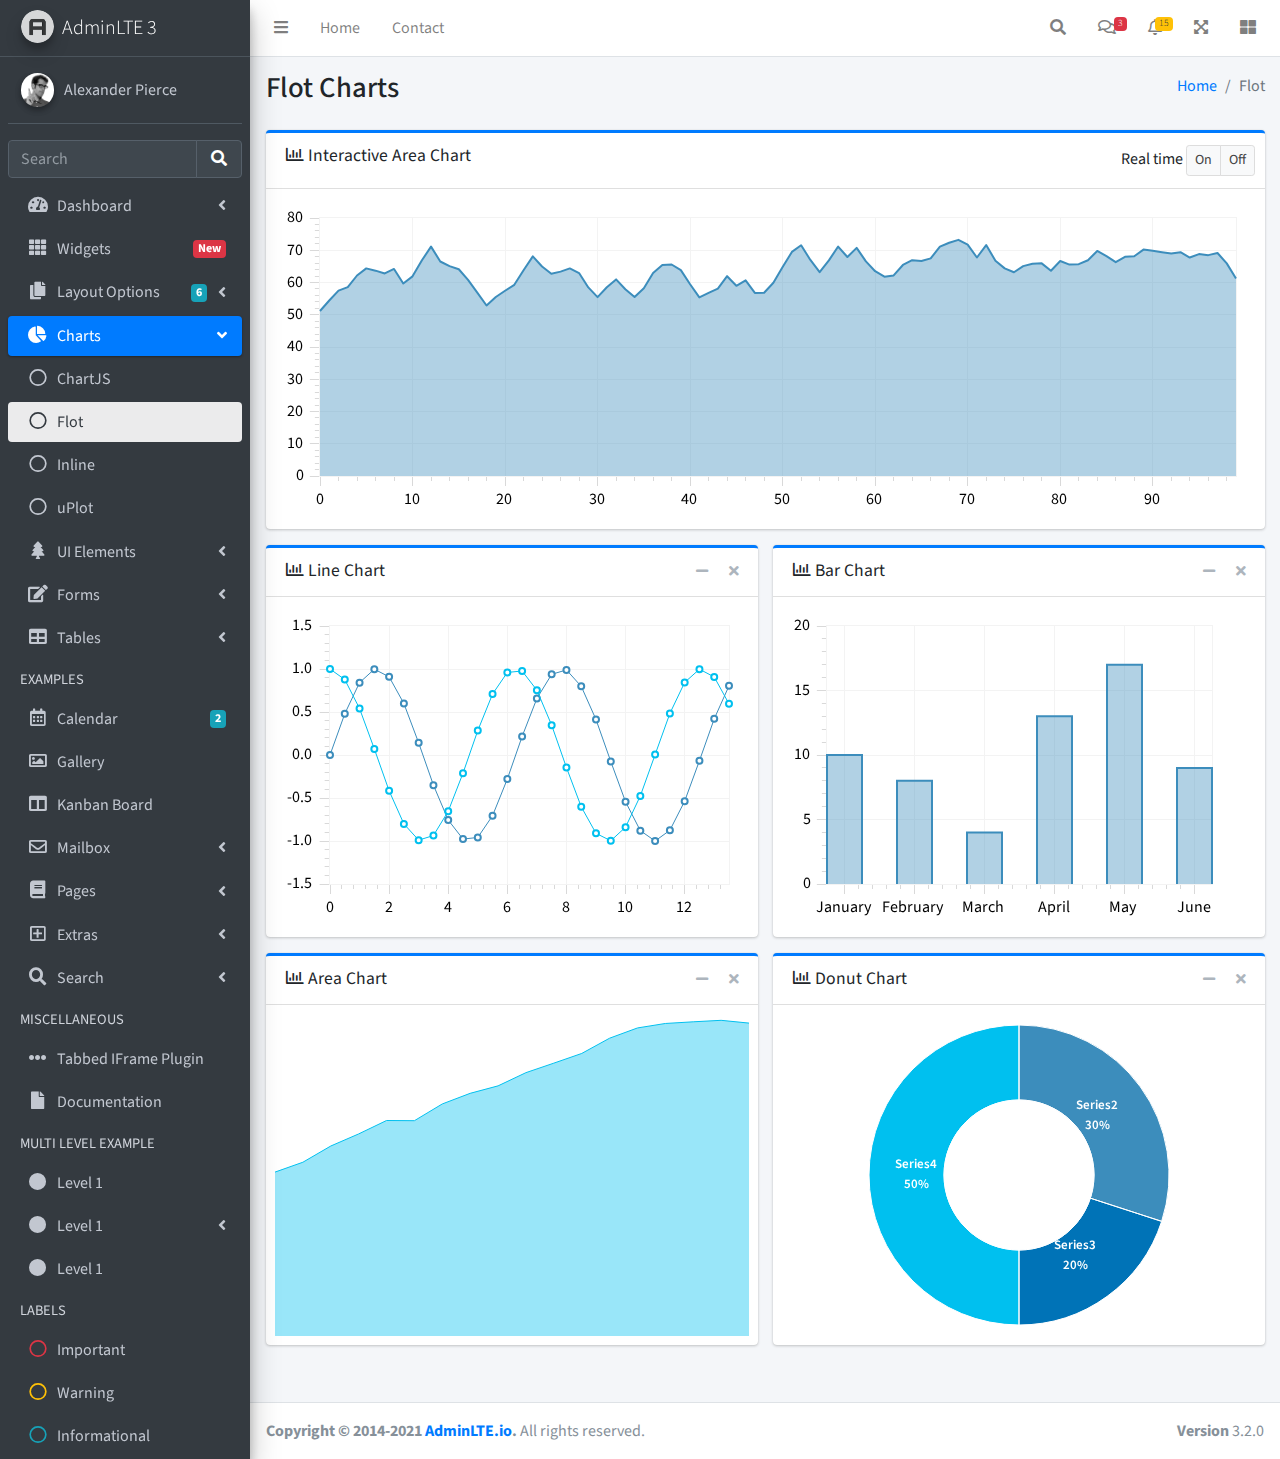
<file: pages/charts/flot.html>
<!DOCTYPE html>
<html lang="en">
<head>
  <meta charset="utf-8">
  <meta name="viewport" content="width=device-width, initial-scale=1">
  <title>AdminLTE 3 | Flot Charts</title>

  <!-- Google Font: Source Sans Pro -->
  <link rel="stylesheet" href="https://fonts.googleapis.com/css?family=Source+Sans+Pro:300,400,400i,700&display=fallback">
  <!-- Font Awesome -->
  <link rel="stylesheet" href="../../plugins/fontawesome-free/css/all.min.css">
  <!-- Theme style -->
  <link rel="stylesheet" href="../../dist/css/adminlte.min.css">
</head>
<body class="hold-transition sidebar-mini">
<div class="wrapper">
  <!-- Navbar -->
  <nav class="main-header navbar navbar-expand navbar-white navbar-light">
    <!-- Left navbar links -->
    <ul class="navbar-nav">
      <li class="nav-item">
        <a class="nav-link" data-widget="pushmenu" href="#" role="button"><i class="fas fa-bars"></i></a>
      </li>
      <li class="nav-item d-none d-sm-inline-block">
        <a href="../../index3.html" class="nav-link">Home</a>
      </li>
      <li class="nav-item d-none d-sm-inline-block">
        <a href="#" class="nav-link">Contact</a>
      </li>
    </ul>

    <!-- Right navbar links -->
    <ul class="navbar-nav ml-auto">
      <!-- Navbar Search -->
      <li class="nav-item">
        <a class="nav-link" data-widget="navbar-search" href="#" role="button">
          <i class="fas fa-search"></i>
        </a>
        <div class="navbar-search-block">
          <form class="form-inline">
            <div class="input-group input-group-sm">
              <input class="form-control form-control-navbar" type="search" placeholder="Search" aria-label="Search">
              <div class="input-group-append">
                <button class="btn btn-navbar" type="submit">
                  <i class="fas fa-search"></i>
                </button>
                <button class="btn btn-navbar" type="button" data-widget="navbar-search">
                  <i class="fas fa-times"></i>
                </button>
              </div>
            </div>
          </form>
        </div>
      </li>

      <!-- Messages Dropdown Menu -->
      <li class="nav-item dropdown">
        <a class="nav-link" data-toggle="dropdown" href="#">
          <i class="far fa-comments"></i>
          <span class="badge badge-danger navbar-badge">3</span>
        </a>
        <div class="dropdown-menu dropdown-menu-lg dropdown-menu-right">
          <a href="#" class="dropdown-item">
            <!-- Message Start -->
            <div class="media">
              <img src="../../dist/img/user1-128x128.jpg" alt="User Avatar" class="img-size-50 mr-3 img-circle">
              <div class="media-body">
                <h3 class="dropdown-item-title">
                  Brad Diesel
                  <span class="float-right text-sm text-danger"><i class="fas fa-star"></i></span>
                </h3>
                <p class="text-sm">Call me whenever you can...</p>
                <p class="text-sm text-muted"><i class="far fa-clock mr-1"></i> 4 Hours Ago</p>
              </div>
            </div>
            <!-- Message End -->
          </a>
          <div class="dropdown-divider"></div>
          <a href="#" class="dropdown-item">
            <!-- Message Start -->
            <div class="media">
              <img src="../../dist/img/user8-128x128.jpg" alt="User Avatar" class="img-size-50 img-circle mr-3">
              <div class="media-body">
                <h3 class="dropdown-item-title">
                  John Pierce
                  <span class="float-right text-sm text-muted"><i class="fas fa-star"></i></span>
                </h3>
                <p class="text-sm">I got your message bro</p>
                <p class="text-sm text-muted"><i class="far fa-clock mr-1"></i> 4 Hours Ago</p>
              </div>
            </div>
            <!-- Message End -->
          </a>
          <div class="dropdown-divider"></div>
          <a href="#" class="dropdown-item">
            <!-- Message Start -->
            <div class="media">
              <img src="../../dist/img/user3-128x128.jpg" alt="User Avatar" class="img-size-50 img-circle mr-3">
              <div class="media-body">
                <h3 class="dropdown-item-title">
                  Nora Silvester
                  <span class="float-right text-sm text-warning"><i class="fas fa-star"></i></span>
                </h3>
                <p class="text-sm">The subject goes here</p>
                <p class="text-sm text-muted"><i class="far fa-clock mr-1"></i> 4 Hours Ago</p>
              </div>
            </div>
            <!-- Message End -->
          </a>
          <div class="dropdown-divider"></div>
          <a href="#" class="dropdown-item dropdown-footer">See All Messages</a>
        </div>
      </li>
      <!-- Notifications Dropdown Menu -->
      <li class="nav-item dropdown">
        <a class="nav-link" data-toggle="dropdown" href="#">
          <i class="far fa-bell"></i>
          <span class="badge badge-warning navbar-badge">15</span>
        </a>
        <div class="dropdown-menu dropdown-menu-lg dropdown-menu-right">
          <span class="dropdown-item dropdown-header">15 Notifications</span>
          <div class="dropdown-divider"></div>
          <a href="#" class="dropdown-item">
            <i class="fas fa-envelope mr-2"></i> 4 new messages
            <span class="float-right text-muted text-sm">3 mins</span>
          </a>
          <div class="dropdown-divider"></div>
          <a href="#" class="dropdown-item">
            <i class="fas fa-users mr-2"></i> 8 friend requests
            <span class="float-right text-muted text-sm">12 hours</span>
          </a>
          <div class="dropdown-divider"></div>
          <a href="#" class="dropdown-item">
            <i class="fas fa-file mr-2"></i> 3 new reports
            <span class="float-right text-muted text-sm">2 days</span>
          </a>
          <div class="dropdown-divider"></div>
          <a href="#" class="dropdown-item dropdown-footer">See All Notifications</a>
        </div>
      </li>
      <li class="nav-item">
        <a class="nav-link" data-widget="fullscreen" href="#" role="button">
          <i class="fas fa-expand-arrows-alt"></i>
        </a>
      </li>
      <li class="nav-item">
        <a class="nav-link" data-widget="control-sidebar" data-slide="true" href="#" role="button">
          <i class="fas fa-th-large"></i>
        </a>
      </li>
    </ul>
  </nav>
  <!-- /.navbar -->

  <!-- Main Sidebar Container -->
  <aside class="main-sidebar sidebar-dark-primary elevation-4">
    <!-- Brand Logo -->
    <a href="../../index3.html" class="brand-link">
      <img src="../../dist/img/AdminLTELogo.png" alt="AdminLTE Logo" class="brand-image img-circle elevation-3" style="opacity: .8">
      <span class="brand-text font-weight-light">AdminLTE 3</span>
    </a>

    <!-- Sidebar -->
    <div class="sidebar">
      <!-- Sidebar user panel (optional) -->
      <div class="user-panel mt-3 pb-3 mb-3 d-flex">
        <div class="image">
          <img src="../../dist/img/user2-160x160.jpg" class="img-circle elevation-2" alt="User Image">
        </div>
        <div class="info">
          <a href="#" class="d-block">Alexander Pierce</a>
        </div>
      </div>

      <!-- SidebarSearch Form -->
      <div class="form-inline">
        <div class="input-group" data-widget="sidebar-search">
          <input class="form-control form-control-sidebar" type="search" placeholder="Search" aria-label="Search">
          <div class="input-group-append">
            <button class="btn btn-sidebar">
              <i class="fas fa-search fa-fw"></i>
            </button>
          </div>
        </div>
      </div>

      <!-- Sidebar Menu -->
      <nav class="mt-2">
        <ul class="nav nav-pills nav-sidebar flex-column" data-widget="treeview" role="menu" data-accordion="false">
          <!-- Add icons to the links using the .nav-icon class
               with font-awesome or any other icon font library -->
          <li class="nav-item">
            <a href="#" class="nav-link">
              <i class="nav-icon fas fa-tachometer-alt"></i>
              <p>
                Dashboard
                <i class="right fas fa-angle-left"></i>
              </p>
            </a>
            <ul class="nav nav-treeview">
              <li class="nav-item">
                <a href="../../index.html" class="nav-link">
                  <i class="far fa-circle nav-icon"></i>
                  <p>Dashboard v1</p>
                </a>
              </li>
              <li class="nav-item">
                <a href="../../index2.html" class="nav-link">
                  <i class="far fa-circle nav-icon"></i>
                  <p>Dashboard v2</p>
                </a>
              </li>
              <li class="nav-item">
                <a href="../../index3.html" class="nav-link">
                  <i class="far fa-circle nav-icon"></i>
                  <p>Dashboard v3</p>
                </a>
              </li>
            </ul>
          </li>
          <li class="nav-item">
            <a href="../widgets.html" class="nav-link">
              <i class="nav-icon fas fa-th"></i>
              <p>
                Widgets
                <span class="right badge badge-danger">New</span>
              </p>
            </a>
          </li>
          <li class="nav-item">
            <a href="#" class="nav-link">
              <i class="nav-icon fas fa-copy"></i>
              <p>
                Layout Options
                <i class="fas fa-angle-left right"></i>
                <span class="badge badge-info right">6</span>
              </p>
            </a>
            <ul class="nav nav-treeview">
              <li class="nav-item">
                <a href="../layout/top-nav.html" class="nav-link">
                  <i class="far fa-circle nav-icon"></i>
                  <p>Top Navigation</p>
                </a>
              </li>
              <li class="nav-item">
                <a href="../layout/top-nav-sidebar.html" class="nav-link">
                  <i class="far fa-circle nav-icon"></i>
                  <p>Top Navigation + Sidebar</p>
                </a>
              </li>
              <li class="nav-item">
                <a href="../layout/boxed.html" class="nav-link">
                  <i class="far fa-circle nav-icon"></i>
                  <p>Boxed</p>
                </a>
              </li>
              <li class="nav-item">
                <a href="../layout/fixed-sidebar.html" class="nav-link">
                  <i class="far fa-circle nav-icon"></i>
                  <p>Fixed Sidebar</p>
                </a>
              </li>
              <li class="nav-item">
                <a href="../layout/fixed-sidebar-custom.html" class="nav-link">
                  <i class="far fa-circle nav-icon"></i>
                  <p>Fixed Sidebar <small>+ Custom Area</small></p>
                </a>
              </li>
              <li class="nav-item">
                <a href="../layout/fixed-topnav.html" class="nav-link">
                  <i class="far fa-circle nav-icon"></i>
                  <p>Fixed Navbar</p>
                </a>
              </li>
              <li class="nav-item">
                <a href="../layout/fixed-footer.html" class="nav-link">
                  <i class="far fa-circle nav-icon"></i>
                  <p>Fixed Footer</p>
                </a>
              </li>
              <li class="nav-item">
                <a href="../layout/collapsed-sidebar.html" class="nav-link">
                  <i class="far fa-circle nav-icon"></i>
                  <p>Collapsed Sidebar</p>
                </a>
              </li>
            </ul>
          </li>
          <li class="nav-item menu-open">
            <a href="#" class="nav-link active">
              <i class="nav-icon fas fa-chart-pie"></i>
              <p>
                Charts
                <i class="right fas fa-angle-left"></i>
              </p>
            </a>
            <ul class="nav nav-treeview">
              <li class="nav-item">
                <a href="chartjs.html" class="nav-link">
                  <i class="far fa-circle nav-icon"></i>
                  <p>ChartJS</p>
                </a>
              </li>
              <li class="nav-item">
                <a href="flot.html" class="nav-link active">
                  <i class="far fa-circle nav-icon"></i>
                  <p>Flot</p>
                </a>
              </li>
              <li class="nav-item">
                <a href="inline.html" class="nav-link">
                  <i class="far fa-circle nav-icon"></i>
                  <p>Inline</p>
                </a>
              </li>
              <li class="nav-item">
                <a href="uplot.html" class="nav-link">
                  <i class="far fa-circle nav-icon"></i>
                  <p>uPlot</p>
                </a>
              </li>
            </ul>
          </li>
          <li class="nav-item">
            <a href="#" class="nav-link">
              <i class="nav-icon fas fa-tree"></i>
              <p>
                UI Elements
                <i class="fas fa-angle-left right"></i>
              </p>
            </a>
            <ul class="nav nav-treeview">
              <li class="nav-item">
                <a href="../UI/general.html" class="nav-link">
                  <i class="far fa-circle nav-icon"></i>
                  <p>General</p>
                </a>
              </li>
              <li class="nav-item">
                <a href="../UI/icons.html" class="nav-link">
                  <i class="far fa-circle nav-icon"></i>
                  <p>Icons</p>
                </a>
              </li>
              <li class="nav-item">
                <a href="../UI/buttons.html" class="nav-link">
                  <i class="far fa-circle nav-icon"></i>
                  <p>Buttons</p>
                </a>
              </li>
              <li class="nav-item">
                <a href="../UI/sliders.html" class="nav-link">
                  <i class="far fa-circle nav-icon"></i>
                  <p>Sliders</p>
                </a>
              </li>
              <li class="nav-item">
                <a href="../UI/modals.html" class="nav-link">
                  <i class="far fa-circle nav-icon"></i>
                  <p>Modals & Alerts</p>
                </a>
              </li>
              <li class="nav-item">
                <a href="../UI/navbar.html" class="nav-link">
                  <i class="far fa-circle nav-icon"></i>
                  <p>Navbar & Tabs</p>
                </a>
              </li>
              <li class="nav-item">
                <a href="../UI/timeline.html" class="nav-link">
                  <i class="far fa-circle nav-icon"></i>
                  <p>Timeline</p>
                </a>
              </li>
              <li class="nav-item">
                <a href="../UI/ribbons.html" class="nav-link">
                  <i class="far fa-circle nav-icon"></i>
                  <p>Ribbons</p>
                </a>
              </li>
            </ul>
          </li>
          <li class="nav-item">
            <a href="#" class="nav-link">
              <i class="nav-icon fas fa-edit"></i>
              <p>
                Forms
                <i class="fas fa-angle-left right"></i>
              </p>
            </a>
            <ul class="nav nav-treeview">
              <li class="nav-item">
                <a href="../forms/general.html" class="nav-link">
                  <i class="far fa-circle nav-icon"></i>
                  <p>General Elements</p>
                </a>
              </li>
              <li class="nav-item">
                <a href="../forms/advanced.html" class="nav-link">
                  <i class="far fa-circle nav-icon"></i>
                  <p>Advanced Elements</p>
                </a>
              </li>
              <li class="nav-item">
                <a href="../forms/editors.html" class="nav-link">
                  <i class="far fa-circle nav-icon"></i>
                  <p>Editors</p>
                </a>
              </li>
              <li class="nav-item">
                <a href="../forms/validation.html" class="nav-link">
                  <i class="far fa-circle nav-icon"></i>
                  <p>Validation</p>
                </a>
              </li>
            </ul>
          </li>
          <li class="nav-item">
            <a href="#" class="nav-link">
              <i class="nav-icon fas fa-table"></i>
              <p>
                Tables
                <i class="fas fa-angle-left right"></i>
              </p>
            </a>
            <ul class="nav nav-treeview">
              <li class="nav-item">
                <a href="../tables/simple.html" class="nav-link">
                  <i class="far fa-circle nav-icon"></i>
                  <p>Simple Tables</p>
                </a>
              </li>
              <li class="nav-item">
                <a href="../tables/data.html" class="nav-link">
                  <i class="far fa-circle nav-icon"></i>
                  <p>DataTables</p>
                </a>
              </li>
              <li class="nav-item">
                <a href="../tables/jsgrid.html" class="nav-link">
                  <i class="far fa-circle nav-icon"></i>
                  <p>jsGrid</p>
                </a>
              </li>
            </ul>
          </li>
          <li class="nav-header">EXAMPLES</li>
          <li class="nav-item">
            <a href="../calendar.html" class="nav-link">
              <i class="nav-icon far fa-calendar-alt"></i>
              <p>
                Calendar
                <span class="badge badge-info right">2</span>
              </p>
            </a>
          </li>
          <li class="nav-item">
            <a href="../gallery.html" class="nav-link">
              <i class="nav-icon far fa-image"></i>
              <p>
                Gallery
              </p>
            </a>
          </li>
          <li class="nav-item">
            <a href="../kanban.html" class="nav-link">
              <i class="nav-icon fas fa-columns"></i>
              <p>
                Kanban Board
              </p>
            </a>
          </li>
          <li class="nav-item">
            <a href="#" class="nav-link">
              <i class="nav-icon far fa-envelope"></i>
              <p>
                Mailbox
                <i class="fas fa-angle-left right"></i>
              </p>
            </a>
            <ul class="nav nav-treeview">
              <li class="nav-item">
                <a href="../mailbox/mailbox.html" class="nav-link">
                  <i class="far fa-circle nav-icon"></i>
                  <p>Inbox</p>
                </a>
              </li>
              <li class="nav-item">
                <a href="../mailbox/compose.html" class="nav-link">
                  <i class="far fa-circle nav-icon"></i>
                  <p>Compose</p>
                </a>
              </li>
              <li class="nav-item">
                <a href="../mailbox/read-mail.html" class="nav-link">
                  <i class="far fa-circle nav-icon"></i>
                  <p>Read</p>
                </a>
              </li>
            </ul>
          </li>
          <li class="nav-item">
            <a href="#" class="nav-link">
              <i class="nav-icon fas fa-book"></i>
              <p>
                Pages
                <i class="fas fa-angle-left right"></i>
              </p>
            </a>
            <ul class="nav nav-treeview">
              <li class="nav-item">
                <a href="../examples/invoice.html" class="nav-link">
                  <i class="far fa-circle nav-icon"></i>
                  <p>Invoice</p>
                </a>
              </li>
              <li class="nav-item">
                <a href="../examples/profile.html" class="nav-link">
                  <i class="far fa-circle nav-icon"></i>
                  <p>Profile</p>
                </a>
              </li>
              <li class="nav-item">
                <a href="../examples/e-commerce.html" class="nav-link">
                  <i class="far fa-circle nav-icon"></i>
                  <p>E-commerce</p>
                </a>
              </li>
              <li class="nav-item">
                <a href="../examples/projects.html" class="nav-link">
                  <i class="far fa-circle nav-icon"></i>
                  <p>Projects</p>
                </a>
              </li>
              <li class="nav-item">
                <a href="../examples/project-add.html" class="nav-link">
                  <i class="far fa-circle nav-icon"></i>
                  <p>Project Add</p>
                </a>
              </li>
              <li class="nav-item">
                <a href="../examples/project-edit.html" class="nav-link">
                  <i class="far fa-circle nav-icon"></i>
                  <p>Project Edit</p>
                </a>
              </li>
              <li class="nav-item">
                <a href="../examples/project-detail.html" class="nav-link">
                  <i class="far fa-circle nav-icon"></i>
                  <p>Project Detail</p>
                </a>
              </li>
              <li class="nav-item">
                <a href="../examples/contacts.html" class="nav-link">
                  <i class="far fa-circle nav-icon"></i>
                  <p>Contacts</p>
                </a>
              </li>
              <li class="nav-item">
                <a href="../examples/faq.html" class="nav-link">
                  <i class="far fa-circle nav-icon"></i>
                  <p>FAQ</p>
                </a>
              </li>
              <li class="nav-item">
                <a href="../examples/contact-us.html" class="nav-link">
                  <i class="far fa-circle nav-icon"></i>
                  <p>Contact us</p>
                </a>
              </li>
            </ul>
          </li>
          <li class="nav-item">
            <a href="#" class="nav-link">
              <i class="nav-icon far fa-plus-square"></i>
              <p>
                Extras
                <i class="fas fa-angle-left right"></i>
              </p>
            </a>
            <ul class="nav nav-treeview">
              <li class="nav-item">
                <a href="#" class="nav-link">
                  <i class="far fa-circle nav-icon"></i>
                  <p>
                    Login & Register v1
                    <i class="fas fa-angle-left right"></i>
                  </p>
                </a>
                <ul class="nav nav-treeview">
                  <li class="nav-item">
                    <a href="../examples/login.html" class="nav-link">
                      <i class="far fa-circle nav-icon"></i>
                      <p>Login v1</p>
                    </a>
                  </li>
                  <li class="nav-item">
                    <a href="../examples/register.html" class="nav-link">
                      <i class="far fa-circle nav-icon"></i>
                      <p>Register v1</p>
                    </a>
                  </li>
                  <li class="nav-item">
                    <a href="../examples/forgot-password.html" class="nav-link">
                      <i class="far fa-circle nav-icon"></i>
                      <p>Forgot Password v1</p>
                    </a>
                  </li>
                  <li class="nav-item">
                    <a href="../examples/recover-password.html" class="nav-link">
                      <i class="far fa-circle nav-icon"></i>
                      <p>Recover Password v1</p>
                    </a>
                  </li>
                </ul>
              </li>
              <li class="nav-item">
                <a href="#" class="nav-link">
                  <i class="far fa-circle nav-icon"></i>
                  <p>
                    Login & Register v2
                    <i class="fas fa-angle-left right"></i>
                  </p>
                </a>
                <ul class="nav nav-treeview">
                  <li class="nav-item">
                    <a href="../examples/login-v2.html" class="nav-link">
                      <i class="far fa-circle nav-icon"></i>
                      <p>Login v2</p>
                    </a>
                  </li>
                  <li class="nav-item">
                    <a href="../examples/register-v2.html" class="nav-link">
                      <i class="far fa-circle nav-icon"></i>
                      <p>Register v2</p>
                    </a>
                  </li>
                  <li class="nav-item">
                    <a href="../examples/forgot-password-v2.html" class="nav-link">
                      <i class="far fa-circle nav-icon"></i>
                      <p>Forgot Password v2</p>
                    </a>
                  </li>
                  <li class="nav-item">
                    <a href="../examples/recover-password-v2.html" class="nav-link">
                      <i class="far fa-circle nav-icon"></i>
                      <p>Recover Password v2</p>
                    </a>
                  </li>
                </ul>
              </li>
              <li class="nav-item">
                <a href="../examples/lockscreen.html" class="nav-link">
                  <i class="far fa-circle nav-icon"></i>
                  <p>Lockscreen</p>
                </a>
              </li>
              <li class="nav-item">
                <a href="../examples/legacy-user-menu.html" class="nav-link">
                  <i class="far fa-circle nav-icon"></i>
                  <p>Legacy User Menu</p>
                </a>
              </li>
              <li class="nav-item">
                <a href="../examples/language-menu.html" class="nav-link">
                  <i class="far fa-circle nav-icon"></i>
                  <p>Language Menu</p>
                </a>
              </li>
              <li class="nav-item">
                <a href="../examples/404.html" class="nav-link">
                  <i class="far fa-circle nav-icon"></i>
                  <p>Error 404</p>
                </a>
              </li>
              <li class="nav-item">
                <a href="../examples/500.html" class="nav-link">
                  <i class="far fa-circle nav-icon"></i>
                  <p>Error 500</p>
                </a>
              </li>
              <li class="nav-item">
                <a href="../examples/pace.html" class="nav-link">
                  <i class="far fa-circle nav-icon"></i>
                  <p>Pace</p>
                </a>
              </li>
              <li class="nav-item">
                <a href="../examples/blank.html" class="nav-link">
                  <i class="far fa-circle nav-icon"></i>
                  <p>Blank Page</p>
                </a>
              </li>
              <li class="nav-item">
                <a href="../../starter.html" class="nav-link">
                  <i class="far fa-circle nav-icon"></i>
                  <p>Starter Page</p>
                </a>
              </li>
            </ul>
          </li>
          <li class="nav-item">
            <a href="#" class="nav-link">
              <i class="nav-icon fas fa-search"></i>
              <p>
                Search
                <i class="fas fa-angle-left right"></i>
              </p>
            </a>
            <ul class="nav nav-treeview">
              <li class="nav-item">
                <a href="../search/simple.html" class="nav-link">
                  <i class="far fa-circle nav-icon"></i>
                  <p>Simple Search</p>
                </a>
              </li>
              <li class="nav-item">
                <a href="../search/enhanced.html" class="nav-link">
                  <i class="far fa-circle nav-icon"></i>
                  <p>Enhanced</p>
                </a>
              </li>
            </ul>
          </li>
          <li class="nav-header">MISCELLANEOUS</li>
          <li class="nav-item">
            <a href="../../iframe.html" class="nav-link">
              <i class="nav-icon fas fa-ellipsis-h"></i>
              <p>Tabbed IFrame Plugin</p>
            </a>
          </li>
          <li class="nav-item">
            <a href="https://adminlte.io/docs/3.1/" class="nav-link">
              <i class="nav-icon fas fa-file"></i>
              <p>Documentation</p>
            </a>
          </li>
          <li class="nav-header">MULTI LEVEL EXAMPLE</li>
          <li class="nav-item">
            <a href="#" class="nav-link">
              <i class="fas fa-circle nav-icon"></i>
              <p>Level 1</p>
            </a>
          </li>
          <li class="nav-item">
            <a href="#" class="nav-link">
              <i class="nav-icon fas fa-circle"></i>
              <p>
                Level 1
                <i class="right fas fa-angle-left"></i>
              </p>
            </a>
            <ul class="nav nav-treeview">
              <li class="nav-item">
                <a href="#" class="nav-link">
                  <i class="far fa-circle nav-icon"></i>
                  <p>Level 2</p>
                </a>
              </li>
              <li class="nav-item">
                <a href="#" class="nav-link">
                  <i class="far fa-circle nav-icon"></i>
                  <p>
                    Level 2
                    <i class="right fas fa-angle-left"></i>
                  </p>
                </a>
                <ul class="nav nav-treeview">
                  <li class="nav-item">
                    <a href="#" class="nav-link">
                      <i class="far fa-dot-circle nav-icon"></i>
                      <p>Level 3</p>
                    </a>
                  </li>
                  <li class="nav-item">
                    <a href="#" class="nav-link">
                      <i class="far fa-dot-circle nav-icon"></i>
                      <p>Level 3</p>
                    </a>
                  </li>
                  <li class="nav-item">
                    <a href="#" class="nav-link">
                      <i class="far fa-dot-circle nav-icon"></i>
                      <p>Level 3</p>
                    </a>
                  </li>
                </ul>
              </li>
              <li class="nav-item">
                <a href="#" class="nav-link">
                  <i class="far fa-circle nav-icon"></i>
                  <p>Level 2</p>
                </a>
              </li>
            </ul>
          </li>
          <li class="nav-item">
            <a href="#" class="nav-link">
              <i class="fas fa-circle nav-icon"></i>
              <p>Level 1</p>
            </a>
          </li>
          <li class="nav-header">LABELS</li>
          <li class="nav-item">
            <a href="#" class="nav-link">
              <i class="nav-icon far fa-circle text-danger"></i>
              <p class="text">Important</p>
            </a>
          </li>
          <li class="nav-item">
            <a href="#" class="nav-link">
              <i class="nav-icon far fa-circle text-warning"></i>
              <p>Warning</p>
            </a>
          </li>
          <li class="nav-item">
            <a href="#" class="nav-link">
              <i class="nav-icon far fa-circle text-info"></i>
              <p>Informational</p>
            </a>
          </li>
        </ul>
      </nav>
      <!-- /.sidebar-menu -->
    </div>
    <!-- /.sidebar -->
  </aside>

  <!-- Content Wrapper. Contains page content -->
  <div class="content-wrapper">
    <!-- Content Header (Page header) -->
    <section class="content-header">
      <div class="container-fluid">
        <div class="row mb-2">
          <div class="col-sm-6">
            <h1>Flot Charts</h1>
          </div>
          <div class="col-sm-6">
            <ol class="breadcrumb float-sm-right">
              <li class="breadcrumb-item"><a href="#">Home</a></li>
              <li class="breadcrumb-item active">Flot</li>
            </ol>
          </div>
        </div>
      </div><!-- /.container-fluid -->
    </section>

    <!-- Main content -->
    <section class="content">
      <div class="container-fluid">
        <div class="row">
          <div class="col-12">
            <!-- interactive chart -->
            <div class="card card-primary card-outline">
              <div class="card-header">
                <h3 class="card-title">
                  <i class="far fa-chart-bar"></i>
                  Interactive Area Chart
                </h3>

                <div class="card-tools">
                  Real time
                  <div class="btn-group" id="realtime" data-toggle="btn-toggle">
                    <button type="button" class="btn btn-default btn-sm active" data-toggle="on">On</button>
                    <button type="button" class="btn btn-default btn-sm" data-toggle="off">Off</button>
                  </div>
                </div>
              </div>
              <div class="card-body">
                <div id="interactive" style="height: 300px;"></div>
              </div>
              <!-- /.card-body-->
            </div>
            <!-- /.card -->

          </div>
          <!-- /.col -->
        </div>
        <!-- /.row -->

        <div class="row">
          <div class="col-md-6">
            <!-- Line chart -->
            <div class="card card-primary card-outline">
              <div class="card-header">
                <h3 class="card-title">
                  <i class="far fa-chart-bar"></i>
                  Line Chart
                </h3>

                <div class="card-tools">
                  <button type="button" class="btn btn-tool" data-card-widget="collapse">
                    <i class="fas fa-minus"></i>
                  </button>
                  <button type="button" class="btn btn-tool" data-card-widget="remove">
                    <i class="fas fa-times"></i>
                  </button>
                </div>
              </div>
              <div class="card-body">
                <div id="line-chart" style="height: 300px;"></div>
              </div>
              <!-- /.card-body-->
            </div>
            <!-- /.card -->

            <!-- Area chart -->
            <div class="card card-primary card-outline">
              <div class="card-header">
                <h3 class="card-title">
                  <i class="far fa-chart-bar"></i>
                  Area Chart
                </h3>

                <div class="card-tools">
                  <button type="button" class="btn btn-tool" data-card-widget="collapse">
                    <i class="fas fa-minus"></i>
                  </button>
                  <button type="button" class="btn btn-tool" data-card-widget="remove">
                    <i class="fas fa-times"></i>
                  </button>
                </div>
              </div>
              <div class="card-body">
                <div id="area-chart" style="height: 338px;" class="full-width-chart"></div>
              </div>
              <!-- /.card-body-->
            </div>
            <!-- /.card -->

          </div>
          <!-- /.col -->

          <div class="col-md-6">
            <!-- Bar chart -->
            <div class="card card-primary card-outline">
              <div class="card-header">
                <h3 class="card-title">
                  <i class="far fa-chart-bar"></i>
                  Bar Chart
                </h3>

                <div class="card-tools">
                  <button type="button" class="btn btn-tool" data-card-widget="collapse">
                    <i class="fas fa-minus"></i>
                  </button>
                  <button type="button" class="btn btn-tool" data-card-widget="remove">
                    <i class="fas fa-times"></i>
                  </button>
                </div>
              </div>
              <div class="card-body">
                <div id="bar-chart" style="height: 300px;"></div>
              </div>
              <!-- /.card-body-->
            </div>
            <!-- /.card -->

            <!-- Donut chart -->
            <div class="card card-primary card-outline">
              <div class="card-header">
                <h3 class="card-title">
                  <i class="far fa-chart-bar"></i>
                  Donut Chart
                </h3>

                <div class="card-tools">
                  <button type="button" class="btn btn-tool" data-card-widget="collapse">
                    <i class="fas fa-minus"></i>
                  </button>
                  <button type="button" class="btn btn-tool" data-card-widget="remove">
                    <i class="fas fa-times"></i>
                  </button>
                </div>
              </div>
              <div class="card-body">
                <div id="donut-chart" style="height: 300px;"></div>
              </div>
              <!-- /.card-body-->
            </div>
            <!-- /.card -->
          </div>
          <!-- /.col -->
        </div>
        <!-- /.row -->
      </div><!-- /.container-fluid -->
    </section>
    <!-- /.content -->
  </div>
  <!-- /.content-wrapper -->

  <footer class="main-footer">
    <div class="float-right d-none d-sm-block">
      <b>Version</b> 3.2.0
    </div>
    <strong>Copyright &copy; 2014-2021 <a href="https://adminlte.io">AdminLTE.io</a>.</strong> All rights reserved.
  </footer>

  <!-- Control Sidebar -->
  <aside class="control-sidebar control-sidebar-dark">
    <!-- Control sidebar content goes here -->
  </aside>
  <!-- /.control-sidebar -->
</div>
<!-- ./wrapper -->

<!-- jQuery -->
<script src="../../plugins/jquery/jquery.min.js"></script>
<!-- Bootstrap 4 -->
<script src="../../plugins/bootstrap/js/bootstrap.bundle.min.js"></script>
<!-- AdminLTE App -->
<script src="../../dist/js/adminlte.min.js"></script>
<!-- FLOT CHARTS -->
<script src="../../plugins/flot/jquery.flot.js"></script>
<!-- FLOT RESIZE PLUGIN - allows the chart to redraw when the window is resized -->
<script src="../../plugins/flot/plugins/jquery.flot.resize.js"></script>
<!-- FLOT PIE PLUGIN - also used to draw donut charts -->
<script src="../../plugins/flot/plugins/jquery.flot.pie.js"></script>
<!-- AdminLTE for demo purposes -->
<script src="../../dist/js/demo.js"></script>
<!-- Page specific script -->
<script>
  $(function () {
    /*
     * Flot Interactive Chart
     * -----------------------
     */
    // We use an inline data source in the example, usually data would
    // be fetched from a server
    var data        = [],
        totalPoints = 100

    function getRandomData() {

      if (data.length > 0) {
        data = data.slice(1)
      }

      // Do a random walk
      while (data.length < totalPoints) {

        var prev = data.length > 0 ? data[data.length - 1] : 50,
            y    = prev + Math.random() * 10 - 5

        if (y < 0) {
          y = 0
        } else if (y > 100) {
          y = 100
        }

        data.push(y)
      }

      // Zip the generated y values with the x values
      var res = []
      for (var i = 0; i < data.length; ++i) {
        res.push([i, data[i]])
      }

      return res
    }

    var interactive_plot = $.plot('#interactive', [
        {
          data: getRandomData(),
        }
      ],
      {
        grid: {
          borderColor: '#f3f3f3',
          borderWidth: 1,
          tickColor: '#f3f3f3'
        },
        series: {
          color: '#3c8dbc',
          lines: {
            lineWidth: 2,
            show: true,
            fill: true,
          },
        },
        yaxis: {
          min: 0,
          max: 100,
          show: true
        },
        xaxis: {
          show: true
        }
      }
    )

    var updateInterval = 500 //Fetch data ever x milliseconds
    var realtime       = 'on' //If == to on then fetch data every x seconds. else stop fetching
    function update() {

      interactive_plot.setData([getRandomData()])

      // Since the axes don't change, we don't need to call plot.setupGrid()
      interactive_plot.draw()
      if (realtime === 'on') {
        setTimeout(update, updateInterval)
      }
    }

    //INITIALIZE REALTIME DATA FETCHING
    if (realtime === 'on') {
      update()
    }
    //REALTIME TOGGLE
    $('#realtime .btn').click(function () {
      if ($(this).data('toggle') === 'on') {
        realtime = 'on'
      }
      else {
        realtime = 'off'
      }
      update()
    })
    /*
     * END INTERACTIVE CHART
     */


    /*
     * LINE CHART
     * ----------
     */
    //LINE randomly generated data

    var sin = [],
        cos = []
    for (var i = 0; i < 14; i += 0.5) {
      sin.push([i, Math.sin(i)])
      cos.push([i, Math.cos(i)])
    }
    var line_data1 = {
      data : sin,
      color: '#3c8dbc'
    }
    var line_data2 = {
      data : cos,
      color: '#00c0ef'
    }
    $.plot('#line-chart', [line_data1, line_data2], {
      grid  : {
        hoverable  : true,
        borderColor: '#f3f3f3',
        borderWidth: 1,
        tickColor  : '#f3f3f3'
      },
      series: {
        shadowSize: 0,
        lines     : {
          show: true
        },
        points    : {
          show: true
        }
      },
      lines : {
        fill : false,
        color: ['#3c8dbc', '#f56954']
      },
      yaxis : {
        show: true
      },
      xaxis : {
        show: true
      }
    })
    //Initialize tooltip on hover
    $('<div class="tooltip-inner" id="line-chart-tooltip"></div>').css({
      position: 'absolute',
      display : 'none',
      opacity : 0.8
    }).appendTo('body')
    $('#line-chart').bind('plothover', function (event, pos, item) {

      if (item) {
        var x = item.datapoint[0].toFixed(2),
            y = item.datapoint[1].toFixed(2)

        $('#line-chart-tooltip').html(item.series.label + ' of ' + x + ' = ' + y)
          .css({
            top : item.pageY + 5,
            left: item.pageX + 5
          })
          .fadeIn(200)
      } else {
        $('#line-chart-tooltip').hide()
      }

    })
    /* END LINE CHART */

    /*
     * FULL WIDTH STATIC AREA CHART
     * -----------------
     */
    var areaData = [[2, 88.0], [3, 93.3], [4, 102.0], [5, 108.5], [6, 115.7], [7, 115.6],
      [8, 124.6], [9, 130.3], [10, 134.3], [11, 141.4], [12, 146.5], [13, 151.7], [14, 159.9],
      [15, 165.4], [16, 167.8], [17, 168.7], [18, 169.5], [19, 168.0]]
    $.plot('#area-chart', [areaData], {
      grid  : {
        borderWidth: 0
      },
      series: {
        shadowSize: 0, // Drawing is faster without shadows
        color     : '#00c0ef',
        lines : {
          fill: true //Converts the line chart to area chart
        },
      },
      yaxis : {
        show: false
      },
      xaxis : {
        show: false
      }
    })

    /* END AREA CHART */

    /*
     * BAR CHART
     * ---------
     */

    var bar_data = {
      data : [[1,10], [2,8], [3,4], [4,13], [5,17], [6,9]],
      bars: { show: true }
    }
    $.plot('#bar-chart', [bar_data], {
      grid  : {
        borderWidth: 1,
        borderColor: '#f3f3f3',
        tickColor  : '#f3f3f3'
      },
      series: {
         bars: {
          show: true, barWidth: 0.5, align: 'center',
        },
      },
      colors: ['#3c8dbc'],
      xaxis : {
        ticks: [[1,'January'], [2,'February'], [3,'March'], [4,'April'], [5,'May'], [6,'June']]
      }
    })
    /* END BAR CHART */

    /*
     * DONUT CHART
     * -----------
     */

    var donutData = [
      {
        label: 'Series2',
        data : 30,
        color: '#3c8dbc'
      },
      {
        label: 'Series3',
        data : 20,
        color: '#0073b7'
      },
      {
        label: 'Series4',
        data : 50,
        color: '#00c0ef'
      }
    ]
    $.plot('#donut-chart', donutData, {
      series: {
        pie: {
          show       : true,
          radius     : 1,
          innerRadius: 0.5,
          label      : {
            show     : true,
            radius   : 2 / 3,
            formatter: labelFormatter,
            threshold: 0.1
          }

        }
      },
      legend: {
        show: false
      }
    })
    /*
     * END DONUT CHART
     */

  })

  /*
   * Custom Label formatter
   * ----------------------
   */
  function labelFormatter(label, series) {
    return '<div style="font-size:13px; text-align:center; padding:2px; color: #fff; font-weight: 600;">'
      + label
      + '<br>'
      + Math.round(series.percent) + '%</div>'
  }
</script>
</body>
</html>
</file>
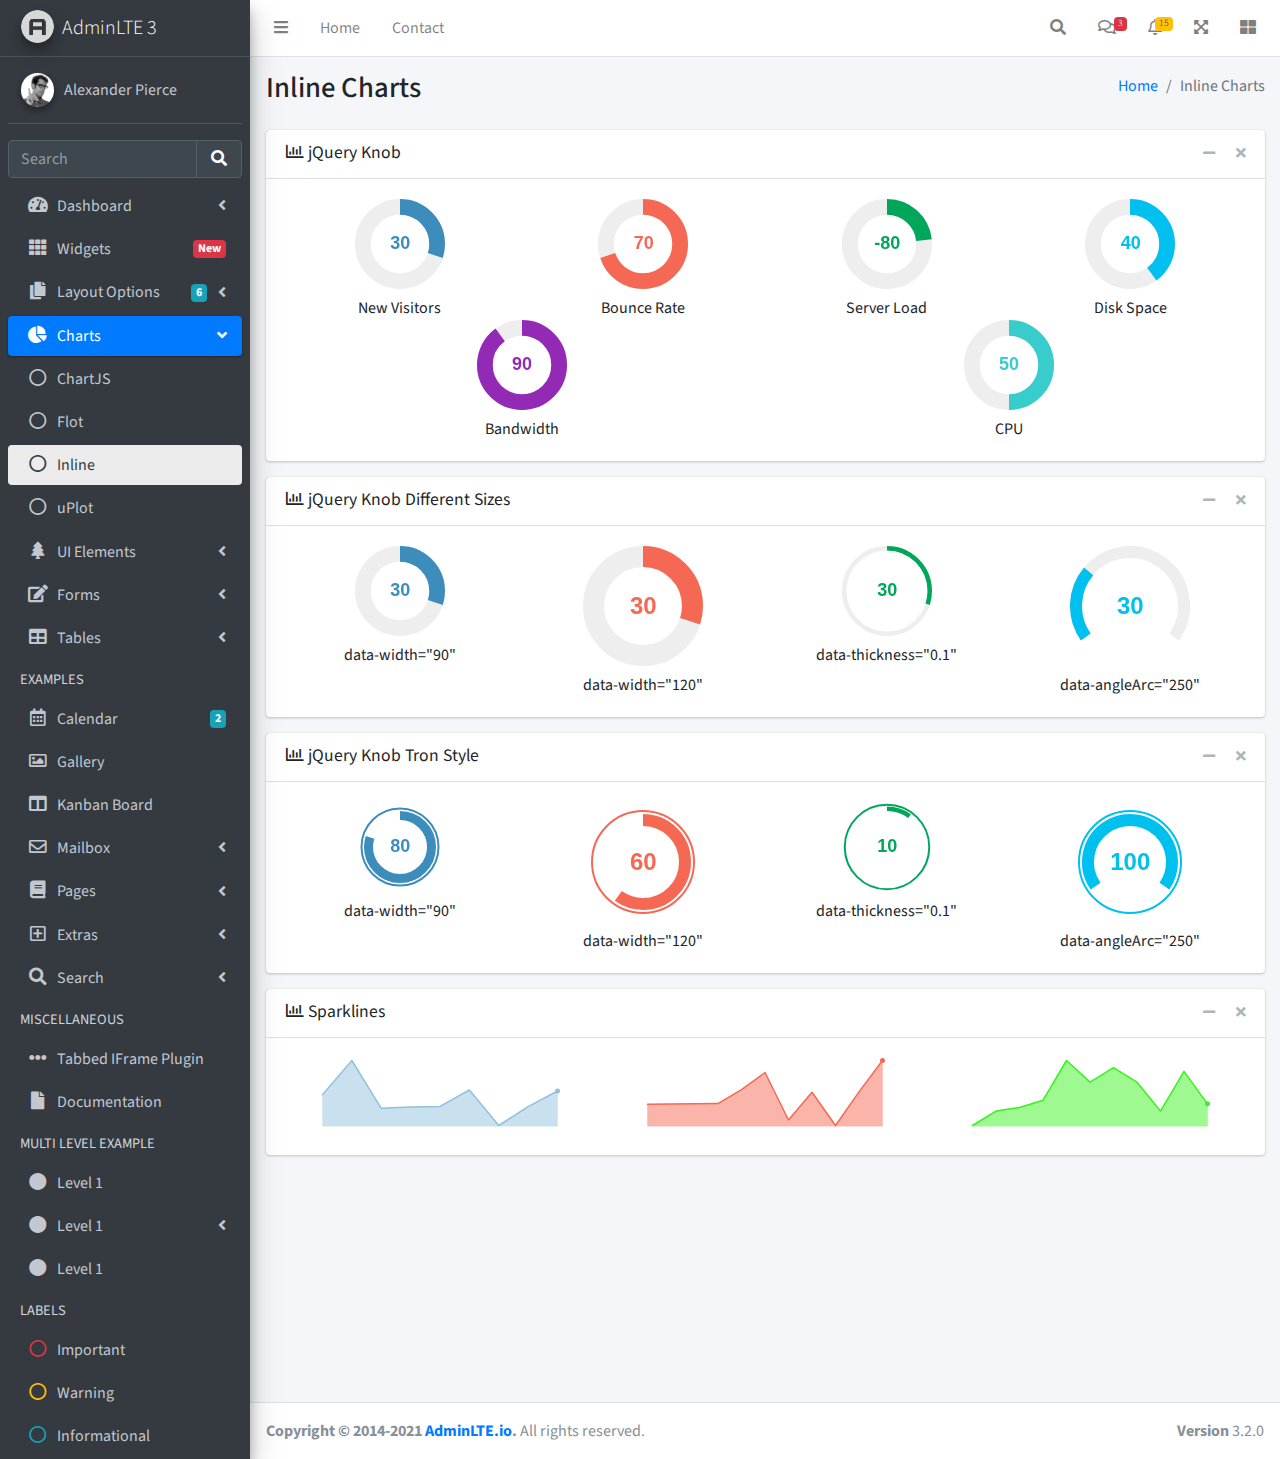
<file: pages/charts/inline.html>
<!DOCTYPE html>
<html lang="en">
<head>
  <meta charset="utf-8">
  <meta name="viewport" content="width=device-width, initial-scale=1">
  <title>AdminLTE 3 | Inline Charts</title>

  <!-- Google Font: Source Sans Pro -->
  <link rel="stylesheet" href="https://fonts.googleapis.com/css?family=Source+Sans+Pro:300,400,400i,700&display=fallback">
  <!-- Font Awesome -->
  <link rel="stylesheet" href="../../plugins/fontawesome-free/css/all.min.css">
  <!-- Theme style -->
  <link rel="stylesheet" href="../../dist/css/adminlte.min.css">
</head>
<body class="hold-transition sidebar-mini">
<div class="wrapper">
  <!-- Navbar -->
  <nav class="main-header navbar navbar-expand navbar-white navbar-light">
    <!-- Left navbar links -->
    <ul class="navbar-nav">
      <li class="nav-item">
        <a class="nav-link" data-widget="pushmenu" href="#" role="button"><i class="fas fa-bars"></i></a>
      </li>
      <li class="nav-item d-none d-sm-inline-block">
        <a href="../../index3.html" class="nav-link">Home</a>
      </li>
      <li class="nav-item d-none d-sm-inline-block">
        <a href="#" class="nav-link">Contact</a>
      </li>
    </ul>

    <!-- Right navbar links -->
    <ul class="navbar-nav ml-auto">
      <!-- Navbar Search -->
      <li class="nav-item">
        <a class="nav-link" data-widget="navbar-search" href="#" role="button">
          <i class="fas fa-search"></i>
        </a>
        <div class="navbar-search-block">
          <form class="form-inline">
            <div class="input-group input-group-sm">
              <input class="form-control form-control-navbar" type="search" placeholder="Search" aria-label="Search">
              <div class="input-group-append">
                <button class="btn btn-navbar" type="submit">
                  <i class="fas fa-search"></i>
                </button>
                <button class="btn btn-navbar" type="button" data-widget="navbar-search">
                  <i class="fas fa-times"></i>
                </button>
              </div>
            </div>
          </form>
        </div>
      </li>

      <!-- Messages Dropdown Menu -->
      <li class="nav-item dropdown">
        <a class="nav-link" data-toggle="dropdown" href="#">
          <i class="far fa-comments"></i>
          <span class="badge badge-danger navbar-badge">3</span>
        </a>
        <div class="dropdown-menu dropdown-menu-lg dropdown-menu-right">
          <a href="#" class="dropdown-item">
            <!-- Message Start -->
            <div class="media">
              <img src="../../dist/img/user1-128x128.jpg" alt="User Avatar" class="img-size-50 mr-3 img-circle">
              <div class="media-body">
                <h3 class="dropdown-item-title">
                  Brad Diesel
                  <span class="float-right text-sm text-danger"><i class="fas fa-star"></i></span>
                </h3>
                <p class="text-sm">Call me whenever you can...</p>
                <p class="text-sm text-muted"><i class="far fa-clock mr-1"></i> 4 Hours Ago</p>
              </div>
            </div>
            <!-- Message End -->
          </a>
          <div class="dropdown-divider"></div>
          <a href="#" class="dropdown-item">
            <!-- Message Start -->
            <div class="media">
              <img src="../../dist/img/user8-128x128.jpg" alt="User Avatar" class="img-size-50 img-circle mr-3">
              <div class="media-body">
                <h3 class="dropdown-item-title">
                  John Pierce
                  <span class="float-right text-sm text-muted"><i class="fas fa-star"></i></span>
                </h3>
                <p class="text-sm">I got your message bro</p>
                <p class="text-sm text-muted"><i class="far fa-clock mr-1"></i> 4 Hours Ago</p>
              </div>
            </div>
            <!-- Message End -->
          </a>
          <div class="dropdown-divider"></div>
          <a href="#" class="dropdown-item">
            <!-- Message Start -->
            <div class="media">
              <img src="../../dist/img/user3-128x128.jpg" alt="User Avatar" class="img-size-50 img-circle mr-3">
              <div class="media-body">
                <h3 class="dropdown-item-title">
                  Nora Silvester
                  <span class="float-right text-sm text-warning"><i class="fas fa-star"></i></span>
                </h3>
                <p class="text-sm">The subject goes here</p>
                <p class="text-sm text-muted"><i class="far fa-clock mr-1"></i> 4 Hours Ago</p>
              </div>
            </div>
            <!-- Message End -->
          </a>
          <div class="dropdown-divider"></div>
          <a href="#" class="dropdown-item dropdown-footer">See All Messages</a>
        </div>
      </li>
      <!-- Notifications Dropdown Menu -->
      <li class="nav-item dropdown">
        <a class="nav-link" data-toggle="dropdown" href="#">
          <i class="far fa-bell"></i>
          <span class="badge badge-warning navbar-badge">15</span>
        </a>
        <div class="dropdown-menu dropdown-menu-lg dropdown-menu-right">
          <span class="dropdown-item dropdown-header">15 Notifications</span>
          <div class="dropdown-divider"></div>
          <a href="#" class="dropdown-item">
            <i class="fas fa-envelope mr-2"></i> 4 new messages
            <span class="float-right text-muted text-sm">3 mins</span>
          </a>
          <div class="dropdown-divider"></div>
          <a href="#" class="dropdown-item">
            <i class="fas fa-users mr-2"></i> 8 friend requests
            <span class="float-right text-muted text-sm">12 hours</span>
          </a>
          <div class="dropdown-divider"></div>
          <a href="#" class="dropdown-item">
            <i class="fas fa-file mr-2"></i> 3 new reports
            <span class="float-right text-muted text-sm">2 days</span>
          </a>
          <div class="dropdown-divider"></div>
          <a href="#" class="dropdown-item dropdown-footer">See All Notifications</a>
        </div>
      </li>
      <li class="nav-item">
        <a class="nav-link" data-widget="fullscreen" href="#" role="button">
          <i class="fas fa-expand-arrows-alt"></i>
        </a>
      </li>
      <li class="nav-item">
        <a class="nav-link" data-widget="control-sidebar" data-slide="true" href="#" role="button">
          <i class="fas fa-th-large"></i>
        </a>
      </li>
    </ul>
  </nav>
  <!-- /.navbar -->

  <!-- Main Sidebar Container -->
  <aside class="main-sidebar sidebar-dark-primary elevation-4">
    <!-- Brand Logo -->
    <a href="../../index3.html" class="brand-link">
      <img src="../../dist/img/AdminLTELogo.png" alt="AdminLTE Logo" class="brand-image img-circle elevation-3" style="opacity: .8">
      <span class="brand-text font-weight-light">AdminLTE 3</span>
    </a>

    <!-- Sidebar -->
    <div class="sidebar">
      <!-- Sidebar user panel (optional) -->
      <div class="user-panel mt-3 pb-3 mb-3 d-flex">
        <div class="image">
          <img src="../../dist/img/user2-160x160.jpg" class="img-circle elevation-2" alt="User Image">
        </div>
        <div class="info">
          <a href="#" class="d-block">Alexander Pierce</a>
        </div>
      </div>

      <!-- SidebarSearch Form -->
      <div class="form-inline">
        <div class="input-group" data-widget="sidebar-search">
          <input class="form-control form-control-sidebar" type="search" placeholder="Search" aria-label="Search">
          <div class="input-group-append">
            <button class="btn btn-sidebar">
              <i class="fas fa-search fa-fw"></i>
            </button>
          </div>
        </div>
      </div>

      <!-- Sidebar Menu -->
      <nav class="mt-2">
        <ul class="nav nav-pills nav-sidebar flex-column" data-widget="treeview" role="menu" data-accordion="false">
          <!-- Add icons to the links using the .nav-icon class
               with font-awesome or any other icon font library -->
          <li class="nav-item">
            <a href="#" class="nav-link">
              <i class="nav-icon fas fa-tachometer-alt"></i>
              <p>
                Dashboard
                <i class="right fas fa-angle-left"></i>
              </p>
            </a>
            <ul class="nav nav-treeview">
              <li class="nav-item">
                <a href="../../index.html" class="nav-link">
                  <i class="far fa-circle nav-icon"></i>
                  <p>Dashboard v1</p>
                </a>
              </li>
              <li class="nav-item">
                <a href="../../index2.html" class="nav-link">
                  <i class="far fa-circle nav-icon"></i>
                  <p>Dashboard v2</p>
                </a>
              </li>
              <li class="nav-item">
                <a href="../../index3.html" class="nav-link">
                  <i class="far fa-circle nav-icon"></i>
                  <p>Dashboard v3</p>
                </a>
              </li>
            </ul>
          </li>
          <li class="nav-item">
            <a href="../widgets.html" class="nav-link">
              <i class="nav-icon fas fa-th"></i>
              <p>
                Widgets
                <span class="right badge badge-danger">New</span>
              </p>
            </a>
          </li>
          <li class="nav-item">
            <a href="#" class="nav-link">
              <i class="nav-icon fas fa-copy"></i>
              <p>
                Layout Options
                <i class="fas fa-angle-left right"></i>
                <span class="badge badge-info right">6</span>
              </p>
            </a>
            <ul class="nav nav-treeview">
              <li class="nav-item">
                <a href="../layout/top-nav.html" class="nav-link">
                  <i class="far fa-circle nav-icon"></i>
                  <p>Top Navigation</p>
                </a>
              </li>
              <li class="nav-item">
                <a href="../layout/top-nav-sidebar.html" class="nav-link">
                  <i class="far fa-circle nav-icon"></i>
                  <p>Top Navigation + Sidebar</p>
                </a>
              </li>
              <li class="nav-item">
                <a href="../layout/boxed.html" class="nav-link">
                  <i class="far fa-circle nav-icon"></i>
                  <p>Boxed</p>
                </a>
              </li>
              <li class="nav-item">
                <a href="../layout/fixed-sidebar.html" class="nav-link">
                  <i class="far fa-circle nav-icon"></i>
                  <p>Fixed Sidebar</p>
                </a>
              </li>
              <li class="nav-item">
                <a href="../layout/fixed-sidebar-custom.html" class="nav-link">
                  <i class="far fa-circle nav-icon"></i>
                  <p>Fixed Sidebar <small>+ Custom Area</small></p>
                </a>
              </li>
              <li class="nav-item">
                <a href="../layout/fixed-topnav.html" class="nav-link">
                  <i class="far fa-circle nav-icon"></i>
                  <p>Fixed Navbar</p>
                </a>
              </li>
              <li class="nav-item">
                <a href="../layout/fixed-footer.html" class="nav-link">
                  <i class="far fa-circle nav-icon"></i>
                  <p>Fixed Footer</p>
                </a>
              </li>
              <li class="nav-item">
                <a href="../layout/collapsed-sidebar.html" class="nav-link">
                  <i class="far fa-circle nav-icon"></i>
                  <p>Collapsed Sidebar</p>
                </a>
              </li>
            </ul>
          </li>
          <li class="nav-item menu-open">
            <a href="#" class="nav-link active">
              <i class="nav-icon fas fa-chart-pie"></i>
              <p>
                Charts
                <i class="right fas fa-angle-left"></i>
              </p>
            </a>
            <ul class="nav nav-treeview">
              <li class="nav-item">
                <a href="chartjs.html" class="nav-link">
                  <i class="far fa-circle nav-icon"></i>
                  <p>ChartJS</p>
                </a>
              </li>
              <li class="nav-item">
                <a href="flot.html" class="nav-link">
                  <i class="far fa-circle nav-icon"></i>
                  <p>Flot</p>
                </a>
              </li>
              <li class="nav-item">
                <a href="inline.html" class="nav-link active">
                  <i class="far fa-circle nav-icon"></i>
                  <p>Inline</p>
                </a>
              </li>
              <li class="nav-item">
                <a href="uplot.html" class="nav-link">
                  <i class="far fa-circle nav-icon"></i>
                  <p>uPlot</p>
                </a>
              </li>
            </ul>
          </li>
          <li class="nav-item">
            <a href="#" class="nav-link">
              <i class="nav-icon fas fa-tree"></i>
              <p>
                UI Elements
                <i class="fas fa-angle-left right"></i>
              </p>
            </a>
            <ul class="nav nav-treeview">
              <li class="nav-item">
                <a href="../UI/general.html" class="nav-link">
                  <i class="far fa-circle nav-icon"></i>
                  <p>General</p>
                </a>
              </li>
              <li class="nav-item">
                <a href="../UI/icons.html" class="nav-link">
                  <i class="far fa-circle nav-icon"></i>
                  <p>Icons</p>
                </a>
              </li>
              <li class="nav-item">
                <a href="../UI/buttons.html" class="nav-link">
                  <i class="far fa-circle nav-icon"></i>
                  <p>Buttons</p>
                </a>
              </li>
              <li class="nav-item">
                <a href="../UI/sliders.html" class="nav-link">
                  <i class="far fa-circle nav-icon"></i>
                  <p>Sliders</p>
                </a>
              </li>
              <li class="nav-item">
                <a href="../UI/modals.html" class="nav-link">
                  <i class="far fa-circle nav-icon"></i>
                  <p>Modals & Alerts</p>
                </a>
              </li>
              <li class="nav-item">
                <a href="../UI/navbar.html" class="nav-link">
                  <i class="far fa-circle nav-icon"></i>
                  <p>Navbar & Tabs</p>
                </a>
              </li>
              <li class="nav-item">
                <a href="../UI/timeline.html" class="nav-link">
                  <i class="far fa-circle nav-icon"></i>
                  <p>Timeline</p>
                </a>
              </li>
              <li class="nav-item">
                <a href="../UI/ribbons.html" class="nav-link">
                  <i class="far fa-circle nav-icon"></i>
                  <p>Ribbons</p>
                </a>
              </li>
            </ul>
          </li>
          <li class="nav-item">
            <a href="#" class="nav-link">
              <i class="nav-icon fas fa-edit"></i>
              <p>
                Forms
                <i class="fas fa-angle-left right"></i>
              </p>
            </a>
            <ul class="nav nav-treeview">
              <li class="nav-item">
                <a href="../forms/general.html" class="nav-link">
                  <i class="far fa-circle nav-icon"></i>
                  <p>General Elements</p>
                </a>
              </li>
              <li class="nav-item">
                <a href="../forms/advanced.html" class="nav-link">
                  <i class="far fa-circle nav-icon"></i>
                  <p>Advanced Elements</p>
                </a>
              </li>
              <li class="nav-item">
                <a href="../forms/editors.html" class="nav-link">
                  <i class="far fa-circle nav-icon"></i>
                  <p>Editors</p>
                </a>
              </li>
              <li class="nav-item">
                <a href="../forms/validation.html" class="nav-link">
                  <i class="far fa-circle nav-icon"></i>
                  <p>Validation</p>
                </a>
              </li>
            </ul>
          </li>
          <li class="nav-item">
            <a href="#" class="nav-link">
              <i class="nav-icon fas fa-table"></i>
              <p>
                Tables
                <i class="fas fa-angle-left right"></i>
              </p>
            </a>
            <ul class="nav nav-treeview">
              <li class="nav-item">
                <a href="../tables/simple.html" class="nav-link">
                  <i class="far fa-circle nav-icon"></i>
                  <p>Simple Tables</p>
                </a>
              </li>
              <li class="nav-item">
                <a href="../tables/data.html" class="nav-link">
                  <i class="far fa-circle nav-icon"></i>
                  <p>DataTables</p>
                </a>
              </li>
              <li class="nav-item">
                <a href="../tables/jsgrid.html" class="nav-link">
                  <i class="far fa-circle nav-icon"></i>
                  <p>jsGrid</p>
                </a>
              </li>
            </ul>
          </li>
          <li class="nav-header">EXAMPLES</li>
          <li class="nav-item">
            <a href="../calendar.html" class="nav-link">
              <i class="nav-icon far fa-calendar-alt"></i>
              <p>
                Calendar
                <span class="badge badge-info right">2</span>
              </p>
            </a>
          </li>
          <li class="nav-item">
            <a href="../gallery.html" class="nav-link">
              <i class="nav-icon far fa-image"></i>
              <p>
                Gallery
              </p>
            </a>
          </li>
          <li class="nav-item">
            <a href="../kanban.html" class="nav-link">
              <i class="nav-icon fas fa-columns"></i>
              <p>
                Kanban Board
              </p>
            </a>
          </li>
          <li class="nav-item">
            <a href="#" class="nav-link">
              <i class="nav-icon far fa-envelope"></i>
              <p>
                Mailbox
                <i class="fas fa-angle-left right"></i>
              </p>
            </a>
            <ul class="nav nav-treeview">
              <li class="nav-item">
                <a href="../mailbox/mailbox.html" class="nav-link">
                  <i class="far fa-circle nav-icon"></i>
                  <p>Inbox</p>
                </a>
              </li>
              <li class="nav-item">
                <a href="../mailbox/compose.html" class="nav-link">
                  <i class="far fa-circle nav-icon"></i>
                  <p>Compose</p>
                </a>
              </li>
              <li class="nav-item">
                <a href="../mailbox/read-mail.html" class="nav-link">
                  <i class="far fa-circle nav-icon"></i>
                  <p>Read</p>
                </a>
              </li>
            </ul>
          </li>
          <li class="nav-item">
            <a href="#" class="nav-link">
              <i class="nav-icon fas fa-book"></i>
              <p>
                Pages
                <i class="fas fa-angle-left right"></i>
              </p>
            </a>
            <ul class="nav nav-treeview">
              <li class="nav-item">
                <a href="../examples/invoice.html" class="nav-link">
                  <i class="far fa-circle nav-icon"></i>
                  <p>Invoice</p>
                </a>
              </li>
              <li class="nav-item">
                <a href="../examples/profile.html" class="nav-link">
                  <i class="far fa-circle nav-icon"></i>
                  <p>Profile</p>
                </a>
              </li>
              <li class="nav-item">
                <a href="../examples/e-commerce.html" class="nav-link">
                  <i class="far fa-circle nav-icon"></i>
                  <p>E-commerce</p>
                </a>
              </li>
              <li class="nav-item">
                <a href="../examples/projects.html" class="nav-link">
                  <i class="far fa-circle nav-icon"></i>
                  <p>Projects</p>
                </a>
              </li>
              <li class="nav-item">
                <a href="../examples/project-add.html" class="nav-link">
                  <i class="far fa-circle nav-icon"></i>
                  <p>Project Add</p>
                </a>
              </li>
              <li class="nav-item">
                <a href="../examples/project-edit.html" class="nav-link">
                  <i class="far fa-circle nav-icon"></i>
                  <p>Project Edit</p>
                </a>
              </li>
              <li class="nav-item">
                <a href="../examples/project-detail.html" class="nav-link">
                  <i class="far fa-circle nav-icon"></i>
                  <p>Project Detail</p>
                </a>
              </li>
              <li class="nav-item">
                <a href="../examples/contacts.html" class="nav-link">
                  <i class="far fa-circle nav-icon"></i>
                  <p>Contacts</p>
                </a>
              </li>
              <li class="nav-item">
                <a href="../examples/faq.html" class="nav-link">
                  <i class="far fa-circle nav-icon"></i>
                  <p>FAQ</p>
                </a>
              </li>
              <li class="nav-item">
                <a href="../examples/contact-us.html" class="nav-link">
                  <i class="far fa-circle nav-icon"></i>
                  <p>Contact us</p>
                </a>
              </li>
            </ul>
          </li>
          <li class="nav-item">
            <a href="#" class="nav-link">
              <i class="nav-icon far fa-plus-square"></i>
              <p>
                Extras
                <i class="fas fa-angle-left right"></i>
              </p>
            </a>
            <ul class="nav nav-treeview">
              <li class="nav-item">
                <a href="#" class="nav-link">
                  <i class="far fa-circle nav-icon"></i>
                  <p>
                    Login & Register v1
                    <i class="fas fa-angle-left right"></i>
                  </p>
                </a>
                <ul class="nav nav-treeview">
                  <li class="nav-item">
                    <a href="../examples/login.html" class="nav-link">
                      <i class="far fa-circle nav-icon"></i>
                      <p>Login v1</p>
                    </a>
                  </li>
                  <li class="nav-item">
                    <a href="../examples/register.html" class="nav-link">
                      <i class="far fa-circle nav-icon"></i>
                      <p>Register v1</p>
                    </a>
                  </li>
                  <li class="nav-item">
                    <a href="../examples/forgot-password.html" class="nav-link">
                      <i class="far fa-circle nav-icon"></i>
                      <p>Forgot Password v1</p>
                    </a>
                  </li>
                  <li class="nav-item">
                    <a href="../examples/recover-password.html" class="nav-link">
                      <i class="far fa-circle nav-icon"></i>
                      <p>Recover Password v1</p>
                    </a>
                  </li>
                </ul>
              </li>
              <li class="nav-item">
                <a href="#" class="nav-link">
                  <i class="far fa-circle nav-icon"></i>
                  <p>
                    Login & Register v2
                    <i class="fas fa-angle-left right"></i>
                  </p>
                </a>
                <ul class="nav nav-treeview">
                  <li class="nav-item">
                    <a href="../examples/login-v2.html" class="nav-link">
                      <i class="far fa-circle nav-icon"></i>
                      <p>Login v2</p>
                    </a>
                  </li>
                  <li class="nav-item">
                    <a href="../examples/register-v2.html" class="nav-link">
                      <i class="far fa-circle nav-icon"></i>
                      <p>Register v2</p>
                    </a>
                  </li>
                  <li class="nav-item">
                    <a href="../examples/forgot-password-v2.html" class="nav-link">
                      <i class="far fa-circle nav-icon"></i>
                      <p>Forgot Password v2</p>
                    </a>
                  </li>
                  <li class="nav-item">
                    <a href="../examples/recover-password-v2.html" class="nav-link">
                      <i class="far fa-circle nav-icon"></i>
                      <p>Recover Password v2</p>
                    </a>
                  </li>
                </ul>
              </li>
              <li class="nav-item">
                <a href="../examples/lockscreen.html" class="nav-link">
                  <i class="far fa-circle nav-icon"></i>
                  <p>Lockscreen</p>
                </a>
              </li>
              <li class="nav-item">
                <a href="../examples/legacy-user-menu.html" class="nav-link">
                  <i class="far fa-circle nav-icon"></i>
                  <p>Legacy User Menu</p>
                </a>
              </li>
              <li class="nav-item">
                <a href="../examples/language-menu.html" class="nav-link">
                  <i class="far fa-circle nav-icon"></i>
                  <p>Language Menu</p>
                </a>
              </li>
              <li class="nav-item">
                <a href="../examples/404.html" class="nav-link">
                  <i class="far fa-circle nav-icon"></i>
                  <p>Error 404</p>
                </a>
              </li>
              <li class="nav-item">
                <a href="../examples/500.html" class="nav-link">
                  <i class="far fa-circle nav-icon"></i>
                  <p>Error 500</p>
                </a>
              </li>
              <li class="nav-item">
                <a href="../examples/pace.html" class="nav-link">
                  <i class="far fa-circle nav-icon"></i>
                  <p>Pace</p>
                </a>
              </li>
              <li class="nav-item">
                <a href="../examples/blank.html" class="nav-link">
                  <i class="far fa-circle nav-icon"></i>
                  <p>Blank Page</p>
                </a>
              </li>
              <li class="nav-item">
                <a href="../../starter.html" class="nav-link">
                  <i class="far fa-circle nav-icon"></i>
                  <p>Starter Page</p>
                </a>
              </li>
            </ul>
          </li>
          <li class="nav-item">
            <a href="#" class="nav-link">
              <i class="nav-icon fas fa-search"></i>
              <p>
                Search
                <i class="fas fa-angle-left right"></i>
              </p>
            </a>
            <ul class="nav nav-treeview">
              <li class="nav-item">
                <a href="../search/simple.html" class="nav-link">
                  <i class="far fa-circle nav-icon"></i>
                  <p>Simple Search</p>
                </a>
              </li>
              <li class="nav-item">
                <a href="../search/enhanced.html" class="nav-link">
                  <i class="far fa-circle nav-icon"></i>
                  <p>Enhanced</p>
                </a>
              </li>
            </ul>
          </li>
          <li class="nav-header">MISCELLANEOUS</li>
          <li class="nav-item">
            <a href="../../iframe.html" class="nav-link">
              <i class="nav-icon fas fa-ellipsis-h"></i>
              <p>Tabbed IFrame Plugin</p>
            </a>
          </li>
          <li class="nav-item">
            <a href="https://adminlte.io/docs/3.1/" class="nav-link">
              <i class="nav-icon fas fa-file"></i>
              <p>Documentation</p>
            </a>
          </li>
          <li class="nav-header">MULTI LEVEL EXAMPLE</li>
          <li class="nav-item">
            <a href="#" class="nav-link">
              <i class="fas fa-circle nav-icon"></i>
              <p>Level 1</p>
            </a>
          </li>
          <li class="nav-item">
            <a href="#" class="nav-link">
              <i class="nav-icon fas fa-circle"></i>
              <p>
                Level 1
                <i class="right fas fa-angle-left"></i>
              </p>
            </a>
            <ul class="nav nav-treeview">
              <li class="nav-item">
                <a href="#" class="nav-link">
                  <i class="far fa-circle nav-icon"></i>
                  <p>Level 2</p>
                </a>
              </li>
              <li class="nav-item">
                <a href="#" class="nav-link">
                  <i class="far fa-circle nav-icon"></i>
                  <p>
                    Level 2
                    <i class="right fas fa-angle-left"></i>
                  </p>
                </a>
                <ul class="nav nav-treeview">
                  <li class="nav-item">
                    <a href="#" class="nav-link">
                      <i class="far fa-dot-circle nav-icon"></i>
                      <p>Level 3</p>
                    </a>
                  </li>
                  <li class="nav-item">
                    <a href="#" class="nav-link">
                      <i class="far fa-dot-circle nav-icon"></i>
                      <p>Level 3</p>
                    </a>
                  </li>
                  <li class="nav-item">
                    <a href="#" class="nav-link">
                      <i class="far fa-dot-circle nav-icon"></i>
                      <p>Level 3</p>
                    </a>
                  </li>
                </ul>
              </li>
              <li class="nav-item">
                <a href="#" class="nav-link">
                  <i class="far fa-circle nav-icon"></i>
                  <p>Level 2</p>
                </a>
              </li>
            </ul>
          </li>
          <li class="nav-item">
            <a href="#" class="nav-link">
              <i class="fas fa-circle nav-icon"></i>
              <p>Level 1</p>
            </a>
          </li>
          <li class="nav-header">LABELS</li>
          <li class="nav-item">
            <a href="#" class="nav-link">
              <i class="nav-icon far fa-circle text-danger"></i>
              <p class="text">Important</p>
            </a>
          </li>
          <li class="nav-item">
            <a href="#" class="nav-link">
              <i class="nav-icon far fa-circle text-warning"></i>
              <p>Warning</p>
            </a>
          </li>
          <li class="nav-item">
            <a href="#" class="nav-link">
              <i class="nav-icon far fa-circle text-info"></i>
              <p>Informational</p>
            </a>
          </li>
        </ul>
      </nav>
      <!-- /.sidebar-menu -->
    </div>
    <!-- /.sidebar -->
  </aside>

  <!-- Content Wrapper. Contains page content -->
  <div class="content-wrapper">
    <!-- Content Header (Page header) -->
    <section class="content-header">
      <div class="container-fluid">
        <div class="row mb-2">
          <div class="col-sm-6">
            <h1>Inline Charts</h1>
          </div>
          <div class="col-sm-6">
            <ol class="breadcrumb float-sm-right">
              <li class="breadcrumb-item"><a href="#">Home</a></li>
              <li class="breadcrumb-item active">Inline Charts</li>
            </ol>
          </div>
        </div>
      </div><!-- /.container-fluid -->
    </section>

    <!-- Main content -->
    <section class="content">
      <div class="container-fluid">
        <!-- row -->
        <div class="row">
          <div class="col-12">
            <!-- jQuery Knob -->
            <div class="card">
              <div class="card-header">
                <h3 class="card-title">
                  <i class="far fa-chart-bar"></i>
                  jQuery Knob
                </h3>

                <div class="card-tools">
                  <button type="button" class="btn btn-tool" data-card-widget="collapse">
                    <i class="fas fa-minus"></i>
                  </button>
                  <button type="button" class="btn btn-tool" data-card-widget="remove">
                    <i class="fas fa-times"></i>
                  </button>
                </div>
              </div>
              <!-- /.card-header -->
              <div class="card-body">
                <div class="row">
                  <div class="col-6 col-md-3 text-center">
                    <input type="text" class="knob" value="30" data-width="90" data-height="90" data-fgColor="#3c8dbc">

                    <div class="knob-label">New Visitors</div>
                  </div>
                  <!-- ./col -->
                  <div class="col-6 col-md-3 text-center">
                    <input type="text" class="knob" value="70" data-width="90" data-height="90" data-fgColor="#f56954">

                    <div class="knob-label">Bounce Rate</div>
                  </div>
                  <!-- ./col -->
                  <div class="col-6 col-md-3 text-center">
                    <input type="text" class="knob" value="-80" data-min="-150" data-max="150" data-width="90"
                           data-height="90" data-fgColor="#00a65a">

                    <div class="knob-label">Server Load</div>
                  </div>
                  <!-- ./col -->
                  <div class="col-6 col-md-3 text-center">
                    <input type="text" class="knob" value="40" data-width="90" data-height="90" data-fgColor="#00c0ef">

                    <div class="knob-label">Disk Space</div>
                  </div>
                  <!-- ./col -->
                </div>
                <!-- /.row -->

                <div class="row">
                  <div class="col-6 text-center">
                    <input type="text" class="knob" value="90" data-width="90" data-height="90" data-fgColor="#932ab6">

                    <div class="knob-label">Bandwidth</div>
                  </div>
                  <!-- ./col -->
                  <div class="col-6 text-center">
                    <input type="text" class="knob" value="50" data-width="90" data-height="90" data-fgColor="#39CCCC">

                    <div class="knob-label">CPU</div>
                  </div>
                  <!-- ./col -->
                </div>
                <!-- /.row -->
              </div>
              <!-- /.card-body -->
            </div>
            <!-- /.card -->
          </div>
          <!-- /.col -->
        </div>
        <!-- /.row -->

        <div class="row">
          <div class="col-12">
            <div class="card">
              <div class="card-header">
                <h3 class="card-title">
                  <i class="far fa-chart-bar"></i>
                  jQuery Knob Different Sizes
                </h3>

                <div class="card-tools">
                  <button type="button" class="btn btn-tool" data-card-widget="collapse">
                    <i class="fas fa-minus"></i>
                  </button>
                  <button type="button" class="btn btn-tool" data-card-widget="remove">
                    <i class="fas fa-times"></i>
                  </button>
                </div>
              </div>
              <!-- /.card-header -->
              <div class="card-body">
                <div class="row">
                  <div class="col-6 col-md-3 text-center">
                    <input type="text" class="knob" value="30" data-width="90" data-height="90" data-fgColor="#3c8dbc"
                           data-readonly="true">

                    <div class="knob-label">data-width="90"</div>
                  </div>
                  <!-- ./col -->
                  <div class="col-6 col-md-3 text-center">
                    <input type="text" class="knob" value="30" data-width="120" data-height="120"
                           data-fgColor="#f56954">

                    <div class="knob-label">data-width="120"</div>
                  </div>
                  <!-- ./col -->
                  <div class="col-6 col-md-3 text-center">
                    <input type="text" class="knob" value="30" data-thickness="0.1" data-width="90" data-height="90"
                           data-fgColor="#00a65a">

                    <div class="knob-label">data-thickness="0.1"</div>
                  </div>
                  <!-- ./col -->
                  <div class="col-6 col-md-3 text-center">
                    <input type="text" class="knob" data-thickness="0.2" data-angleArc="250" data-angleOffset="-125"
                           value="30" data-width="120" data-height="120" data-fgColor="#00c0ef">

                    <div class="knob-label">data-angleArc="250"</div>
                  </div>
                  <!-- ./col -->
                </div>
                <!-- /.row -->
              </div>
              <!-- /.card-body -->
            </div>
            <!-- /.card -->
          </div>
          <!-- /.col -->
        </div>
        <!-- /.row -->

        <div class="row">
          <div class="col-12">
            <div class="card">
              <div class="card-header">
                <h3 class="card-title">
                  <i class="far fa-chart-bar"></i>
                  jQuery Knob Tron Style
                </h3>

                <div class="card-tools">
                  <button type="button" class="btn btn-tool" data-card-widget="collapse">
                    <i class="fas fa-minus"></i>
                  </button>
                  <button type="button" class="btn btn-tool" data-card-widget="remove">
                    <i class="fas fa-times"></i>
                  </button>
                </div>
              </div>
              <!-- /.card-header -->
              <div class="card-body">
                <div class="row">
                  <div class="col-6 col-md-3 text-center">
                    <input type="text" class="knob" value="80" data-skin="tron" data-thickness="0.2" data-width="90"
                           data-height="90" data-fgColor="#3c8dbc" data-readonly="true">

                    <div class="knob-label">data-width="90"</div>
                  </div>
                  <!-- ./col -->
                  <div class="col-6 col-md-3 text-center">
                    <input type="text" class="knob" value="60" data-skin="tron" data-thickness="0.2" data-width="120"
                           data-height="120" data-fgColor="#f56954">

                    <div class="knob-label">data-width="120"</div>
                  </div>
                  <!-- ./col -->
                  <div class="col-6 col-md-3 text-center">
                    <input type="text" class="knob" value="10" data-skin="tron" data-thickness="0.1" data-width="90"
                           data-height="90" data-fgColor="#00a65a">

                    <div class="knob-label">data-thickness="0.1"</div>
                  </div>
                  <!-- ./col -->
                  <div class="col-6 col-md-3 text-center">
                    <input type="text" class="knob" value="100" data-skin="tron" data-thickness="0.2"
                           data-angleArc="250" data-angleOffset="-125" data-width="120" data-height="120"
                           data-fgColor="#00c0ef">

                    <div class="knob-label">data-angleArc="250"</div>
                  </div>
                  <!-- ./col -->
                </div>
                <!-- /.row -->
              </div>
              <!-- /.card-body -->
            </div>
            <!-- /.card -->
          </div>
          <!-- /.col -->
        </div>
        <!-- /.row -->

        <div class="row">
          <div class="col-12">
            <div class="card">
              <div class="card-header">
                <h3 class="card-title">
                  <i class="far fa-chart-bar"></i>
                  Sparklines
                </h3>

                <div class="card-tools">
                  <button type="button" class="btn btn-tool" data-card-widget="collapse">
                    <i class="fas fa-minus"></i>
                  </button>
                  <button type="button" class="btn btn-tool" data-card-widget="remove">
                    <i class="fas fa-times"></i>
                  </button>
                </div>
              </div>
              <!-- /.card-header -->
              <div class="card-body">
                <div class="row">
                  <div class="col-4 text-center">
                    <div id="sparkline-1"></div>
                  </div>
                  <!-- ./col -->
                  <div class="col-4 text-center">
                    <div id="sparkline-2"></div>
                  </div>
                  <!-- ./col -->
                  <div class="col-4 text-center">
                    <div id="sparkline-3"></div>
                  </div>
                  <!-- ./col -->
                </div>
                <!-- /.row -->
              </div>
              <!-- /.card-body -->
            </div>
            <!-- /.card -->
          </div>
          <!-- /.col -->
        </div>
        <!-- /.row -->

      </div><!-- /.container-fluid -->
    </section>
    <!-- /.content -->
  </div>
  <!-- /.content-wrapper -->
  <footer class="main-footer">
    <div class="float-right d-none d-sm-block">
      <b>Version</b> 3.2.0
    </div>
    <strong>Copyright &copy; 2014-2021 <a href="https://adminlte.io">AdminLTE.io</a>.</strong> All rights reserved.
  </footer>

  <!-- Control Sidebar -->
  <aside class="control-sidebar control-sidebar-dark">
    <!-- Control sidebar content goes here -->
  </aside>
  <!-- /.control-sidebar -->
</div>
<!-- ./wrapper -->

<!-- jQuery -->
<script src="../../plugins/jquery/jquery.min.js"></script>
<!-- Bootstrap 4 -->
<script src="../../plugins/bootstrap/js/bootstrap.bundle.min.js"></script>
<!-- AdminLTE App -->
<script src="../../dist/js/adminlte.min.js"></script>
<!-- jQuery Knob -->
<script src="../../plugins/jquery-knob/jquery.knob.min.js"></script>
<!-- Sparkline -->
<script src="../../plugins/sparklines/sparkline.js"></script>
<!-- AdminLTE for demo purposes -->
<script src="../../dist/js/demo.js"></script>
<!-- Page specific script -->
<script>
  $(function () {
    /* jQueryKnob */

    $('.knob').knob({
      /*change : function (value) {
       //console.log("change : " + value);
       },
       release : function (value) {
       console.log("release : " + value);
       },
       cancel : function () {
       console.log("cancel : " + this.value);
       },*/
      draw: function () {

        // "tron" case
        if (this.$.data('skin') == 'tron') {

          var a   = this.angle(this.cv)  // Angle
            ,
              sa  = this.startAngle          // Previous start angle
            ,
              sat = this.startAngle         // Start angle
            ,
              ea                            // Previous end angle
            ,
              eat = sat + a                 // End angle
            ,
              r   = true

          this.g.lineWidth = this.lineWidth

          this.o.cursor
          && (sat = eat - 0.3)
          && (eat = eat + 0.3)

          if (this.o.displayPrevious) {
            ea = this.startAngle + this.angle(this.value)
            this.o.cursor
            && (sa = ea - 0.3)
            && (ea = ea + 0.3)
            this.g.beginPath()
            this.g.strokeStyle = this.previousColor
            this.g.arc(this.xy, this.xy, this.radius - this.lineWidth, sa, ea, false)
            this.g.stroke()
          }

          this.g.beginPath()
          this.g.strokeStyle = r ? this.o.fgColor : this.fgColor
          this.g.arc(this.xy, this.xy, this.radius - this.lineWidth, sat, eat, false)
          this.g.stroke()

          this.g.lineWidth = 2
          this.g.beginPath()
          this.g.strokeStyle = this.o.fgColor
          this.g.arc(this.xy, this.xy, this.radius - this.lineWidth + 1 + this.lineWidth * 2 / 3, 0, 2 * Math.PI, false)
          this.g.stroke()

          return false
        }
      }
    })
    /* END JQUERY KNOB */

    //INITIALIZE SPARKLINE CHARTS
    var sparkline1 = new Sparkline($('#sparkline-1')[0], { width: 240, height: 70, lineColor: '#92c1dc', endColor: '#92c1dc' })
    var sparkline2 = new Sparkline($('#sparkline-2')[0], { width: 240, height: 70, lineColor: '#f56954', endColor: '#f56954' })
    var sparkline3 = new Sparkline($('#sparkline-3')[0], { width: 240, height: 70, lineColor: '#3af221', endColor: '#3af221' })

    sparkline1.draw([1000, 1200, 920, 927, 931, 1027, 819, 930, 1021])
    sparkline2.draw([515, 519, 520, 522, 652, 810, 370, 627, 319, 630, 921])
    sparkline3.draw([15, 19, 20, 22, 33, 27, 31, 27, 19, 30, 21])

  })

</script>
</body>
</html>
</file>
<file: css/style.css>
*{
	padding: 0;
	margin: 0;
	font-family: 'Times New Roman', Times, serif;
	box-sizing: border-box;
}
.hero{
	height: 100vh;
	width: 100%;
	background-image: url(../img/klinik.png);
	background-size: cover;
	background-position: center;
}
nav{
	display: flex;
	align-items: center;
	justify-content: space-between;
	padding-top: 45px;
	padding-left: 8%;
	padding-right: 8%;
}

.img{
	width: 50px;
	height: 50px;
}


.logo{
	color: white;
	font-size: 25px;
	letter-spacing: 1px;
	cursor: pointer;
}

.logo2{
	border-radius: 20px;
}
span{
	color: rgb(1, 1, 138);
}
nav ul li{
	list-style-type: none;
	display: inline-block;
	padding: 10px  25px;
}
nav ul li a{
	color: white;
	text-decoration: none;
	font-weight: bold;
	text-transform: capitalize;
}
nav ul li a:hover{
	color: rgb(1, 1, 139);
	transition: .4s;
}
.btn{
	background-color: rgb(1, 1, 138);
	color: white;
	text-decoration: none;
	border: 2px solid transparent;
	font-weight: bold;
	padding: 10px 25px;
	border-radius: 30px;
	transition: transform .4s; 
}
.btn:hover{
	transform: scale(1.2);
}
.content{
	position: absolute;
	top: 50%;
	left:8%;
	transform: translateY(-50%);
}
h1{
	color: white;
	margin: 20px 0px 20px;
	font-size: 75px;
}
h3{
	color: rgb(1, 1, 138);
	font-size: 25px;
	margin-bottom: 50px;
}
h4{
	color: rgb(1, 1, 138);
	letter-spacing: 2px;
	font-size: 20px;
}

.newslatter form{
	width: 380px;
	max-width: 100%;
	position: relative;
}
.newslatter form input:first-child{
	display: inline-block;
	width: 100%;
	padding: 14px 130px 14px 15px;
	border: 3px solid rgb(1, 1, 137);
	outline: none;
	border-radius: 20px;
}
.newslatter form input:last-child{
	position: absolute;
	display: inline-block;
	outline: none;
	border: none;
	padding: 10px 30px;
	border-radius: 30px;
	background-color: rgb(1, 1, 139);
	color: white;
	box-shadow: 0px 0px 5px #000, 0px 0px 15px #858585;
	top: 6px;
	right: 6px; 
}

.about{
	width: 100%;
	padding: 100px 0px;
	background-color: lightblue;
}
.about img{
	height: auto;
	width: 430px;
}
.about-text{
	width: 550px;
}
.main{
	width: 1130px;
	max-width: 95%;
	margin: 0 auto;
	display: flex;
	align-items: center;
	justify-content: space-around;
}
.about-text h2{
	color: rgb(1, 1, 138);
	font-size: 75px;
	text-transform: capitalize;
	margin-bottom: 20px;
}
.about-text h5{
	color: white;
	letter-spacing: 2px;
	font-size: 22px;
	margin-bottom: 25px;
	text-transform: capitalize;
}
.about-text p{
	color: white;
	letter-spacing: 1px;
	line-height: 28px;
	font-size: 18px;
	margin-bottom: 45px;
}
button{
	background-color: rgb(1, 1, 139);
	color: white;
	text-decoration: none;
	border: 2px solid transparent;
	font-weight: bold;
	padding: 13px 30px;
	border-radius: 30px;
	transition: .4s; 
}
button:hover{
	background-color: transparent;
	border: 2px solid rgb(1, 1, 138);
	cursor: pointer;
}

.service{
	background: lightblue;
	width: 100%;
	padding: 100px 0px;
}
.title h2{
	color: white;
	font-size: 75px;
	width: 1130px;
	margin: 30px auto;
	text-align: center;
}

.box{
	display: flex;
	justify-content: center;
	align-items: center;
	min-height: 400px;
}
.card{
	height: 360px;
	width: 350px;
	padding: 20px 35px;
	background: rgb(64, 187, 196);
	border-radius: 20px;
	margin: 15px;
	position: relative;
	overflow: hidden;
	text-align: center;
}
.card i{
	font-size: 50px;
	display: block;
	text-align: center;
	margin: 25px 0px;
	color: rgb(1, 1, 138);

}
h5{
	color: rgb(1, 1, 139);
	font-size: 23px;
	margin-bottom: 15px;
}
.pra p{
	color: white;
	font-size: 16px;
	line-height: 27px;
	margin-bottom: 25px;
}
.card .button{
	background-color: rgb(1, 1, 138);
	color: white;
	text-decoration: none;
	border: 2px solid transparent;
	font-weight: bold;
	padding: 9px 22px;
	border-radius: 30px;
	transition: .4s; 
}
.card .button:hover{
	background-color: transparent;
	border: 2px solid rgb(1, 1, 138);
	cursor: pointer;
}
.contact-me{
	width: 100%;
	height: 290px;
	background: rgb(64, 187, 196);
	display: flex;
	align-items: center;
	flex-direction: column;
	justify-content: center;
}
.contact-me p{
	color: white;
	font-size: 30px;
	font-weight: bold;
	margin-bottom: 25px;
}
.contact-me .button-two{
	background-color: rgb(1, 1, 138);
	color: white;
	text-decoration: none;
	border: 2px solid transparent;
	font-weight: bold;
	padding: 13px 30px;
	border-radius: 30px;
	transition: .4s; 
}
.contact-me .button-two:hover{
	background-color: transparent;
	border: 2px solid rgb(1, 1, 138);
	cursor: pointer;
}

.form{
	display: inline-block;
}

footer{
	position: relative;
	width: 100%;
	height: 400px;
	background:  rgb(53, 98, 101);
	display: flex;
	flex-direction: column;
	align-items: center;
	justify-content: center;
}
footer p:nth-child(1){
	font-size: 15px;
	color: white;
	margin-bottom: 5px;
	font-weight: bold;
}
footer p:nth-child(2){
	color: white;
	font-size: 15px;
	width: 500px;
	text-align: center;
	line-height: 26px;
}
.social{
	display: flex;
}
.social a{
	width: 45px;
	height: 45px;
	display: flex;
	align-items: center;
	justify-content: center;
	background:  rgb(1, 1, 138);
	border-radius: 50%;
	margin: 22px 10px;
	color: white;
	text-decoration: none;
	font-size: 20px;
}
.social a:hover{
	transform: scale(1.3);
	transition: .3s;
}
.end{
	position: absolute;
	color: rgb(1, 1, 138);
	bottom: 35px;
	font-size: 14px; 
}
</file>
<file: plugins/daterangepicker/daterangepicker.css>
.daterangepicker {
  position: absolute;
  color: inherit;
  background-color: #fff;
  border-radius: 4px;
  border: 1px solid #ddd;
  width: 278px;
  max-width: none;
  padding: 0;
  margin-top: 7px;
  top: 100px;
  left: 20px;
  z-index: 3001;
  display: none;
  font-family: arial;
  font-size: 15px;
  line-height: 1em;
}

.daterangepicker:before, .daterangepicker:after {
  position: absolute;
  display: inline-block;
  border-bottom-color: rgba(0, 0, 0, 0.2);
  content: '';
}

.daterangepicker:before {
  top: -7px;
  border-right: 7px solid transparent;
  border-left: 7px solid transparent;
  border-bottom: 7px solid #ccc;
}

.daterangepicker:after {
  top: -6px;
  border-right: 6px solid transparent;
  border-bottom: 6px solid #fff;
  border-left: 6px solid transparent;
}

.daterangepicker.opensleft:before {
  right: 9px;
}

.daterangepicker.opensleft:after {
  right: 10px;
}

.daterangepicker.openscenter:before {
  left: 0;
  right: 0;
  width: 0;
  margin-left: auto;
  margin-right: auto;
}

.daterangepicker.openscenter:after {
  left: 0;
  right: 0;
  width: 0;
  margin-left: auto;
  margin-right: auto;
}

.daterangepicker.opensright:before {
  left: 9px;
}

.daterangepicker.opensright:after {
  left: 10px;
}

.daterangepicker.drop-up {
  margin-top: -7px;
}

.daterangepicker.drop-up:before {
  top: initial;
  bottom: -7px;
  border-bottom: initial;
  border-top: 7px solid #ccc;
}

.daterangepicker.drop-up:after {
  top: initial;
  bottom: -6px;
  border-bottom: initial;
  border-top: 6px solid #fff;
}

.daterangepicker.single .daterangepicker .ranges, .daterangepicker.single .drp-calendar {
  float: none;
}

.daterangepicker.single .drp-selected {
  display: none;
}

.daterangepicker.show-calendar .drp-calendar {
  display: block;
}

.daterangepicker.show-calendar .drp-buttons {
  display: block;
}

.daterangepicker.auto-apply .drp-buttons {
  display: none;
}

.daterangepicker .drp-calendar {
  display: none;
  max-width: 270px;
}

.daterangepicker .drp-calendar.left {
  padding: 8px 0 8px 8px;
}

.daterangepicker .drp-calendar.right {
  padding: 8px;
}

.daterangepicker .drp-calendar.single .calendar-table {
  border: none;
}

.daterangepicker .calendar-table .next span, .daterangepicker .calendar-table .prev span {
  color: #fff;
  border: solid black;
  border-width: 0 2px 2px 0;
  border-radius: 0;
  display: inline-block;
  padding: 3px;
}

.daterangepicker .calendar-table .next span {
  transform: rotate(-45deg);
  -webkit-transform: rotate(-45deg);
}

.daterangepicker .calendar-table .prev span {
  transform: rotate(135deg);
  -webkit-transform: rotate(135deg);
}

.daterangepicker .calendar-table th, .daterangepicker .calendar-table td {
  white-space: nowrap;
  text-align: center;
  vertical-align: middle;
  min-width: 32px;
  width: 32px;
  height: 24px;
  line-height: 24px;
  font-size: 12px;
  border-radius: 4px;
  border: 1px solid transparent;
  white-space: nowrap;
  cursor: pointer;
}

.daterangepicker .calendar-table {
  border: 1px solid #fff;
  border-radius: 4px;
  background-color: #fff;
}

.daterangepicker .calendar-table table {
  width: 100%;
  margin: 0;
  border-spacing: 0;
  border-collapse: collapse;
}

.daterangepicker td.available:hover, .daterangepicker th.available:hover {
  background-color: #eee;
  border-color: transparent;
  color: inherit;
}

.daterangepicker td.week, .daterangepicker th.week {
  font-size: 80%;
  color: #ccc;
}

.daterangepicker td.off, .daterangepicker td.off.in-range, .daterangepicker td.off.start-date, .daterangepicker td.off.end-date {
  background-color: #fff;
  border-color: transparent;
  color: #999;
}

.daterangepicker td.in-range {
  background-color: #ebf4f8;
  border-color: transparent;
  color: #000;
  border-radius: 0;
}

.daterangepicker td.start-date {
  border-radius: 4px 0 0 4px;
}

.daterangepicker td.end-date {
  border-radius: 0 4px 4px 0;
}

.daterangepicker td.start-date.end-date {
  border-radius: 4px;
}

.daterangepicker td.active, .daterangepicker td.active:hover {
  background-color: #357ebd;
  border-color: transparent;
  color: #fff;
}

.daterangepicker th.month {
  width: auto;
}

.daterangepicker td.disabled, .daterangepicker option.disabled {
  color: #999;
  cursor: not-allowed;
  text-decoration: line-through;
}

.daterangepicker select.monthselect, .daterangepicker select.yearselect {
  font-size: 12px;
  padding: 1px;
  height: auto;
  margin: 0;
  cursor: default;
}

.daterangepicker select.monthselect {
  margin-right: 2%;
  width: 56%;
}

.daterangepicker select.yearselect {
  width: 40%;
}

.daterangepicker select.hourselect, .daterangepicker select.minuteselect, .daterangepicker select.secondselect, .daterangepicker select.ampmselect {
  width: 50px;
  margin: 0 auto;
  background: #eee;
  border: 1px solid #eee;
  padding: 2px;
  outline: 0;
  font-size: 12px;
}

.daterangepicker .calendar-time {
  text-align: center;
  margin: 4px auto 0 auto;
  line-height: 30px;
  position: relative;
}

.daterangepicker .calendar-time select.disabled {
  color: #ccc;
  cursor: not-allowed;
}

.daterangepicker .drp-buttons {
  clear: both;
  text-align: right;
  padding: 8px;
  border-top: 1px solid #ddd;
  display: none;
  line-height: 12px;
  vertical-align: middle;
}

.daterangepicker .drp-selected {
  display: inline-block;
  font-size: 12px;
  padding-right: 8px;
}

.daterangepicker .drp-buttons .btn {
  margin-left: 8px;
  font-size: 12px;
  font-weight: bold;
  padding: 4px 8px;
}

.daterangepicker.show-ranges.single.rtl .drp-calendar.left {
  border-right: 1px solid #ddd;
}

.daterangepicker.show-ranges.single.ltr .drp-calendar.left {
  border-left: 1px solid #ddd;
}

.daterangepicker.show-ranges.rtl .drp-calendar.right {
  border-right: 1px solid #ddd;
}

.daterangepicker.show-ranges.ltr .drp-calendar.left {
  border-left: 1px solid #ddd;
}

.daterangepicker .ranges {
  float: none;
  text-align: left;
  margin: 0;
}

.daterangepicker.show-calendar .ranges {
  margin-top: 8px;
}

.daterangepicker .ranges ul {
  list-style: none;
  margin: 0 auto;
  padding: 0;
  width: 100%;
}

.daterangepicker .ranges li {
  font-size: 12px;
  padding: 8px 12px;
  cursor: pointer;
}

.daterangepicker .ranges li:hover {
  background-color: #eee;
}

.daterangepicker .ranges li.active {
  background-color: #08c;
  color: #fff;
}

/*  Larger Screen Styling */
@media (min-width: 564px) {
  .daterangepicker {
    width: auto;
  }

  .daterangepicker .ranges ul {
    width: 140px;
  }

  .daterangepicker.single .ranges ul {
    width: 100%;
  }

  .daterangepicker.single .drp-calendar.left {
    clear: none;
  }

  .daterangepicker.single .ranges, .daterangepicker.single .drp-calendar {
    float: left;
  }

  .daterangepicker {
    direction: ltr;
    text-align: left;
  }

  .daterangepicker .drp-calendar.left {
    clear: left;
    margin-right: 0;
  }

  .daterangepicker .drp-calendar.left .calendar-table {
    border-right: none;
    border-top-right-radius: 0;
    border-bottom-right-radius: 0;
  }

  .daterangepicker .drp-calendar.right {
    margin-left: 0;
  }

  .daterangepicker .drp-calendar.right .calendar-table {
    border-left: none;
    border-top-left-radius: 0;
    border-bottom-left-radius: 0;
  }

  .daterangepicker .drp-calendar.left .calendar-table {
    padding-right: 8px;
  }

  .daterangepicker .ranges, .daterangepicker .drp-calendar {
    float: left;
  }
}

@media (min-width: 730px) {
  .daterangepicker .ranges {
    width: auto;
  }

  .daterangepicker .ranges {
    float: left;
  }

  .daterangepicker.rtl .ranges {
    float: right;
  }

  .daterangepicker .drp-calendar.left {
    clear: none !important;
  }
}
</file>
<file: plugins/fullcalendar/main.css>
/* classes attached to <body> */
/* TODO: make fc-event selector work when calender in shadow DOM */
.fc-not-allowed,
.fc-not-allowed .fc-event { /* override events' custom cursors */
  cursor: not-allowed;
}

/* TODO: not attached to body. attached to specific els. move */
.fc-unselectable {
  -webkit-user-select: none;
     -moz-user-select: none;
      -ms-user-select: none;
          user-select: none;
  -webkit-touch-callout: none;
  -webkit-tap-highlight-color: rgba(0, 0, 0, 0);
}
.fc {
  /* layout of immediate children */
  display: flex;
  flex-direction: column;

  font-size: 1em
}
.fc,
  .fc *,
  .fc *:before,
  .fc *:after {
    box-sizing: border-box;
  }
.fc table {
    border-collapse: collapse;
    border-spacing: 0;
    font-size: 1em; /* normalize cross-browser */
  }
.fc th {
    text-align: center;
  }
.fc th,
  .fc td {
    vertical-align: top;
    padding: 0;
  }
.fc a[data-navlink] {
    cursor: pointer;
  }
.fc a[data-navlink]:hover {
    text-decoration: underline;
  }
.fc-direction-ltr {
  direction: ltr;
  text-align: left;
}
.fc-direction-rtl {
  direction: rtl;
  text-align: right;
}
.fc-theme-standard td,
  .fc-theme-standard th {
    border: 1px solid #ddd;
    border: 1px solid var(--fc-border-color, #ddd);
  }
/* for FF, which doesn't expand a 100% div within a table cell. use absolute positioning */
/* inner-wrappers are responsible for being absolute */
/* TODO: best place for this? */
.fc-liquid-hack td,
  .fc-liquid-hack th {
    position: relative;
  }

@font-face {
  font-family: 'fcicons';
  src: url("[data-uri]") format('truetype');
  font-weight: normal;
  font-style: normal;
}

.fc-icon {
  /* added for fc */
  display: inline-block;
  width: 1em;
  height: 1em;
  text-align: center;
  -webkit-user-select: none;
     -moz-user-select: none;
      -ms-user-select: none;
          user-select: none;

  /* use !important to prevent issues with browser extensions that change fonts */
  font-family: 'fcicons' !important;
  speak: none;
  font-style: normal;
  font-weight: normal;
  font-variant: normal;
  text-transform: none;
  line-height: 1;

  /* Better Font Rendering =========== */
  -webkit-font-smoothing: antialiased;
  -moz-osx-font-smoothing: grayscale;
}

.fc-icon-chevron-left:before {
  content: "\e900";
}

.fc-icon-chevron-right:before {
  content: "\e901";
}

.fc-icon-chevrons-left:before {
  content: "\e902";
}

.fc-icon-chevrons-right:before {
  content: "\e903";
}

.fc-icon-minus-square:before {
  content: "\e904";
}

.fc-icon-plus-square:before {
  content: "\e905";
}

.fc-icon-x:before {
  content: "\e906";
}
/*
Lots taken from Flatly (MIT): https://bootswatch.com/4/flatly/bootstrap.css

These styles only apply when the standard-theme is activated.
When it's NOT activated, the fc-button classes won't even be in the DOM.
*/
.fc {

  /* reset */

}
.fc .fc-button {
    border-radius: 0;
    overflow: visible;
    text-transform: none;
    margin: 0;
    font-family: inherit;
    font-size: inherit;
    line-height: inherit;
  }
.fc .fc-button:focus {
    outline: 1px dotted;
    outline: 5px auto -webkit-focus-ring-color;
  }
.fc .fc-button {
    -webkit-appearance: button;
  }
.fc .fc-button:not(:disabled) {
    cursor: pointer;
  }
.fc .fc-button::-moz-focus-inner {
    padding: 0;
    border-style: none;
  }
.fc {

  /* theme */

}
.fc .fc-button {
    display: inline-block;
    font-weight: 400;
    text-align: center;
    vertical-align: middle;
    -webkit-user-select: none;
       -moz-user-select: none;
        -ms-user-select: none;
            user-select: none;
    background-color: transparent;
    border: 1px solid transparent;
    padding: 0.4em 0.65em;
    font-size: 1em;
    line-height: 1.5;
    border-radius: 0.25em;
  }
.fc .fc-button:hover {
    text-decoration: none;
  }
.fc .fc-button:focus {
    outline: 0;
    box-shadow: 0 0 0 0.2rem rgba(44, 62, 80, 0.25);
  }
.fc .fc-button:disabled {
    opacity: 0.65;
  }
.fc {

  /* "primary" coloring */

}
.fc .fc-button-primary {
    color: #fff;
    color: var(--fc-button-text-color, #fff);
    background-color: #2C3E50;
    background-color: var(--fc-button-bg-color, #2C3E50);
    border-color: #2C3E50;
    border-color: var(--fc-button-border-color, #2C3E50);
  }
.fc .fc-button-primary:hover {
    color: #fff;
    color: var(--fc-button-text-color, #fff);
    background-color: #1e2b37;
    background-color: var(--fc-button-hover-bg-color, #1e2b37);
    border-color: #1a252f;
    border-color: var(--fc-button-hover-border-color, #1a252f);
  }
.fc .fc-button-primary:disabled { /* not DRY */
    color: #fff;
    color: var(--fc-button-text-color, #fff);
    background-color: #2C3E50;
    background-color: var(--fc-button-bg-color, #2C3E50);
    border-color: #2C3E50;
    border-color: var(--fc-button-border-color, #2C3E50); /* overrides :hover */
  }
.fc .fc-button-primary:focus {
    box-shadow: 0 0 0 0.2rem rgba(76, 91, 106, 0.5);
  }
.fc .fc-button-primary:not(:disabled):active,
  .fc .fc-button-primary:not(:disabled).fc-button-active {
    color: #fff;
    color: var(--fc-button-text-color, #fff);
    background-color: #1a252f;
    background-color: var(--fc-button-active-bg-color, #1a252f);
    border-color: #151e27;
    border-color: var(--fc-button-active-border-color, #151e27);
  }
.fc .fc-button-primary:not(:disabled):active:focus,
  .fc .fc-button-primary:not(:disabled).fc-button-active:focus {
    box-shadow: 0 0 0 0.2rem rgba(76, 91, 106, 0.5);
  }
.fc {

  /* icons within buttons */

}
.fc .fc-button .fc-icon {
    vertical-align: middle;
    font-size: 1.5em; /* bump up the size (but don't make it bigger than line-height of button, which is 1.5em also) */
  }
.fc .fc-button-group {
    position: relative;
    display: inline-flex;
    vertical-align: middle;
  }
.fc .fc-button-group > .fc-button {
    position: relative;
    flex: 1 1 auto;
  }
.fc .fc-button-group > .fc-button:hover {
    z-index: 1;
  }
.fc .fc-button-group > .fc-button:focus,
  .fc .fc-button-group > .fc-button:active,
  .fc .fc-button-group > .fc-button.fc-button-active {
    z-index: 1;
  }
.fc-direction-ltr .fc-button-group > .fc-button:not(:first-child) {
    margin-left: -1px;
    border-top-left-radius: 0;
    border-bottom-left-radius: 0;
  }
.fc-direction-ltr .fc-button-group > .fc-button:not(:last-child) {
    border-top-right-radius: 0;
    border-bottom-right-radius: 0;
  }
.fc-direction-rtl .fc-button-group > .fc-button:not(:first-child) {
    margin-right: -1px;
    border-top-right-radius: 0;
    border-bottom-right-radius: 0;
  }
.fc-direction-rtl .fc-button-group > .fc-button:not(:last-child) {
    border-top-left-radius: 0;
    border-bottom-left-radius: 0;
  }
.fc .fc-toolbar {
    display: flex;
    justify-content: space-between;
    align-items: center;
  }
.fc .fc-toolbar.fc-header-toolbar {
    margin-bottom: 1.5em;
  }
.fc .fc-toolbar.fc-footer-toolbar {
    margin-top: 1.5em;
  }
.fc .fc-toolbar-title {
    font-size: 1.75em;
    margin: 0;
  }
.fc-direction-ltr .fc-toolbar > * > :not(:first-child) {
    margin-left: .75em; /* space between */
  }
.fc-direction-rtl .fc-toolbar > * > :not(:first-child) {
    margin-right: .75em; /* space between */
  }
.fc-direction-rtl .fc-toolbar-ltr { /* when the toolbar-chunk positioning system is explicitly left-to-right */
    flex-direction: row-reverse;
  }
.fc .fc-scroller {
    -webkit-overflow-scrolling: touch;
    position: relative; /* for abs-positioned elements within */
  }
.fc .fc-scroller-liquid {
    height: 100%;
  }
.fc .fc-scroller-liquid-absolute {
    position: absolute;
    top: 0;
    right: 0;
    left: 0;
    bottom: 0;
  }
.fc .fc-scroller-harness {
    position: relative;
    overflow: hidden;
    direction: ltr;
      /* hack for chrome computing the scroller's right/left wrong for rtl. undone below... */
      /* TODO: demonstrate in codepen */
  }
.fc .fc-scroller-harness-liquid {
    height: 100%;
  }
.fc-direction-rtl .fc-scroller-harness > .fc-scroller { /* undo above hack */
    direction: rtl;
  }
.fc-theme-standard .fc-scrollgrid {
    border: 1px solid #ddd;
    border: 1px solid var(--fc-border-color, #ddd); /* bootstrap does this. match */
  }
.fc .fc-scrollgrid,
    .fc .fc-scrollgrid table { /* all tables (self included) */
      width: 100%; /* because tables don't normally do this */
      table-layout: fixed;
    }
.fc .fc-scrollgrid table { /* inner tables */
      border-top-style: hidden;
      border-left-style: hidden;
      border-right-style: hidden;
    }
.fc .fc-scrollgrid {

    border-collapse: separate;
    border-right-width: 0;
    border-bottom-width: 0;

  }
.fc .fc-scrollgrid-liquid {
    height: 100%;
  }
.fc .fc-scrollgrid-section { /* a <tr> */
    height: 1px /* better than 0, for firefox */

  }
.fc .fc-scrollgrid-section > td {
      height: 1px; /* needs a height so inner div within grow. better than 0, for firefox */
    }
.fc .fc-scrollgrid-section table {
      height: 1px;
        /* for most browsers, if a height isn't set on the table, can't do liquid-height within cells */
        /* serves as a min-height. harmless */
    }
.fc .fc-scrollgrid-section-liquid > td {
      height: 100%; /* better than `auto`, for firefox */
    }
.fc .fc-scrollgrid-section > * {
    border-top-width: 0;
    border-left-width: 0;
  }
.fc .fc-scrollgrid-section-header > *,
  .fc .fc-scrollgrid-section-footer > * {
    border-bottom-width: 0;
  }
.fc .fc-scrollgrid-section-body table,
  .fc .fc-scrollgrid-section-footer table {
    border-bottom-style: hidden; /* head keeps its bottom border tho */
  }
.fc {

  /* stickiness */

}
.fc .fc-scrollgrid-section-sticky > * {
    background: #fff;
    background: var(--fc-page-bg-color, #fff);
    position: sticky;
    z-index: 3; /* TODO: var */
    /* TODO: box-shadow when sticking */
  }
.fc .fc-scrollgrid-section-header.fc-scrollgrid-section-sticky > * {
    top: 0; /* because border-sharing causes a gap at the top */
      /* TODO: give safari -1. has bug */
  }
.fc .fc-scrollgrid-section-footer.fc-scrollgrid-section-sticky > * {
    bottom: 0; /* known bug: bottom-stickiness doesn't work in safari */
  }
.fc .fc-scrollgrid-sticky-shim { /* for horizontal scrollbar */
    height: 1px; /* needs height to create scrollbars */
    margin-bottom: -1px;
  }
.fc-sticky { /* no .fc wrap because used as child of body */
  position: sticky;
}
.fc .fc-view-harness {
    flex-grow: 1; /* because this harness is WITHIN the .fc's flexbox */
    position: relative;
  }
.fc {

  /* when the harness controls the height, make the view liquid */

}
.fc .fc-view-harness-active > .fc-view {
    position: absolute;
    top: 0;
    right: 0;
    bottom: 0;
    left: 0;
  }
.fc .fc-col-header-cell-cushion {
    display: inline-block; /* x-browser for when sticky (when multi-tier header) */
    padding: 2px 4px;
  }
.fc .fc-bg-event,
  .fc .fc-non-business,
  .fc .fc-highlight {
    /* will always have a harness with position:relative/absolute, so absolutely expand */
    position: absolute;
    top: 0;
    left: 0;
    right: 0;
    bottom: 0;
  }
.fc .fc-non-business {
    background: rgba(215, 215, 215, 0.3);
    background: var(--fc-non-business-color, rgba(215, 215, 215, 0.3));
  }
.fc .fc-bg-event {
    background: rgb(143, 223, 130);
    background: var(--fc-bg-event-color, rgb(143, 223, 130));
    opacity: 0.3;
    opacity: var(--fc-bg-event-opacity, 0.3)
  }
.fc .fc-bg-event .fc-event-title {
      margin: .5em;
      font-size: .85em;
      font-size: var(--fc-small-font-size, .85em);
      font-style: italic;
    }
.fc .fc-highlight {
    background: rgba(188, 232, 241, 0.3);
    background: var(--fc-highlight-color, rgba(188, 232, 241, 0.3));
  }
.fc .fc-cell-shaded,
  .fc .fc-day-disabled {
    background: rgba(208, 208, 208, 0.3);
    background: var(--fc-neutral-bg-color, rgba(208, 208, 208, 0.3));
  }
/* link resets */
/* ---------------------------------------------------------------------------------------------------- */
a.fc-event,
a.fc-event:hover {
  text-decoration: none;
}
/* cursor */
.fc-event[href],
.fc-event.fc-event-draggable {
  cursor: pointer;
}
/* event text content */
/* ---------------------------------------------------------------------------------------------------- */
.fc-event .fc-event-main {
    position: relative;
    z-index: 2;
  }
/* dragging */
/* ---------------------------------------------------------------------------------------------------- */
.fc-event-dragging:not(.fc-event-selected) { /* MOUSE */
    opacity: 0.75;
  }
.fc-event-dragging.fc-event-selected { /* TOUCH */
    box-shadow: 0 2px 7px rgba(0, 0, 0, 0.3);
  }
/* resizing */
/* ---------------------------------------------------------------------------------------------------- */
/* (subclasses should hone positioning for touch and non-touch) */
.fc-event .fc-event-resizer {
    display: none;
    position: absolute;
    z-index: 4;
  }
.fc-event:hover, /* MOUSE */
.fc-event-selected { /* TOUCH */

}
.fc-event:hover .fc-event-resizer, .fc-event-selected .fc-event-resizer {
    display: block;
  }
.fc-event-selected .fc-event-resizer {
    border-radius: 4px;
    border-radius: calc(var(--fc-event-resizer-dot-total-width, 8px) / 2);
    border-width: 1px;
    border-width: var(--fc-event-resizer-dot-border-width, 1px);
    width: 8px;
    width: var(--fc-event-resizer-dot-total-width, 8px);
    height: 8px;
    height: var(--fc-event-resizer-dot-total-width, 8px);
    border-style: solid;
    border-color: inherit;
    background: #fff;
    background: var(--fc-page-bg-color, #fff)

    /* expand hit area */

  }
.fc-event-selected .fc-event-resizer:before {
      content: '';
      position: absolute;
      top: -20px;
      left: -20px;
      right: -20px;
      bottom: -20px;
    }
/* selecting (always TOUCH) */
/* OR, focused by tab-index */
/* (TODO: maybe not the best focus-styling for .fc-daygrid-dot-event) */
/* ---------------------------------------------------------------------------------------------------- */
.fc-event-selected,
.fc-event:focus {
  box-shadow: 0 2px 5px rgba(0, 0, 0, 0.2)

  /* expand hit area (subclasses should expand) */

}
.fc-event-selected:before, .fc-event:focus:before {
    content: "";
    position: absolute;
    z-index: 3;
    top: 0;
    left: 0;
    right: 0;
    bottom: 0;
  }
.fc-event-selected,
.fc-event:focus {

  /* dimmer effect */

}
.fc-event-selected:after, .fc-event:focus:after {
    content: "";
    background: rgba(0, 0, 0, 0.25);
    background: var(--fc-event-selected-overlay-color, rgba(0, 0, 0, 0.25));
    position: absolute;
    z-index: 1;

    /* assume there's a border on all sides. overcome it. */
    /* sometimes there's NOT a border, in which case the dimmer will go over */
    /* an adjacent border, which looks fine. */
    top: -1px;
    left: -1px;
    right: -1px;
    bottom: -1px;
  }
/*
A HORIZONTAL event
*/
.fc-h-event { /* allowed to be top-level */
  display: block;
  border: 1px solid #3788d8;
  border: 1px solid var(--fc-event-border-color, #3788d8);
  background-color: #3788d8;
  background-color: var(--fc-event-bg-color, #3788d8)

}
.fc-h-event .fc-event-main {
    color: #fff;
    color: var(--fc-event-text-color, #fff);
  }
.fc-h-event .fc-event-main-frame {
    display: flex; /* for make fc-event-title-container expand */
  }
.fc-h-event .fc-event-time {
    max-width: 100%; /* clip overflow on this element */
    overflow: hidden;
  }
.fc-h-event .fc-event-title-container { /* serves as a container for the sticky cushion */
    flex-grow: 1;
    flex-shrink: 1;
    min-width: 0; /* important for allowing to shrink all the way */
  }
.fc-h-event .fc-event-title {
    display: inline-block; /* need this to be sticky cross-browser */
    vertical-align: top; /* for not messing up line-height */
    left: 0;  /* for sticky */
    right: 0; /* for sticky */
    max-width: 100%; /* clip overflow on this element */
    overflow: hidden;
  }
.fc-h-event.fc-event-selected:before {
    /* expand hit area */
    top: -10px;
    bottom: -10px;
  }
/* adjust border and border-radius (if there is any) for non-start/end */
.fc-direction-ltr .fc-daygrid-block-event:not(.fc-event-start),
.fc-direction-rtl .fc-daygrid-block-event:not(.fc-event-end) {
  border-top-left-radius: 0;
  border-bottom-left-radius: 0;
  border-left-width: 0;
}
.fc-direction-ltr .fc-daygrid-block-event:not(.fc-event-end),
.fc-direction-rtl .fc-daygrid-block-event:not(.fc-event-start) {
  border-top-right-radius: 0;
  border-bottom-right-radius: 0;
  border-right-width: 0;
}
/* resizers */
.fc-h-event:not(.fc-event-selected) .fc-event-resizer {
  top: 0;
  bottom: 0;
  width: 8px;
  width: var(--fc-event-resizer-thickness, 8px);
}
.fc-direction-ltr .fc-h-event:not(.fc-event-selected) .fc-event-resizer-start,
.fc-direction-rtl .fc-h-event:not(.fc-event-selected) .fc-event-resizer-end {
  cursor: w-resize;
  left: -4px;
  left: calc(-0.5 * var(--fc-event-resizer-thickness, 8px));
}
.fc-direction-ltr .fc-h-event:not(.fc-event-selected) .fc-event-resizer-end,
.fc-direction-rtl .fc-h-event:not(.fc-event-selected) .fc-event-resizer-start {
  cursor: e-resize;
  right: -4px;
  right: calc(-0.5 * var(--fc-event-resizer-thickness, 8px));
}
/* resizers for TOUCH */
.fc-h-event.fc-event-selected .fc-event-resizer {
  top: 50%;
  margin-top: -4px;
  margin-top: calc(-0.5 * var(--fc-event-resizer-dot-total-width, 8px));
}
.fc-direction-ltr .fc-h-event.fc-event-selected .fc-event-resizer-start,
.fc-direction-rtl .fc-h-event.fc-event-selected .fc-event-resizer-end {
  left: -4px;
  left: calc(-0.5 * var(--fc-event-resizer-dot-total-width, 8px));
}
.fc-direction-ltr .fc-h-event.fc-event-selected .fc-event-resizer-end,
.fc-direction-rtl .fc-h-event.fc-event-selected .fc-event-resizer-start {
  right: -4px;
  right: calc(-0.5 * var(--fc-event-resizer-dot-total-width, 8px));
}
.fc .fc-popover {
    position: absolute;
    z-index: 9999;
    box-shadow: 0 2px 6px rgba(0,0,0,.15);
  }
.fc .fc-popover-header {
    display: flex;
    flex-direction: row;
    justify-content: space-between;
    align-items: center;
    padding: 3px 4px;
  }
.fc .fc-popover-title {
    margin: 0 2px;
  }
.fc .fc-popover-close {
    cursor: pointer;
    opacity: 0.65;
    font-size: 1.1em;
  }
.fc-theme-standard .fc-popover {
    border: 1px solid #ddd;
    border: 1px solid var(--fc-border-color, #ddd);
    background: #fff;
    background: var(--fc-page-bg-color, #fff);
  }
.fc-theme-standard .fc-popover-header {
    background: rgba(208, 208, 208, 0.3);
    background: var(--fc-neutral-bg-color, rgba(208, 208, 208, 0.3));
  }


:root {
  --fc-daygrid-event-dot-width: 8px;
}
/* help things clear margins of inner content */
.fc-daygrid-day-frame,
.fc-daygrid-day-events,
.fc-daygrid-event-harness { /* for event top/bottom margins */
}
.fc-daygrid-day-frame:before, .fc-daygrid-day-events:before, .fc-daygrid-event-harness:before {
  content: "";
  clear: both;
  display: table; }
.fc-daygrid-day-frame:after, .fc-daygrid-day-events:after, .fc-daygrid-event-harness:after {
  content: "";
  clear: both;
  display: table; }
.fc .fc-daygrid-body { /* a <div> that wraps the table */
    position: relative;
    z-index: 1; /* container inner z-index's because <tr>s can't do it */
  }
.fc .fc-daygrid-day.fc-day-today {
      background-color: rgba(255, 220, 40, 0.15);
      background-color: var(--fc-today-bg-color, rgba(255, 220, 40, 0.15));
    }
.fc .fc-daygrid-day-frame {
    position: relative;
    min-height: 100%; /* seems to work better than `height` because sets height after rows/cells naturally do it */
  }
.fc {

  /* cell top */

}
.fc .fc-daygrid-day-top {
    display: flex;
    flex-direction: row-reverse;
  }
.fc .fc-day-other .fc-daygrid-day-top {
    opacity: 0.3;
  }
.fc {

  /* day number (within cell top) */

}
.fc .fc-daygrid-day-number {
    position: relative;
    z-index: 4;
    padding: 4px;
  }
.fc {

  /* event container */

}
.fc .fc-daygrid-day-events {
    margin-top: 1px; /* needs to be margin, not padding, so that available cell height can be computed */
  }
.fc {

  /* positioning for balanced vs natural */

}
.fc .fc-daygrid-body-balanced .fc-daygrid-day-events {
      position: absolute;
      left: 0;
      right: 0;
    }
.fc .fc-daygrid-body-unbalanced .fc-daygrid-day-events {
      position: relative; /* for containing abs positioned event harnesses */
      min-height: 2em; /* in addition to being a min-height during natural height, equalizes the heights a little bit */
    }
.fc .fc-daygrid-body-natural { /* can coexist with -unbalanced */
  }
.fc .fc-daygrid-body-natural .fc-daygrid-day-events {
      margin-bottom: 1em;
    }
.fc {

  /* event harness */

}
.fc .fc-daygrid-event-harness {
    position: relative;
  }
.fc .fc-daygrid-event-harness-abs {
    position: absolute;
    top: 0; /* fallback coords for when cannot yet be computed */
    left: 0; /* */
    right: 0; /* */
  }
.fc .fc-daygrid-bg-harness {
    position: absolute;
    top: 0;
    bottom: 0;
  }
.fc {

  /* bg content */

}
.fc .fc-daygrid-day-bg .fc-non-business { z-index: 1 }
.fc .fc-daygrid-day-bg .fc-bg-event { z-index: 2 }
.fc .fc-daygrid-day-bg .fc-highlight { z-index: 3 }
.fc {

  /* events */

}
.fc .fc-daygrid-event {
    z-index: 6;
    margin-top: 1px;
  }
.fc .fc-daygrid-event.fc-event-mirror {
    z-index: 7;
  }
.fc {

  /* cell bottom (within day-events) */

}
.fc .fc-daygrid-day-bottom {
    font-size: .85em;
    padding: 2px 3px 0
  }
.fc .fc-daygrid-day-bottom:before {
  content: "";
  clear: both;
  display: table; }
.fc .fc-daygrid-more-link {
    position: relative;
    z-index: 4;
    cursor: pointer;
  }
.fc {

  /* week number (within frame) */

}
.fc .fc-daygrid-week-number {
    position: absolute;
    z-index: 5;
    top: 0;
    padding: 2px;
    min-width: 1.5em;
    text-align: center;
    background-color: rgba(208, 208, 208, 0.3);
    background-color: var(--fc-neutral-bg-color, rgba(208, 208, 208, 0.3));
    color: #808080;
    color: var(--fc-neutral-text-color, #808080);
  }
.fc {

  /* popover */

}
.fc .fc-more-popover .fc-popover-body {
    min-width: 220px;
    padding: 10px;
  }
.fc-direction-ltr .fc-daygrid-event.fc-event-start,
.fc-direction-rtl .fc-daygrid-event.fc-event-end {
  margin-left: 2px;
}
.fc-direction-ltr .fc-daygrid-event.fc-event-end,
.fc-direction-rtl .fc-daygrid-event.fc-event-start {
  margin-right: 2px;
}
.fc-direction-ltr .fc-daygrid-week-number {
    left: 0;
    border-radius: 0 0 3px 0;
  }
.fc-direction-rtl .fc-daygrid-week-number {
    right: 0;
    border-radius: 0 0 0 3px;
  }
.fc-liquid-hack .fc-daygrid-day-frame {
    position: static; /* will cause inner absolute stuff to expand to <td> */
  }
.fc-daygrid-event { /* make root-level, because will be dragged-and-dropped outside of a component root */
  position: relative; /* for z-indexes assigned later */
  white-space: nowrap;
  border-radius: 3px; /* dot event needs this to when selected */
  font-size: .85em;
  font-size: var(--fc-small-font-size, .85em);
}
/* --- the rectangle ("block") style of event --- */
.fc-daygrid-block-event .fc-event-time {
    font-weight: bold;
  }
.fc-daygrid-block-event .fc-event-time,
  .fc-daygrid-block-event .fc-event-title {
    padding: 1px;
  }
/* --- the dot style of event --- */
.fc-daygrid-dot-event {
  display: flex;
  align-items: center;
  padding: 2px 0

}
.fc-daygrid-dot-event .fc-event-title {
    flex-grow: 1;
    flex-shrink: 1;
    min-width: 0; /* important for allowing to shrink all the way */
    overflow: hidden;
    font-weight: bold;
  }
.fc-daygrid-dot-event:hover,
  .fc-daygrid-dot-event.fc-event-mirror {
    background: rgba(0, 0, 0, 0.1);
  }
.fc-daygrid-dot-event.fc-event-selected:before {
    /* expand hit area */
    top: -10px;
    bottom: -10px;
  }
.fc-daygrid-event-dot { /* the actual dot */
  margin: 0 4px;
  box-sizing: content-box;
  width: 0;
  height: 0;
  border: 4px solid #3788d8;
  border: calc(var(--fc-daygrid-event-dot-width, 8px) / 2) solid var(--fc-event-border-color, #3788d8);
  border-radius: 4px;
  border-radius: calc(var(--fc-daygrid-event-dot-width, 8px) / 2);
}
/* --- spacing between time and title --- */
.fc-direction-ltr .fc-daygrid-event .fc-event-time {
    margin-right: 3px;
  }
.fc-direction-rtl .fc-daygrid-event .fc-event-time {
    margin-left: 3px;
  }


/*
A VERTICAL event
*/

.fc-v-event { /* allowed to be top-level */
  display: block;
  border: 1px solid #3788d8;
  border: 1px solid var(--fc-event-border-color, #3788d8);
  background-color: #3788d8;
  background-color: var(--fc-event-bg-color, #3788d8)

}

.fc-v-event .fc-event-main {
    color: #fff;
    color: var(--fc-event-text-color, #fff);
    height: 100%;
  }

.fc-v-event .fc-event-main-frame {
    height: 100%;
    display: flex;
    flex-direction: column;
  }

.fc-v-event .fc-event-time {
    flex-grow: 0;
    flex-shrink: 0;
    max-height: 100%;
    overflow: hidden;
  }

.fc-v-event .fc-event-title-container { /* a container for the sticky cushion */
    flex-grow: 1;
    flex-shrink: 1;
    min-height: 0; /* important for allowing to shrink all the way */
  }

.fc-v-event .fc-event-title { /* will have fc-sticky on it */
    top: 0;
    bottom: 0;
    max-height: 100%; /* clip overflow */
    overflow: hidden;
  }

.fc-v-event:not(.fc-event-start) {
    border-top-width: 0;
    border-top-left-radius: 0;
    border-top-right-radius: 0;
  }

.fc-v-event:not(.fc-event-end) {
    border-bottom-width: 0;
    border-bottom-left-radius: 0;
    border-bottom-right-radius: 0;
  }

.fc-v-event.fc-event-selected:before {
    /* expand hit area */
    left: -10px;
    right: -10px;
  }

.fc-v-event {

  /* resizer (mouse AND touch) */

}

.fc-v-event .fc-event-resizer-start {
    cursor: n-resize;
  }

.fc-v-event .fc-event-resizer-end {
    cursor: s-resize;
  }

.fc-v-event {

  /* resizer for MOUSE */

}

.fc-v-event:not(.fc-event-selected) .fc-event-resizer {
      height: 8px;
      height: var(--fc-event-resizer-thickness, 8px);
      left: 0;
      right: 0;
    }

.fc-v-event:not(.fc-event-selected) .fc-event-resizer-start {
      top: -4px;
      top: calc(var(--fc-event-resizer-thickness, 8px) / -2);
    }

.fc-v-event:not(.fc-event-selected) .fc-event-resizer-end {
      bottom: -4px;
      bottom: calc(var(--fc-event-resizer-thickness, 8px) / -2);
    }

.fc-v-event {

  /* resizer for TOUCH (when event is "selected") */

}

.fc-v-event.fc-event-selected .fc-event-resizer {
      left: 50%;
      margin-left: -4px;
      margin-left: calc(var(--fc-event-resizer-dot-total-width, 8px) / -2);
    }

.fc-v-event.fc-event-selected .fc-event-resizer-start {
      top: -4px;
      top: calc(var(--fc-event-resizer-dot-total-width, 8px) / -2);
    }

.fc-v-event.fc-event-selected .fc-event-resizer-end {
      bottom: -4px;
      bottom: calc(var(--fc-event-resizer-dot-total-width, 8px) / -2);
    }
.fc .fc-timegrid .fc-daygrid-body { /* the all-day daygrid within the timegrid view */
    z-index: 2; /* put above the timegrid-body so that more-popover is above everything. TODO: better solution */
  }
.fc .fc-timegrid-divider {
    padding: 0 0 2px; /* browsers get confused when you set height. use padding instead */
  }
.fc .fc-timegrid-body {
    position: relative;
    z-index: 1; /* scope the z-indexes of slots and cols */
    min-height: 100%; /* fill height always, even when slat table doesn't grow */
  }
.fc .fc-timegrid-axis-chunk { /* for advanced ScrollGrid */
    position: relative /* offset parent for now-indicator-container */

  }
.fc .fc-timegrid-axis-chunk > table {
      position: relative;
      z-index: 1; /* above the now-indicator-container */
    }
.fc .fc-timegrid-slots {
    position: relative;
    z-index: 1;
  }
.fc .fc-timegrid-slot { /* a <td> */
    height: 1.5em;
    border-bottom: 0 /* each cell owns its top border */
  }
.fc .fc-timegrid-slot:empty:before {
      content: '\00a0'; /* make sure there's at least an empty space to create height for height syncing */
    }
.fc .fc-timegrid-slot-minor {
    border-top-style: dotted;
  }
.fc .fc-timegrid-slot-label-cushion {
    display: inline-block;
    white-space: nowrap;
  }
.fc .fc-timegrid-slot-label {
    vertical-align: middle; /* vertical align the slots */
  }
.fc {


  /* slots AND axis cells (top-left corner of view including the "all-day" text) */

}
.fc .fc-timegrid-axis-cushion,
  .fc .fc-timegrid-slot-label-cushion {
    padding: 0 4px;
  }
.fc {


  /* axis cells (top-left corner of view including the "all-day" text) */
  /* vertical align is more complicated, uses flexbox */

}
.fc .fc-timegrid-axis-frame-liquid {
    height: 100%; /* will need liquid-hack in FF */
  }
.fc .fc-timegrid-axis-frame {
    overflow: hidden;
    display: flex;
    align-items: center; /* vertical align */
    justify-content: flex-end; /* horizontal align. matches text-align below */
  }
.fc .fc-timegrid-axis-cushion {
    max-width: 60px; /* limits the width of the "all-day" text */
    flex-shrink: 0; /* allows text to expand how it normally would, regardless of constrained width */
  }
.fc-direction-ltr .fc-timegrid-slot-label-frame {
    text-align: right;
  }
.fc-direction-rtl .fc-timegrid-slot-label-frame {
    text-align: left;
  }
.fc-liquid-hack .fc-timegrid-axis-frame-liquid {
  height: auto;
  position: absolute;
  top: 0;
  right: 0;
  bottom: 0;
  left: 0;
  }
.fc .fc-timegrid-col.fc-day-today {
      background-color: rgba(255, 220, 40, 0.15);
      background-color: var(--fc-today-bg-color, rgba(255, 220, 40, 0.15));
    }
.fc .fc-timegrid-col-frame {
    min-height: 100%; /* liquid-hack is below */
    position: relative;
  }
.fc-media-screen.fc-liquid-hack .fc-timegrid-col-frame {
  height: auto;
  position: absolute;
  top: 0;
  right: 0;
  bottom: 0;
  left: 0;
    }
.fc-media-screen .fc-timegrid-cols {
    position: absolute; /* no z-index. children will decide and go above slots */
    top: 0;
    left: 0;
    right: 0;
    bottom: 0
  }
.fc-media-screen .fc-timegrid-cols > table {
      height: 100%;
    }
.fc-media-screen .fc-timegrid-col-bg,
  .fc-media-screen .fc-timegrid-col-events,
  .fc-media-screen .fc-timegrid-now-indicator-container {
    position: absolute;
    top: 0;
    left: 0;
    right: 0;
  }
.fc {

  /* bg */

}
.fc .fc-timegrid-col-bg {
    z-index: 2; /* TODO: kill */
  }
.fc .fc-timegrid-col-bg .fc-non-business { z-index: 1 }
.fc .fc-timegrid-col-bg .fc-bg-event { z-index: 2 }
.fc .fc-timegrid-col-bg .fc-highlight { z-index: 3 }
.fc .fc-timegrid-bg-harness {
    position: absolute; /* top/bottom will be set by JS */
    left: 0;
    right: 0;
  }
.fc {

  /* fg events */
  /* (the mirror segs are put into a separate container with same classname, */
  /* and they must be after the normal seg container to appear at a higher z-index) */

}
.fc .fc-timegrid-col-events {
    z-index: 3;
    /* child event segs have z-indexes that are scoped within this div */
  }
.fc {

  /* now indicator */

}
.fc .fc-timegrid-now-indicator-container {
    bottom: 0;
    overflow: hidden; /* don't let overflow of lines/arrows cause unnecessary scrolling */
    /* z-index is set on the individual elements */
  }
.fc-direction-ltr .fc-timegrid-col-events {
    margin: 0 2.5% 0 2px;
  }
.fc-direction-rtl .fc-timegrid-col-events {
    margin: 0 2px 0 2.5%;
  }
.fc-timegrid-event-harness {
  position: absolute /* top/left/right/bottom will all be set by JS */
}
.fc-timegrid-event-harness > .fc-timegrid-event {
    position: absolute; /* absolute WITHIN the harness */
    top: 0; /* for when not yet positioned */
    bottom: 0; /* " */
    left: 0;
    right: 0;
  }
.fc-timegrid-event-harness-inset .fc-timegrid-event,
.fc-timegrid-event.fc-event-mirror,
.fc-timegrid-more-link {
  box-shadow: 0px 0px 0px 1px #fff;
  box-shadow: 0px 0px 0px 1px var(--fc-page-bg-color, #fff);
}
.fc-timegrid-event,
.fc-timegrid-more-link { /* events need to be root */
  font-size: .85em;
  font-size: var(--fc-small-font-size, .85em);
  border-radius: 3px;
}
.fc-timegrid-event { /* events need to be root */
  margin-bottom: 1px /* give some space from bottom */
}
.fc-timegrid-event .fc-event-main {
    padding: 1px 1px 0;
  }
.fc-timegrid-event .fc-event-time {
    white-space: nowrap;
    font-size: .85em;
    font-size: var(--fc-small-font-size, .85em);
    margin-bottom: 1px;
  }
.fc-timegrid-event-short .fc-event-main-frame {
    flex-direction: row;
    overflow: hidden;
  }
.fc-timegrid-event-short .fc-event-time:after {
    content: '\00a0-\00a0'; /* dash surrounded by non-breaking spaces */
  }
.fc-timegrid-event-short .fc-event-title {
    font-size: .85em;
    font-size: var(--fc-small-font-size, .85em)
  }
.fc-timegrid-more-link { /* does NOT inherit from fc-timegrid-event */
  position: absolute;
  z-index: 9999; /* hack */
  color: inherit;
  color: var(--fc-more-link-text-color, inherit);
  background: #d0d0d0;
  background: var(--fc-more-link-bg-color, #d0d0d0);
  cursor: pointer;
  margin-bottom: 1px; /* match space below fc-timegrid-event */
}
.fc-timegrid-more-link-inner { /* has fc-sticky */
  padding: 3px 2px;
  top: 0;
}
.fc-direction-ltr .fc-timegrid-more-link {
    right: 0;
  }
.fc-direction-rtl .fc-timegrid-more-link {
    left: 0;
  }
.fc {

  /* line */

}
.fc .fc-timegrid-now-indicator-line {
    position: absolute;
    z-index: 4;
    left: 0;
    right: 0;
    border-style: solid;
    border-color: red;
    border-color: var(--fc-now-indicator-color, red);
    border-width: 1px 0 0;
  }
.fc {

  /* arrow */

}
.fc .fc-timegrid-now-indicator-arrow {
    position: absolute;
    z-index: 4;
    margin-top: -5px; /* vertically center on top coordinate */
    border-style: solid;
    border-color: red;
    border-color: var(--fc-now-indicator-color, red);
  }
.fc-direction-ltr .fc-timegrid-now-indicator-arrow {
    left: 0;

    /* triangle pointing right. TODO: mixin */
    border-width: 5px 0 5px 6px;
    border-top-color: transparent;
    border-bottom-color: transparent;
  }
.fc-direction-rtl .fc-timegrid-now-indicator-arrow {
    right: 0;

    /* triangle pointing left. TODO: mixin */
    border-width: 5px 6px 5px 0;
    border-top-color: transparent;
    border-bottom-color: transparent;
  }


:root {
  --fc-list-event-dot-width: 10px;
  --fc-list-event-hover-bg-color: #f5f5f5;
}
.fc-theme-standard .fc-list {
    border: 1px solid #ddd;
    border: 1px solid var(--fc-border-color, #ddd);
  }
.fc {

  /* message when no events */

}
.fc .fc-list-empty {
    background-color: rgba(208, 208, 208, 0.3);
    background-color: var(--fc-neutral-bg-color, rgba(208, 208, 208, 0.3));
    height: 100%;
    display: flex;
    justify-content: center;
    align-items: center; /* vertically aligns fc-list-empty-inner */
  }
.fc .fc-list-empty-cushion {
    margin: 5em 0;
  }
.fc {

  /* table within the scroller */
  /* ---------------------------------------------------------------------------------------------------- */

}
.fc .fc-list-table {
    width: 100%;
    border-style: hidden; /* kill outer border on theme */
  }
.fc .fc-list-table tr > * {
    border-left: 0;
    border-right: 0;
  }
.fc .fc-list-sticky .fc-list-day > * { /* the cells */
      position: sticky;
      top: 0;
      background: #fff;
      background: var(--fc-page-bg-color, #fff); /* for when headers are styled to be transparent and sticky */
    }
.fc {

  /* only exists for aria reasons, hide for non-screen-readers */

}
.fc .fc-list-table thead {
    position: absolute;
    left: -10000px;
  }
.fc {

  /* the table's border-style:hidden gets confused by hidden thead. force-hide top border of first cell */

}
.fc .fc-list-table tbody > tr:first-child th {
    border-top: 0;
  }
.fc .fc-list-table th {
    padding: 0; /* uses an inner-wrapper instead... */
  }
.fc .fc-list-table td,
  .fc .fc-list-day-cushion {
    padding: 8px 14px;
  }
.fc {


  /* date heading rows */
  /* ---------------------------------------------------------------------------------------------------- */

}
.fc .fc-list-day-cushion:after {
  content: "";
  clear: both;
  display: table; /* clear floating */
    }
.fc-theme-standard .fc-list-day-cushion {
    background-color: rgba(208, 208, 208, 0.3);
    background-color: var(--fc-neutral-bg-color, rgba(208, 208, 208, 0.3));
  }
.fc-direction-ltr .fc-list-day-text,
.fc-direction-rtl .fc-list-day-side-text {
  float: left;
}
.fc-direction-ltr .fc-list-day-side-text,
.fc-direction-rtl .fc-list-day-text {
  float: right;
}
/* make the dot closer to the event title */
.fc-direction-ltr .fc-list-table .fc-list-event-graphic { padding-right: 0 }
.fc-direction-rtl .fc-list-table .fc-list-event-graphic { padding-left: 0 }
.fc .fc-list-event.fc-event-forced-url {
    cursor: pointer; /* whole row will seem clickable */
  }
.fc .fc-list-event:hover td {
    background-color: #f5f5f5;
    background-color: var(--fc-list-event-hover-bg-color, #f5f5f5);
  }
.fc {

  /* shrink certain cols */

}
.fc .fc-list-event-graphic,
  .fc .fc-list-event-time {
    white-space: nowrap;
    width: 1px;
  }
.fc .fc-list-event-dot {
    display: inline-block;
    box-sizing: content-box;
    width: 0;
    height: 0;
    border: 5px solid #3788d8;
    border: calc(var(--fc-list-event-dot-width, 10px) / 2) solid var(--fc-event-border-color, #3788d8);
    border-radius: 5px;
    border-radius: calc(var(--fc-list-event-dot-width, 10px) / 2);
  }
.fc {

  /* reset <a> styling */

}
.fc .fc-list-event-title a {
    color: inherit;
    text-decoration: none;
  }
.fc {

  /* underline link when hovering over any part of row */

}
.fc .fc-list-event.fc-event-forced-url:hover a {
    text-decoration: underline;
  }



  .fc-theme-bootstrap a:not([href]) {
    color: inherit; /* natural color for navlinks */
  }
</file>
<file: plugins/jqvmap/jqvmap.min.css>
.jqvmap-label,.jqvmap-pin{pointer-events:none}.jqvmap-label{position:absolute;display:none;-webkit-border-radius:3px;-moz-border-radius:3px;border-radius:3px;background:#292929;color:#fff;font-family:sans-serif,Verdana;font-size:smaller;padding:3px}.jqvmap-zoomin,.jqvmap-zoomout{position:absolute;left:10px;-webkit-border-radius:3px;-moz-border-radius:3px;border-radius:3px;background:#000;padding:3px;color:#fff;width:10px;height:10px;cursor:pointer;line-height:10px;text-align:center}.jqvmap-zoomin{top:10px}.jqvmap-zoomout{top:30px}.jqvmap-region{cursor:pointer}.jqvmap-ajax_response{width:100%;height:500px}
</file>
<file: plugins/overlayScrollbars/css/OverlayScrollbars.min.css>
/*!
 * OverlayScrollbars
 * https://github.com/KingSora/OverlayScrollbars
 *
 * Version: 1.13.0
 *
 * Copyright KingSora | Rene Haas.
 * https://github.com/KingSora
 *
 * Released under the MIT license.
 * Date: 02.08.2020
 */
html.os-html,html.os-html>.os-host{display:block;overflow:hidden;box-sizing:border-box;height:100%!important;width:100%!important;min-width:100%!important;min-height:100%!important;margin:0!important;position:absolute!important}html.os-html>.os-host>.os-padding{position:absolute}body.os-dragging,body.os-dragging *{cursor:default}.os-host,.os-host-textarea{position:relative;overflow:visible!important;-webkit-box-orient:vertical;-webkit-box-direction:normal;-ms-flex-direction:column;flex-direction:column;-ms-flex-wrap:nowrap;flex-wrap:nowrap;-webkit-box-pack:start;-ms-flex-pack:start;justify-content:flex-start;-ms-flex-line-pack:start;align-content:flex-start;-webkit-box-align:start;-ms-flex-align:start;-ms-grid-row-align:flex-start;align-items:flex-start}.os-host-flexbox{overflow:hidden!important;display:-webkit-box;display:-ms-flexbox;display:flex}.os-host-flexbox>.os-size-auto-observer{height:inherit!important}.os-host-flexbox>.os-content-glue{-webkit-box-flex:1;-ms-flex-positive:1;flex-grow:1;-ms-flex-negative:0;flex-shrink:0}.os-host-flexbox>.os-size-auto-observer,.os-host-flexbox>.os-content-glue{min-height:0;min-width:0;-webkit-box-flex:0;-ms-flex-positive:0;flex-grow:0;-ms-flex-negative:1;flex-shrink:1;-ms-flex-preferred-size:auto;flex-basis:auto}#os-dummy-scrollbar-size{position:fixed;opacity:0;-ms-filter:'progid:DXImageTransform.Microsoft.Alpha(Opacity=0)';visibility:hidden;overflow:scroll;height:500px;width:500px}#os-dummy-scrollbar-size>div{width:200%;height:200%;margin:10px 0}#os-dummy-scrollbar-size:before,#os-dummy-scrollbar-size:after,.os-content:before,.os-content:after{content:'';display:table;width:.01px;height:.01px;line-height:0;font-size:0;flex-grow:0;flex-shrink:0;visibility:hidden}#os-dummy-scrollbar-size,.os-viewport{-ms-overflow-style:scrollbar!important}.os-viewport-native-scrollbars-invisible#os-dummy-scrollbar-size,.os-viewport-native-scrollbars-invisible.os-viewport{scrollbar-width:none!important}.os-viewport-native-scrollbars-invisible#os-dummy-scrollbar-size::-webkit-scrollbar,.os-viewport-native-scrollbars-invisible.os-viewport::-webkit-scrollbar,.os-viewport-native-scrollbars-invisible#os-dummy-scrollbar-size::-webkit-scrollbar-corner,.os-viewport-native-scrollbars-invisible.os-viewport::-webkit-scrollbar-corner{display:none!important;width:0!important;height:0!important;visibility:hidden!important;background:0 0!important}.os-content-glue{box-sizing:inherit;max-height:100%;max-width:100%;width:100%;pointer-events:none}.os-padding{box-sizing:inherit;direction:inherit;position:absolute;overflow:visible;padding:0;margin:0;left:0;top:0;bottom:0;right:0;width:auto!important;height:auto!important;z-index:0}.os-host-overflow>.os-padding{overflow:hidden}.os-viewport{direction:inherit!important;box-sizing:inherit!important;resize:none!important;outline:0!important;position:absolute;overflow:hidden;top:0;left:0;bottom:0;right:0;padding:0;margin:0;-webkit-overflow-scrolling:touch}.os-content-arrange{position:absolute;z-index:-1;min-height:1px;min-width:1px;pointer-events:none}.os-content{direction:inherit;box-sizing:border-box!important;position:relative;display:block;height:100%;width:100%;height:100%;width:100%;visibility:visible}.os-content>.os-textarea{box-sizing:border-box!important;direction:inherit!important;background:0 0!important;outline:0 transparent!important;overflow:hidden!important;position:absolute!important;display:block!important;top:0!important;left:0!important;margin:0!important;border-radius:0!important;float:none!important;-webkit-filter:none!important;filter:none!important;border:0!important;resize:none!important;-webkit-transform:none!important;transform:none!important;max-width:none!important;max-height:none!important;box-shadow:none!important;-webkit-perspective:none!important;perspective:none!important;opacity:1!important;z-index:1!important;clip:auto!important;vertical-align:baseline!important;padding:0}.os-host-rtl>.os-padding>.os-viewport>.os-content>.os-textarea{right:0!important}.os-content>.os-textarea-cover{z-index:-1;pointer-events:none}.os-content>.os-textarea[wrap=off]{white-space:pre!important;margin:0!important}.os-text-inherit{font-family:inherit;font-size:inherit;font-weight:inherit;font-style:inherit;font-variant:inherit;text-transform:inherit;text-decoration:inherit;text-indent:inherit;text-align:inherit;text-shadow:inherit;text-overflow:inherit;letter-spacing:inherit;word-spacing:inherit;line-height:inherit;unicode-bidi:inherit;direction:inherit;color:inherit;cursor:text}.os-resize-observer,.os-resize-observer-host{box-sizing:inherit;display:block;visibility:hidden;position:absolute;top:0;left:0;height:100%;width:100%;overflow:hidden;pointer-events:none;z-index:-1}.os-resize-observer-host{padding:inherit;border:inherit;border-color:transparent;border-style:solid;box-sizing:border-box}.os-resize-observer-host.observed{display:flex;flex-direction:column;justify-content:flex-start;align-items:flex-start}.os-resize-observer-host>.os-resize-observer,.os-resize-observer-host.observed>.os-resize-observer{height:200%;width:200%;padding:inherit;border:inherit;margin:0;display:block;box-sizing:content-box}.os-resize-observer-host.observed>.os-resize-observer,.os-resize-observer-host.observed>.os-resize-observer:before{display:flex;position:relative;flex-grow:1;flex-shrink:0;flex-basis:auto;box-sizing:border-box}.os-resize-observer-host.observed>.os-resize-observer:before{content:'';box-sizing:content-box;padding:inherit;border:inherit;margin:0}.os-size-auto-observer{box-sizing:inherit!important;height:100%;width:inherit;max-width:1px;position:relative;float:left;max-height:1px;overflow:hidden;z-index:-1;padding:0;margin:0;pointer-events:none;-webkit-box-flex:inherit;-ms-flex-positive:inherit;flex-grow:inherit;-ms-flex-negative:0;flex-shrink:0;-ms-flex-preferred-size:0;flex-basis:0}.os-size-auto-observer>.os-resize-observer{width:1000%;height:1000%;min-height:1px;min-width:1px}.os-resize-observer-item{position:absolute;top:0;right:0;bottom:0;left:0;overflow:hidden;z-index:-1;opacity:0;direction:ltr!important;-webkit-box-flex:0!important;-ms-flex:none!important;flex:none!important}.os-resize-observer-item-final{position:absolute;left:0;top:0;-webkit-transition:none!important;transition:none!important;-webkit-box-flex:0!important;-ms-flex:none!important;flex:none!important}.os-resize-observer{-webkit-animation-duration:.001s;animation-duration:.001s;-webkit-animation-name:os-resize-observer-dummy-animation;animation-name:os-resize-observer-dummy-animation}object.os-resize-observer{box-sizing:border-box!important}@-webkit-keyframes os-resize-observer-dummy-animation{0%{z-index:0}to{z-index:-1}}@keyframes os-resize-observer-dummy-animation{0%{z-index:0}to{z-index:-1}}.os-host-transition>.os-scrollbar,.os-host-transition>.os-scrollbar-corner{-webkit-transition:opacity .3s,visibility .3s,top .3s,right .3s,bottom .3s,left .3s;transition:opacity .3s,visibility .3s,top .3s,right .3s,bottom .3s,left .3s}html.os-html>.os-host>.os-scrollbar{position:absolute;z-index:999999}.os-scrollbar,.os-scrollbar-corner{position:absolute;opacity:1;-ms-filter:'progid:DXImageTransform.Microsoft.Alpha(Opacity=100)';z-index:1}.os-scrollbar-corner{bottom:0;right:0}.os-scrollbar{pointer-events:none}.os-scrollbar-track{pointer-events:auto;position:relative;height:100%;width:100%;padding:0!important;border:0!important}.os-scrollbar-handle{pointer-events:auto;position:absolute;width:100%;height:100%}.os-scrollbar-handle-off,.os-scrollbar-track-off{pointer-events:none}.os-scrollbar.os-scrollbar-unusable,.os-scrollbar.os-scrollbar-unusable *{pointer-events:none!important}.os-scrollbar.os-scrollbar-unusable .os-scrollbar-handle{opacity:0!important}.os-scrollbar-horizontal{bottom:0;left:0}.os-scrollbar-vertical{top:0;right:0}.os-host-rtl>.os-scrollbar-horizontal{right:0}.os-host-rtl>.os-scrollbar-vertical{right:auto;left:0}.os-host-rtl>.os-scrollbar-corner{right:auto;left:0}.os-scrollbar-auto-hidden,.os-padding+.os-scrollbar-corner,.os-host-resize-disabled.os-host-scrollbar-horizontal-hidden>.os-scrollbar-corner,.os-host-scrollbar-horizontal-hidden>.os-scrollbar-horizontal,.os-host-resize-disabled.os-host-scrollbar-vertical-hidden>.os-scrollbar-corner,.os-host-scrollbar-vertical-hidden>.os-scrollbar-vertical,.os-scrollbar-horizontal.os-scrollbar-auto-hidden+.os-scrollbar-vertical+.os-scrollbar-corner,.os-scrollbar-horizontal+.os-scrollbar-vertical.os-scrollbar-auto-hidden+.os-scrollbar-corner,.os-scrollbar-horizontal.os-scrollbar-auto-hidden+.os-scrollbar-vertical.os-scrollbar-auto-hidden+.os-scrollbar-corner{opacity:0;visibility:hidden;pointer-events:none}.os-scrollbar-corner-resize-both{cursor:nwse-resize}.os-host-rtl>.os-scrollbar-corner-resize-both{cursor:nesw-resize}.os-scrollbar-corner-resize-horizontal{cursor:ew-resize}.os-scrollbar-corner-resize-vertical{cursor:ns-resize}.os-dragging .os-scrollbar-corner.os-scrollbar-corner-resize{cursor:default}.os-host-resize-disabled.os-host-scrollbar-horizontal-hidden>.os-scrollbar-vertical{top:0;bottom:0}.os-host-resize-disabled.os-host-scrollbar-vertical-hidden>.os-scrollbar-horizontal,.os-host-rtl.os-host-resize-disabled.os-host-scrollbar-vertical-hidden>.os-scrollbar-horizontal{right:0;left:0}.os-scrollbar:hover,.os-scrollbar-corner.os-scrollbar-corner-resize{opacity:1!important;visibility:visible!important}.os-scrollbar-corner.os-scrollbar-corner-resize{background-image:url([data-uri]);background-repeat:no-repeat;background-position:100% 100%;pointer-events:auto!important}.os-host-rtl>.os-scrollbar-corner.os-scrollbar-corner-resize{-webkit-transform:scale(-1,1);transform:scale(-1,1)}.os-host-overflow{overflow:hidden!important}.os-theme-none>.os-scrollbar-horizontal,.os-theme-none>.os-scrollbar-vertical,.os-theme-none>.os-scrollbar-corner{display:none!important}.os-theme-none>.os-scrollbar-corner-resize{display:block!important;min-width:10px;min-height:10px}.os-theme-dark>.os-scrollbar-horizontal,.os-theme-light>.os-scrollbar-horizontal{right:10px;height:10px}.os-theme-dark>.os-scrollbar-vertical,.os-theme-light>.os-scrollbar-vertical{bottom:10px;width:10px}.os-theme-dark.os-host-rtl>.os-scrollbar-horizontal,.os-theme-light.os-host-rtl>.os-scrollbar-horizontal{left:10px;right:0}.os-theme-dark>.os-scrollbar-corner,.os-theme-light>.os-scrollbar-corner{height:10px;width:10px}.os-theme-dark>.os-scrollbar-corner,.os-theme-light>.os-scrollbar-corner{background-color:transparent}.os-theme-dark>.os-scrollbar,.os-theme-light>.os-scrollbar{padding:2px;box-sizing:border-box;background:0 0}.os-theme-dark>.os-scrollbar.os-scrollbar-unusable,.os-theme-light>.os-scrollbar.os-scrollbar-unusable{background:0 0}.os-theme-dark>.os-scrollbar>.os-scrollbar-track,.os-theme-light>.os-scrollbar>.os-scrollbar-track{background:0 0}.os-theme-dark>.os-scrollbar-horizontal>.os-scrollbar-track>.os-scrollbar-handle,.os-theme-light>.os-scrollbar-horizontal>.os-scrollbar-track>.os-scrollbar-handle{min-width:30px}.os-theme-dark>.os-scrollbar-vertical>.os-scrollbar-track>.os-scrollbar-handle,.os-theme-light>.os-scrollbar-vertical>.os-scrollbar-track>.os-scrollbar-handle{min-height:30px}.os-theme-dark.os-host-transition>.os-scrollbar>.os-scrollbar-track>.os-scrollbar-handle,.os-theme-light.os-host-transition>.os-scrollbar>.os-scrollbar-track>.os-scrollbar-handle{-webkit-transition:background-color .3s;transition:background-color .3s}.os-theme-dark>.os-scrollbar>.os-scrollbar-track>.os-scrollbar-handle,.os-theme-light>.os-scrollbar>.os-scrollbar-track>.os-scrollbar-handle,.os-theme-dark>.os-scrollbar>.os-scrollbar-track,.os-theme-light>.os-scrollbar>.os-scrollbar-track{border-radius:10px}.os-theme-dark>.os-scrollbar>.os-scrollbar-track>.os-scrollbar-handle{background:rgba(0,0,0,.4)}.os-theme-light>.os-scrollbar>.os-scrollbar-track>.os-scrollbar-handle{background:rgba(255,255,255,.4)}.os-theme-dark>.os-scrollbar:hover>.os-scrollbar-track>.os-scrollbar-handle{background:rgba(0,0,0,.55)}.os-theme-light>.os-scrollbar:hover>.os-scrollbar-track>.os-scrollbar-handle{background:rgba(255,255,255,.55)}.os-theme-dark>.os-scrollbar>.os-scrollbar-track>.os-scrollbar-handle.active{background:rgba(0,0,0,.7)}.os-theme-light>.os-scrollbar>.os-scrollbar-track>.os-scrollbar-handle.active{background:rgba(255,255,255,.7)}.os-theme-dark>.os-scrollbar-horizontal .os-scrollbar-handle:before,.os-theme-dark>.os-scrollbar-vertical .os-scrollbar-handle:before,.os-theme-light>.os-scrollbar-horizontal .os-scrollbar-handle:before,.os-theme-light>.os-scrollbar-vertical .os-scrollbar-handle:before{content:'';position:absolute;left:0;right:0;top:0;bottom:0;display:block}.os-theme-dark.os-host-scrollbar-horizontal-hidden>.os-scrollbar-horizontal .os-scrollbar-handle:before,.os-theme-dark.os-host-scrollbar-vertical-hidden>.os-scrollbar-vertical .os-scrollbar-handle:before,.os-theme-light.os-host-scrollbar-horizontal-hidden>.os-scrollbar-horizontal .os-scrollbar-handle:before,.os-theme-light.os-host-scrollbar-vertical-hidden>.os-scrollbar-vertical .os-scrollbar-handle:before{display:none}.os-theme-dark>.os-scrollbar-horizontal .os-scrollbar-handle:before,.os-theme-light>.os-scrollbar-horizontal .os-scrollbar-handle:before{top:-6px;bottom:-2px}.os-theme-dark>.os-scrollbar-vertical .os-scrollbar-handle:before,.os-theme-light>.os-scrollbar-vertical .os-scrollbar-handle:before{left:-6px;right:-2px}.os-host-rtl.os-theme-dark>.os-scrollbar-vertical .os-scrollbar-handle:before,.os-host-rtl.os-theme-light>.os-scrollbar-vertical .os-scrollbar-handle:before{right:-6px;left:-2px}
</file>
<file: plugins/summernote/summernote-bs4.min.css>
@font-face{font-display:auto;font-family:summernote;font-style:normal;font-weight:400;src:url(font/summernote.eot?#iefix) format("embedded-opentype"),url(font/summernote.woff2) format("woff2"),url(font/summernote.woff) format("woff"),url(font/summernote.ttf) format("truetype")}[class*=" note-icon"]:before,[class^=note-icon]:before{text-rendering:auto;-moz-osx-font-smoothing:grayscale;-webkit-font-smoothing:antialiased;speak:none;display:inline-block;font-family:summernote;font-size:inherit;font-style:normal;text-decoration:inherit;text-transform:none;vertical-align:middle}.note-icon-fw{text-align:center;width:1.25em}.note-icon-border{border:.08em solid #eee;border-radius:.1em;padding:.2em .25em .15em}.note-icon-pull-left{float:left}.note-icon-pull-right{float:right}.note-icon.note-icon-pull-left{margin-right:.3em}.note-icon.note-icon-pull-right{margin-left:.3em}.note-icon-align:before{content:"\ea01"}.note-icon-align-center:before{content:"\ea02"}.note-icon-align-indent:before{content:"\ea03"}.note-icon-align-justify:before{content:"\ea04"}.note-icon-align-left:before{content:"\ea05"}.note-icon-align-outdent:before{content:"\ea06"}.note-icon-align-right:before{content:"\ea07"}.note-icon-arrow-circle-down:before{content:"\ea08"}.note-icon-arrow-circle-left:before{content:"\ea09"}.note-icon-arrow-circle-right:before{content:"\ea0a"}.note-icon-arrow-circle-up:before{content:"\ea0b"}.note-icon-arrows-alt:before{content:"\ea0c"}.note-icon-arrows-h:before{content:"\ea0d"}.note-icon-arrows-v:before{content:"\ea0e"}.note-icon-bold:before{content:"\ea0f"}.note-icon-caret:before{content:"\ea10"}.note-icon-chain-broken:before{content:"\ea11"}.note-icon-circle:before{content:"\ea12"}.note-icon-close:before{content:"\ea13"}.note-icon-code:before{content:"\ea14"}.note-icon-col-after:before{content:"\ea15"}.note-icon-col-before:before{content:"\ea16"}.note-icon-col-remove:before{content:"\ea17"}.note-icon-eraser:before{content:"\ea18"}.note-icon-float-left:before{content:"\ea19"}.note-icon-float-none:before{content:"\ea1a"}.note-icon-float-right:before{content:"\ea1b"}.note-icon-font:before{content:"\ea1c"}.note-icon-frame:before{content:"\ea1d"}.note-icon-italic:before{content:"\ea1e"}.note-icon-link:before{content:"\ea1f"}.note-icon-magic:before{content:"\ea20"}.note-icon-menu-check:before{content:"\ea21"}.note-icon-minus:before{content:"\ea22"}.note-icon-orderedlist:before{content:"\ea23"}.note-icon-pencil:before{content:"\ea24"}.note-icon-picture:before{content:"\ea25"}.note-icon-question:before{content:"\ea26"}.note-icon-redo:before{content:"\ea27"}.note-icon-rollback:before{content:"\ea28"}.note-icon-row-above:before{content:"\ea29"}.note-icon-row-below:before{content:"\ea2a"}.note-icon-row-remove:before{content:"\ea2b"}.note-icon-special-character:before{content:"\ea2c"}.note-icon-square:before{content:"\ea2d"}.note-icon-strikethrough:before{content:"\ea2e"}.note-icon-subscript:before{content:"\ea2f"}.note-icon-summernote:before{content:"\ea30"}.note-icon-superscript:before{content:"\ea31"}.note-icon-table:before{content:"\ea32"}.note-icon-text-height:before{content:"\ea33"}.note-icon-trash:before{content:"\ea34"}.note-icon-underline:before{content:"\ea35"}.note-icon-undo:before{content:"\ea36"}.note-icon-unorderedlist:before{content:"\ea37"}.note-icon-video:before{content:"\ea38"}.note-editor{position:relative}.note-editor .note-dropzone{background-color:#fff;color:#87cefa;display:none;opacity:.95;position:absolute;z-index:100}.note-editor .note-dropzone .note-dropzone-message{display:table-cell;font-size:28px;font-weight:700;text-align:center;vertical-align:middle}.note-editor .note-dropzone.hover{color:#098ddf}.note-editor.dragover .note-dropzone{display:table}.note-editor .note-editing-area{position:relative}.note-editor .note-editing-area .note-editable{outline:none}.note-editor .note-editing-area .note-editable sup{vertical-align:super}.note-editor .note-editing-area .note-editable sub{vertical-align:sub}.note-editor .note-editing-area .note-editable img.note-float-left{margin-right:10px}.note-editor .note-editing-area .note-editable img.note-float-right{margin-left:10px}.note-editor.note-airframe,.note-editor.note-frame{border:1px solid #00000032}.note-editor.note-airframe.codeview .note-editing-area .note-editable,.note-editor.note-frame.codeview .note-editing-area .note-editable{display:none}.note-editor.note-airframe.codeview .note-editing-area .note-codable,.note-editor.note-frame.codeview .note-editing-area .note-codable{display:block}.note-editor.note-airframe .note-editing-area,.note-editor.note-frame .note-editing-area{overflow:hidden}.note-editor.note-airframe .note-editing-area .note-editable,.note-editor.note-frame .note-editing-area .note-editable{word-wrap:break-word;overflow:auto;padding:10px}.note-editor.note-airframe .note-editing-area .note-editable[contenteditable=false],.note-editor.note-frame .note-editing-area .note-editable[contenteditable=false]{background-color:#8080801d}.note-editor.note-airframe .note-editing-area .note-codable,.note-editor.note-frame .note-editing-area .note-codable{background-color:#222;border:none;border-radius:0;box-shadow:none;-ms-box-sizing:border-box;box-sizing:border-box;color:#ccc;display:none;font-family:Menlo,Monaco,monospace,sans-serif;font-size:14px;margin-bottom:0;outline:none;padding:10px;resize:none;width:100%}.note-editor.note-airframe.fullscreen,.note-editor.note-frame.fullscreen{left:0;position:fixed;top:0;width:100%!important;z-index:1050}.note-editor.note-airframe.fullscreen .note-resizebar,.note-editor.note-frame.fullscreen .note-resizebar{display:none}.note-editor.note-airframe .note-status-output,.note-editor.note-frame .note-status-output{border:0;border-top:1px solid #e2e2e2;color:#000;display:block;font-size:14px;height:20px;line-height:1.42857143;margin-bottom:0;width:100%}.note-editor.note-airframe .note-status-output:empty,.note-editor.note-frame .note-status-output:empty{border-top:0 solid transparent;height:0}.note-editor.note-airframe .note-status-output .pull-right,.note-editor.note-frame .note-status-output .pull-right{float:right!important}.note-editor.note-airframe .note-status-output .text-muted,.note-editor.note-frame .note-status-output .text-muted{color:#777}.note-editor.note-airframe .note-status-output .text-primary,.note-editor.note-frame .note-status-output .text-primary{color:#286090}.note-editor.note-airframe .note-status-output .text-success,.note-editor.note-frame .note-status-output .text-success{color:#3c763d}.note-editor.note-airframe .note-status-output .text-info,.note-editor.note-frame .note-status-output .text-info{color:#31708f}.note-editor.note-airframe .note-status-output .text-warning,.note-editor.note-frame .note-status-output .text-warning{color:#8a6d3b}.note-editor.note-airframe .note-status-output .text-danger,.note-editor.note-frame .note-status-output .text-danger{color:#a94442}.note-editor.note-airframe .note-status-output .alert,.note-editor.note-frame .note-status-output .alert{background-color:#f5f5f5;border-radius:0;color:#000;margin:-7px 0 0;padding:7px 10px 2px}.note-editor.note-airframe .note-status-output .alert .note-icon,.note-editor.note-frame .note-status-output .alert .note-icon{margin-right:5px}.note-editor.note-airframe .note-status-output .alert-success,.note-editor.note-frame .note-status-output .alert-success{background-color:#dff0d8!important;color:#3c763d!important}.note-editor.note-airframe .note-status-output .alert-info,.note-editor.note-frame .note-status-output .alert-info{background-color:#d9edf7!important;color:#31708f!important}.note-editor.note-airframe .note-status-output .alert-warning,.note-editor.note-frame .note-status-output .alert-warning{background-color:#fcf8e3!important;color:#8a6d3b!important}.note-editor.note-airframe .note-status-output .alert-danger,.note-editor.note-frame .note-status-output .alert-danger{background-color:#f2dede!important;color:#a94442!important}.note-editor.note-airframe .note-statusbar,.note-editor.note-frame .note-statusbar{background-color:#8080801d;border-bottom-left-radius:4px;border-bottom-right-radius:4px;border-top:1px solid #00000032}.note-editor.note-airframe .note-statusbar .note-resizebar,.note-editor.note-frame .note-statusbar .note-resizebar{cursor:ns-resize;height:9px;padding-top:1px;width:100%}.note-editor.note-airframe .note-statusbar .note-resizebar .note-icon-bar,.note-editor.note-frame .note-statusbar .note-resizebar .note-icon-bar{border-top:1px solid #00000032;margin:1px auto;width:20px}.note-editor.note-airframe .note-statusbar.locked .note-resizebar,.note-editor.note-frame .note-statusbar.locked .note-resizebar{cursor:default}.note-editor.note-airframe .note-statusbar.locked .note-resizebar .note-icon-bar,.note-editor.note-frame .note-statusbar.locked .note-resizebar .note-icon-bar{display:none}.note-editor.note-airframe .note-placeholder,.note-editor.note-frame .note-placeholder{padding:10px}.note-editor.note-airframe{border:0}.note-editor.note-airframe .note-editing-area .note-editable{padding:0}.note-popover.popover{display:none;max-width:none}.note-popover.popover .popover-content a{display:inline-block;max-width:200px;overflow:hidden;text-overflow:ellipsis;vertical-align:middle;white-space:nowrap}.note-popover.popover .arrow{left:20px!important}.note-toolbar{position:relative}.note-editor .note-toolbar,.note-popover .popover-content{margin:0;padding:0 0 5px 5px}.note-editor .note-toolbar>.note-btn-group,.note-popover .popover-content>.note-btn-group{margin-left:0;margin-right:5px;margin-top:5px}.note-editor .note-toolbar .note-btn-group .note-table,.note-popover .popover-content .note-btn-group .note-table{min-width:0;padding:5px}.note-editor .note-toolbar .note-btn-group .note-table .note-dimension-picker,.note-popover .popover-content .note-btn-group .note-table .note-dimension-picker{font-size:18px}.note-editor .note-toolbar .note-btn-group .note-table .note-dimension-picker .note-dimension-picker-mousecatcher,.note-popover .popover-content .note-btn-group .note-table .note-dimension-picker .note-dimension-picker-mousecatcher{cursor:pointer;height:10em;position:absolute!important;width:10em;z-index:3}.note-editor .note-toolbar .note-btn-group .note-table .note-dimension-picker .note-dimension-picker-unhighlighted,.note-popover .popover-content .note-btn-group .note-table .note-dimension-picker .note-dimension-picker-unhighlighted{background:url("[data-uri]") repeat;height:5em;position:relative!important;width:5em;z-index:1}.note-editor .note-toolbar .note-btn-group .note-table .note-dimension-picker .note-dimension-picker-highlighted,.note-popover .popover-content .note-btn-group .note-table .note-dimension-picker .note-dimension-picker-highlighted{background:url("[data-uri]") repeat;height:1em;position:absolute!important;width:1em;z-index:2}.note-editor .note-toolbar .note-style .dropdown-style blockquote,.note-editor .note-toolbar .note-style .dropdown-style pre,.note-popover .popover-content .note-style .dropdown-style blockquote,.note-popover .popover-content .note-style .dropdown-style pre{margin:0;padding:5px 10px}.note-editor .note-toolbar .note-style .dropdown-style h1,.note-editor .note-toolbar .note-style .dropdown-style h2,.note-editor .note-toolbar .note-style .dropdown-style h3,.note-editor .note-toolbar .note-style .dropdown-style h4,.note-editor .note-toolbar .note-style .dropdown-style h5,.note-editor .note-toolbar .note-style .dropdown-style h6,.note-editor .note-toolbar .note-style .dropdown-style p,.note-popover .popover-content .note-style .dropdown-style h1,.note-popover .popover-content .note-style .dropdown-style h2,.note-popover .popover-content .note-style .dropdown-style h3,.note-popover .popover-content .note-style .dropdown-style h4,.note-popover .popover-content .note-style .dropdown-style h5,.note-popover .popover-content .note-style .dropdown-style h6,.note-popover .popover-content .note-style .dropdown-style p{margin:0;padding:0}.note-editor .note-toolbar .note-color-all .note-dropdown-menu,.note-popover .popover-content .note-color-all .note-dropdown-menu{min-width:337px}.note-editor .note-toolbar .note-color .dropdown-toggle,.note-popover .popover-content .note-color .dropdown-toggle{padding-left:5px;width:20px}.note-editor .note-toolbar .note-color .note-dropdown-menu .note-palette,.note-popover .popover-content .note-color .note-dropdown-menu .note-palette{display:inline-block;margin:0;width:160px}.note-editor .note-toolbar .note-color .note-dropdown-menu .note-palette:first-child,.note-popover .popover-content .note-color .note-dropdown-menu .note-palette:first-child{margin:0 5px}.note-editor .note-toolbar .note-color .note-dropdown-menu .note-palette .note-palette-title,.note-popover .popover-content .note-color .note-dropdown-menu .note-palette .note-palette-title{border-bottom:1px solid #eee;font-size:12px;margin:2px 7px;text-align:center}.note-editor .note-toolbar .note-color .note-dropdown-menu .note-palette .note-color-reset,.note-editor .note-toolbar .note-color .note-dropdown-menu .note-palette .note-color-select,.note-popover .popover-content .note-color .note-dropdown-menu .note-palette .note-color-reset,.note-popover .popover-content .note-color .note-dropdown-menu .note-palette .note-color-select{border-radius:5px;cursor:pointer;font-size:11px;margin:3px;padding:0 3px;width:100%}.note-editor .note-toolbar .note-color .note-dropdown-menu .note-palette .note-color-reset:hover,.note-editor .note-toolbar .note-color .note-dropdown-menu .note-palette .note-color-select:hover,.note-popover .popover-content .note-color .note-dropdown-menu .note-palette .note-color-reset:hover,.note-popover .popover-content .note-color .note-dropdown-menu .note-palette .note-color-select:hover{background:#eee}.note-editor .note-toolbar .note-color .note-dropdown-menu .note-palette .note-color-row,.note-popover .popover-content .note-color .note-dropdown-menu .note-palette .note-color-row{height:20px}.note-editor .note-toolbar .note-color .note-dropdown-menu .note-palette .note-color-select-btn,.note-popover .popover-content .note-color .note-dropdown-menu .note-palette .note-color-select-btn{display:none}.note-editor .note-toolbar .note-color .note-dropdown-menu .note-palette .note-holder-custom .note-color-btn,.note-popover .popover-content .note-color .note-dropdown-menu .note-palette .note-holder-custom .note-color-btn{border:1px solid #eee}.note-editor .note-toolbar .note-para .note-dropdown-menu,.note-popover .popover-content .note-para .note-dropdown-menu{min-width:228px;padding:5px}.note-editor .note-toolbar .note-para .note-dropdown-menu>div+div,.note-popover .popover-content .note-para .note-dropdown-menu>div+div{margin-left:5px}.note-editor .note-toolbar .note-dropdown-menu,.note-popover .popover-content .note-dropdown-menu{min-width:160px}.note-editor .note-toolbar .note-dropdown-menu.right,.note-popover .popover-content .note-dropdown-menu.right{left:auto;right:0}.note-editor .note-toolbar .note-dropdown-menu.right:before,.note-popover .popover-content .note-dropdown-menu.right:before{left:auto!important;right:9px}.note-editor .note-toolbar .note-dropdown-menu.right:after,.note-popover .popover-content .note-dropdown-menu.right:after{left:auto!important;right:10px}.note-editor .note-toolbar .note-dropdown-menu.note-check a i,.note-popover .popover-content .note-dropdown-menu.note-check a i{color:#00bfff;visibility:hidden}.note-editor .note-toolbar .note-dropdown-menu.note-check a.checked i,.note-popover .popover-content .note-dropdown-menu.note-check a.checked i{visibility:visible}.note-editor .note-toolbar .note-fontsize-10,.note-popover .popover-content .note-fontsize-10{font-size:10px}.note-editor .note-toolbar .note-color-palette,.note-popover .popover-content .note-color-palette{line-height:1}.note-editor .note-toolbar .note-color-palette div .note-color-btn,.note-popover .popover-content .note-color-palette div .note-color-btn{border:0;border-radius:0;height:20px;margin:0;padding:0;width:20px}.note-editor .note-toolbar .note-color-palette div .note-color-btn:hover,.note-popover .popover-content .note-color-palette div .note-color-btn:hover{transform:scale(1.2);transition:all .2s}.note-modal .modal-dialog{border-radius:5px;box-shadow:0 3px 9px rgba(0,0,0,.5);outline:0}.note-modal .form-group{margin-left:0;margin-right:0}.note-modal .note-modal-form{margin:0}.note-modal .note-image-dialog .note-dropzone{border:4px dashed #d3d3d3;color:#d3d3d3;font-size:30px;line-height:4;margin-bottom:10px;min-height:100px;text-align:center}@-moz-document url-prefix(){.note-modal .note-image-input{height:auto}}.note-placeholder{color:gray;display:none;position:absolute}.note-handle .note-control-selection{border:1px solid #000;display:none;position:absolute}.note-handle .note-control-selection>div{position:absolute}.note-handle .note-control-selection .note-control-selection-bg{background-color:#000;-ms-filter:progid:DXImageTransform.Microsoft.Alpha(opacity=30);filter:alpha(opacity=30);height:100%;-webkit-opacity:.3;-khtml-opacity:.3;-moz-opacity:.3;opacity:.3;width:100%}.note-handle .note-control-selection .note-control-handle,.note-handle .note-control-selection .note-control-holder,.note-handle .note-control-selection .note-control-sizing{border:1px solid #000;height:7px;width:7px}.note-handle .note-control-selection .note-control-sizing{background-color:#000}.note-handle .note-control-selection .note-control-nw{border-bottom:none;border-right:none;left:-5px;top:-5px}.note-handle .note-control-selection .note-control-ne{border-bottom:none;border-left:none;right:-5px;top:-5px}.note-handle .note-control-selection .note-control-sw{border-right:none;border-top:none;bottom:-5px;left:-5px}.note-handle .note-control-selection .note-control-se{bottom:-5px;cursor:se-resize;right:-5px}.note-handle .note-control-selection .note-control-se.note-control-holder{border-left:none;border-top:none;cursor:default}.note-handle .note-control-selection .note-control-selection-info{background-color:#000;border-radius:5px;bottom:0;color:#fff;-ms-filter:progid:DXImageTransform.Microsoft.Alpha(opacity=70);filter:alpha(opacity=70);font-size:12px;margin:5px;-webkit-opacity:.7;-khtml-opacity:.7;-moz-opacity:.7;opacity:.7;padding:5px;right:0}.note-hint-popover{min-width:100px;padding:2px}.note-hint-popover .popover-content{max-height:150px;overflow:auto;padding:3px}.note-hint-popover .popover-content .note-hint-group .note-hint-item{display:block!important;padding:3px}.note-hint-popover .popover-content .note-hint-group .note-hint-item.active,.note-hint-popover .popover-content .note-hint-group .note-hint-item:hover{background-color:#428bca;clear:both;color:#fff;cursor:pointer;display:block;font-weight:400;line-height:1.4;outline:0;text-decoration:none;white-space:nowrap}body .note-fullscreen-body,html .note-fullscreen-body{overflow:hidden!important}.note-toolbar{background:#8080801d}.note-btn-group .note-btn{border-color:#00000032;font-size:13px;padding:.28rem .65rem}
</file>
